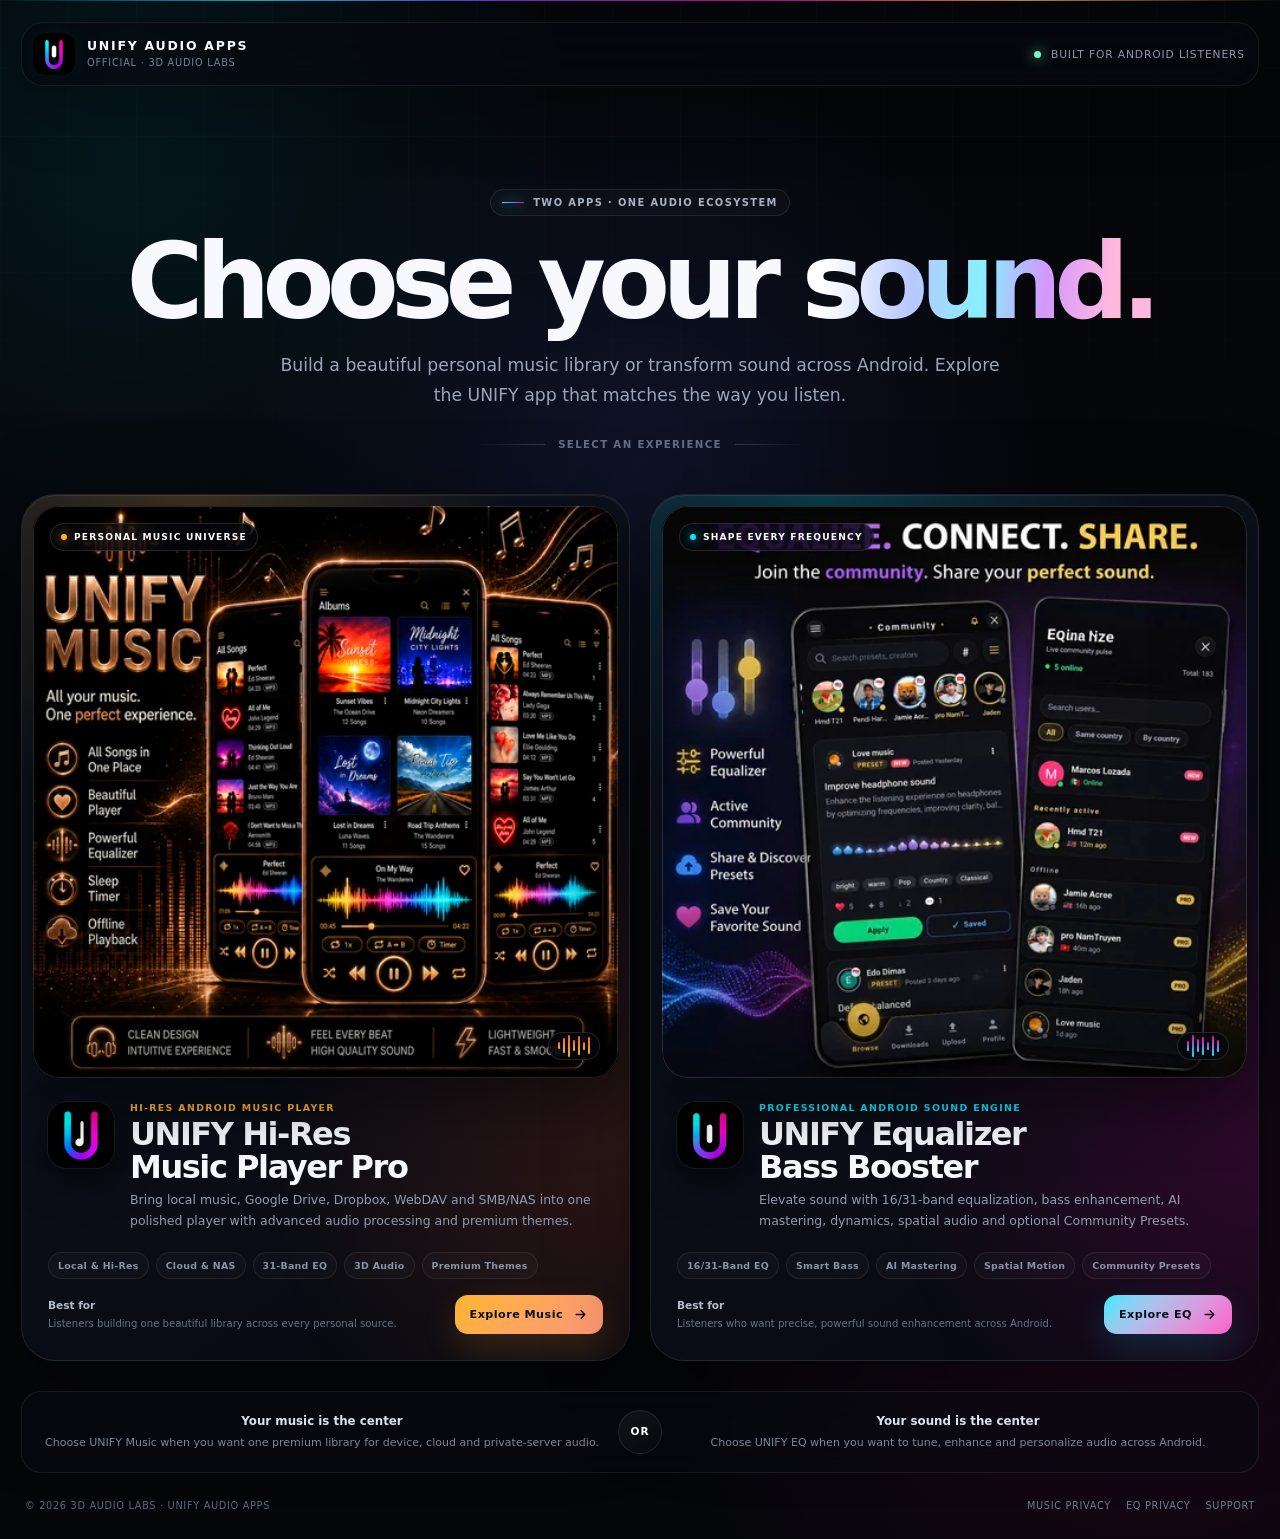
<file: index.html>
<!DOCTYPE html>

<html lang="en">
<head>
<!-- Google tag (gtag.js) -->
<script async src="https://www.googletagmanager.com/gtag/js?id=G-PK54RFYELC"></script>
<script>
  window.dataLayer = window.dataLayer || [];
  function gtag(){dataLayer.push(arguments);}
  gtag('js', new Date());
  gtag('config', 'G-PK54RFYELC');
</script>

<meta charset="utf-8"/>
<meta content="width=device-width,initial-scale=1,viewport-fit=cover" name="viewport"/>
<title>UNIFY Audio Apps — Music Player &amp; Equalizer for Android</title>
<meta content="Choose your UNIFY experience: a premium Hi-Res music player for local, cloud and NAS libraries, or a powerful Android equalizer with bass, 3D audio and Community Presets." name="description"/>
<meta content="index,follow,max-image-preview:large" name="robots"/>
<link href="https://unifyplayer.online/" rel="canonical"/>
<link href="favicon.ico?v=20260716-6" rel="icon" sizes="any"/>
<link href="favicon-32x32.png?v=20260716-6" rel="icon" sizes="32x32" type="image/png"/>
<link href="favicon-48x48.png?v=20260716-6" rel="icon" sizes="48x48" type="image/png"/>
<link href="apple-touch-icon.png?v=20260716-6" rel="apple-touch-icon" sizes="180x180"/>
<link href="site.webmanifest?v=20260716-6" rel="manifest"/>
<meta content="#05060a" name="theme-color"/>
<meta content="UNIFY Audio Apps" name="application-name"/>
<meta content="UNIFY Audio Apps" name="apple-mobile-web-app-title"/>
<meta content="website" property="og:type"/>
<meta content="UNIFY Audio Apps — Choose Your Sound" property="og:title"/>
<meta content="Explore UNIFY Hi-Res Music Player Pro and UNIFY Equalizer Bass Booster for Android." property="og:description"/>
<meta content="https://unifyplayer.online/" property="og:url"/>
<meta content="https://unifyplayer.online/unify-site-icon.png" property="og:image"/>
<meta content="512" property="og:image:width"/>
<meta content="512" property="og:image:height"/>
<meta content="summary_large_image" name="twitter:card"/>
<meta content="UNIFY Audio Apps — Choose Your Sound" name="twitter:title"/>
<meta content="Premium music playback or professional sound enhancement — choose the UNIFY app built for you." name="twitter:description"/>
<meta content="https://unifyplayer.online/unify-site-icon.png" name="twitter:image"/>
<script type="application/ld+json">{"@context":"https://schema.org","@graph":[{"@type":"WebSite","@id":"https://unifyplayer.online/#website","name":"UNIFY Audio Apps","url":"https://unifyplayer.online/","description":"Official home of UNIFY Hi-Res Music Player Pro and UNIFY Equalizer Bass Booster.","publisher":{"@id":"https://unifyplayer.online/#organization"}},{"@type":"Organization","@id":"https://unifyplayer.online/#organization","name":"3D Audio Labs","url":"https://unifyplayer.online/","logo":{"@type":"ImageObject","url":"https://unifyplayer.online/unify-site-icon.png","width":512,"height":512}},{"@type":"ItemList","name":"UNIFY Android Audio Apps","numberOfItems":2,"itemListElement":[{"@type":"ListItem","position":1,"item":{"@type":"SoftwareApplication","name":"UNIFY Hi-Res Music Player Pro","applicationCategory":"MultimediaApplication","operatingSystem":"Android","url":"https://unifyplayer.online/unify-music-home-page.html","image":"https://unifyplayer.online/unify-music-assets/images/unify-music-themes-player.webp","description":"A Hi-Res Android music player for local music, Google Drive, Dropbox, WebDAV and SMB/NAS libraries."}},{"@type":"ListItem","position":2,"item":{"@type":"SoftwareApplication","name":"UNIFY Equalizer Bass Booster","applicationCategory":"MultimediaApplication","operatingSystem":"Android","url":"https://unifyplayer.online/unify-eq-home-page.html","image":"https://unifyplayer.online/unify-eq-assets/images/unify-eq-graphic-equalizer.webp","description":"A professional Android equalizer with 31-band EQ, bass enhancement, AI mastering, 3D audio and Community Presets."}}]}]}</script>
<style>
    :root{
      color-scheme:dark;
      --bg:#05060a;
      --surface:#0b0e16;
      --text:#f7f9ff;
      --muted:#929bad;
      --line:rgba(255,255,255,.10);
      --cyan:#00eaff;
      --violet:#8e3bff;
      --pink:#ff00ad;
      --gold:#ffb52a;
      --green:#75f7c9;
      --mx:50%;
      --my:30%;
    }

    *{box-sizing:border-box}
    html{scroll-behavior:smooth}
    body{
      margin:0;
      min-height:100vh;
      overflow-x:hidden;
      color:var(--text);
      background:
        radial-gradient(circle at var(--mx) var(--my),rgba(82,118,255,.12),transparent 25rem),
        radial-gradient(circle at 10% 10%,rgba(0,234,255,.08),transparent 28rem),
        radial-gradient(circle at 90% 85%,rgba(255,0,173,.09),transparent 30rem),
        var(--bg);
      font-family:Inter,Manrope,ui-sans-serif,system-ui,-apple-system,BlinkMacSystemFont,"Segoe UI",sans-serif;
      -webkit-font-smoothing:antialiased;
      text-rendering:optimizeLegibility;
    }

    body::before{
      content:"";
      position:fixed;
      inset:0;
      z-index:-3;
      pointer-events:none;
      background-image:
        linear-gradient(rgba(255,255,255,.021) 1px,transparent 1px),
        linear-gradient(90deg,rgba(255,255,255,.021) 1px,transparent 1px);
      background-size:68px 68px;
      mask-image:linear-gradient(to bottom,rgba(0,0,0,.92),transparent 88%);
    }

    body::after{
      content:"";
      position:fixed;
      left:0;
      right:0;
      top:0;
      height:1px;
      z-index:10;
      background:linear-gradient(90deg,transparent,var(--cyan),var(--violet),var(--pink),var(--gold),transparent);
      opacity:.72;
    }

    a{color:inherit}
    img{display:block;max-width:100%}
    button,a{-webkit-tap-highlight-color:transparent}

    .site-shell{
      width:min(1500px,calc(100% - 42px));
      margin:auto;
      padding:22px 0 28px;
    }

    .topbar{
      min-height:64px;
      display:flex;
      align-items:center;
      justify-content:space-between;
      gap:20px;
      border:1px solid rgba(255,255,255,.075);
      border-radius:22px;
      padding:10px 13px 10px 11px;
      background:rgba(7,9,15,.62);
      backdrop-filter:blur(20px);
      box-shadow:0 20px 70px rgba(0,0,0,.24);
    }

    .brand{
      display:flex;
      align-items:center;
      gap:12px;
      min-width:0;
      text-decoration:none;
    }

    .brand img{
      width:42px;
      height:42px;
      border-radius:13px;
      box-shadow:0 8px 28px rgba(0,0,0,.42),0 0 20px rgba(0,234,255,.08);
    }

    .brand strong,.brand span{display:block}
    .brand strong{
      font-size:.78rem;
      letter-spacing:.14em;
      line-height:1;
    }
    .brand span{
      margin-top:5px;
      color:#778196;
      font-size:.61rem;
      letter-spacing:.08em;
    }

    .topbar-right{
      display:flex;
      align-items:center;
      gap:10px;
      color:#8f98aa;
      font-size:.67rem;
      letter-spacing:.08em;
      text-transform:uppercase;
    }

    .status-dot{
      width:7px;
      height:7px;
      border-radius:50%;
      background:var(--green);
      box-shadow:0 0 14px var(--green);
      animation:pulse 2.2s infinite;
    }

    .hero{
      padding:clamp(56px,8vw,106px) 0 44px;
      text-align:center;
      position:relative;
    }

    .eyebrow{
      display:inline-flex;
      align-items:center;
      gap:9px;
      padding:7px 11px;
      border:1px solid rgba(255,255,255,.09);
      border-radius:999px;
      color:#a8b0bf;
      background:rgba(255,255,255,.025);
      font-size:.62rem;
      font-weight:800;
      letter-spacing:.14em;
      text-transform:uppercase;
    }

    .eyebrow i{
      width:22px;
      height:1px;
      background:linear-gradient(90deg,var(--cyan),var(--pink));
      box-shadow:0 0 12px var(--cyan);
    }

    h1{
      max-width:1050px;
      margin:20px auto 20px;
      font-size:clamp(3.3rem,8.2vw,8.4rem);
      line-height:.89;
      letter-spacing:-.075em;
      font-weight:780;
    }

    h1 span{
      background:linear-gradient(96deg,#fff 8%,#b8c8ff 32%,#88efff 51%,#d497ff 69%,#ffb9dd 87%);
      -webkit-background-clip:text;
      background-clip:text;
      color:transparent;
    }

    .hero-copy{
      width:min(720px,100%);
      margin:0 auto;
      color:#9ca5b7;
      font-size:clamp(.9rem,1.4vw,1.08rem);
      line-height:1.75;
    }

    .choice-line{
      display:flex;
      align-items:center;
      justify-content:center;
      gap:13px;
      margin-top:28px;
      color:#667085;
      font-size:.64rem;
      font-weight:800;
      letter-spacing:.13em;
      text-transform:uppercase;
    }

    .choice-line::before,.choice-line::after{
      content:"";
      width:70px;
      height:1px;
      background:linear-gradient(90deg,transparent,rgba(255,255,255,.18));
    }
    .choice-line::after{transform:scaleX(-1)}

    .app-grid{
      display:grid;
      grid-template-columns:1fr 1fr;
      gap:20px;
      align-items:stretch;
      position:relative;
    }

    .app-card{
      --accent:var(--cyan);
      --accent2:var(--violet);
      position:relative;
      min-width:0;
      overflow:hidden;
      border:1px solid rgba(255,255,255,.09);
      border-radius:34px;
      background:
        linear-gradient(145deg,rgba(16,21,34,.93),rgba(7,9,16,.98));
      box-shadow:0 36px 100px rgba(0,0,0,.38);
      isolation:isolate;
      transition:transform .45s cubic-bezier(.2,.8,.2,1),border-color .35s,box-shadow .45s;
    }

    .app-card::before{
      content:"";
      position:absolute;
      inset:-1px;
      z-index:-2;
      border-radius:inherit;
      background:
        radial-gradient(circle at 28% 0%,color-mix(in srgb,var(--accent) 20%,transparent),transparent 34%),
        radial-gradient(circle at 100% 75%,color-mix(in srgb,var(--accent2) 15%,transparent),transparent 42%);
    }

    .app-card::after{
      content:"";
      position:absolute;
      inset:0;
      z-index:4;
      pointer-events:none;
      border-radius:inherit;
      box-shadow:inset 0 1px 0 rgba(255,255,255,.08);
    }

    .app-card.music{--accent:#ffb52a;--accent2:#ff5f2e}
    .app-card.eq{--accent:#00eaff;--accent2:#ff00ad}

    .card-link{
      display:grid;
      grid-template-rows:auto 1fr auto;
      height:100%;
      color:inherit;
      text-decoration:none;
      outline:none;
    }

    .card-link:focus-visible{
      box-shadow:inset 0 0 0 3px var(--accent);
      border-radius:34px;
    }

    .media{
      position:relative;
      margin:11px 11px 0;
      border-radius:26px;
      overflow:hidden;
      aspect-ratio:512/500;
      background:#030407;
      box-shadow:0 26px 65px rgba(0,0,0,.42);
    }

    .media::before{
      content:"";
      position:absolute;
      inset:0;
      z-index:2;
      pointer-events:none;
      box-shadow:
        inset 0 0 0 1px rgba(255,255,255,.14),
        inset 0 -90px 100px rgba(0,0,0,.22);
      border-radius:inherit;
    }

    .media picture{display:block;width:100%;height:100%}.media img{
      width:100%;
      height:100%;
      object-fit:cover;
      transition:transform .75s cubic-bezier(.2,.8,.2,1),filter .55s;
    }

    .media-badge{
      position:absolute;
      z-index:3;
      top:17px;
      left:17px;
      display:flex;
      align-items:center;
      gap:7px;
      padding:8px 10px;
      border:1px solid rgba(255,255,255,.13);
      border-radius:999px;
      background:rgba(4,6,11,.75);
      backdrop-filter:blur(16px);
      color:#fff;
      font-size:.57rem;
      font-weight:800;
      letter-spacing:.13em;
      text-transform:uppercase;
    }

    .media-badge i{
      width:6px;
      height:6px;
      border-radius:50%;
      background:var(--accent);
      box-shadow:0 0 12px var(--accent);
    }

    .visual-bars{
      position:absolute;
      right:18px;
      bottom:18px;
      z-index:3;
      height:28px;
      display:flex;
      align-items:center;
      gap:3px;
      padding:7px 9px;
      border:1px solid rgba(255,255,255,.12);
      border-radius:999px;
      background:rgba(4,6,11,.72);
      backdrop-filter:blur(14px);
    }

    .visual-bars span{
      width:2px;
      height:var(--h);
      border-radius:99px;
      background:linear-gradient(to top,var(--accent),var(--accent2));
      animation:eqbar 1.25s ease-in-out infinite alternate;
      animation-delay:var(--d);
      transform-origin:center;
    }

    .card-body{
      display:grid;
      grid-template-columns:auto 1fr;
      gap:16px;
      padding:24px 26px 16px;
      align-items:start;
    }

    .app-icon{
      width:66px;
      height:66px;
      border-radius:19px;
      box-shadow:
        0 16px 38px rgba(0,0,0,.42),
        0 0 0 1px rgba(255,255,255,.08);
    }

    .app-type{
      color:var(--accent);
      font-size:.59rem;
      font-weight:850;
      letter-spacing:.14em;
      text-transform:uppercase;
    }

    h2{
      margin:5px 0 7px;
      font-size:clamp(1.35rem,2.5vw,2.25rem);
      line-height:1.03;
      letter-spacing:-.045em;
    }

    .card-desc{
      margin:0;
      color:#929bad;
      font-size:.78rem;
      line-height:1.62;
    }

    .feature-row{
      grid-column:1/-1;
      display:flex;
      flex-wrap:wrap;
      gap:7px;
      margin-top:5px;
    }

    .feature-row span{
      padding:7px 9px;
      border:1px solid rgba(255,255,255,.075);
      border-radius:999px;
      background:rgba(255,255,255,.025);
      color:#8993a6;
      font-size:.59rem;
      font-weight:720;
      letter-spacing:.03em;
    }

    .card-footer{
      display:flex;
      align-items:center;
      justify-content:space-between;
      gap:14px;
      padding:0 26px 26px;
    }

    .best-for{
      color:#687287;
      font-size:.63rem;
      line-height:1.5;
    }

    .best-for strong{
      display:block;
      color:#b4bccb;
      font-size:.66rem;
      margin-bottom:2px;
    }

    .explore{
      flex:0 0 auto;
      display:inline-flex;
      align-items:center;
      gap:10px;
      padding:12px 15px;
      border-radius:13px;
      color:#071019;
      background:linear-gradient(135deg,var(--accent),color-mix(in srgb,var(--accent2) 65%,#fff));
      box-shadow:0 14px 35px color-mix(in srgb,var(--accent) 15%,transparent);
      font-size:.7rem;
      font-weight:900;
      letter-spacing:.04em;
    }

    .explore svg{
      width:15px;
      height:15px;
      transition:transform .3s;
    }

    .app-card:hover{
      transform:translateY(-8px);
      border-color:color-mix(in srgb,var(--accent) 35%,rgba(255,255,255,.1));
      box-shadow:
        0 44px 120px rgba(0,0,0,.48),
        0 0 60px color-mix(in srgb,var(--accent) 8%,transparent);
    }

    .app-card:hover .media picture{display:block;width:100%;height:100%}.media img{
      transform:scale(1.035);
      filter:saturate(1.06) contrast(1.02);
    }

    .app-card:hover .explore svg{transform:translateX(4px)}

    .guide{
      display:grid;
      grid-template-columns:1fr auto 1fr;
      align-items:center;
      gap:18px;
      margin:30px 0 4px;
      padding:18px 22px;
      border:1px solid rgba(255,255,255,.075);
      border-radius:20px;
      background:rgba(8,11,18,.5);
      color:#7d8799;
      text-align:center;
      font-size:.69rem;
      line-height:1.6;
      backdrop-filter:blur(16px);
    }

    .guide strong{
      display:block;
      color:#dce2ec;
      margin-bottom:3px;
      font-size:.74rem;
    }

    .guide-mark{
      width:44px;
      height:44px;
      display:grid;
      place-items:center;
      border:1px solid rgba(255,255,255,.09);
      border-radius:50%;
      background:linear-gradient(145deg,rgba(255,255,255,.06),rgba(255,255,255,.01));
      color:#fff;
      font-size:.66rem;
      font-weight:900;
      letter-spacing:.08em;
    }

    footer{
      display:flex;
      align-items:center;
      justify-content:space-between;
      gap:16px;
      padding:23px 4px 0;
      color:#5f697c;
      font-size:.61rem;
      letter-spacing:.07em;
      text-transform:uppercase;
    }

    .footer-links{display:flex;gap:15px}
    .footer-links a{
      color:#727d91;
      text-decoration:none;
      transition:color .2s;
    }
    .footer-links a:hover{color:#fff}

    @keyframes pulse{
      0%,100%{opacity:.55;transform:scale(.8)}
      50%{opacity:1;transform:scale(1.12)}
    }

    @keyframes eqbar{
      from{transform:scaleY(.45);opacity:.55}
      to{transform:scaleY(1);opacity:1}
    }

    @media(max-width:980px){
      .site-shell{width:min(100% - 24px,760px)}
      .app-grid{grid-template-columns:1fr}
      .hero{padding-top:60px}
      .app-card:hover{transform:translateY(-3px)}
      .guide{grid-template-columns:1fr}
      .guide-mark{margin:auto}
    }

    @media(max-width:620px){
      .site-shell{width:min(100% - 18px,520px);padding-top:9px}
      .topbar{border-radius:17px;padding:8px 10px}
      .brand img{width:37px;height:37px;border-radius:11px}
      .brand strong{font-size:.67rem}
      .brand span{font-size:.53rem}
      .topbar-right span:last-child{display:none}
      .hero{padding:48px 5px 32px}
      h1{font-size:clamp(3rem,17vw,4.9rem)}
      .hero-copy{font-size:.85rem}
      .app-card{border-radius:25px}
      .media{margin:8px 8px 0;border-radius:20px}
      .media-badge{top:12px;left:12px}
      .visual-bars{right:12px;bottom:12px}
      .card-body{grid-template-columns:auto 1fr;padding:20px 18px 14px;gap:13px}
      .app-icon{width:55px;height:55px;border-radius:16px}
      h2{font-size:1.45rem}
      .card-desc{font-size:.73rem}
      .card-footer{align-items:flex-end;padding:0 18px 20px}
      .best-for{max-width:165px}
      .explore{padding:11px 12px;font-size:.64rem}
      .guide{padding:17px 16px}
      footer{display:grid;justify-content:center;text-align:center}
      .footer-links{justify-content:center;flex-wrap:wrap}
    }

    @media(prefers-reduced-motion:reduce){
      *,*::before,*::after{scroll-behavior:auto!important;animation:none!important;transition:none!important}
      .app-card:hover{transform:none}
    }
  
.media picture{background:linear-gradient(135deg,rgba(255,255,255,.035),rgba(255,255,255,.012))}
.media img[alt]{color:#9aa4b5}
</style>
</head>
<body>
<div class="site-shell">
<header class="topbar">
<a aria-label="UNIFY Audio Apps home" class="brand" href="">
<img alt="" height="42" src="unify-site-icon.png" width="42"/>
<div>
<strong>UNIFY AUDIO APPS</strong>
<span>OFFICIAL · 3D AUDIO LABS</span>
</div>
</a>
<div class="topbar-right">
<span aria-hidden="true" class="status-dot"></span>
<span>Built for Android listeners</span>
</div>
</header>
<main>
<section aria-labelledby="page-title" class="hero">
<div class="eyebrow"><i aria-hidden="true"></i> Two apps · one audio ecosystem</div>
<h1 id="page-title">Choose your <span>sound.</span></h1>
<p class="hero-copy">
          Build a beautiful personal music library or transform sound across Android.
          Explore the UNIFY app that matches the way you listen.
        </p>
<div class="choice-line">Select an experience</div>
</section>
<section aria-label="Choose a UNIFY app" class="app-grid">
<article class="app-card music">
<a aria-label="Explore UNIFY Hi-Res Music Player Pro" class="card-link" href="unify-music-home-page.html">
<div class="media">
<picture><source srcset="unify-music-assets/images/unify-music-themes-player.webp" type="image/webp"/><img alt="UNIFY Hi-Res Music Player Pro showing albums, songs, waveform controls and Obsidian Gold theme" decoding="async" height="500" loading="eager" src="unify-music-assets/images/unify-music-themes-player.jpg" width="512"/></picture>
<div class="media-badge"><i aria-hidden="true"></i> Personal music universe</div>
<div aria-hidden="true" class="visual-bars">
<span style="--h:7px;--d:-.1s"></span>
<span style="--h:15px;--d:-.6s"></span>
<span style="--h:22px;--d:-.3s"></span>
<span style="--h:11px;--d:-.8s"></span>
<span style="--h:19px;--d:-.45s"></span>
<span style="--h:8px;--d:-.2s"></span>
<span style="--h:17px;--d:-.72s"></span>
</div>
</div>
<div class="card-body">
<img alt="" class="app-icon" height="66" src="unify-music-assets/images/unify-music-app-icon-192.png" width="66"/>
<div>
<div class="app-type">Hi-Res Android music player</div>
<h2>UNIFY Hi-Res<br/>Music Player Pro</h2>
<p class="card-desc">
                  Bring local music, Google Drive, Dropbox, WebDAV and SMB/NAS into one polished player with advanced audio processing and premium themes.
                </p>
</div>
<div aria-label="UNIFY Music highlights" class="feature-row">
<span>Local &amp; Hi-Res</span>
<span>Cloud &amp; NAS</span>
<span>31-Band EQ</span>
<span>3D Audio</span>
<span>Premium Themes</span>
</div>
</div>
<div class="card-footer">
<div class="best-for">
<strong>Best for</strong>
                Listeners building one beautiful library across every personal source.
              </div>
<span class="explore">
                Explore Music
                <svg aria-hidden="true" fill="none" stroke="currentColor" stroke-linecap="round" stroke-linejoin="round" stroke-width="2.2" viewbox="0 0 24 24">
<path d="M5 12h14M13 6l6 6-6 6"></path>
</svg>
</span>
</div>
</a>
</article>
<article class="app-card eq">
<a aria-label="Explore UNIFY Equalizer Bass Booster" class="card-link" href="unify-eq-home-page.html">
<div class="media">
<picture><source srcset="unify-eq-assets/images/unify-eq-community-presets.webp" type="image/webp"/><img alt="UNIFY Equalizer Bass Booster showing professional 16-band and 31-band graphic equalizer controls" decoding="async" height="500" loading="eager" src="unify-eq-assets/images/unify-eq-graphic-equalizer.webp" width="512"/></picture>
<div class="media-badge"><i aria-hidden="true"></i> Shape every frequency</div>
<div aria-hidden="true" class="visual-bars">
<span style="--h:10px;--d:-.5s"></span>
<span style="--h:22px;--d:-.18s"></span>
<span style="--h:13px;--d:-.75s"></span>
<span style="--h:18px;--d:-.35s"></span>
<span style="--h:8px;--d:-.62s"></span>
<span style="--h:20px;--d:-.25s"></span>
<span style="--h:12px;--d:-.9s"></span>
</div>
</div>
<div class="card-body">
<img alt="" class="app-icon" height="66" src="unify-eq-assets/images/unify-eq-app-icon-192.png" width="66"/>
<div>
<div class="app-type">Professional Android sound engine</div>
<h2>UNIFY Equalizer<br/>Bass Booster</h2>
<p class="card-desc">
                  Elevate sound with 16/31-band equalization, bass enhancement, AI mastering, dynamics, spatial audio and optional Community Presets.
                </p>
</div>
<div aria-label="UNIFY Equalizer highlights" class="feature-row">
<span>16/31-Band EQ</span>
<span>Smart Bass</span>
<span>AI Mastering</span>
<span>Spatial Motion</span>
<span>Community Presets</span>
</div>
</div>
<div class="card-footer">
<div class="best-for">
<strong>Best for</strong>
                Listeners who want precise, powerful sound enhancement across Android.
              </div>
<span class="explore">
                Explore EQ
                <svg aria-hidden="true" fill="none" stroke="currentColor" stroke-linecap="round" stroke-linejoin="round" stroke-width="2.2" viewbox="0 0 24 24">
<path d="M5 12h14M13 6l6 6-6 6"></path>
</svg>
</span>
</div>
</a>
</article>
</section>
<section aria-label="Quick app selection guide" class="guide">
<div>
<strong>Your music is the center</strong>
          Choose UNIFY Music when you want one premium library for device, cloud and private-server audio.
        </div>
<div class="guide-mark">OR</div>
<div>
<strong>Your sound is the center</strong>
          Choose UNIFY EQ when you want to tune, enhance and personalize audio across Android.
        </div>
</section>
</main>
<footer>
<span>© 2026 3D Audio Labs · UNIFY Audio Apps</span>
<nav aria-label="App legal pages" class="footer-links">
<a href="unify-music-privacy.html">Music Privacy</a>
<a href="unify-eq-privacy.html">EQ Privacy</a>
<a href="mailto:namtruyenpro95@gmail.com">Support</a>
</nav>
</footer>
</div>
<script>
    (() => {
      const root = document.documentElement;
      const reduceMotion = window.matchMedia('(prefers-reduced-motion: reduce)').matches;

      if (!reduceMotion) {
        window.addEventListener('pointermove', (event) => {
          root.style.setProperty('--mx', `${event.clientX}px`);
          root.style.setProperty('--my', `${event.clientY}px`);
        }, {passive:true});

        document.querySelectorAll('.app-card').forEach((card) => {
          card.addEventListener('pointermove', (event) => {
            if (window.innerWidth < 981) return;
            const rect = card.getBoundingClientRect();
            const rx = ((event.clientY - rect.top) / rect.height - .5) * -2.1;
            const ry = ((event.clientX - rect.left) / rect.width - .5) * 2.1;
            card.style.transform = `translateY(-8px) perspective(1200px) rotateX(${rx}deg) rotateY(${ry}deg)`;
          }, {passive:true});

          card.addEventListener('pointerleave', () => {
            card.style.transform = '';
          }, {passive:true});
        });
      }
    })();
  </script>
</body>
</html>
</file>
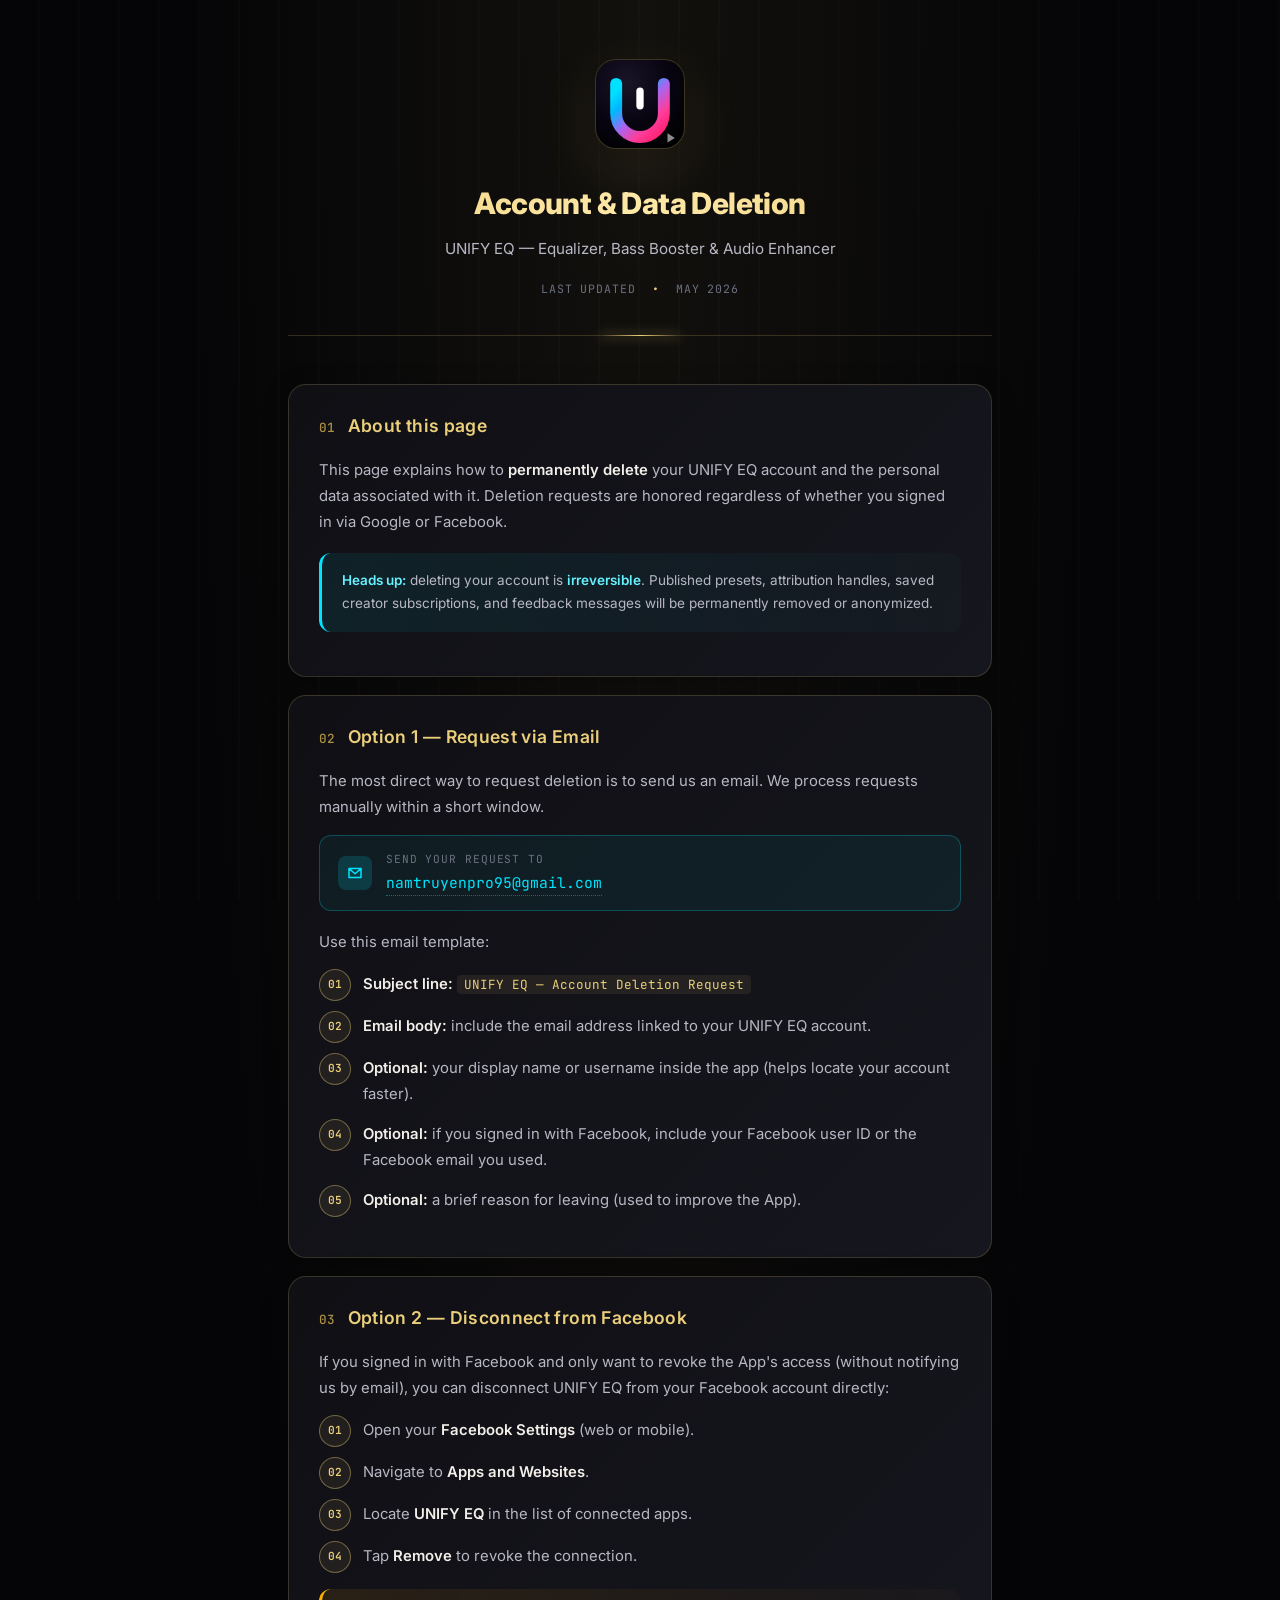
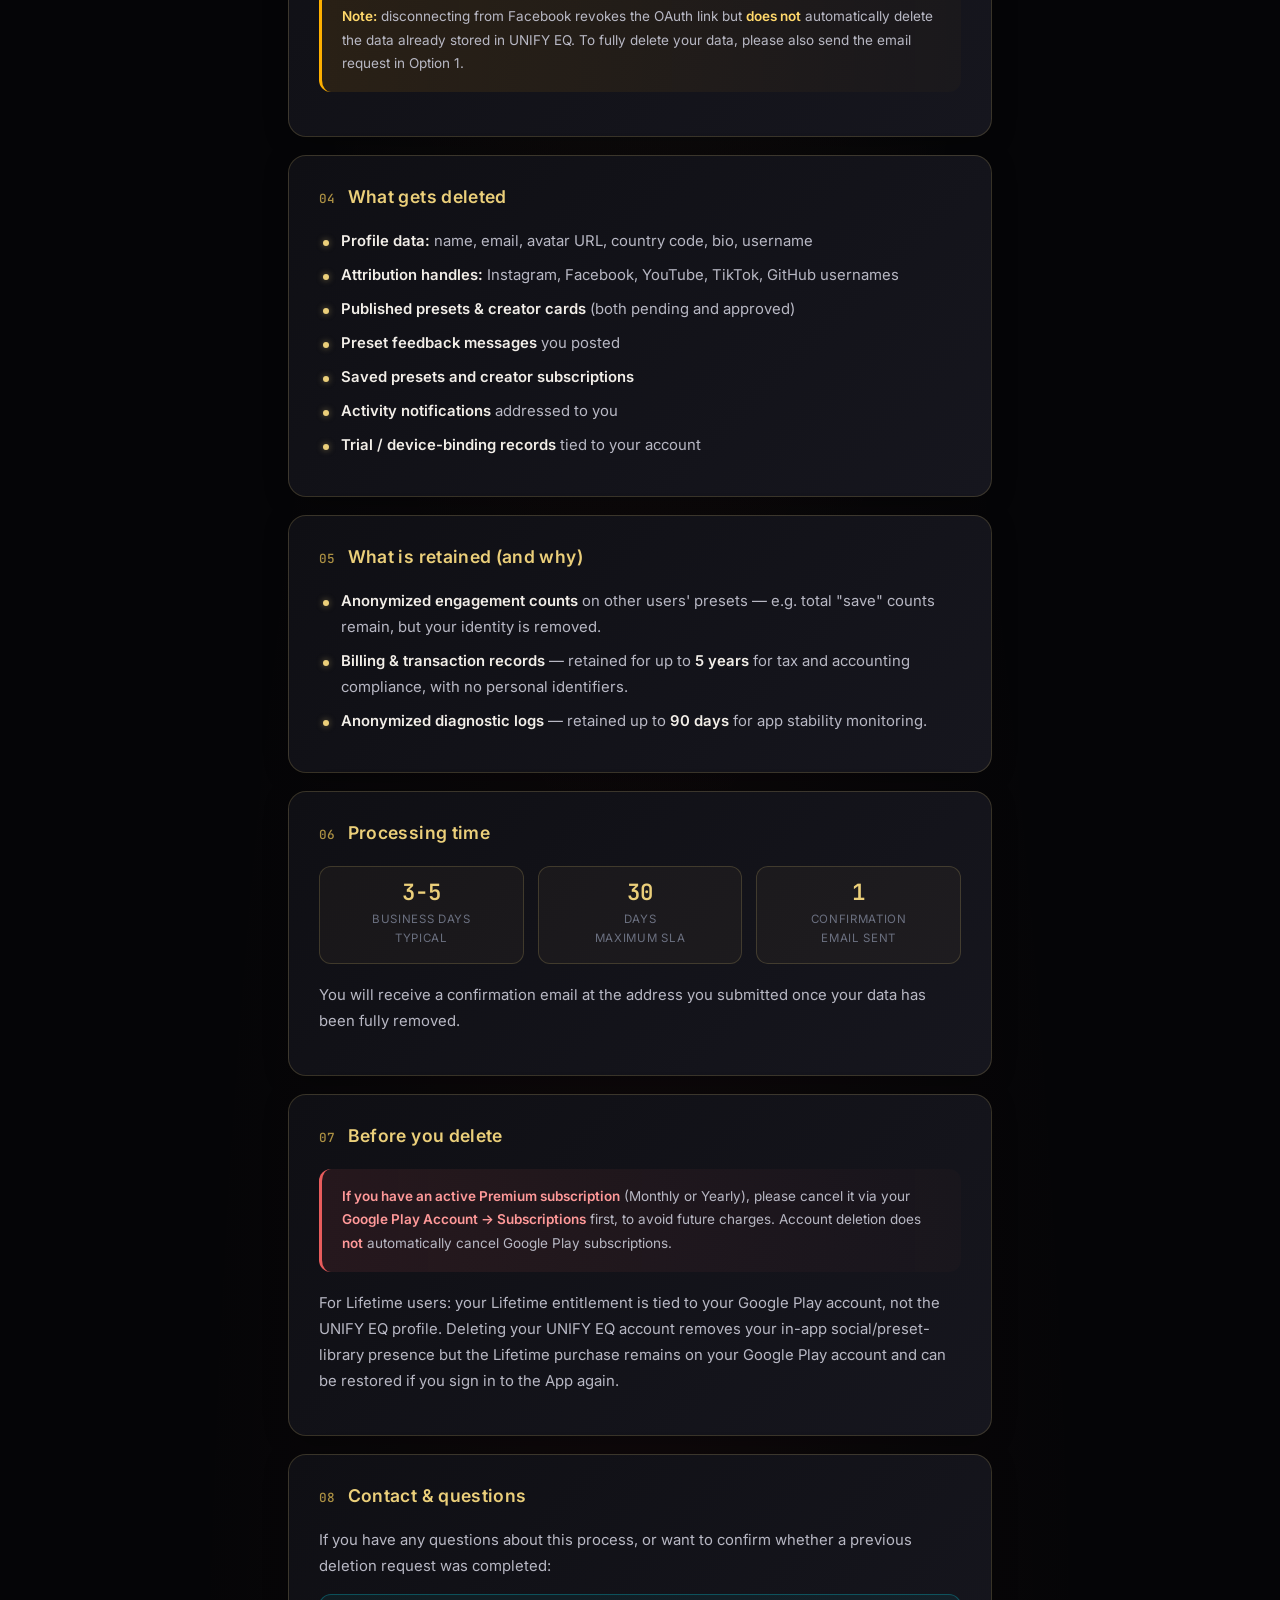
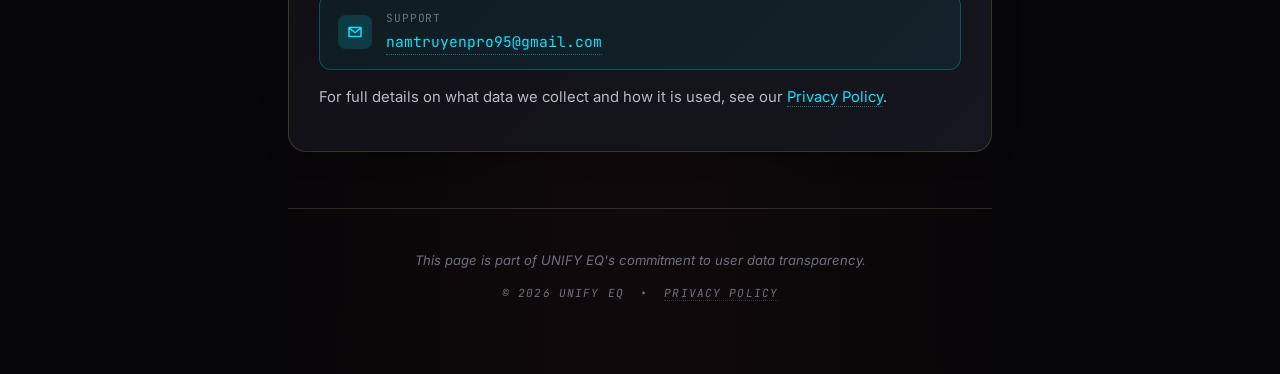
<file: delete-data.html>
<!DOCTYPE html>
<html lang="en">
<head>
    <meta charset="UTF-8">
    <meta name="viewport" content="width=device-width, initial-scale=1.0">
    <title>Data Deletion Instructions — UNIFY EQ</title>
    <link rel="icon" type="image/svg+xml" href="data:image/svg+xml;utf8,<svg xmlns='http://www.w3.org/2000/svg' viewBox='0 0 96 96'><defs><linearGradient id='g' x1='0.1' y1='0.05' x2='0.9' y2='0.95'><stop offset='0%25' stop-color='%2300E0FF'/><stop offset='22%25' stop-color='%2300B7FF'/><stop offset='50%25' stop-color='%23A865F0'/><stop offset='78%25' stop-color='%23FF3D9A'/><stop offset='100%25' stop-color='%23FF2477'/></linearGradient></defs><rect width='96' height='96' rx='22' fill='%23070410'/><path d='M22 26 V58 a26 26 0 0 0 52 0 V26' stroke='url(%23g)' stroke-width='13' stroke-linecap='round' fill='none'/><rect x='44' y='30' width='8' height='24' rx='4' fill='%23fff'/><path d='M78 80 L86 85 L78 90 Z' fill='%23fff' opacity='0.55'/></svg>">
    <link href="https://fonts.googleapis.com/css2?family=Inter:wght@300;400;500;600;700;800&family=JetBrains+Mono:wght@400;500&display=swap" rel="stylesheet">
    <style>
        :root {
            --gold:        #EBCF7A;
            --gold-deep:   #C9A84C;
            --cyan:        #00E5FF;
            --rose:        #D08540;
            --danger:      #E85C5C;
            --bg-base:     #050507;
            --bg-card:     #0F0F14;
            --bg-card-hi:  #16161E;
            --text-primary: #F2EEE8;
            --text-secondary: #B8B8C4;
            --text-muted:  #6B7080;
            --border:      rgba(235, 207, 122, 0.18);
        }
        * { box-sizing: border-box; }
        body {
            font-family: 'Inter', -apple-system, sans-serif;
            background: var(--bg-base);
            background-image:
                radial-gradient(ellipse at top, rgba(235, 207, 122, 0.06) 0%, transparent 50%),
                radial-gradient(ellipse at bottom, rgba(232, 92, 92, 0.05) 0%, transparent 50%);
            color: var(--text-primary);
            margin: 0;
            padding: 0;
            min-height: 100vh;
            line-height: 1.7;
            -webkit-font-smoothing: antialiased;
            position: relative;
            overflow-x: hidden;
        }
        body::before {
            content: '';
            position: fixed;
            inset: 0;
            background-image: repeating-linear-gradient(90deg, transparent 0, transparent 38px,
                rgba(235, 207, 122, 0.018) 38px, rgba(235, 207, 122, 0.018) 40px);
            pointer-events: none;
            z-index: 0;
        }
        .wrap { max-width: 760px; margin: 0 auto; padding: 60px 28px; position: relative; z-index: 1; }

        /* ─── Hero ─── */
        .hero {
            text-align: center; margin-bottom: 48px; padding-bottom: 36px;
            border-bottom: 1px solid var(--border); position: relative;
        }
        .hero::after {
            content: ''; position: absolute; bottom: -1px; left: 50%; transform: translateX(-50%);
            width: 80px; height: 1px;
            background: linear-gradient(90deg, transparent, var(--gold), transparent);
            box-shadow: 0 0 12px var(--gold);
        }
        .logo {
            width: 88px; height: 88px; border-radius: 20px; margin-bottom: 22px;
            box-shadow: 0 0 0 1px var(--border), 0 20px 60px rgba(235, 207, 122, 0.12),
                0 8px 24px rgba(0, 0, 0, 0.5);
            display: inline-block;
        }
        h1 {
            font-size: 1.85em; font-weight: 800; letter-spacing: -0.02em; margin: 0 0 8px;
            background: linear-gradient(135deg, var(--gold) 0%, #FFE9A8 50%, var(--gold) 100%);
            -webkit-background-clip: text; -webkit-text-fill-color: transparent; background-clip: text;
        }
        .hero-sub { color: var(--text-secondary); font-size: 0.95em; font-weight: 400; margin: 0; }
        .meta-line {
            margin-top: 16px; font-family: 'JetBrains Mono', monospace; font-size: 0.72em;
            color: var(--text-muted); letter-spacing: 0.08em; text-transform: uppercase;
        }
        .meta-line .dot { color: var(--gold); margin: 0 8px; }

        /* ─── Section card ─── */
        section {
            background: linear-gradient(135deg, var(--bg-card) 0%, var(--bg-card-hi) 100%);
            border: 1px solid var(--border);
            border-radius: 18px;
            padding: 26px 30px;
            margin-bottom: 18px;
            box-shadow: 0 4px 24px rgba(0, 0, 0, 0.3);
        }
        h2 {
            color: var(--gold); font-size: 1.1em; font-weight: 600;
            letter-spacing: 0.02em; margin: 0 0 16px;
            display: flex; align-items: baseline; gap: 12px;
        }
        h2 .num {
            font-family: 'JetBrains Mono', monospace; font-size: 0.72em;
            color: var(--gold-deep); opacity: 0.85; font-weight: 500;
        }
        p, li { color: var(--text-secondary); font-size: 0.93em; line-height: 1.75; }
        strong { color: var(--text-primary); font-weight: 600; }

        /* ─── Numbered steps (ordered list) ─── */
        ol {
            counter-reset: step;
            list-style: none;
            padding-left: 0;
            margin: 16px 0;
        }
        ol li {
            counter-increment: step;
            position: relative;
            padding-left: 44px;
            margin-bottom: 14px;
            min-height: 28px;
        }
        ol li::before {
            content: counter(step, decimal-leading-zero);
            position: absolute;
            left: 0;
            top: -2px;
            width: 30px;
            height: 30px;
            border-radius: 50%;
            background: rgba(235, 207, 122, 0.08);
            border: 1px solid rgba(235, 207, 122, 0.4);
            color: var(--gold);
            font-family: 'JetBrains Mono', monospace;
            font-size: 0.75em;
            font-weight: 600;
            display: flex;
            align-items: center;
            justify-content: center;
        }

        /* ─── Bullet ul ─── */
        ul { padding-left: 0; list-style: none; margin: 12px 0; }
        ul li { position: relative; padding-left: 22px; margin-bottom: 8px; }
        ul li::before {
            content: ''; position: absolute; left: 4px; top: 12px;
            width: 6px; height: 6px; border-radius: 50%;
            background: var(--gold); box-shadow: 0 0 6px rgba(235, 207, 122, 0.5);
        }

        /* ─── Links ─── */
        a {
            color: var(--cyan); text-decoration: none;
            border-bottom: 1px dotted rgba(0, 229, 255, 0.4);
            transition: all .2s;
        }
        a:hover { color: #66F1FF; border-bottom-color: var(--cyan); text-shadow: 0 0 8px rgba(0, 229, 255, 0.4); }

        /* ─── Email box (highlighted) ─── */
        .email-card {
            display: flex; align-items: center; gap: 14px;
            background: rgba(0, 229, 255, 0.06);
            border: 1px solid rgba(0, 229, 255, 0.25);
            border-radius: 12px;
            padding: 14px 18px;
            margin: 14px 0;
        }
        .email-card .icon {
            width: 34px; height: 34px; border-radius: 8px;
            display: flex; align-items: center; justify-content: center;
            background: rgba(0, 229, 255, 0.15);
            color: var(--cyan); flex-shrink: 0;
        }
        .email-card .icon svg { width: 18px; height: 18px; stroke: var(--cyan); stroke-width: 2; fill: none; }
        .email-card .text { display: flex; flex-direction: column; gap: 1px; min-width: 0; }
        .email-card .label {
            font-size: 0.7em; color: var(--text-muted); font-family: 'JetBrains Mono', monospace;
            letter-spacing: 0.08em; text-transform: uppercase;
        }
        .email-card .value {
            font-family: 'JetBrains Mono', monospace; font-size: 0.92em; color: var(--cyan);
            word-break: break-all;
        }

        code {
            font-family: 'JetBrains Mono', monospace;
            background: rgba(235, 207, 122, 0.08); color: var(--gold);
            padding: 1px 7px; border-radius: 4px; font-size: 0.85em;
        }

        /* ─── Callouts ─── */
        .callout {
            border-radius: 12px; padding: 16px 20px; margin: 18px 0;
            border-left: 3px solid; font-size: 0.91em;
        }
        .callout p { margin: 0; }
        .callout p + p { margin-top: 6px; }
        .callout-warn { background: linear-gradient(90deg, rgba(255, 165, 0, 0.1), rgba(255, 165, 0, 0.02)); border-left-color: #FFB000; }
        .callout-warn strong { color: #FFD86B; }
        .callout-info { background: linear-gradient(90deg, rgba(0, 229, 255, 0.08), rgba(0, 229, 255, 0.02)); border-left-color: var(--cyan); }
        .callout-info strong { color: #66F1FF; }
        .callout-danger { background: linear-gradient(90deg, rgba(232, 92, 92, 0.1), rgba(232, 92, 92, 0.02)); border-left-color: var(--danger); }
        .callout-danger strong { color: #FF9999; }

        /* ─── Timeline ─── */
        .timeline {
            display: flex; gap: 14px; flex-wrap: wrap; margin: 18px 0 4px;
        }
        .timeline-item {
            flex: 1; min-width: 140px;
            background: rgba(235, 207, 122, 0.04);
            border: 1px solid var(--border);
            border-radius: 12px;
            padding: 14px 16px;
            text-align: center;
        }
        .timeline-item .value {
            font-family: 'JetBrains Mono', monospace; font-size: 1.4em; color: var(--gold);
            font-weight: 600; line-height: 1;
        }
        .timeline-item .label {
            font-size: 0.72em; color: var(--text-muted); letter-spacing: 0.06em;
            text-transform: uppercase; margin-top: 6px;
        }

        /* ─── Footer ─── */
        footer {
            text-align: center; margin-top: 56px; padding-top: 28px;
            border-top: 1px solid var(--border);
        }
        footer p { font-size: 0.82em; color: var(--text-muted); font-style: italic; line-height: 1.6; }
        footer .copyright {
            font-family: 'JetBrains Mono', monospace; font-size: 0.7em;
            letter-spacing: 0.1em; text-transform: uppercase; margin-top: 14px;
        }
        footer a { color: var(--text-muted); border-bottom-color: rgba(107, 112, 128, 0.4); }
        footer a:hover { color: var(--gold); border-bottom-color: var(--gold); }

        @media (max-width: 640px) {
            .wrap { padding: 36px 18px; }
            .hero { margin-bottom: 32px; padding-bottom: 24px; }
            .logo { width: 76px; height: 76px; }
            h1 { font-size: 1.45em; }
            section { padding: 20px 18px; border-radius: 14px; }
            h2 { font-size: 1em; }
            ol li { padding-left: 38px; }
            ol li::before { width: 26px; height: 26px; font-size: 0.7em; }
            .timeline { flex-direction: column; }
        }
    </style>
</head>
<body>

<div class="wrap">

    <!-- ─── HERO ─── -->
    <div class="hero">
        <svg class="logo" viewBox="0 0 96 96" xmlns="http://www.w3.org/2000/svg" role="img" aria-label="UNIFY EQ">
            <defs>
                <linearGradient id="uniGrad" x1="0.1" y1="0.05" x2="0.9" y2="0.95">
                    <stop offset="0%" stop-color="#00E0FF"/>
                    <stop offset="22%" stop-color="#00B7FF"/>
                    <stop offset="50%" stop-color="#A865F0"/>
                    <stop offset="78%" stop-color="#FF3D9A"/>
                    <stop offset="100%" stop-color="#FF2477"/>
                </linearGradient>
                <radialGradient id="bgGlow" cx="0.35" cy="0.25" r="0.9">
                    <stop offset="0%" stop-color="#1A1428"/>
                    <stop offset="55%" stop-color="#070410"/>
                    <stop offset="100%" stop-color="#000"/>
                </radialGradient>
            </defs>
            <rect width="96" height="96" rx="22" fill="url(#bgGlow)"/>
            <path d="M 22 26 V 58 a 26 26 0 0 0 52 0 V 26"
                  stroke="url(#uniGrad)" stroke-width="13" stroke-linecap="round" fill="none"/>
            <rect x="44" y="30" width="8" height="24" rx="4" fill="#FFFFFF"/>
            <path d="M 78 80 L 86 85 L 78 90 Z" fill="#FFFFFF" opacity="0.55"/>
        </svg>
        <h1>Account &amp; Data Deletion</h1>
        <p class="hero-sub">UNIFY EQ &mdash; Equalizer, Bass Booster &amp; Audio Enhancer</p>
        <div class="meta-line">
            <span>Last updated</span>
            <span class="dot">&bull;</span>
            <span>May 2026</span>
        </div>
    </div>

    <!-- ─── 01 — Overview ─── -->
    <section>
        <h2><span class="num">01</span>About this page</h2>
        <p>This page explains how to <strong>permanently delete</strong> your UNIFY EQ account and the personal data associated with it. Deletion requests are honored regardless of whether you signed in via Google or Facebook.</p>
        <div class="callout callout-info">
            <p><strong>Heads up:</strong> deleting your account is <strong>irreversible</strong>. Published presets, attribution handles, saved creator subscriptions, and feedback messages will be permanently removed or anonymized.</p>
        </div>
    </section>

    <!-- ─── 02 — Option 1: Email ─── -->
    <section>
        <h2><span class="num">02</span>Option 1 &mdash; Request via Email</h2>
        <p>The most direct way to request deletion is to send us an email. We process requests manually within a short window.</p>

        <div class="email-card">
            <div class="icon">
                <svg viewBox="0 0 24 24"><path d="M4 6h16v12H4z M4 6l8 7 8-7" stroke-linejoin="round"/></svg>
            </div>
            <div class="text">
                <span class="label">Send your request to</span>
                <a href="mailto:namtruyenpro95@gmail.com?subject=UNIFY%20EQ%20%E2%80%94%20Account%20Deletion%20Request"
                   class="value">namtruyenpro95@gmail.com</a>
            </div>
        </div>

        <p style="margin-top: 18px;">Use this email template:</p>
        <ol>
            <li><strong>Subject line:</strong> <code>UNIFY EQ &mdash; Account Deletion Request</code></li>
            <li><strong>Email body:</strong> include the email address linked to your UNIFY EQ account.</li>
            <li><strong>Optional:</strong> your display name or username inside the app (helps locate your account faster).</li>
            <li><strong>Optional:</strong> if you signed in with Facebook, include your Facebook user ID or the Facebook email you used.</li>
            <li><strong>Optional:</strong> a brief reason for leaving (used to improve the App).</li>
        </ol>
    </section>

    <!-- ─── 03 — Option 2: Facebook -->
    <section>
        <h2><span class="num">03</span>Option 2 &mdash; Disconnect from Facebook</h2>
        <p>If you signed in with Facebook and only want to revoke the App's access (without notifying us by email), you can disconnect UNIFY EQ from your Facebook account directly:</p>
        <ol>
            <li>Open your <strong>Facebook Settings</strong> (web or mobile).</li>
            <li>Navigate to <strong>Apps and Websites</strong>.</li>
            <li>Locate <strong>UNIFY EQ</strong> in the list of connected apps.</li>
            <li>Tap <strong>Remove</strong> to revoke the connection.</li>
        </ol>
        <div class="callout callout-warn">
            <p><strong>Note:</strong> disconnecting from Facebook revokes the OAuth link but <strong>does not</strong> automatically delete the data already stored in UNIFY EQ. To fully delete your data, please also send the email request in Option 1.</p>
        </div>
    </section>

    <!-- ─── 04 — What gets deleted -->
    <section>
        <h2><span class="num">04</span>What gets deleted</h2>
        <ul>
            <li><strong>Profile data:</strong> name, email, avatar URL, country code, bio, username</li>
            <li><strong>Attribution handles:</strong> Instagram, Facebook, YouTube, TikTok, GitHub usernames</li>
            <li><strong>Published presets &amp; creator cards</strong> (both pending and approved)</li>
            <li><strong>Preset feedback messages</strong> you posted</li>
            <li><strong>Saved presets and creator subscriptions</strong></li>
            <li><strong>Activity notifications</strong> addressed to you</li>
            <li><strong>Trial / device-binding records</strong> tied to your account</li>
        </ul>
    </section>

    <!-- ─── 05 — What is retained -->
    <section>
        <h2><span class="num">05</span>What is retained (and why)</h2>
        <ul>
            <li><strong>Anonymized engagement counts</strong> on other users' presets &mdash; e.g. total "save" counts remain, but your identity is removed.</li>
            <li><strong>Billing &amp; transaction records</strong> &mdash; retained for up to <strong>5 years</strong> for tax and accounting compliance, with no personal identifiers.</li>
            <li><strong>Anonymized diagnostic logs</strong> &mdash; retained up to <strong>90 days</strong> for app stability monitoring.</li>
        </ul>
    </section>

    <!-- ─── 06 — Processing time -->
    <section>
        <h2><span class="num">06</span>Processing time</h2>
        <div class="timeline">
            <div class="timeline-item">
                <div class="value">3-5</div>
                <div class="label">Business days<br>typical</div>
            </div>
            <div class="timeline-item">
                <div class="value">30</div>
                <div class="label">Days<br>maximum SLA</div>
            </div>
            <div class="timeline-item">
                <div class="value">1</div>
                <div class="label">Confirmation<br>email sent</div>
            </div>
        </div>
        <p style="margin-top: 18px;">You will receive a confirmation email at the address you submitted once your data has been fully removed.</p>
    </section>

    <!-- ─── 07 — Before you delete -->
    <section>
        <h2><span class="num">07</span>Before you delete</h2>
        <div class="callout callout-danger">
            <p><strong>If you have an active Premium subscription</strong> (Monthly or Yearly), please cancel it via your <strong>Google Play Account &rarr; Subscriptions</strong> first, to avoid future charges. Account deletion does <strong>not</strong> automatically cancel Google Play subscriptions.</p>
        </div>
        <p>For Lifetime users: your Lifetime entitlement is tied to your Google Play account, not the UNIFY EQ profile. Deleting your UNIFY EQ account removes your in-app social/preset-library presence but the Lifetime purchase remains on your Google Play account and can be restored if you sign in to the App again.</p>
    </section>

    <!-- ─── 08 — Contact -->
    <section>
        <h2><span class="num">08</span>Contact &amp; questions</h2>
        <p>If you have any questions about this process, or want to confirm whether a previous deletion request was completed:</p>
        <div class="email-card">
            <div class="icon">
                <svg viewBox="0 0 24 24"><path d="M4 6h16v12H4z M4 6l8 7 8-7" stroke-linejoin="round"/></svg>
            </div>
            <div class="text">
                <span class="label">Support</span>
                <a href="mailto:namtruyenpro95@gmail.com" class="value">namtruyenpro95@gmail.com</a>
            </div>
        </div>
        <p style="margin-top: 14px;">For full details on what data we collect and how it is used, see our <a href="https://buitruyenpro.github.io/unify-eq-policy/">Privacy Policy</a>.</p>
    </section>

    <footer>
        <p>This page is part of UNIFY EQ's commitment to user data transparency.</p>
        <p class="copyright">
            &copy; 2026 UNIFY EQ &nbsp;&bull;&nbsp;
            <a href="https://buitruyenpro.github.io/unify-eq-policy/">Privacy Policy</a>
        </p>
    </footer>

</div>

</body>
</html>
</file>
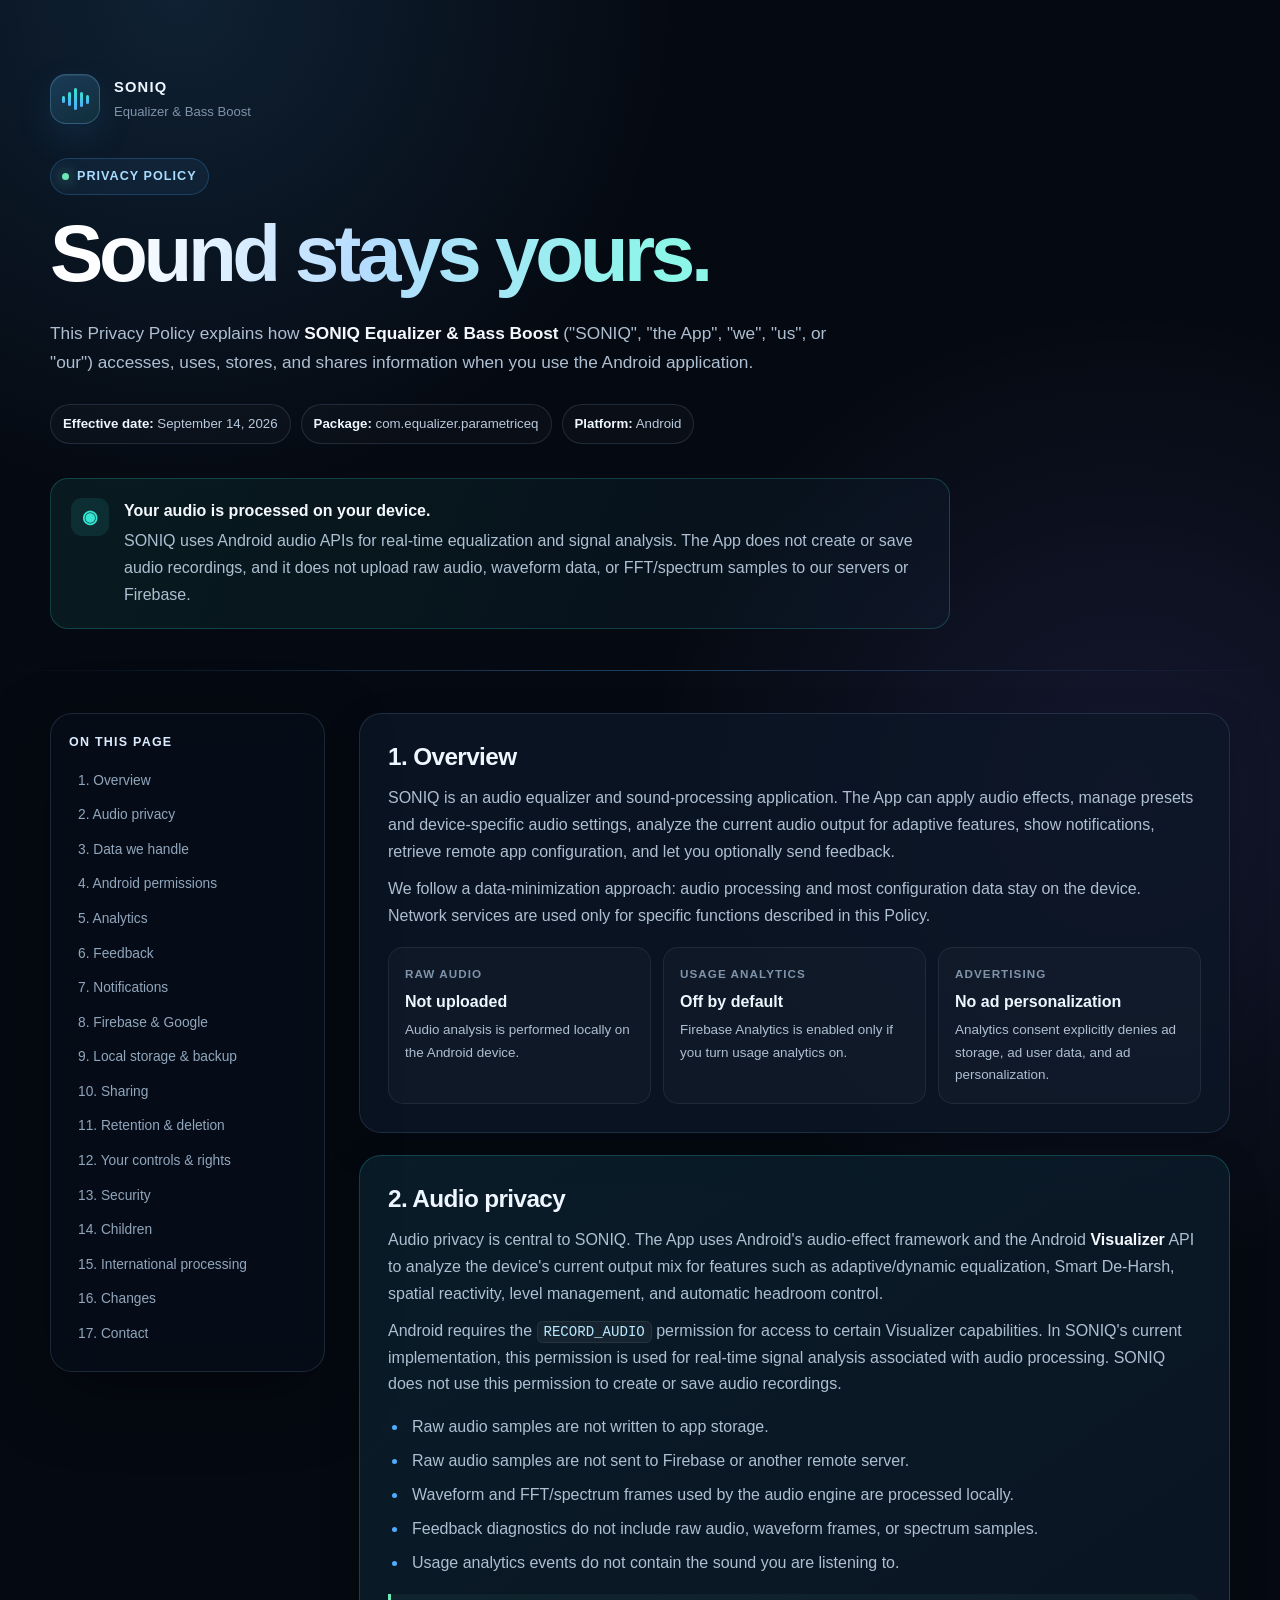
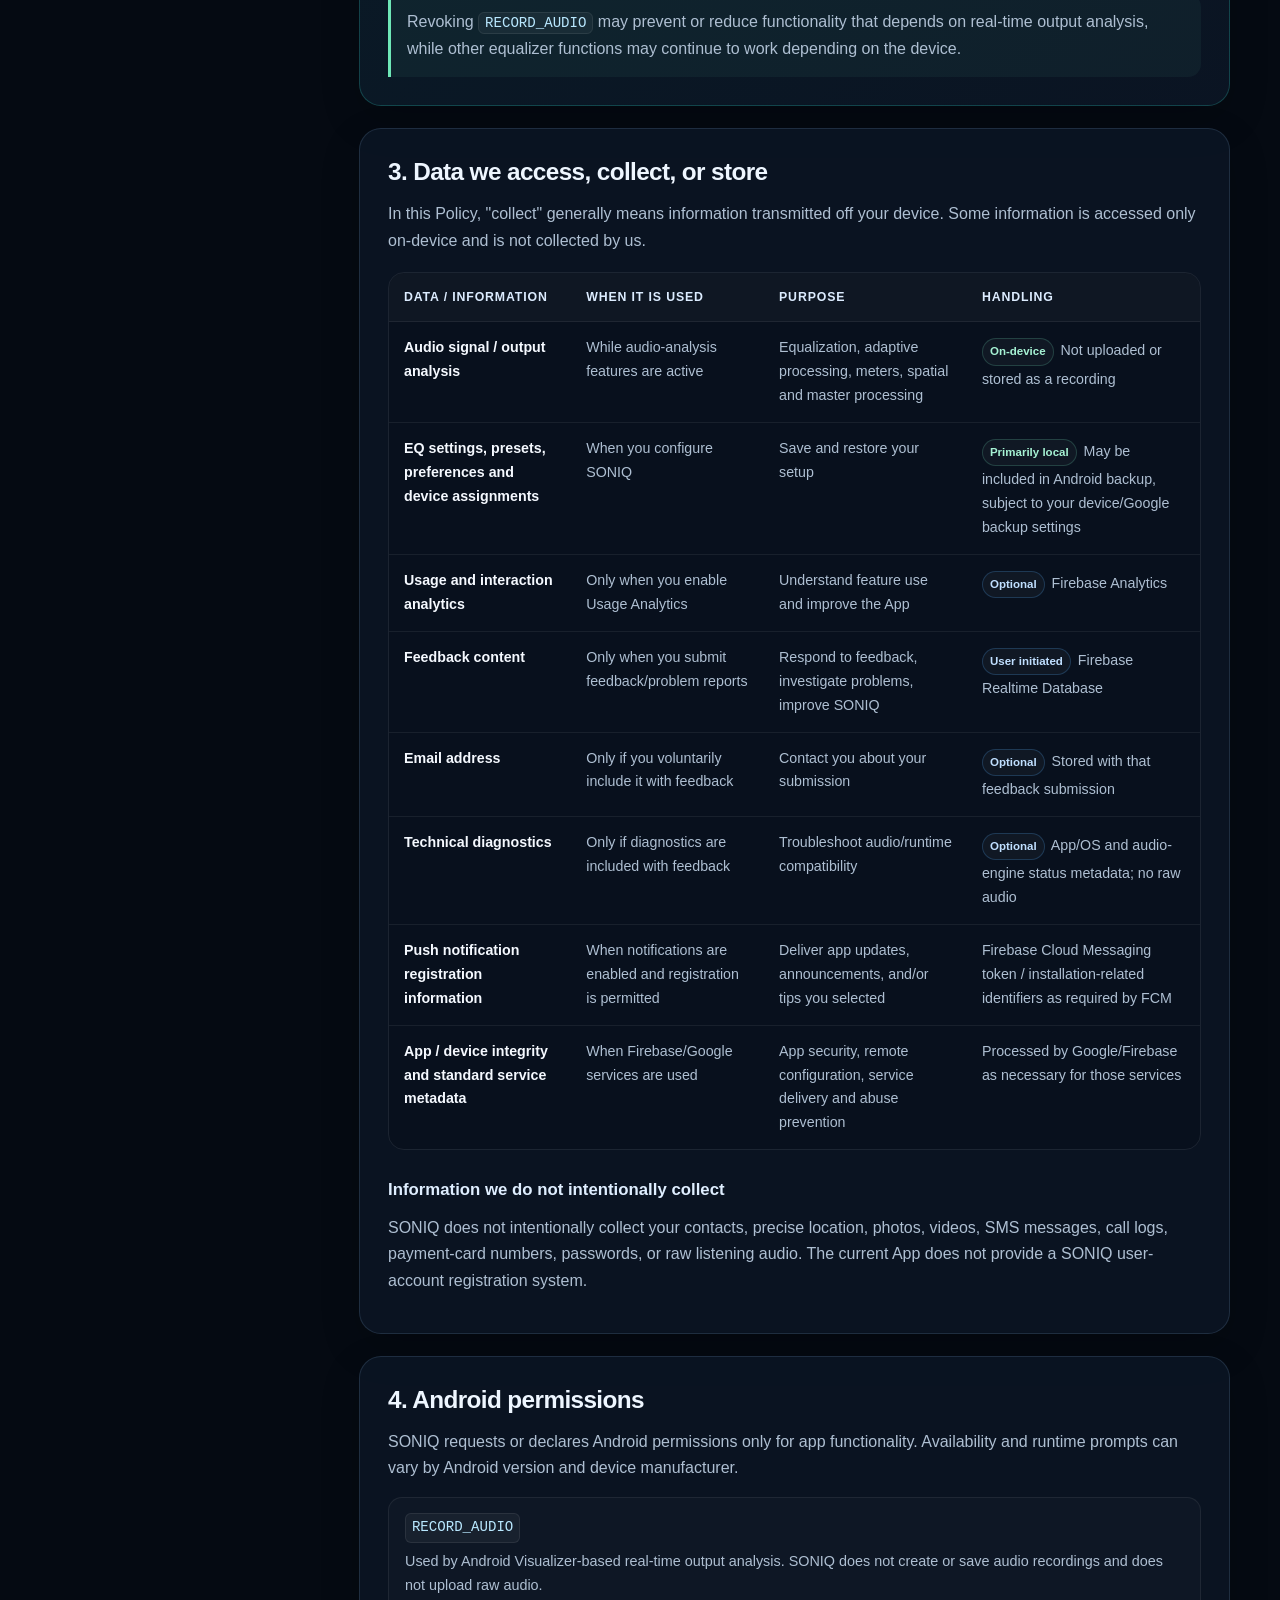
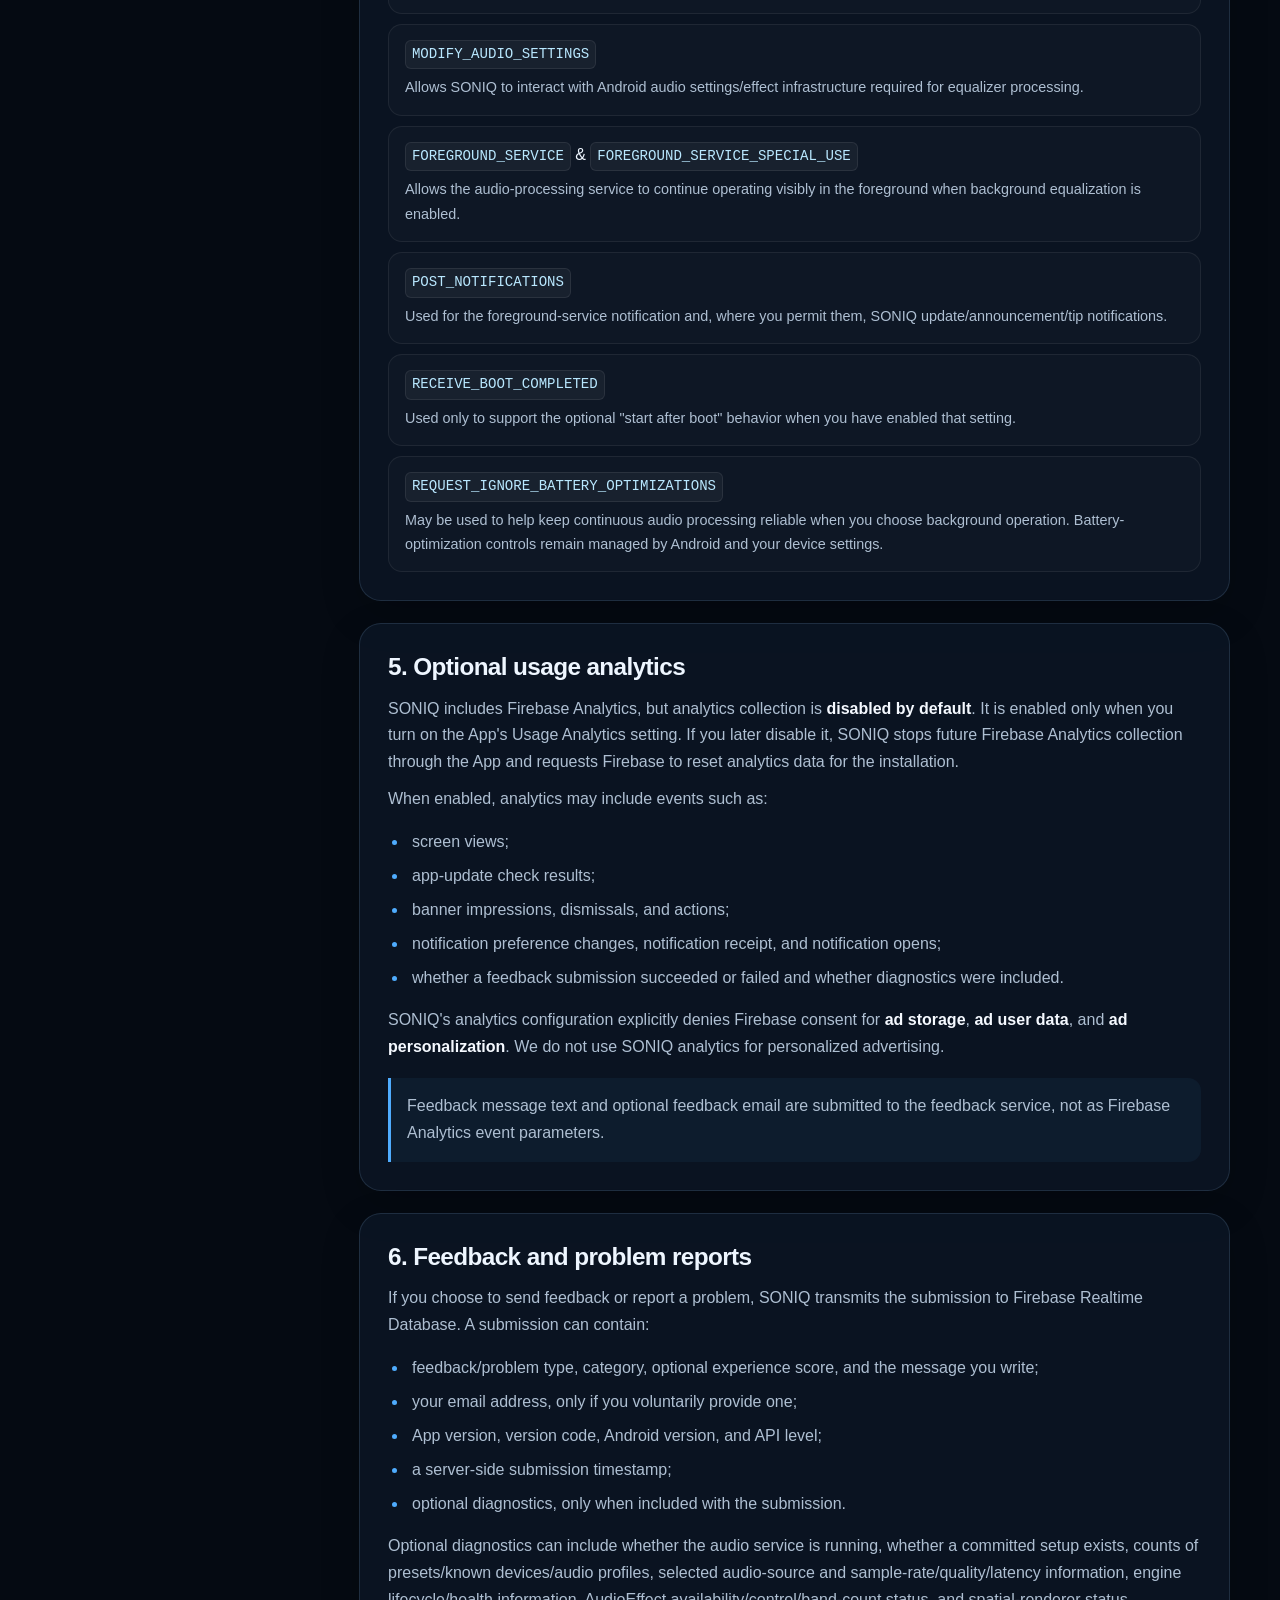
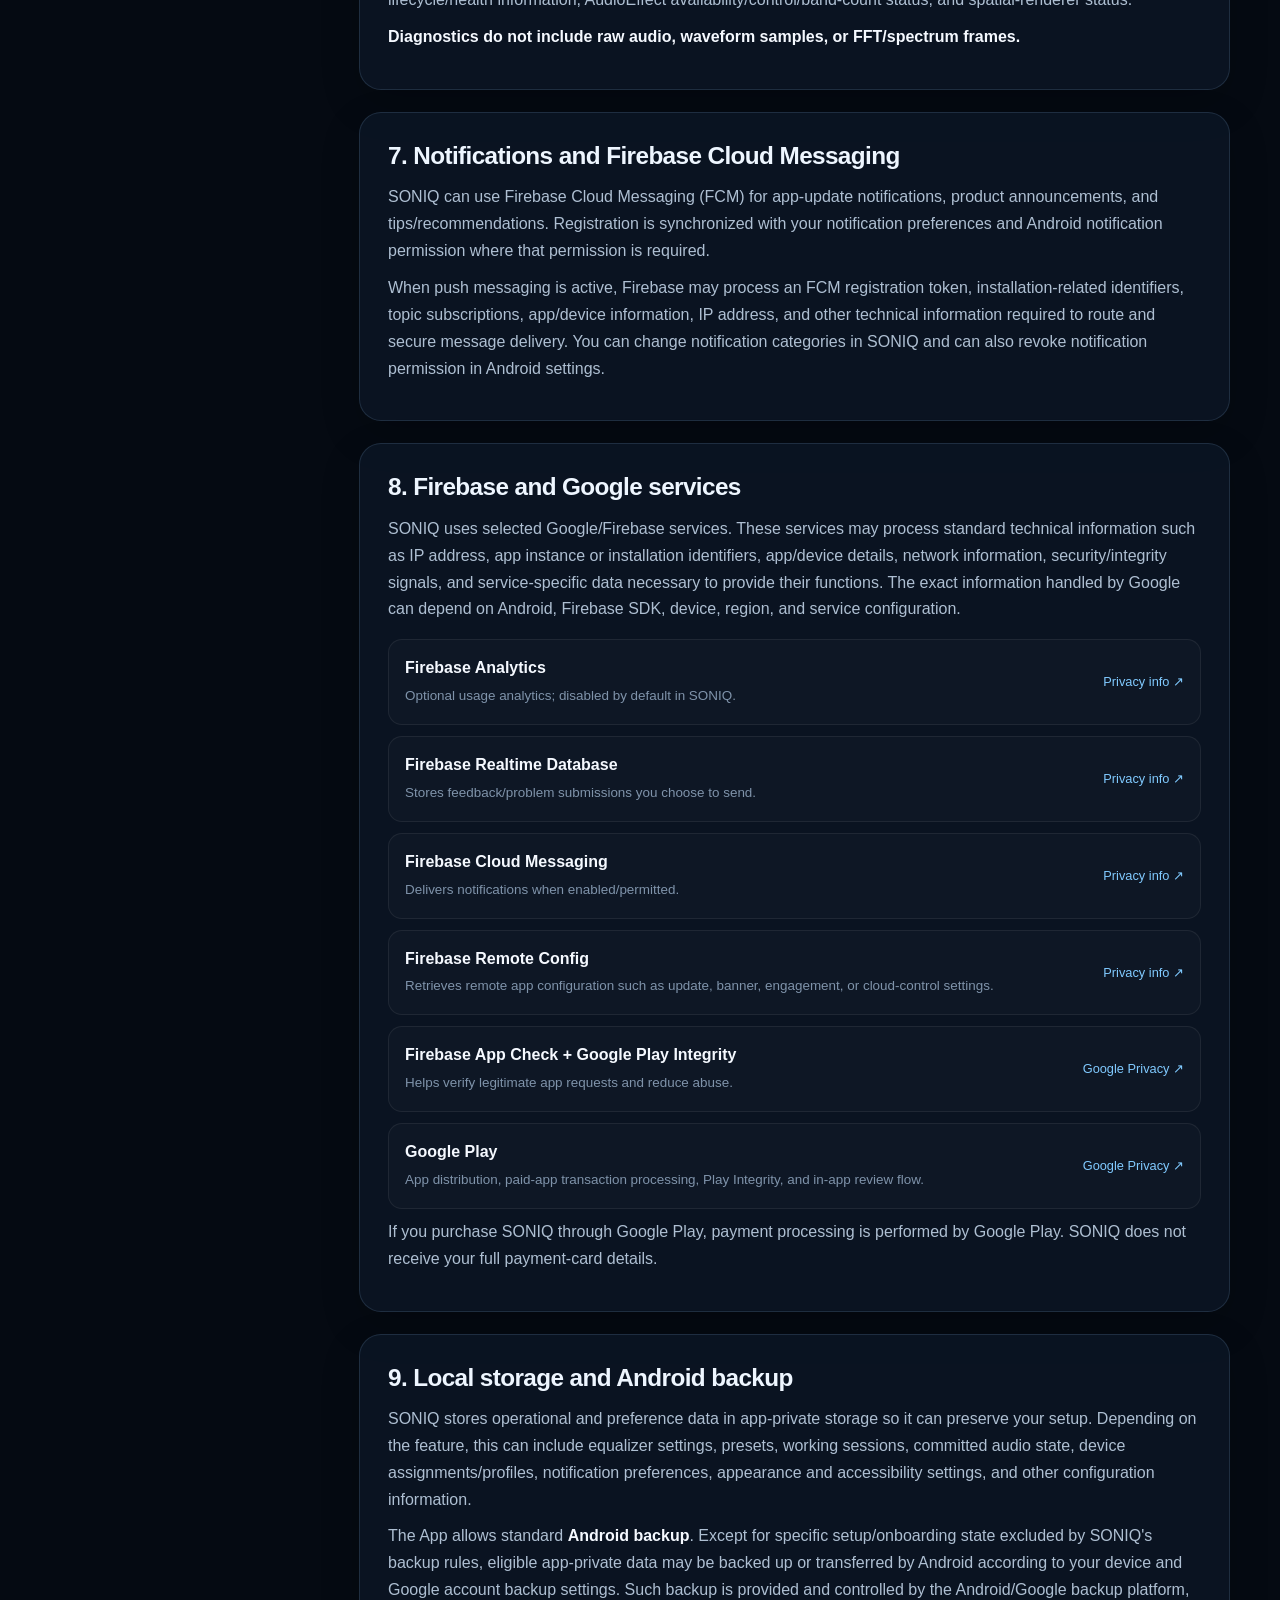
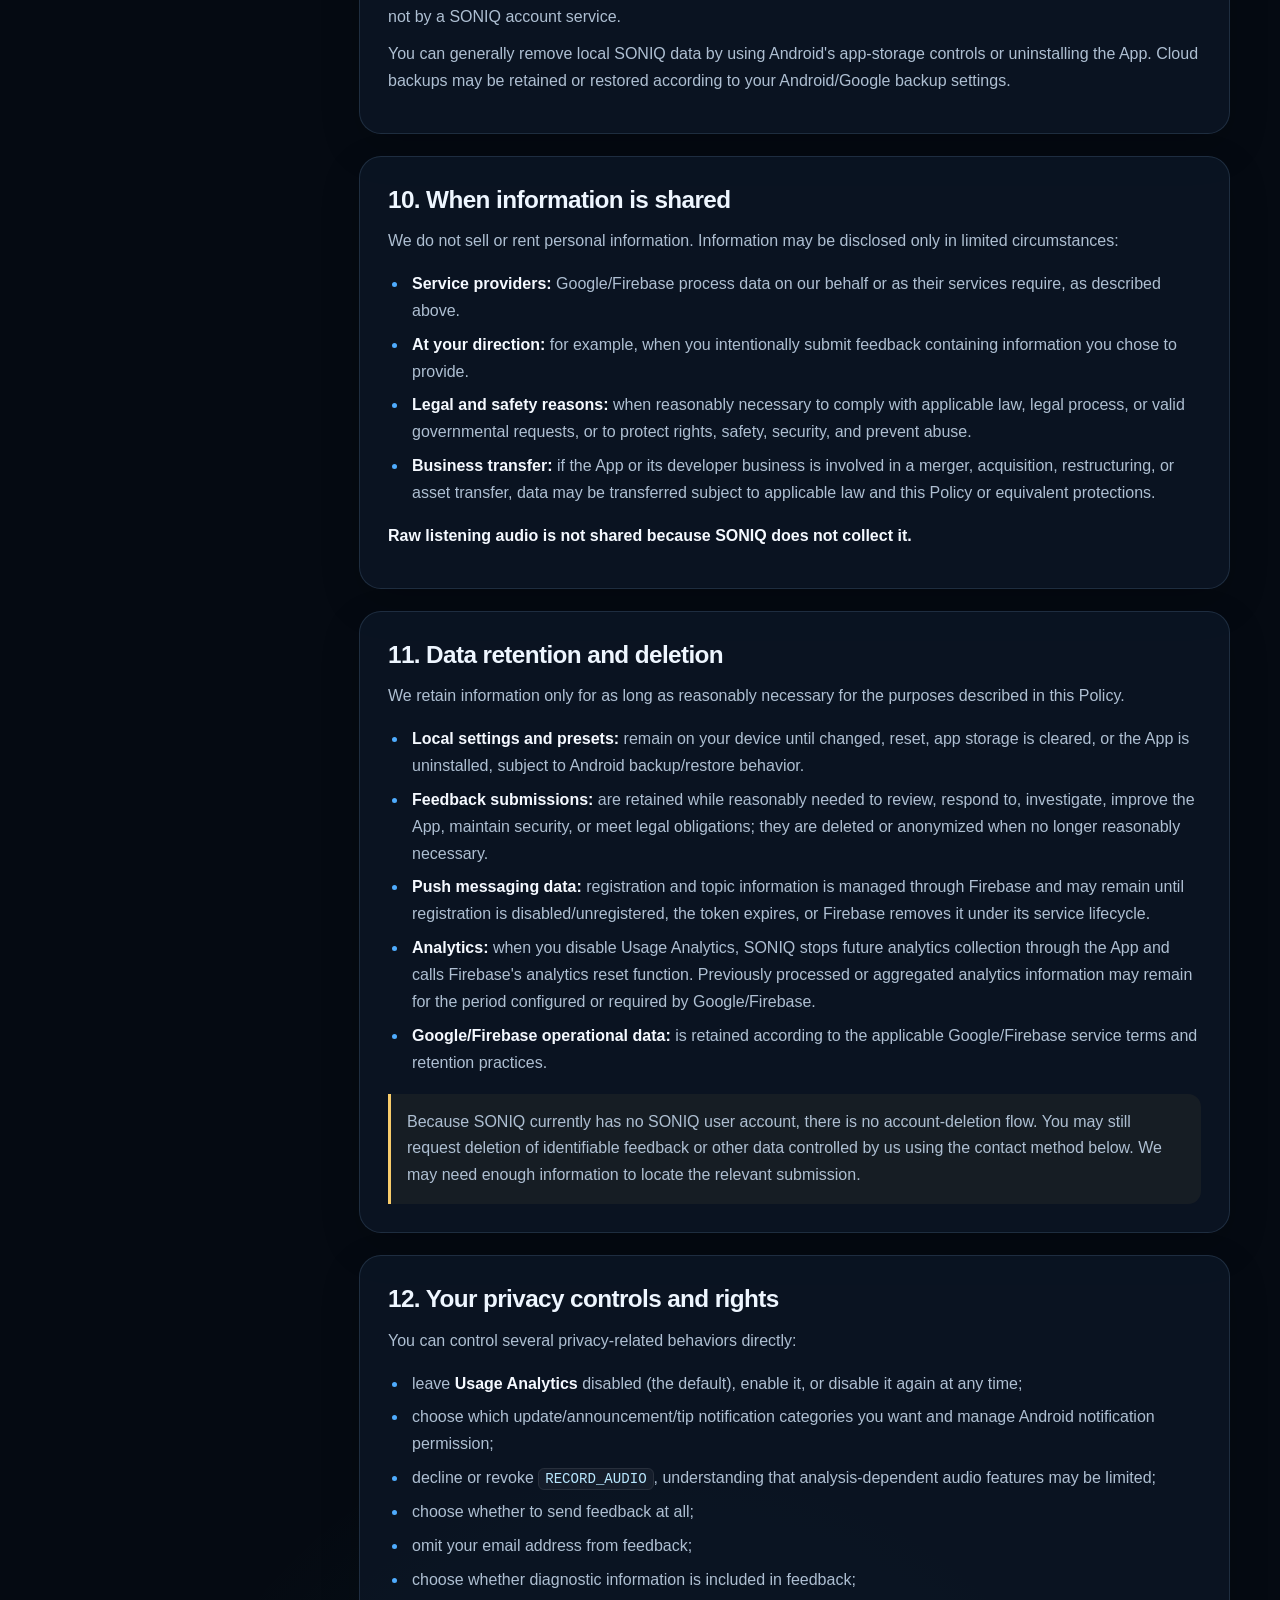
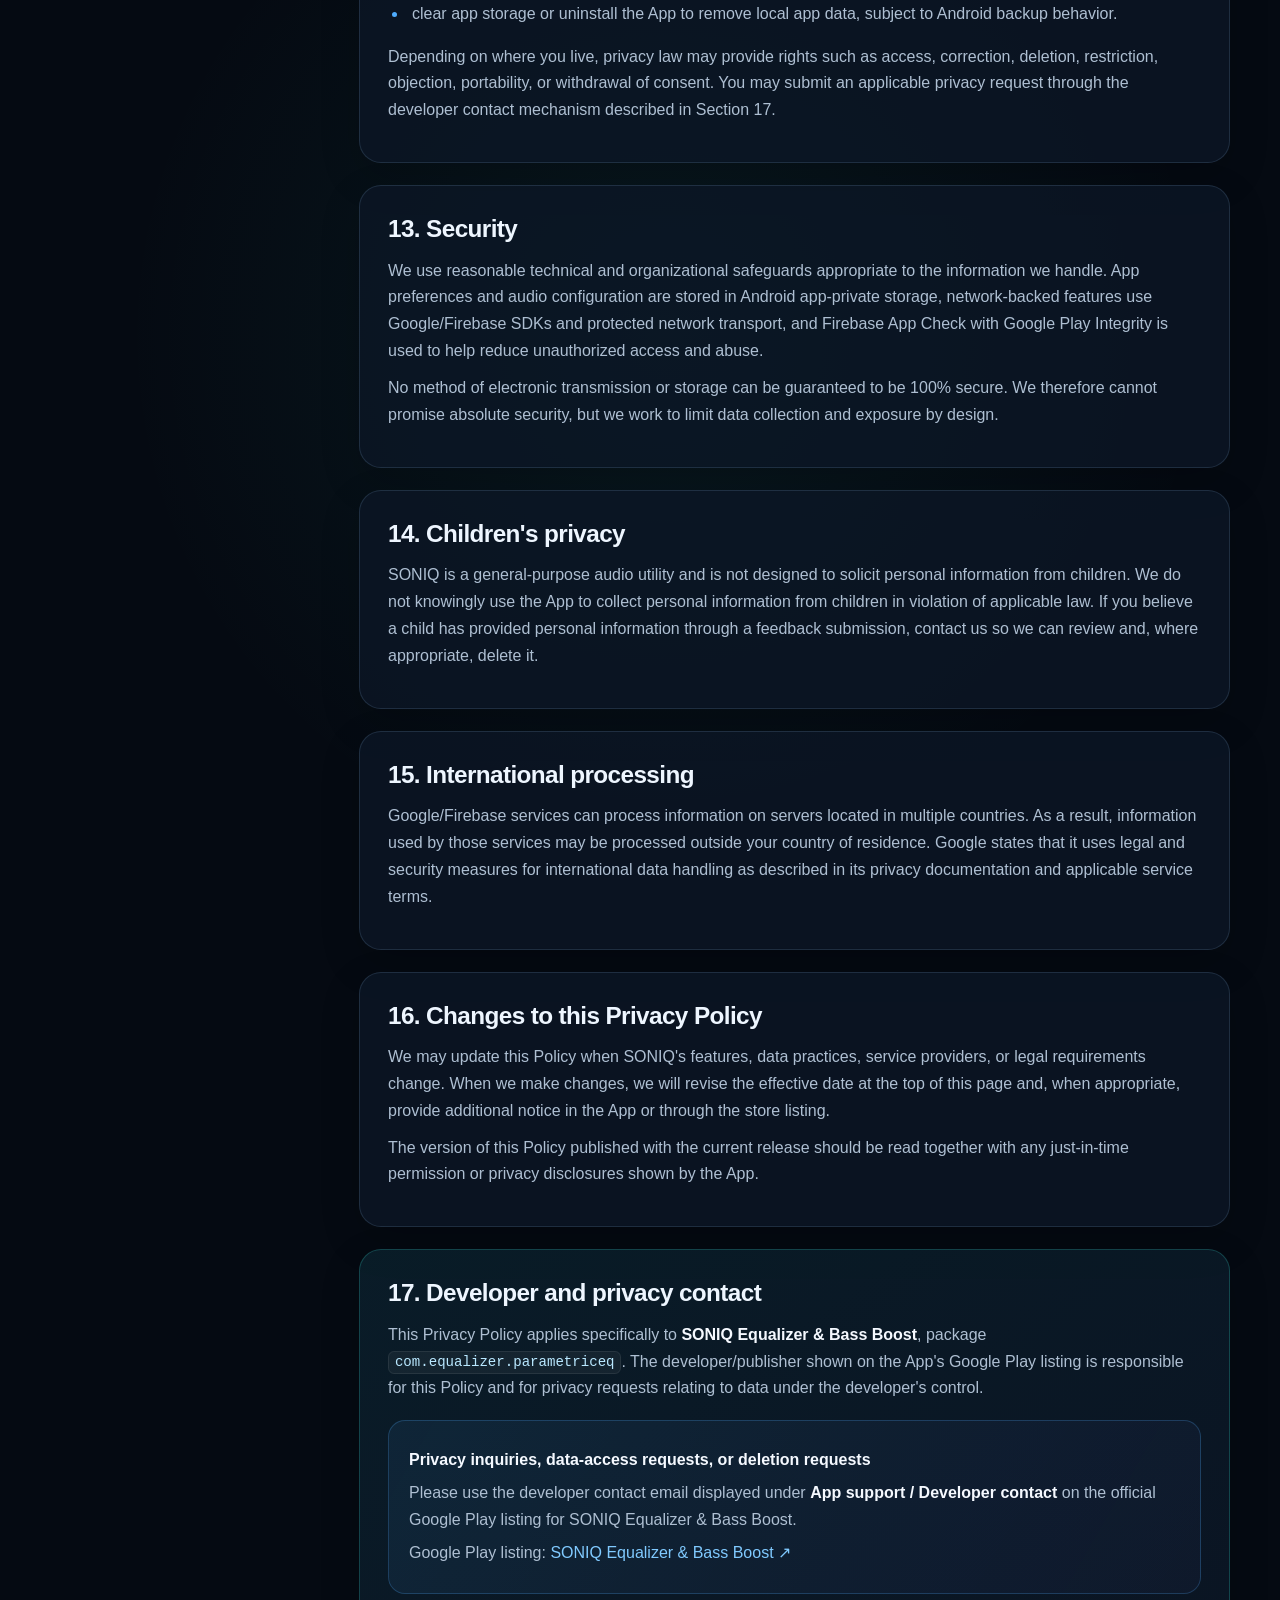
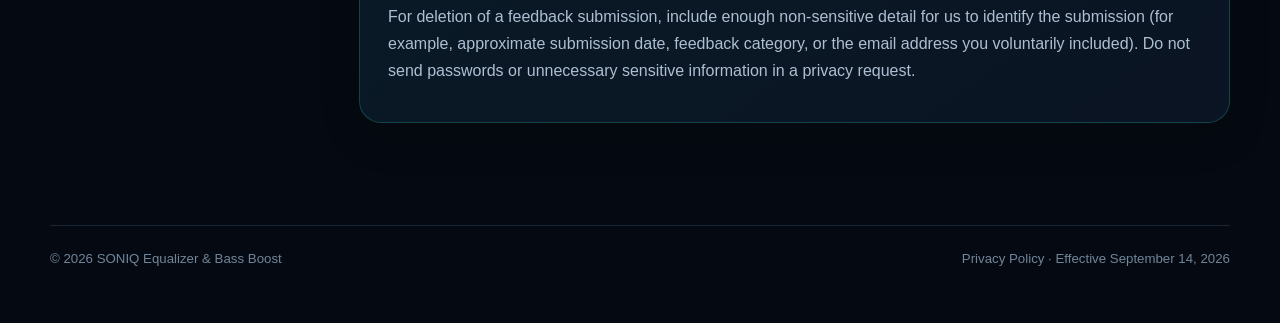
<file: policy-soniq.html>
<!doctype html>
<html lang="en">
<head>
  <meta charset="utf-8">
  <meta name="viewport" content="width=device-width, initial-scale=1">
  <meta name="color-scheme" content="dark">
  <meta name="theme-color" content="#08111f">
  <meta name="description" content="Privacy Policy for SONIQ Equalizer & Bass Boost, package com.equalizer.parametriceq.">
  <title>Privacy Policy | SONIQ Equalizer &amp; Bass Boost</title>
  <style>
    :root {
      --bg: #050a12;
      --panel: rgba(12, 23, 39, 0.76);
      --panel-strong: #0c1727;
      --panel-soft: rgba(255,255,255,0.035);
      --line: rgba(159, 205, 255, 0.14);
      --line-strong: rgba(79, 172, 254, 0.34);
      --text: #eef6ff;
      --muted: #aebfd2;
      --soft: #7f93aa;
      --blue: #4facfe;
      --cyan: #38e4d2;
      --violet: #8b7cff;
      --green: #6ee7b7;
      --amber: #f8cc6b;
      --radius: 22px;
      --shadow: 0 24px 70px rgba(0,0,0,.38);
      --max: 1180px;
    }

    * { box-sizing: border-box; }
    html { scroll-behavior: smooth; }
    body {
      margin: 0;
      min-height: 100vh;
      color: var(--text);
      font-family: Inter, ui-sans-serif, -apple-system, BlinkMacSystemFont, "Segoe UI", Roboto, Helvetica, Arial, sans-serif;
      line-height: 1.68;
      background:
        radial-gradient(circle at 14% 0%, rgba(79,172,254,.14), transparent 31rem),
        radial-gradient(circle at 88% 8%, rgba(139,124,255,.12), transparent 30rem),
        radial-gradient(circle at 52% 84%, rgba(56,228,210,.07), transparent 34rem),
        var(--bg);
    }

    a { color: #80caff; text-decoration: none; }
    a:hover { text-decoration: underline; }
    a:focus-visible, button:focus-visible {
      outline: 3px solid rgba(79,172,254,.65);
      outline-offset: 3px;
      border-radius: 8px;
    }

    .skip-link {
      position: fixed;
      left: 16px;
      top: -90px;
      z-index: 100;
      padding: 10px 14px;
      border-radius: 10px;
      color: #04101d;
      background: var(--cyan);
      font-weight: 800;
      transition: top .2s ease;
    }
    .skip-link:focus { top: 16px; }

    .shell { width: min(calc(100% - 32px), var(--max)); margin: 0 auto; }

    .hero {
      position: relative;
      overflow: hidden;
      padding: 74px 0 42px;
    }
    .hero::after {
      content: "";
      position: absolute;
      inset: auto 0 0;
      height: 1px;
      background: linear-gradient(90deg, transparent, var(--line-strong), transparent);
    }

    .brand-row {
      display: flex;
      align-items: center;
      gap: 14px;
      margin-bottom: 34px;
    }
    .mark {
      width: 50px;
      height: 50px;
      display: grid;
      place-items: center;
      border-radius: 16px;
      background: linear-gradient(145deg, rgba(79,172,254,.22), rgba(56,228,210,.10));
      border: 1px solid rgba(124,205,255,.26);
      box-shadow: inset 0 1px 0 rgba(255,255,255,.08), 0 14px 35px rgba(38,123,201,.16);
    }
    .wave {
      height: 23px;
      display: flex;
      align-items: center;
      gap: 3px;
    }
    .wave span {
      display: block;
      width: 3px;
      border-radius: 999px;
      background: linear-gradient(180deg, var(--cyan), var(--blue));
    }
    .wave span:nth-child(1) { height: 7px; }
    .wave span:nth-child(2) { height: 14px; }
    .wave span:nth-child(3) { height: 22px; }
    .wave span:nth-child(4) { height: 15px; }
    .wave span:nth-child(5) { height: 9px; }

    .brand-name { font-weight: 850; letter-spacing: .08em; font-size: .92rem; }
    .brand-sub { color: var(--soft); font-size: .82rem; margin-top: 1px; }

    .kicker {
      display: inline-flex;
      align-items: center;
      gap: 8px;
      padding: 7px 11px;
      border: 1px solid rgba(79,172,254,.23);
      border-radius: 999px;
      color: #a9dcff;
      background: rgba(79,172,254,.07);
      font-size: .79rem;
      font-weight: 750;
      text-transform: uppercase;
      letter-spacing: .08em;
      margin-bottom: 18px;
    }
    .kicker-dot { width: 7px; height: 7px; border-radius: 50%; background: var(--green); box-shadow: 0 0 14px rgba(110,231,183,.75); }

    h1 {
      max-width: 920px;
      margin: 0;
      font-size: clamp(2.55rem, 7vw, 5rem);
      line-height: 1.02;
      letter-spacing: -.055em;
    }
    h1 span {
      background: linear-gradient(100deg, #ffffff 10%, #b5dcff 48%, #8cf6e9 92%);
      -webkit-background-clip: text;
      background-clip: text;
      color: transparent;
    }
    .lede {
      max-width: 780px;
      margin: 24px 0 0;
      font-size: 1.08rem;
      color: var(--muted);
    }

    .meta-row {
      display: flex;
      flex-wrap: wrap;
      gap: 10px;
      margin-top: 27px;
    }
    .pill {
      padding: 8px 12px;
      border: 1px solid var(--line);
      border-radius: 999px;
      background: rgba(255,255,255,.025);
      color: #b9cade;
      font-size: .83rem;
    }
    .pill strong { color: var(--text); font-weight: 760; }

    .privacy-callout {
      margin-top: 34px;
      display: grid;
      grid-template-columns: auto 1fr;
      gap: 15px;
      max-width: 900px;
      padding: 19px 20px;
      border: 1px solid rgba(56,228,210,.21);
      border-radius: 18px;
      background: linear-gradient(110deg, rgba(56,228,210,.075), rgba(79,172,254,.035));
    }
    .privacy-callout .icon {
      width: 38px;
      height: 38px;
      display: grid;
      place-items: center;
      border-radius: 11px;
      background: rgba(56,228,210,.10);
      color: var(--cyan);
      font-size: 1.15rem;
      font-weight: 900;
    }
    .privacy-callout strong { display: block; margin-bottom: 3px; }
    .privacy-callout p { margin: 0; color: var(--muted); }

    .layout {
      display: grid;
      grid-template-columns: 275px minmax(0, 1fr);
      gap: 34px;
      padding: 42px 0 80px;
      align-items: start;
    }

    .toc {
      position: sticky;
      top: 22px;
      padding: 18px;
      border: 1px solid var(--line);
      border-radius: var(--radius);
      background: rgba(7,14,25,.72);
      backdrop-filter: blur(16px);
      box-shadow: var(--shadow);
    }
    .toc-title {
      margin: 0 0 12px;
      color: #dcecff;
      font-size: .78rem;
      font-weight: 850;
      text-transform: uppercase;
      letter-spacing: .1em;
    }
    .toc a {
      display: block;
      padding: 7px 9px;
      margin: 2px 0;
      border-radius: 9px;
      color: #91a6bd;
      font-size: .86rem;
      line-height: 1.35;
    }
    .toc a:hover {
      color: var(--text);
      background: rgba(79,172,254,.07);
      text-decoration: none;
    }

    main { min-width: 0; }
    section {
      scroll-margin-top: 28px;
      margin-bottom: 22px;
      padding: 28px;
      border: 1px solid var(--line);
      border-radius: var(--radius);
      background: var(--panel);
      box-shadow: 0 14px 40px rgba(0,0,0,.16);
    }
    section.highlight {
      border-color: rgba(56,228,210,.22);
      background: linear-gradient(145deg, rgba(11,33,46,.78), rgba(12,23,39,.78));
    }

    h2 {
      margin: 0 0 13px;
      font-size: 1.52rem;
      line-height: 1.25;
      letter-spacing: -.025em;
    }
    h3 {
      margin: 26px 0 8px;
      font-size: 1.05rem;
      color: #dfeeff;
    }
    p { margin: 10px 0; color: var(--muted); }
    strong { color: #f5f9ff; }
    code {
      padding: .15em .42em;
      border: 1px solid rgba(255,255,255,.08);
      border-radius: 6px;
      color: #b9e8ff;
      background: rgba(255,255,255,.045);
      font-family: ui-monospace, SFMono-Regular, Menlo, Consolas, monospace;
      font-size: .88em;
    }

    ul { padding-left: 1.25rem; color: var(--muted); }
    li { margin: 7px 0; padding-left: 4px; }
    li::marker { color: var(--blue); }

    .mini-grid {
      display: grid;
      grid-template-columns: repeat(3, minmax(0, 1fr));
      gap: 12px;
      margin-top: 18px;
    }
    .mini-card {
      padding: 16px;
      border: 1px solid rgba(255,255,255,.07);
      border-radius: 15px;
      background: rgba(255,255,255,.025);
    }
    .mini-card .label {
      color: var(--soft);
      font-size: .73rem;
      font-weight: 800;
      text-transform: uppercase;
      letter-spacing: .09em;
    }
    .mini-card .value { margin-top: 5px; font-weight: 800; color: #ecf7ff; }
    .mini-card .desc { margin-top: 3px; color: var(--muted); font-size: .84rem; }

    .note {
      margin-top: 17px;
      padding: 15px 16px;
      border-left: 3px solid var(--blue);
      border-radius: 0 13px 13px 0;
      background: rgba(79,172,254,.055);
      color: var(--muted);
    }
    .note.green { border-left-color: var(--green); background: rgba(110,231,183,.05); }
    .note.amber { border-left-color: var(--amber); background: rgba(248,204,107,.05); }

    .table-wrap {
      overflow-x: auto;
      margin-top: 17px;
      border: 1px solid rgba(255,255,255,.075);
      border-radius: 16px;
    }
    table { width: 100%; border-collapse: collapse; min-width: 720px; background: rgba(4,10,18,.24); }
    th, td { text-align: left; vertical-align: top; padding: 14px 15px; border-bottom: 1px solid rgba(255,255,255,.065); }
    th {
      color: #dcecff;
      background: rgba(255,255,255,.028);
      font-size: .77rem;
      text-transform: uppercase;
      letter-spacing: .07em;
    }
    td { color: #aebfd2; font-size: .89rem; }
    tr:last-child td { border-bottom: 0; }
    .tag {
      display: inline-block;
      white-space: nowrap;
      padding: 3px 7px;
      margin: 2px 3px 2px 0;
      border-radius: 999px;
      border: 1px solid rgba(255,255,255,.09);
      background: rgba(255,255,255,.035);
      color: #c8d8e8;
      font-size: .72rem;
      font-weight: 720;
    }
    .tag.local { color: #a6f2d4; border-color: rgba(110,231,183,.2); }
    .tag.optional { color: #c0dfff; border-color: rgba(79,172,254,.22); }

    .permission-list { display: grid; gap: 10px; margin-top: 15px; }
    .permission {
      padding: 15px 16px;
      border: 1px solid rgba(255,255,255,.065);
      border-radius: 14px;
      background: rgba(255,255,255,.02);
    }
    .permission code { display: inline-block; margin-bottom: 6px; }
    .permission p { margin: 0; font-size: .9rem; }

    .service-list { display: grid; gap: 11px; margin-top: 16px; }
    .service {
      display: grid;
      grid-template-columns: 1fr auto;
      gap: 18px;
      align-items: center;
      padding: 15px 16px;
      border-radius: 14px;
      border: 1px solid rgba(255,255,255,.065);
      background: rgba(255,255,255,.018);
    }
    .service strong { display: block; }
    .service span { color: var(--soft); font-size: .84rem; }
    .service a { font-size: .8rem; white-space: nowrap; }

    .contact-card {
      margin-top: 18px;
      padding: 20px;
      border: 1px solid rgba(79,172,254,.23);
      border-radius: 17px;
      background: linear-gradient(120deg, rgba(79,172,254,.08), rgba(139,124,255,.04));
    }
    .contact-card p { margin: 6px 0; }

    footer {
      padding: 0 0 52px;
      color: #71859a;
      font-size: .83rem;
    }
    .footer-inner {
      display: flex;
      flex-wrap: wrap;
      justify-content: space-between;
      gap: 12px;
      padding-top: 22px;
      border-top: 1px solid var(--line);
    }

    @media (max-width: 900px) {
      .layout { grid-template-columns: 1fr; }
      .toc { position: relative; top: auto; }
      .toc nav { columns: 2; column-gap: 14px; }
      .mini-grid { grid-template-columns: 1fr; }
    }
    @media (max-width: 620px) {
      .shell { width: min(calc(100% - 22px), var(--max)); }
      .hero { padding-top: 42px; }
      h1 { font-size: clamp(2.25rem, 13vw, 3.45rem); }
      .layout { padding-top: 26px; gap: 22px; }
      section { padding: 20px; border-radius: 18px; }
      .toc nav { columns: 1; }
      .service { grid-template-columns: 1fr; gap: 6px; }
      .privacy-callout { grid-template-columns: 1fr; }
    }
    @media (prefers-reduced-motion: reduce) {
      html { scroll-behavior: auto; }
      *, *::before, *::after { transition: none !important; animation: none !important; }
    }
    @media print {
      :root { color-scheme: light; }
      body { background: #fff; color: #111; }
      .hero { padding: 24px 0; }
      .layout { display: block; padding-top: 10px; }
      .toc { display: none; }
      h1 span, h1, h2, h3, strong { color: #111 !important; -webkit-text-fill-color: #111; }
      p, li, td, .lede, .brand-sub, .mini-card .desc, footer { color: #333 !important; }
      section, .privacy-callout, .mini-card, .permission, .service, .contact-card {
        background: #fff !important;
        box-shadow: none !important;
        border-color: #d9d9d9 !important;
        break-inside: avoid;
      }
      a { color: #111; text-decoration: underline; }
    }
  </style>
</head>
<body>
  <a class="skip-link" href="#policy-content">Skip to privacy policy</a>

  <header class="hero">
    <div class="shell">
      <div class="brand-row" aria-label="SONIQ">
        <div class="mark" aria-hidden="true">
          <div class="wave"><span></span><span></span><span></span><span></span><span></span></div>
        </div>
        <div>
          <div class="brand-name">SONIQ</div>
          <div class="brand-sub">Equalizer &amp; Bass Boost</div>
        </div>
      </div>

      <div class="kicker"><span class="kicker-dot"></span> Privacy Policy</div>
      <h1><span>Sound stays yours.</span></h1>
      <p class="lede">
        This Privacy Policy explains how <strong>SONIQ Equalizer &amp; Bass Boost</strong>
        ("SONIQ", "the App", "we", "us", or "our") accesses, uses, stores, and shares
        information when you use the Android application.
      </p>

      <div class="meta-row" aria-label="Policy metadata">
        <div class="pill"><strong>Effective date:</strong> September 14, 2026</div>
        <div class="pill"><strong>Package:</strong> com.equalizer.parametriceq</div>
        <div class="pill"><strong>Platform:</strong> Android</div>
      </div>

      <div class="privacy-callout">
        <div class="icon" aria-hidden="true">◉</div>
        <div>
          <strong>Your audio is processed on your device.</strong>
          <p>
            SONIQ uses Android audio APIs for real-time equalization and signal analysis.
            The App does not create or save audio recordings, and it does not upload raw audio,
            waveform data, or FFT/spectrum samples to our servers or Firebase.
          </p>
        </div>
      </div>
    </div>
  </header>

  <div class="shell layout">
    <aside class="toc" aria-label="Table of contents">
      <p class="toc-title">On this page</p>
      <nav>
        <a href="#overview">1. Overview</a>
        <a href="#audio">2. Audio privacy</a>
        <a href="#data">3. Data we handle</a>
        <a href="#permissions">4. Android permissions</a>
        <a href="#analytics">5. Analytics</a>
        <a href="#feedback">6. Feedback</a>
        <a href="#notifications">7. Notifications</a>
        <a href="#firebase">8. Firebase &amp; Google</a>
        <a href="#local-storage">9. Local storage &amp; backup</a>
        <a href="#sharing">10. Sharing</a>
        <a href="#retention">11. Retention &amp; deletion</a>
        <a href="#controls">12. Your controls &amp; rights</a>
        <a href="#security">13. Security</a>
        <a href="#children">14. Children</a>
        <a href="#international">15. International processing</a>
        <a href="#changes">16. Changes</a>
        <a href="#contact">17. Contact</a>
      </nav>
    </aside>

    <main id="policy-content">
      <section id="overview">
        <h2>1. Overview</h2>
        <p>
          SONIQ is an audio equalizer and sound-processing application. The App can apply audio
          effects, manage presets and device-specific audio settings, analyze the current audio
          output for adaptive features, show notifications, retrieve remote app configuration,
          and let you optionally send feedback.
        </p>
        <p>
          We follow a data-minimization approach: audio processing and most configuration data stay
          on the device. Network services are used only for specific functions described in this Policy.
        </p>

        <div class="mini-grid">
          <div class="mini-card">
            <div class="label">Raw audio</div>
            <div class="value">Not uploaded</div>
            <div class="desc">Audio analysis is performed locally on the Android device.</div>
          </div>
          <div class="mini-card">
            <div class="label">Usage analytics</div>
            <div class="value">Off by default</div>
            <div class="desc">Firebase Analytics is enabled only if you turn usage analytics on.</div>
          </div>
          <div class="mini-card">
            <div class="label">Advertising</div>
            <div class="value">No ad personalization</div>
            <div class="desc">Analytics consent explicitly denies ad storage, ad user data, and ad personalization.</div>
          </div>
        </div>
      </section>

      <section id="audio" class="highlight">
        <h2>2. Audio privacy</h2>
        <p>
          Audio privacy is central to SONIQ. The App uses Android's audio-effect framework and the
          Android <strong>Visualizer</strong> API to analyze the device's current output mix for features
          such as adaptive/dynamic equalization, Smart De-Harsh, spatial reactivity, level management,
          and automatic headroom control.
        </p>
        <p>
          Android requires the <code>RECORD_AUDIO</code> permission for access to certain Visualizer
          capabilities. In SONIQ's current implementation, this permission is used for real-time
          signal analysis associated with audio processing. SONIQ does not use this permission to
          create or save audio recordings.
        </p>
        <ul>
          <li>Raw audio samples are not written to app storage.</li>
          <li>Raw audio samples are not sent to Firebase or another remote server.</li>
          <li>Waveform and FFT/spectrum frames used by the audio engine are processed locally.</li>
          <li>Feedback diagnostics do not include raw audio, waveform frames, or spectrum samples.</li>
          <li>Usage analytics events do not contain the sound you are listening to.</li>
        </ul>
        <div class="note green">
          Revoking <code>RECORD_AUDIO</code> may prevent or reduce functionality that depends on real-time
          output analysis, while other equalizer functions may continue to work depending on the device.
        </div>
      </section>

      <section id="data">
        <h2>3. Data we access, collect, or store</h2>
        <p>
          In this Policy, "collect" generally means information transmitted off your device. Some
          information is accessed only on-device and is not collected by us.
        </p>

        <div class="table-wrap" role="region" aria-label="Data handling summary" tabindex="0">
          <table>
            <thead>
              <tr>
                <th>Data / information</th>
                <th>When it is used</th>
                <th>Purpose</th>
                <th>Handling</th>
              </tr>
            </thead>
            <tbody>
              <tr>
                <td><strong>Audio signal / output analysis</strong></td>
                <td>While audio-analysis features are active</td>
                <td>Equalization, adaptive processing, meters, spatial and master processing</td>
                <td><span class="tag local">On-device</span> Not uploaded or stored as a recording</td>
              </tr>
              <tr>
                <td><strong>EQ settings, presets, preferences and device assignments</strong></td>
                <td>When you configure SONIQ</td>
                <td>Save and restore your setup</td>
                <td><span class="tag local">Primarily local</span> May be included in Android backup, subject to your device/Google backup settings</td>
              </tr>
              <tr>
                <td><strong>Usage and interaction analytics</strong></td>
                <td>Only when you enable Usage Analytics</td>
                <td>Understand feature use and improve the App</td>
                <td><span class="tag optional">Optional</span> Firebase Analytics</td>
              </tr>
              <tr>
                <td><strong>Feedback content</strong></td>
                <td>Only when you submit feedback/problem reports</td>
                <td>Respond to feedback, investigate problems, improve SONIQ</td>
                <td><span class="tag optional">User initiated</span> Firebase Realtime Database</td>
              </tr>
              <tr>
                <td><strong>Email address</strong></td>
                <td>Only if you voluntarily include it with feedback</td>
                <td>Contact you about your submission</td>
                <td><span class="tag optional">Optional</span> Stored with that feedback submission</td>
              </tr>
              <tr>
                <td><strong>Technical diagnostics</strong></td>
                <td>Only if diagnostics are included with feedback</td>
                <td>Troubleshoot audio/runtime compatibility</td>
                <td><span class="tag optional">Optional</span> App/OS and audio-engine status metadata; no raw audio</td>
              </tr>
              <tr>
                <td><strong>Push notification registration information</strong></td>
                <td>When notifications are enabled and registration is permitted</td>
                <td>Deliver app updates, announcements, and/or tips you selected</td>
                <td>Firebase Cloud Messaging token / installation-related identifiers as required by FCM</td>
              </tr>
              <tr>
                <td><strong>App / device integrity and standard service metadata</strong></td>
                <td>When Firebase/Google services are used</td>
                <td>App security, remote configuration, service delivery and abuse prevention</td>
                <td>Processed by Google/Firebase as necessary for those services</td>
              </tr>
            </tbody>
          </table>
        </div>

        <h3>Information we do not intentionally collect</h3>
        <p>
          SONIQ does not intentionally collect your contacts, precise location, photos, videos,
          SMS messages, call logs, payment-card numbers, passwords, or raw listening audio. The
          current App does not provide a SONIQ user-account registration system.
        </p>
      </section>

      <section id="permissions">
        <h2>4. Android permissions</h2>
        <p>
          SONIQ requests or declares Android permissions only for app functionality. Availability and
          runtime prompts can vary by Android version and device manufacturer.
        </p>

        <div class="permission-list">
          <div class="permission">
            <code>RECORD_AUDIO</code>
            <p>Used by Android Visualizer-based real-time output analysis. SONIQ does not create or save audio recordings and does not upload raw audio.</p>
          </div>
          <div class="permission">
            <code>MODIFY_AUDIO_SETTINGS</code>
            <p>Allows SONIQ to interact with Android audio settings/effect infrastructure required for equalizer processing.</p>
          </div>
          <div class="permission">
            <code>FOREGROUND_SERVICE</code> &amp; <code>FOREGROUND_SERVICE_SPECIAL_USE</code>
            <p>Allows the audio-processing service to continue operating visibly in the foreground when background equalization is enabled.</p>
          </div>
          <div class="permission">
            <code>POST_NOTIFICATIONS</code>
            <p>Used for the foreground-service notification and, where you permit them, SONIQ update/announcement/tip notifications.</p>
          </div>
          <div class="permission">
            <code>RECEIVE_BOOT_COMPLETED</code>
            <p>Used only to support the optional "start after boot" behavior when you have enabled that setting.</p>
          </div>
          <div class="permission">
            <code>REQUEST_IGNORE_BATTERY_OPTIMIZATIONS</code>
            <p>May be used to help keep continuous audio processing reliable when you choose background operation. Battery-optimization controls remain managed by Android and your device settings.</p>
          </div>
        </div>
      </section>

      <section id="analytics">
        <h2>5. Optional usage analytics</h2>
        <p>
          SONIQ includes Firebase Analytics, but analytics collection is <strong>disabled by default</strong>.
          It is enabled only when you turn on the App's Usage Analytics setting. If you later disable it,
          SONIQ stops future Firebase Analytics collection through the App and requests Firebase to reset
          analytics data for the installation.
        </p>
        <p>When enabled, analytics may include events such as:</p>
        <ul>
          <li>screen views;</li>
          <li>app-update check results;</li>
          <li>banner impressions, dismissals, and actions;</li>
          <li>notification preference changes, notification receipt, and notification opens;</li>
          <li>whether a feedback submission succeeded or failed and whether diagnostics were included.</li>
        </ul>
        <p>
          SONIQ's analytics configuration explicitly denies Firebase consent for
          <strong>ad storage</strong>, <strong>ad user data</strong>, and <strong>ad personalization</strong>.
          We do not use SONIQ analytics for personalized advertising.
        </p>
        <div class="note">
          Feedback message text and optional feedback email are submitted to the feedback service, not as Firebase Analytics event parameters.
        </div>
      </section>

      <section id="feedback">
        <h2>6. Feedback and problem reports</h2>
        <p>
          If you choose to send feedback or report a problem, SONIQ transmits the submission to
          Firebase Realtime Database. A submission can contain:
        </p>
        <ul>
          <li>feedback/problem type, category, optional experience score, and the message you write;</li>
          <li>your email address, only if you voluntarily provide one;</li>
          <li>App version, version code, Android version, and API level;</li>
          <li>a server-side submission timestamp;</li>
          <li>optional diagnostics, only when included with the submission.</li>
        </ul>
        <p>
          Optional diagnostics can include whether the audio service is running, whether a committed
          setup exists, counts of presets/known devices/audio profiles, selected audio-source and
          sample-rate/quality/latency information, engine lifecycle/health information, AudioEffect
          availability/control/band-count status, and spatial-renderer status.
        </p>
        <p><strong>Diagnostics do not include raw audio, waveform samples, or FFT/spectrum frames.</strong></p>
      </section>

      <section id="notifications">
        <h2>7. Notifications and Firebase Cloud Messaging</h2>
        <p>
          SONIQ can use Firebase Cloud Messaging (FCM) for app-update notifications, product
          announcements, and tips/recommendations. Registration is synchronized with your notification
          preferences and Android notification permission where that permission is required.
        </p>
        <p>
          When push messaging is active, Firebase may process an FCM registration token,
          installation-related identifiers, topic subscriptions, app/device information, IP address,
          and other technical information required to route and secure message delivery. You can change
          notification categories in SONIQ and can also revoke notification permission in Android settings.
        </p>
      </section>

      <section id="firebase">
        <h2>8. Firebase and Google services</h2>
        <p>
          SONIQ uses selected Google/Firebase services. These services may process standard technical
          information such as IP address, app instance or installation identifiers, app/device details,
          network information, security/integrity signals, and service-specific data necessary to provide
          their functions. The exact information handled by Google can depend on Android, Firebase SDK,
          device, region, and service configuration.
        </p>

        <div class="service-list">
          <div class="service">
            <div><strong>Firebase Analytics</strong><span>Optional usage analytics; disabled by default in SONIQ.</span></div>
            <a href="https://firebase.google.com/support/privacy" rel="noopener noreferrer">Privacy info ↗</a>
          </div>
          <div class="service">
            <div><strong>Firebase Realtime Database</strong><span>Stores feedback/problem submissions you choose to send.</span></div>
            <a href="https://firebase.google.com/support/privacy" rel="noopener noreferrer">Privacy info ↗</a>
          </div>
          <div class="service">
            <div><strong>Firebase Cloud Messaging</strong><span>Delivers notifications when enabled/permitted.</span></div>
            <a href="https://firebase.google.com/support/privacy" rel="noopener noreferrer">Privacy info ↗</a>
          </div>
          <div class="service">
            <div><strong>Firebase Remote Config</strong><span>Retrieves remote app configuration such as update, banner, engagement, or cloud-control settings.</span></div>
            <a href="https://firebase.google.com/support/privacy" rel="noopener noreferrer">Privacy info ↗</a>
          </div>
          <div class="service">
            <div><strong>Firebase App Check + Google Play Integrity</strong><span>Helps verify legitimate app requests and reduce abuse.</span></div>
            <a href="https://policies.google.com/privacy" rel="noopener noreferrer">Google Privacy ↗</a>
          </div>
          <div class="service">
            <div><strong>Google Play</strong><span>App distribution, paid-app transaction processing, Play Integrity, and in-app review flow.</span></div>
            <a href="https://policies.google.com/privacy" rel="noopener noreferrer">Google Privacy ↗</a>
          </div>
        </div>

        <p>
          If you purchase SONIQ through Google Play, payment processing is performed by Google Play.
          SONIQ does not receive your full payment-card details.
        </p>
      </section>

      <section id="local-storage">
        <h2>9. Local storage and Android backup</h2>
        <p>
          SONIQ stores operational and preference data in app-private storage so it can preserve your
          setup. Depending on the feature, this can include equalizer settings, presets, working sessions,
          committed audio state, device assignments/profiles, notification preferences, appearance and
          accessibility settings, and other configuration information.
        </p>
        <p>
          The App allows standard <strong>Android backup</strong>. Except for specific setup/onboarding state
          excluded by SONIQ's backup rules, eligible app-private data may be backed up or transferred by
          Android according to your device and Google account backup settings. Such backup is provided and
          controlled by the Android/Google backup platform, not by a SONIQ account service.
        </p>
        <p>
          You can generally remove local SONIQ data by using Android's app-storage controls or uninstalling
          the App. Cloud backups may be retained or restored according to your Android/Google backup settings.
        </p>
      </section>

      <section id="sharing">
        <h2>10. When information is shared</h2>
        <p>We do not sell or rent personal information. Information may be disclosed only in limited circumstances:</p>
        <ul>
          <li><strong>Service providers:</strong> Google/Firebase process data on our behalf or as their services require, as described above.</li>
          <li><strong>At your direction:</strong> for example, when you intentionally submit feedback containing information you chose to provide.</li>
          <li><strong>Legal and safety reasons:</strong> when reasonably necessary to comply with applicable law, legal process, or valid governmental requests, or to protect rights, safety, security, and prevent abuse.</li>
          <li><strong>Business transfer:</strong> if the App or its developer business is involved in a merger, acquisition, restructuring, or asset transfer, data may be transferred subject to applicable law and this Policy or equivalent protections.</li>
        </ul>
        <p><strong>Raw listening audio is not shared because SONIQ does not collect it.</strong></p>
      </section>

      <section id="retention">
        <h2>11. Data retention and deletion</h2>
        <p>We retain information only for as long as reasonably necessary for the purposes described in this Policy.</p>
        <ul>
          <li><strong>Local settings and presets:</strong> remain on your device until changed, reset, app storage is cleared, or the App is uninstalled, subject to Android backup/restore behavior.</li>
          <li><strong>Feedback submissions:</strong> are retained while reasonably needed to review, respond to, investigate, improve the App, maintain security, or meet legal obligations; they are deleted or anonymized when no longer reasonably necessary.</li>
          <li><strong>Push messaging data:</strong> registration and topic information is managed through Firebase and may remain until registration is disabled/unregistered, the token expires, or Firebase removes it under its service lifecycle.</li>
          <li><strong>Analytics:</strong> when you disable Usage Analytics, SONIQ stops future analytics collection through the App and calls Firebase's analytics reset function. Previously processed or aggregated analytics information may remain for the period configured or required by Google/Firebase.</li>
          <li><strong>Google/Firebase operational data:</strong> is retained according to the applicable Google/Firebase service terms and retention practices.</li>
        </ul>
        <div class="note amber">
          Because SONIQ currently has no SONIQ user account, there is no account-deletion flow. You may still request deletion of identifiable feedback or other data controlled by us using the contact method below. We may need enough information to locate the relevant submission.
        </div>
      </section>

      <section id="controls">
        <h2>12. Your privacy controls and rights</h2>
        <p>You can control several privacy-related behaviors directly:</p>
        <ul>
          <li>leave <strong>Usage Analytics</strong> disabled (the default), enable it, or disable it again at any time;</li>
          <li>choose which update/announcement/tip notification categories you want and manage Android notification permission;</li>
          <li>decline or revoke <code>RECORD_AUDIO</code>, understanding that analysis-dependent audio features may be limited;</li>
          <li>choose whether to send feedback at all;</li>
          <li>omit your email address from feedback;</li>
          <li>choose whether diagnostic information is included in feedback;</li>
          <li>clear app storage or uninstall the App to remove local app data, subject to Android backup behavior.</li>
        </ul>
        <p>
          Depending on where you live, privacy law may provide rights such as access, correction,
          deletion, restriction, objection, portability, or withdrawal of consent. You may submit an
          applicable privacy request through the developer contact mechanism described in Section 17.
        </p>
      </section>

      <section id="security">
        <h2>13. Security</h2>
        <p>
          We use reasonable technical and organizational safeguards appropriate to the information we
          handle. App preferences and audio configuration are stored in Android app-private storage,
          network-backed features use Google/Firebase SDKs and protected network transport, and Firebase
          App Check with Google Play Integrity is used to help reduce unauthorized access and abuse.
        </p>
        <p>
          No method of electronic transmission or storage can be guaranteed to be 100% secure. We therefore
          cannot promise absolute security, but we work to limit data collection and exposure by design.
        </p>
      </section>

      <section id="children">
        <h2>14. Children's privacy</h2>
        <p>
          SONIQ is a general-purpose audio utility and is not designed to solicit personal information
          from children. We do not knowingly use the App to collect personal information from children in
          violation of applicable law. If you believe a child has provided personal information through a
          feedback submission, contact us so we can review and, where appropriate, delete it.
        </p>
      </section>

      <section id="international">
        <h2>15. International processing</h2>
        <p>
          Google/Firebase services can process information on servers located in multiple countries.
          As a result, information used by those services may be processed outside your country of residence.
          Google states that it uses legal and security measures for international data handling as described
          in its privacy documentation and applicable service terms.
        </p>
      </section>

      <section id="changes">
        <h2>16. Changes to this Privacy Policy</h2>
        <p>
          We may update this Policy when SONIQ's features, data practices, service providers, or legal
          requirements change. When we make changes, we will revise the effective date at the top of this
          page and, when appropriate, provide additional notice in the App or through the store listing.
        </p>
        <p>
          The version of this Policy published with the current release should be read together with any
          just-in-time permission or privacy disclosures shown by the App.
        </p>
      </section>

      <section id="contact" class="highlight">
        <h2>17. Developer and privacy contact</h2>
        <p>
          This Privacy Policy applies specifically to <strong>SONIQ Equalizer &amp; Bass Boost</strong>,
          package <code>com.equalizer.parametriceq</code>. The developer/publisher shown on the App's
          Google Play listing is responsible for this Policy and for privacy requests relating to data
          under the developer's control.
        </p>

        <div class="contact-card">
          <p><strong>Privacy inquiries, data-access requests, or deletion requests</strong></p>
          <p>
            Please use the developer contact email displayed under <strong>App support / Developer contact</strong>
            on the official Google Play listing for SONIQ Equalizer &amp; Bass Boost.
          </p>
          <p>
            Google Play listing:
            <a href="https://play.google.com/store/apps/details?id=com.equalizer.parametriceq" rel="noopener noreferrer">SONIQ Equalizer &amp; Bass Boost ↗</a>
          </p>
        </div>

        <p>
          For deletion of a feedback submission, include enough non-sensitive detail for us to identify the
          submission (for example, approximate submission date, feedback category, or the email address you
          voluntarily included). Do not send passwords or unnecessary sensitive information in a privacy request.
        </p>
      </section>
    </main>
  </div>

  <footer>
    <div class="shell footer-inner">
      <span>© 2026 SONIQ Equalizer &amp; Bass Boost</span>
      <span>Privacy Policy · Effective September 14, 2026</span>
    </div>
  </footer>
</body>
</html>
</file>
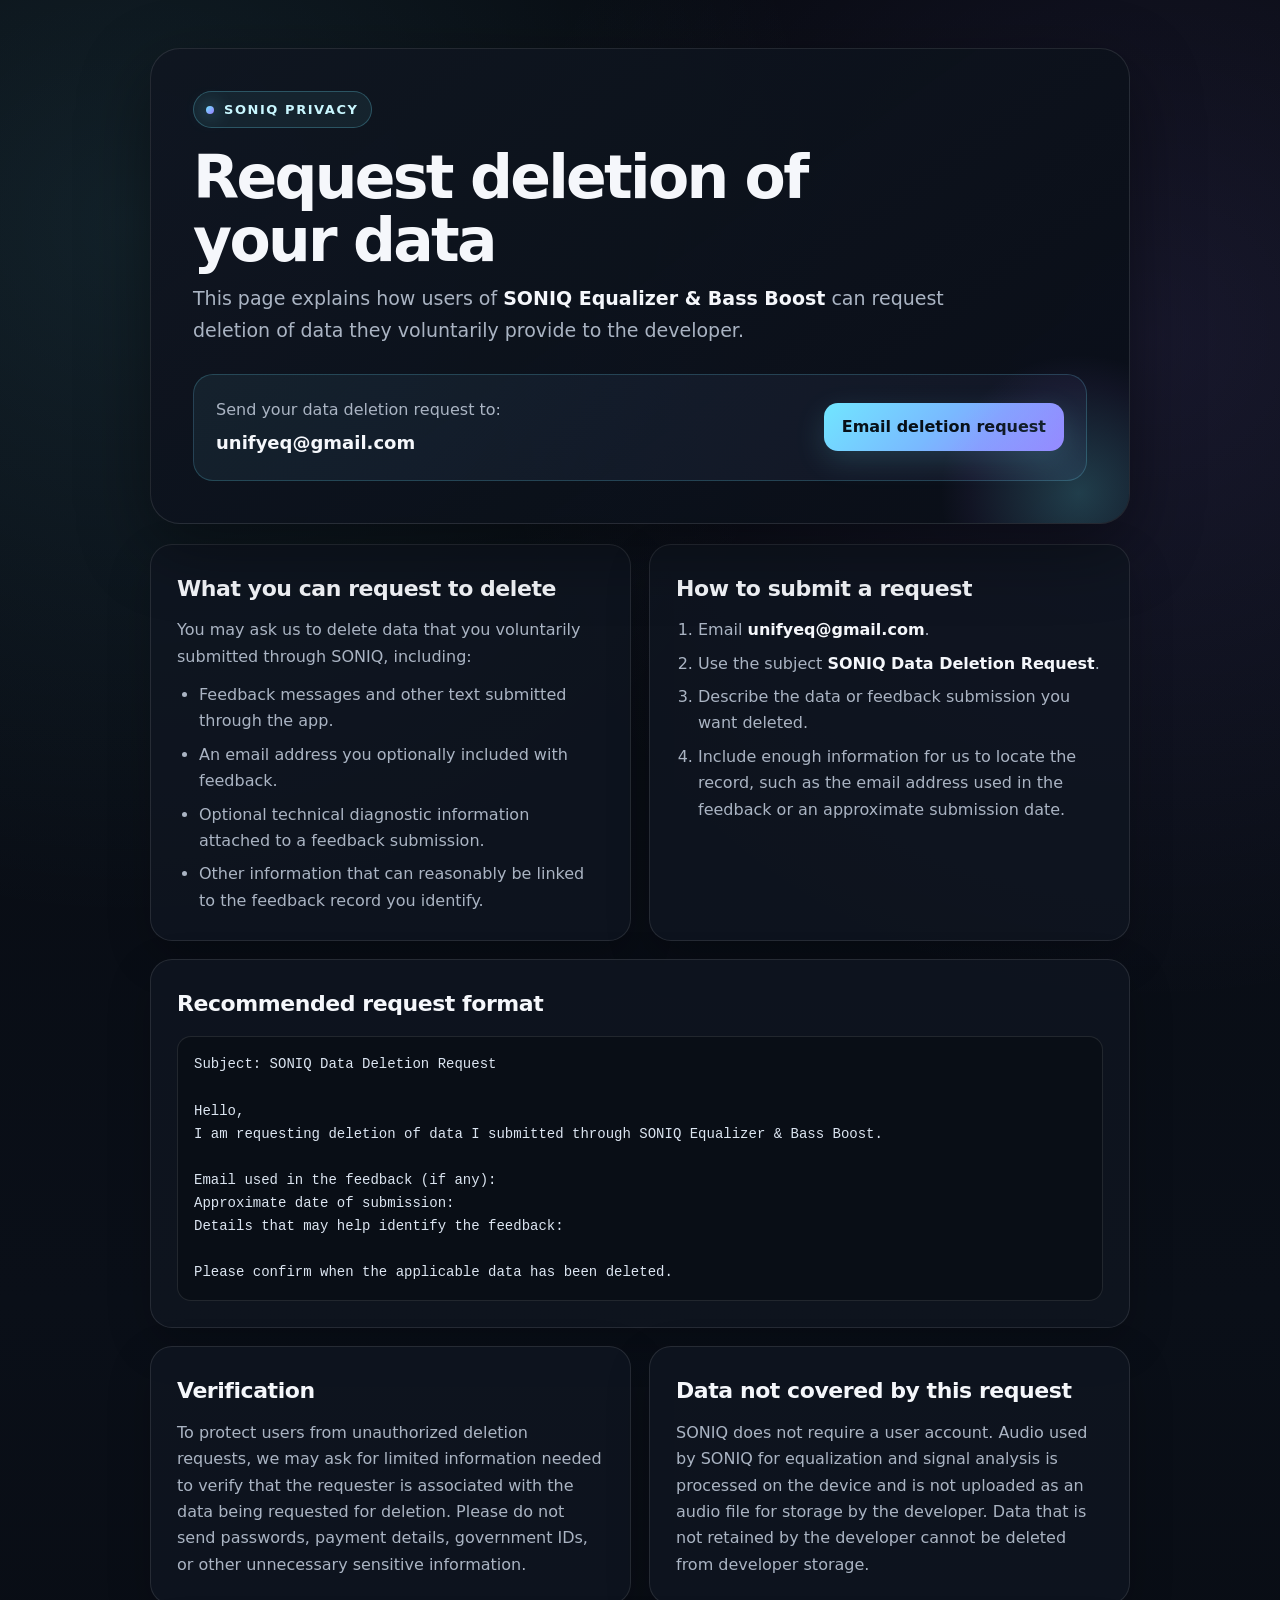
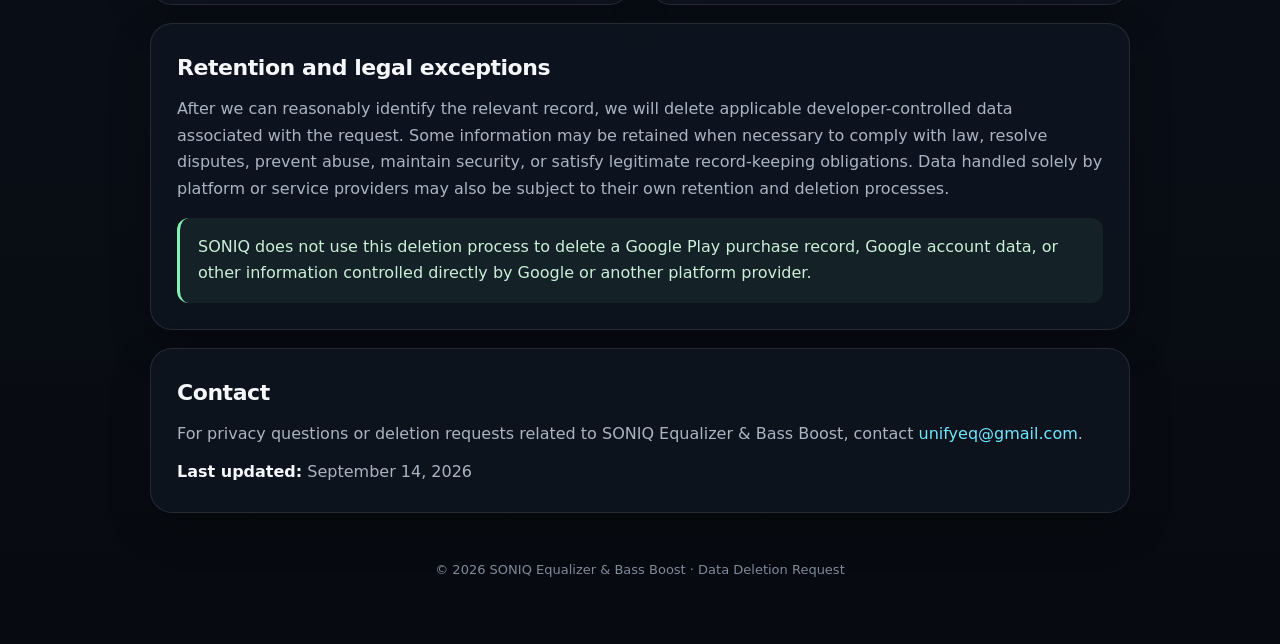
<file: soniq-delete-data.html>
<!doctype html>
<html lang="en">
<head>
  <meta charset="utf-8">
  <meta name="viewport" content="width=device-width,initial-scale=1">
  <meta name="color-scheme" content="dark">
  <title>SONIQ Data Deletion Request</title>
  <meta name="description" content="Request deletion of data associated with SONIQ Equalizer & Bass Boost.">
  <style>
    :root {
      --bg: #080b12;
      --panel: #101621;
      --panel-2: #0d131d;
      --text: #f5f7fb;
      --muted: #aab4c3;
      --line: rgba(255,255,255,.10);
      --accent: #71e6ff;
      --accent-2: #9a7cff;
      --good: #83f3b2;
      --shadow: 0 24px 70px rgba(0,0,0,.40);
      --radius: 22px;
    }

    * { box-sizing: border-box; }
    html { scroll-behavior: smooth; }
    body {
      margin: 0;
      min-height: 100vh;
      font-family: Inter, ui-sans-serif, system-ui, -apple-system, BlinkMacSystemFont, "Segoe UI", sans-serif;
      color: var(--text);
      background:
        radial-gradient(circle at 10% 10%, rgba(113,230,255,.10), transparent 30%),
        radial-gradient(circle at 90% 15%, rgba(154,124,255,.11), transparent 30%),
        linear-gradient(180deg, #070a10 0%, #0a0f18 58%, #070a10 100%);
      line-height: 1.65;
    }

    a { color: var(--accent); text-decoration: none; }
    a:hover { text-decoration: underline; }

    .wrap {
      width: min(980px, calc(100% - 32px));
      margin: 0 auto;
      padding: 48px 0 64px;
    }

    .hero {
      position: relative;
      overflow: hidden;
      padding: 42px;
      border: 1px solid var(--line);
      border-radius: 30px;
      background: linear-gradient(145deg, rgba(16,22,33,.95), rgba(9,14,23,.92));
      box-shadow: var(--shadow);
    }

    .hero::after {
      content: "";
      position: absolute;
      inset: auto -90px -110px auto;
      width: 280px;
      height: 280px;
      border-radius: 50%;
      background: radial-gradient(circle, rgba(113,230,255,.22), rgba(154,124,255,.05) 55%, transparent 70%);
      pointer-events: none;
    }

    .brand {
      display: inline-flex;
      align-items: center;
      gap: 10px;
      padding: 7px 12px;
      border: 1px solid rgba(113,230,255,.25);
      border-radius: 999px;
      background: rgba(113,230,255,.07);
      color: #c9f7ff;
      font-size: 13px;
      font-weight: 700;
      letter-spacing: .12em;
      text-transform: uppercase;
    }

    .brand-dot {
      width: 8px;
      height: 8px;
      border-radius: 50%;
      background: linear-gradient(135deg, var(--accent), var(--accent-2));
      box-shadow: 0 0 18px rgba(113,230,255,.8);
    }

    h1 {
      margin: 18px 0 12px;
      max-width: 760px;
      font-size: clamp(34px, 7vw, 60px);
      line-height: 1.04;
      letter-spacing: -.045em;
    }

    .lead {
      max-width: 760px;
      margin: 0;
      color: var(--muted);
      font-size: clamp(16px, 2vw, 19px);
    }

    .app-name {
      color: var(--text);
      font-weight: 700;
    }

    .primary-card {
      margin-top: 28px;
      display: grid;
      grid-template-columns: 1fr auto;
      gap: 20px;
      align-items: center;
      padding: 22px;
      border: 1px solid rgba(113,230,255,.20);
      border-radius: 20px;
      background: linear-gradient(135deg, rgba(113,230,255,.07), rgba(154,124,255,.06));
    }

    .primary-card p { margin: 0; color: var(--muted); }
    .email {
      display: inline-block;
      margin-top: 5px;
      font-weight: 800;
      font-size: 18px;
      color: var(--text);
      word-break: break-word;
    }

    .button {
      display: inline-flex;
      align-items: center;
      justify-content: center;
      min-height: 48px;
      padding: 0 18px;
      border-radius: 14px;
      font-weight: 800;
      background: linear-gradient(135deg, var(--accent), #79b9ff 48%, var(--accent-2));
      color: #071018;
      text-decoration: none;
      box-shadow: 0 10px 30px rgba(113,230,255,.16);
      white-space: nowrap;
    }
    .button:hover { text-decoration: none; filter: brightness(1.05); }

    .grid {
      display: grid;
      grid-template-columns: repeat(2, minmax(0,1fr));
      gap: 18px;
      margin-top: 20px;
    }

    .card {
      padding: 26px;
      border: 1px solid var(--line);
      border-radius: var(--radius);
      background: rgba(16,22,33,.80);
      box-shadow: 0 16px 45px rgba(0,0,0,.20);
    }

    .card.full { grid-column: 1 / -1; }
    h2 {
      margin: 0 0 10px;
      font-size: 22px;
      letter-spacing: -.02em;
    }
    p { margin: 0 0 12px; }
    p:last-child { margin-bottom: 0; }
    .muted { color: var(--muted); }

    ul, ol {
      margin: 10px 0 0;
      padding-left: 22px;
      color: var(--muted);
    }
    li + li { margin-top: 7px; }
    strong { color: var(--text); }

    .note {
      margin-top: 16px;
      padding: 16px 18px;
      border-left: 3px solid var(--good);
      border-radius: 12px;
      background: rgba(131,243,178,.06);
      color: #ccefd9;
    }

    .code {
      margin-top: 14px;
      padding: 16px;
      border: 1px solid var(--line);
      border-radius: 14px;
      background: #090e16;
      color: #dce5f1;
      font-family: ui-monospace, SFMono-Regular, Menlo, Consolas, monospace;
      font-size: 14px;
      white-space: pre-wrap;
    }

    footer {
      margin-top: 26px;
      padding: 20px 4px 0;
      color: #7f8a9b;
      font-size: 13px;
      text-align: center;
    }

    @media (max-width: 720px) {
      .wrap { width: min(100% - 22px, 980px); padding-top: 18px; }
      .hero { padding: 26px 20px; border-radius: 22px; }
      .primary-card { grid-template-columns: 1fr; }
      .button { width: 100%; }
      .grid { grid-template-columns: 1fr; }
      .card.full { grid-column: auto; }
      .card { padding: 21px; }
    }
  </style>
</head>
<body>
  <main class="wrap">
    <section class="hero">
      <div class="brand"><span class="brand-dot"></span> SONIQ Privacy</div>
      <h1>Request deletion of your data</h1>
      <p class="lead">
        This page explains how users of <span class="app-name">SONIQ Equalizer &amp; Bass Boost</span>
        can request deletion of data they voluntarily provide to the developer.
      </p>

      <div class="primary-card">
        <div>
          <p>Send your data deletion request to:</p>
          <a class="email" href="mailto:unifyeq@gmail.com?subject=SONIQ%20Data%20Deletion%20Request">unifyeq@gmail.com</a>
        </div>
        <a class="button" href="mailto:unifyeq@gmail.com?subject=SONIQ%20Data%20Deletion%20Request">Email deletion request</a>
      </div>
    </section>

    <section class="grid" aria-label="Data deletion information">
      <article class="card">
        <h2>What you can request to delete</h2>
        <p class="muted">You may ask us to delete data that you voluntarily submitted through SONIQ, including:</p>
        <ul>
          <li>Feedback messages and other text submitted through the app.</li>
          <li>An email address you optionally included with feedback.</li>
          <li>Optional technical diagnostic information attached to a feedback submission.</li>
          <li>Other information that can reasonably be linked to the feedback record you identify.</li>
        </ul>
      </article>

      <article class="card">
        <h2>How to submit a request</h2>
        <ol>
          <li>Email <strong>unifyeq@gmail.com</strong>.</li>
          <li>Use the subject <strong>SONIQ Data Deletion Request</strong>.</li>
          <li>Describe the data or feedback submission you want deleted.</li>
          <li>Include enough information for us to locate the record, such as the email address used in the feedback or an approximate submission date.</li>
        </ol>
      </article>

      <article class="card full">
        <h2>Recommended request format</h2>
        <div class="code">Subject: SONIQ Data Deletion Request

Hello,
I am requesting deletion of data I submitted through SONIQ Equalizer &amp; Bass Boost.

Email used in the feedback (if any):
Approximate date of submission:
Details that may help identify the feedback:

Please confirm when the applicable data has been deleted.</div>
      </article>

      <article class="card">
        <h2>Verification</h2>
        <p class="muted">
          To protect users from unauthorized deletion requests, we may ask for limited information needed to verify that the requester is associated with the data being requested for deletion. Please do not send passwords, payment details, government IDs, or other unnecessary sensitive information.
        </p>
      </article>

      <article class="card">
        <h2>Data not covered by this request</h2>
        <p class="muted">
          SONIQ does not require a user account. Audio used by SONIQ for equalization and signal analysis is processed on the device and is not uploaded as an audio file for storage by the developer. Data that is not retained by the developer cannot be deleted from developer storage.
        </p>
      </article>

      <article class="card full">
        <h2>Retention and legal exceptions</h2>
        <p class="muted">
          After we can reasonably identify the relevant record, we will delete applicable developer-controlled data associated with the request. Some information may be retained when necessary to comply with law, resolve disputes, prevent abuse, maintain security, or satisfy legitimate record-keeping obligations. Data handled solely by platform or service providers may also be subject to their own retention and deletion processes.
        </p>
        <div class="note">
          SONIQ does not use this deletion process to delete a Google Play purchase record, Google account data, or other information controlled directly by Google or another platform provider.
        </div>
      </article>

      <article class="card full">
        <h2>Contact</h2>
        <p class="muted">
          For privacy questions or deletion requests related to SONIQ Equalizer &amp; Bass Boost, contact
          <a href="mailto:unifyeq@gmail.com">unifyeq@gmail.com</a>.
        </p>
        <p class="muted"><strong>Last updated:</strong> September 14, 2026</p>
      </article>
    </section>

    <footer>
      © 2026 SONIQ Equalizer &amp; Bass Boost · Data Deletion Request
    </footer>
  </main>
</body>
</html>
</file>
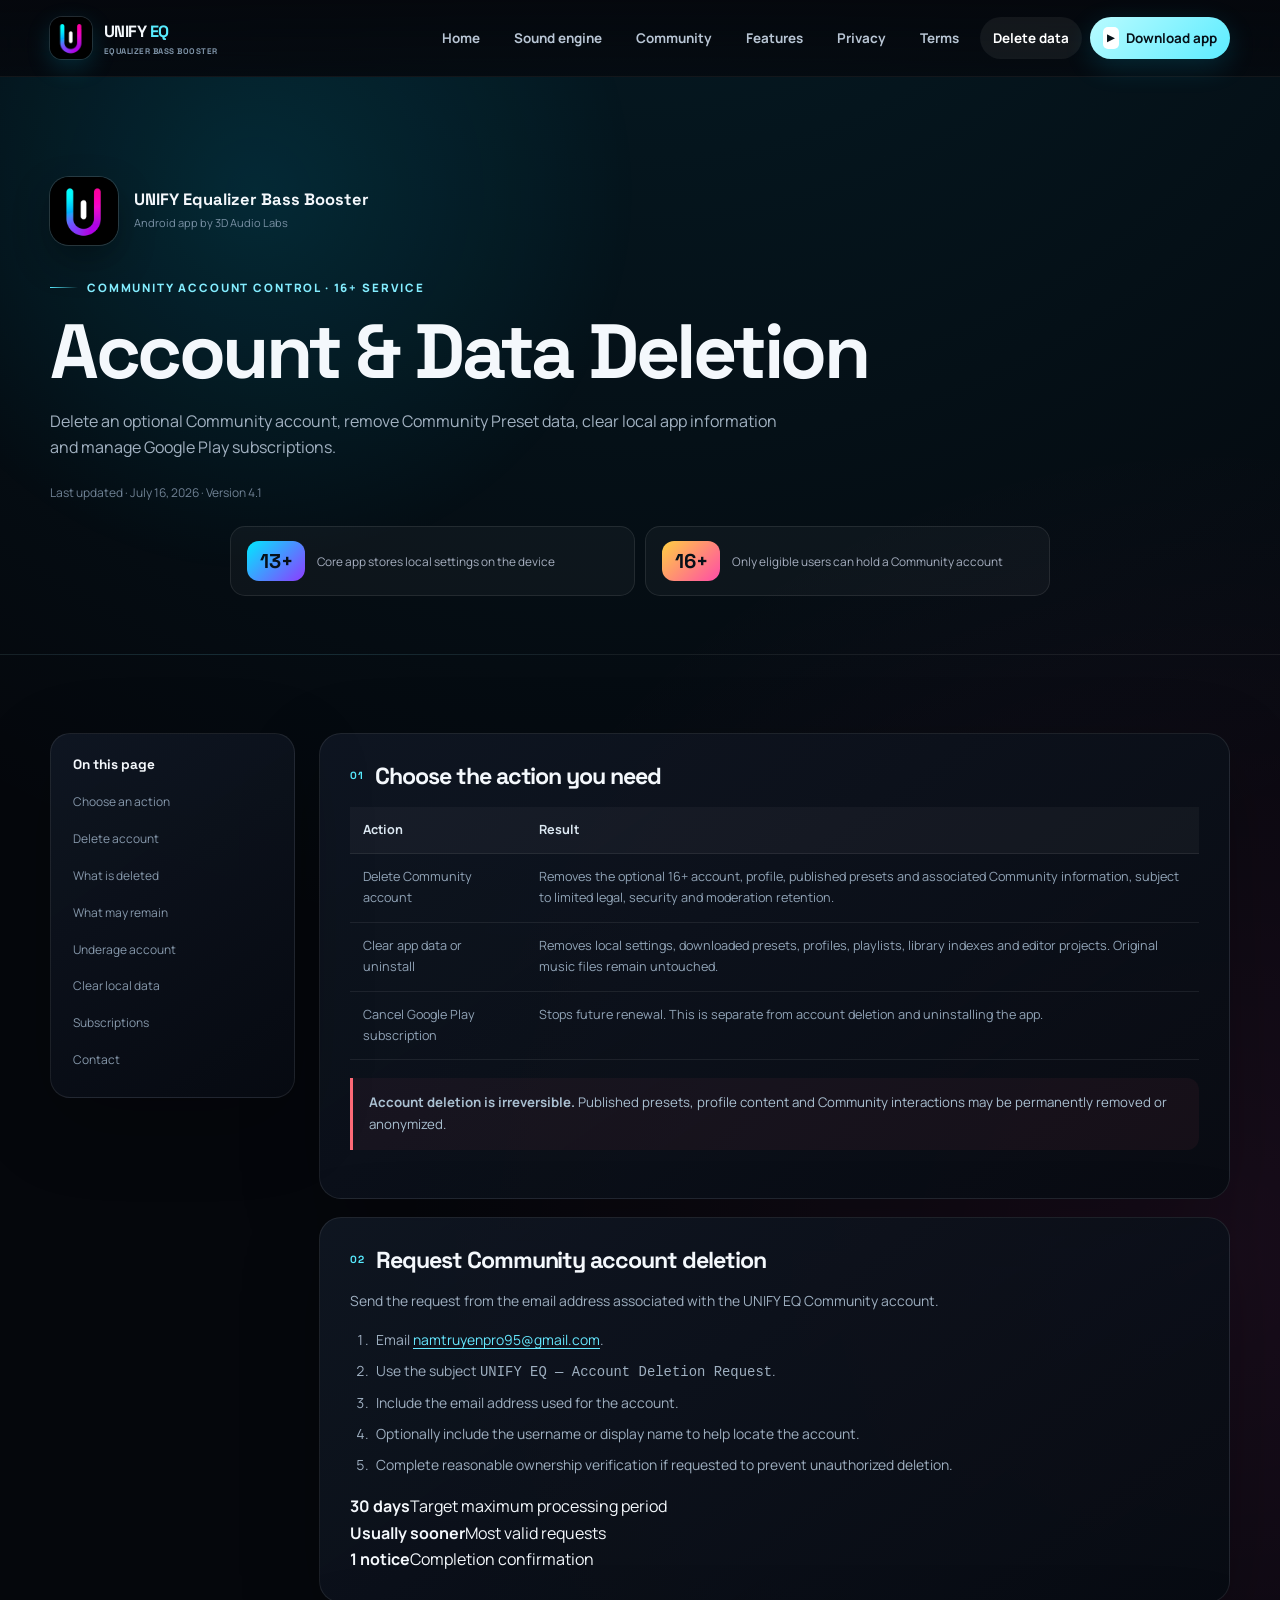
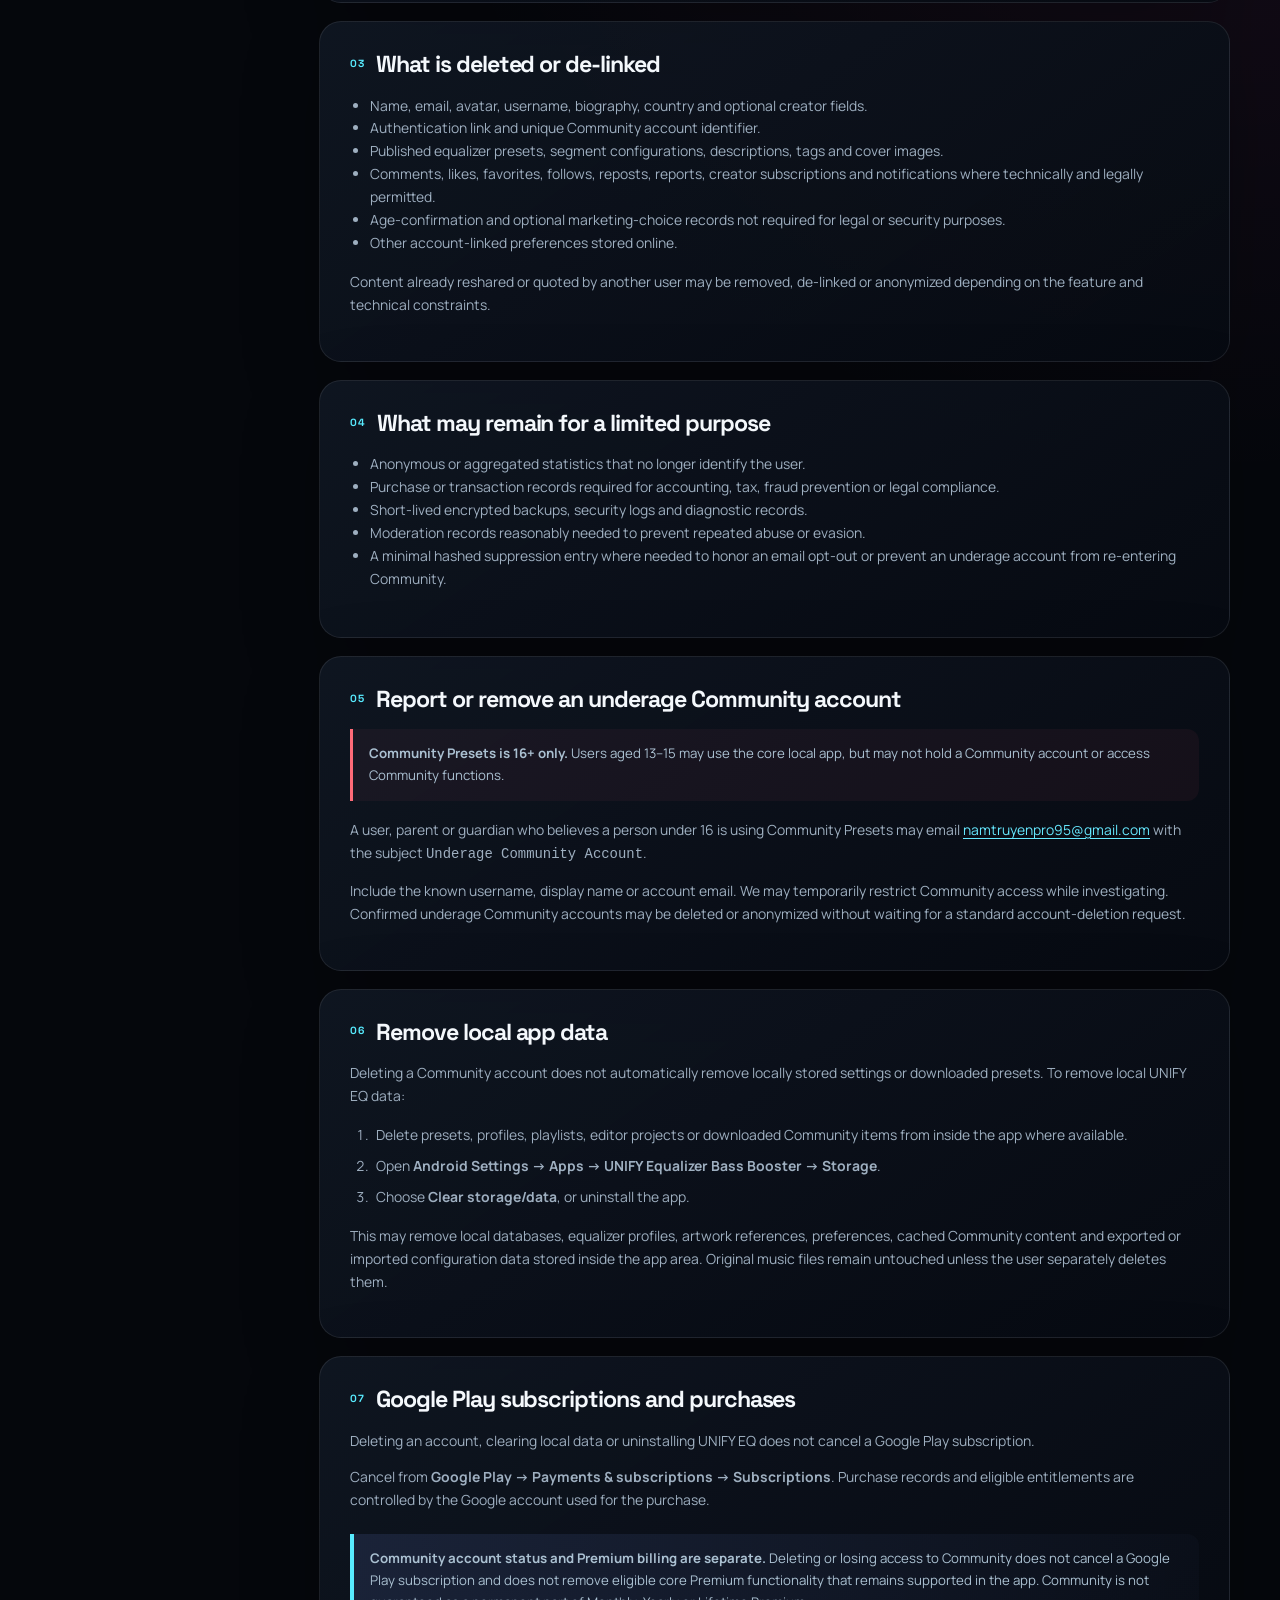
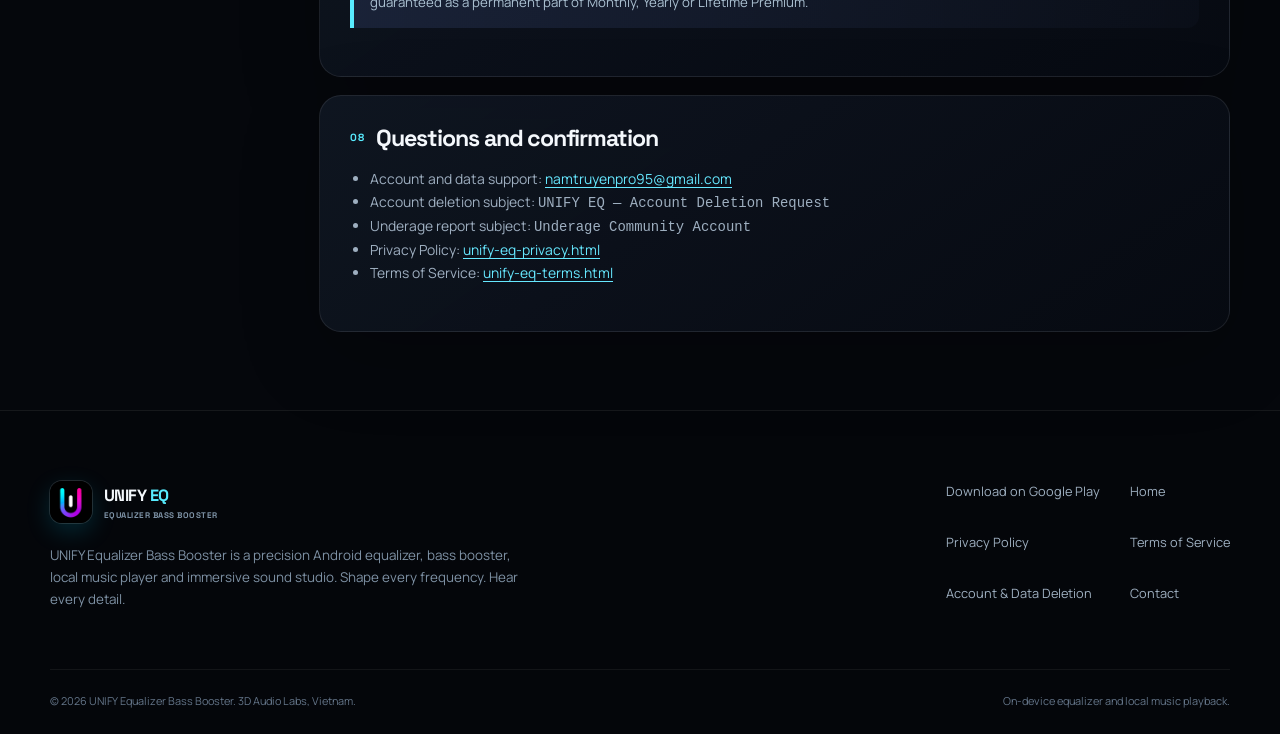
<file: unify-eq-delete-data.html>
<!DOCTYPE html>

<html lang="en"><head><meta charset="utf-8"/><meta content="width=device-width,initial-scale=1" name="viewport"/><link href="/unify-eq-favicon.ico?v=20260716-2" rel="icon" sizes="any"/><link href="/unify-eq-favicon-16x16.png?v=20260716-2" rel="icon" sizes="16x16" type="image/png"/><link href="/unify-eq-favicon-32x32.png?v=20260716-2" rel="icon" sizes="32x32" type="image/png"/><link href="/unify-eq-favicon-48x48.png?v=20260716-2" rel="icon" sizes="48x48" type="image/png"/><link href="/unify-eq-apple-touch-icon.png?v=20260716-2" rel="apple-touch-icon" sizes="180x180"/><link href="/unify-eq-site.webmanifest?v=20260716-2" rel="manifest"/><meta content="UNIFY Equalizer Bass Booster" name="application-name"/><meta content="UNIFY Equalizer Bass Booster" name="apple-mobile-web-app-title"/><meta content="#05070d" name="theme-color"/><meta content="#05070d" name="msapplication-TileColor"/><meta content="/unify-eq-favicon-192x192.png?v=20260716-2" name="msapplication-TileImage"/><title>Account &amp; Data Deletion — UNIFY Equalizer Bass Booster</title><meta content="Delete an optional 16+ UNIFY EQ Community account, remove Community Preset data, clear local app information and manage Google Play subscriptions." name="description"/><link href="https://unifyplayer.online/unify-eq-delete-data.html" rel="canonical"/><link href="https://fonts.googleapis.com" rel="preconnect"/><link crossorigin="" href="https://fonts.gstatic.com" rel="preconnect"/><link href="https://fonts.googleapis.com/css2?family=Manrope:wght@400;500;600;700;800&amp;family=Space+Grotesk:wght@500;600;700&amp;display=swap" rel="stylesheet"/><link href="unify-eq-assets/unify-eq-site.css" rel="stylesheet"/></head><body><a class="skip-link" href="#main">Skip to content</a><header class="site-header"><div class="container nav"><a aria-label="UNIFY Equalizer Bass Booster home" class="brand" href="unify-eq-home-page.html"><img alt="UNIFY Equalizer Bass Booster app icon" decoding="async" height="42" src="unify-eq-assets/images/unify-eq-app-icon-192.png" width="42"/><span class="brand-copy"><b>UNIFY <em>EQ</em></b><small>Equalizer Bass Booster</small></span></a><button aria-expanded="false" aria-label="Open navigation" class="menu-toggle"><svg fill="none" stroke="currentColor" stroke-width="2" viewbox="0 0 24 24"><path d="M4 7h16M4 12h16M4 17h16"></path></svg></button><nav aria-label="Primary navigation" class="nav-links"><a href="unify-eq-home-page.html">Home</a><a href="unify-eq-home-page.html#engine">Sound engine</a><a href="unify-eq-home-page.html#community">Community</a><a href="unify-eq-home-page.html#features">Features</a><a href="unify-eq-privacy.html">Privacy</a><a href="unify-eq-terms.html">Terms</a><a aria-current="page" href="unify-eq-delete-data.html">Delete data</a><a class="nav-cta" href="https://play.google.com/store/apps/details?id=com.unify.equalizer" rel="noopener noreferrer" target="_blank"><span class="play-dot">▶</span> Download app</a></nav></div></header><main id="main">
<section class="legal-hero">
<div class="container">
<div class="legal-app-identity">
<img alt="UNIFY Equalizer Bass Booster app icon" decoding="async" height="64" src="unify-eq-assets/images/unify-eq-app-icon-192.png" width="64"/>
<div><strong>UNIFY Equalizer Bass Booster</strong><span>Android app by 3D Audio Labs</span></div>
</div>
<span class="eyebrow">Community account control · 16+ service</span>
<h1>Account &amp; Data Deletion</h1>
<p>Delete an optional Community account, remove Community Preset data, clear local app information and manage Google Play subscriptions.</p>
<div class="legal-meta">Last updated · July 16, 2026 · Version 4.1</div>
<div aria-label="Age requirements" class="age-policy-strip" role="note">
<div><strong>13+</strong><span>Core app stores local settings on the device</span></div>
<div><strong>16+</strong><span>Only eligible users can hold a Community account</span></div>
</div>
</div>
</section>
<section class="section-tight">
<div class="container legal-layout">
<aside aria-label="On this page" class="legal-toc">
<b>On this page</b>
<a href="#difference">Choose an action</a>
<a href="#request">Delete account</a>
<a href="#deleted">What is deleted</a>
<a href="#retained">What may remain</a>
<a href="#underage">Underage account</a>
<a href="#local">Clear local data</a>
<a href="#billing">Subscriptions</a>
<a href="#contact">Contact</a>
</aside>
<div class="legal-content">
<article class="legal-card" id="difference">
<h2><span>01</span>Choose the action you need</h2>
<table class="data-table">
<thead><tr><th>Action</th><th>Result</th></tr></thead>
<tbody>
<tr><td>Delete Community account</td><td>Removes the optional 16+ account, profile, published presets and associated Community information, subject to limited legal, security and moderation retention.</td></tr>
<tr><td>Clear app data or uninstall</td><td>Removes local settings, downloaded presets, profiles, playlists, library indexes and editor projects. Original music files remain untouched.</td></tr>
<tr><td>Cancel Google Play subscription</td><td>Stops future renewal. This is separate from account deletion and uninstalling the app.</td></tr>
</tbody>
</table>
<div class="notice danger"><strong>Account deletion is irreversible.</strong> Published presets, profile content and Community interactions may be permanently removed or anonymized.</div>
</article>
<article class="legal-card" id="request">
<h2><span>02</span>Request Community account deletion</h2>
<p>Send the request from the email address associated with the UNIFY EQ Community account.</p>
<ol>
<li>Email <a href="mailto:namtruyenpro95@gmail.com">namtruyenpro95@gmail.com</a>.</li>
<li>Use the subject <code>UNIFY EQ — Account Deletion Request</code>.</li>
<li>Include the email address used for the account.</li>
<li>Optionally include the username or display name to help locate the account.</li>
<li>Complete reasonable ownership verification if requested to prevent unauthorized deletion.</li>
</ol>
<div class="legal-stat-row">
<div><strong>30 days</strong><span>Target maximum processing period</span></div>
<div><strong>Usually sooner</strong><span>Most valid requests</span></div>
<div><strong>1 notice</strong><span>Completion confirmation</span></div>
</div>
</article>
<article class="legal-card" id="deleted">
<h2><span>03</span>What is deleted or de-linked</h2>
<ul>
<li>Name, email, avatar, username, biography, country and optional creator fields.</li>
<li>Authentication link and unique Community account identifier.</li>
<li>Published equalizer presets, segment configurations, descriptions, tags and cover images.</li>
<li>Comments, likes, favorites, follows, reposts, reports, creator subscriptions and notifications where technically and legally permitted.</li>
<li>Age-confirmation and optional marketing-choice records not required for legal or security purposes.</li>
<li>Other account-linked preferences stored online.</li>
</ul>
<p>Content already reshared or quoted by another user may be removed, de-linked or anonymized depending on the feature and technical constraints.</p>
</article>
<article class="legal-card" id="retained">
<h2><span>04</span>What may remain for a limited purpose</h2>
<ul>
<li>Anonymous or aggregated statistics that no longer identify the user.</li>
<li>Purchase or transaction records required for accounting, tax, fraud prevention or legal compliance.</li>
<li>Short-lived encrypted backups, security logs and diagnostic records.</li>
<li>Moderation records reasonably needed to prevent repeated abuse or evasion.</li>
<li>A minimal hashed suppression entry where needed to honor an email opt-out or prevent an underage account from re-entering Community.</li>
</ul>
</article>
<article class="legal-card" id="underage">
<h2><span>05</span>Report or remove an underage Community account</h2>
<div class="notice danger"><strong>Community Presets is 16+ only.</strong> Users aged 13–15 may use the core local app, but may not hold a Community account or access Community functions.</div>
<p>A user, parent or guardian who believes a person under 16 is using Community Presets may email <a href="mailto:namtruyenpro95@gmail.com">namtruyenpro95@gmail.com</a> with the subject <code>Underage Community Account</code>.</p>
<p>Include the known username, display name or account email. We may temporarily restrict Community access while investigating. Confirmed underage Community accounts may be deleted or anonymized without waiting for a standard account-deletion request.</p>
</article>
<article class="legal-card" id="local">
<h2><span>06</span>Remove local app data</h2>
<p>Deleting a Community account does not automatically remove locally stored settings or downloaded presets. To remove local UNIFY EQ data:</p>
<ol>
<li>Delete presets, profiles, playlists, editor projects or downloaded Community items from inside the app where available.</li>
<li>Open <strong>Android Settings → Apps → UNIFY Equalizer Bass Booster → Storage</strong>.</li>
<li>Choose <strong>Clear storage/data</strong>, or uninstall the app.</li>
</ol>
<p>This may remove local databases, equalizer profiles, artwork references, preferences, cached Community content and exported or imported configuration data stored inside the app area. Original music files remain untouched unless the user separately deletes them.</p>
</article>
<article class="legal-card" id="billing">
<h2><span>07</span>Google Play subscriptions and purchases</h2>
<p>Deleting an account, clearing local data or uninstalling UNIFY EQ does not cancel a Google Play subscription.</p>
<p>Cancel from <strong>Google Play → Payments &amp; subscriptions → Subscriptions</strong>. Purchase records and eligible entitlements are controlled by the Google account used for the purchase.</p>
<div class="notice info community-premium-notice">
<strong>Community account status and Premium billing are separate.</strong>
  Deleting or losing access to Community does not cancel a Google Play subscription and does not remove eligible
  core Premium functionality that remains supported in the app. Community is not guaranteed as a permanent part
  of Monthly, Yearly or Lifetime Premium.
</div></article>
<article class="legal-card" id="contact">
<h2><span>08</span>Questions and confirmation</h2>
<ul>
<li>Account and data support: <a href="mailto:namtruyenpro95@gmail.com">namtruyenpro95@gmail.com</a></li>
<li>Account deletion subject: <code>UNIFY EQ — Account Deletion Request</code></li>
<li>Underage report subject: <code>Underage Community Account</code></li>
<li>Privacy Policy: <a href="unify-eq-privacy.html">unify-eq-privacy.html</a></li>
<li>Terms of Service: <a href="unify-eq-terms.html">unify-eq-terms.html</a></li>
</ul>
</article>
</div>
</div>
</section>
</main><footer class="site-footer"><div class="container"><div class="footer-grid"><div class="footer-brand"><a aria-label="UNIFY Equalizer Bass Booster home" class="brand" href="unify-eq-home-page.html"><img alt="UNIFY Equalizer Bass Booster app icon" decoding="async" height="42" src="unify-eq-assets/images/unify-eq-app-icon-192.png" width="42"/><span class="brand-copy"><b>UNIFY <em>EQ</em></b><small>Equalizer Bass Booster</small></span></a><p>UNIFY Equalizer Bass Booster is a precision Android equalizer, bass booster, local music player and immersive sound studio. Shape every frequency. Hear every detail.</p></div><div class="footer-links"><a href="https://play.google.com/store/apps/details?id=com.unify.equalizer" rel="noopener noreferrer" target="_blank">Download on Google Play</a><a href="unify-eq-home-page.html">Home</a><a href="unify-eq-privacy.html">Privacy Policy</a><a href="unify-eq-terms.html">Terms of Service</a><a href="unify-eq-delete-data.html">Account &amp; Data Deletion</a><a href="mailto:namtruyenpro95@gmail.com">Contact</a></div></div><div class="footer-bottom"><span>© 2026 UNIFY Equalizer Bass Booster. 3D Audio Labs, Vietnam.</span><span>On-device equalizer and local music playback.</span></div></div></footer><script defer="" src="unify-eq-assets/unify-eq-site.js"></script></body></html>
</file>
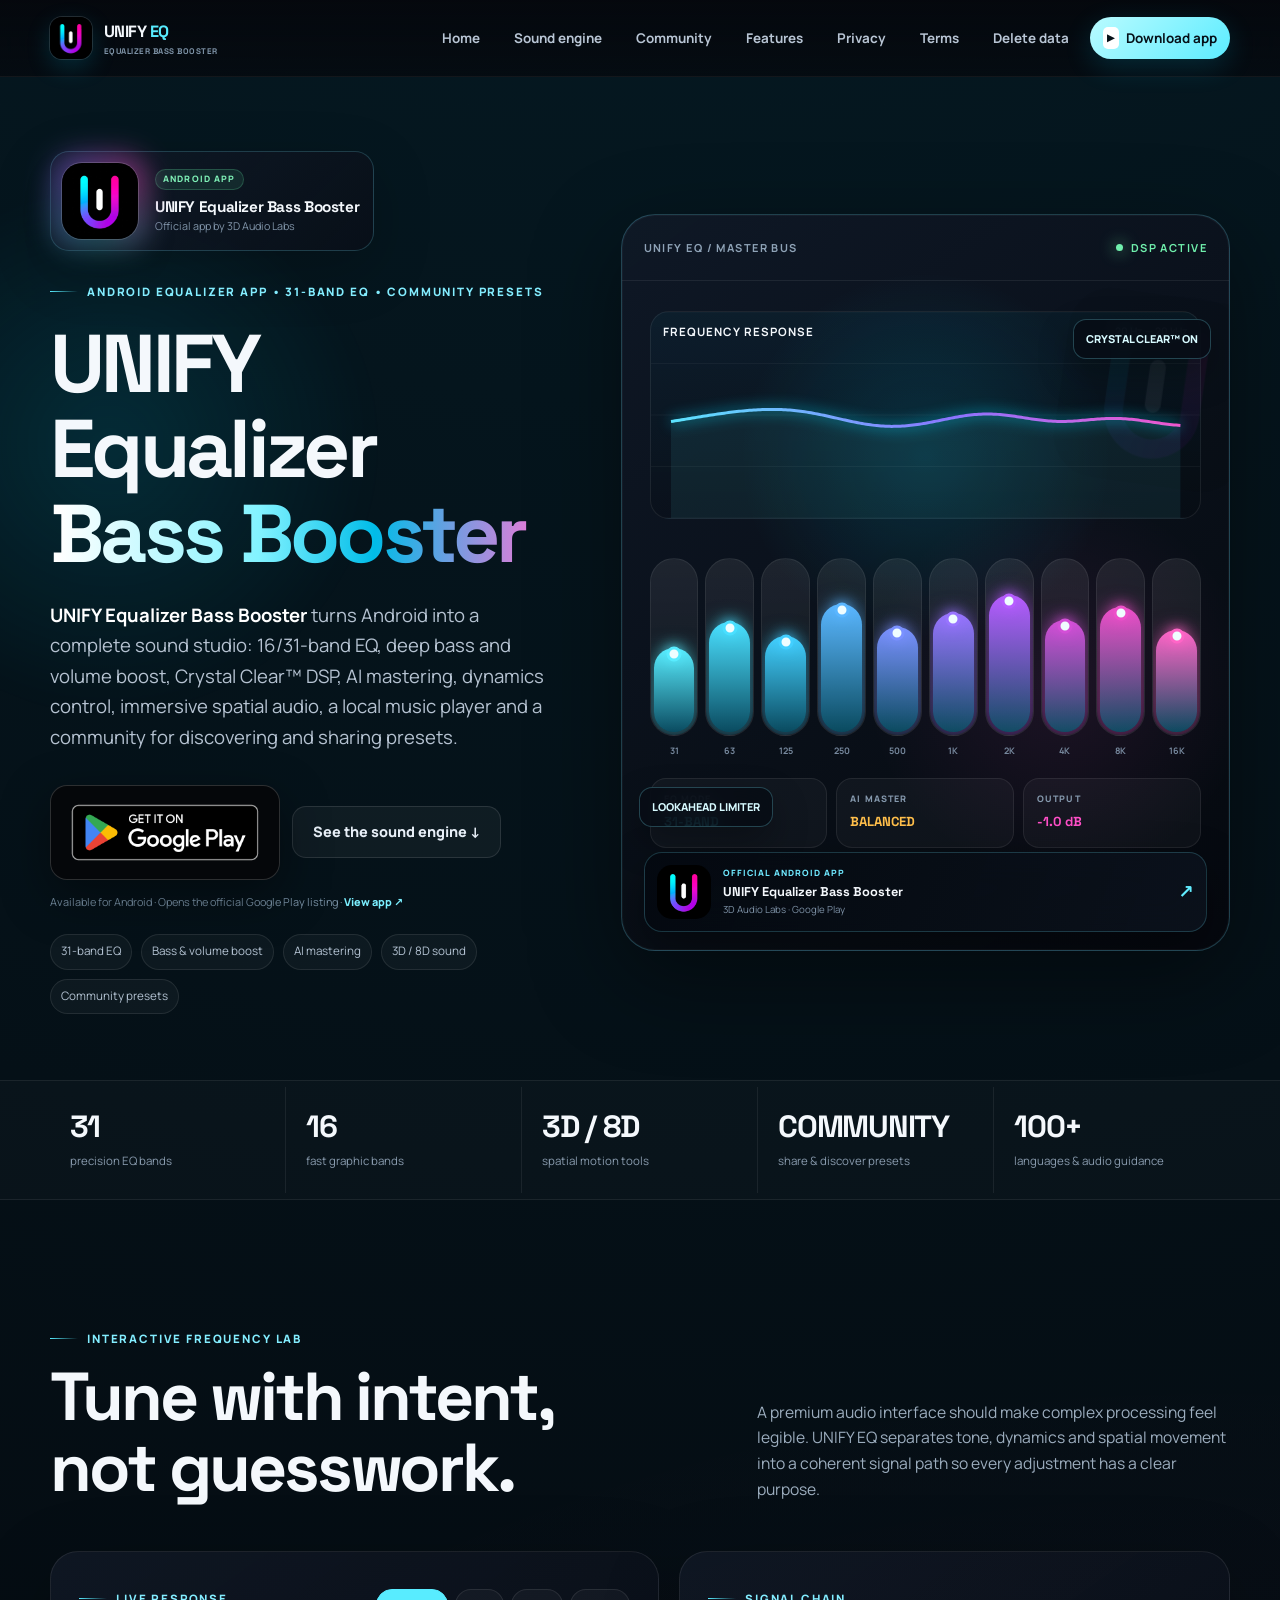
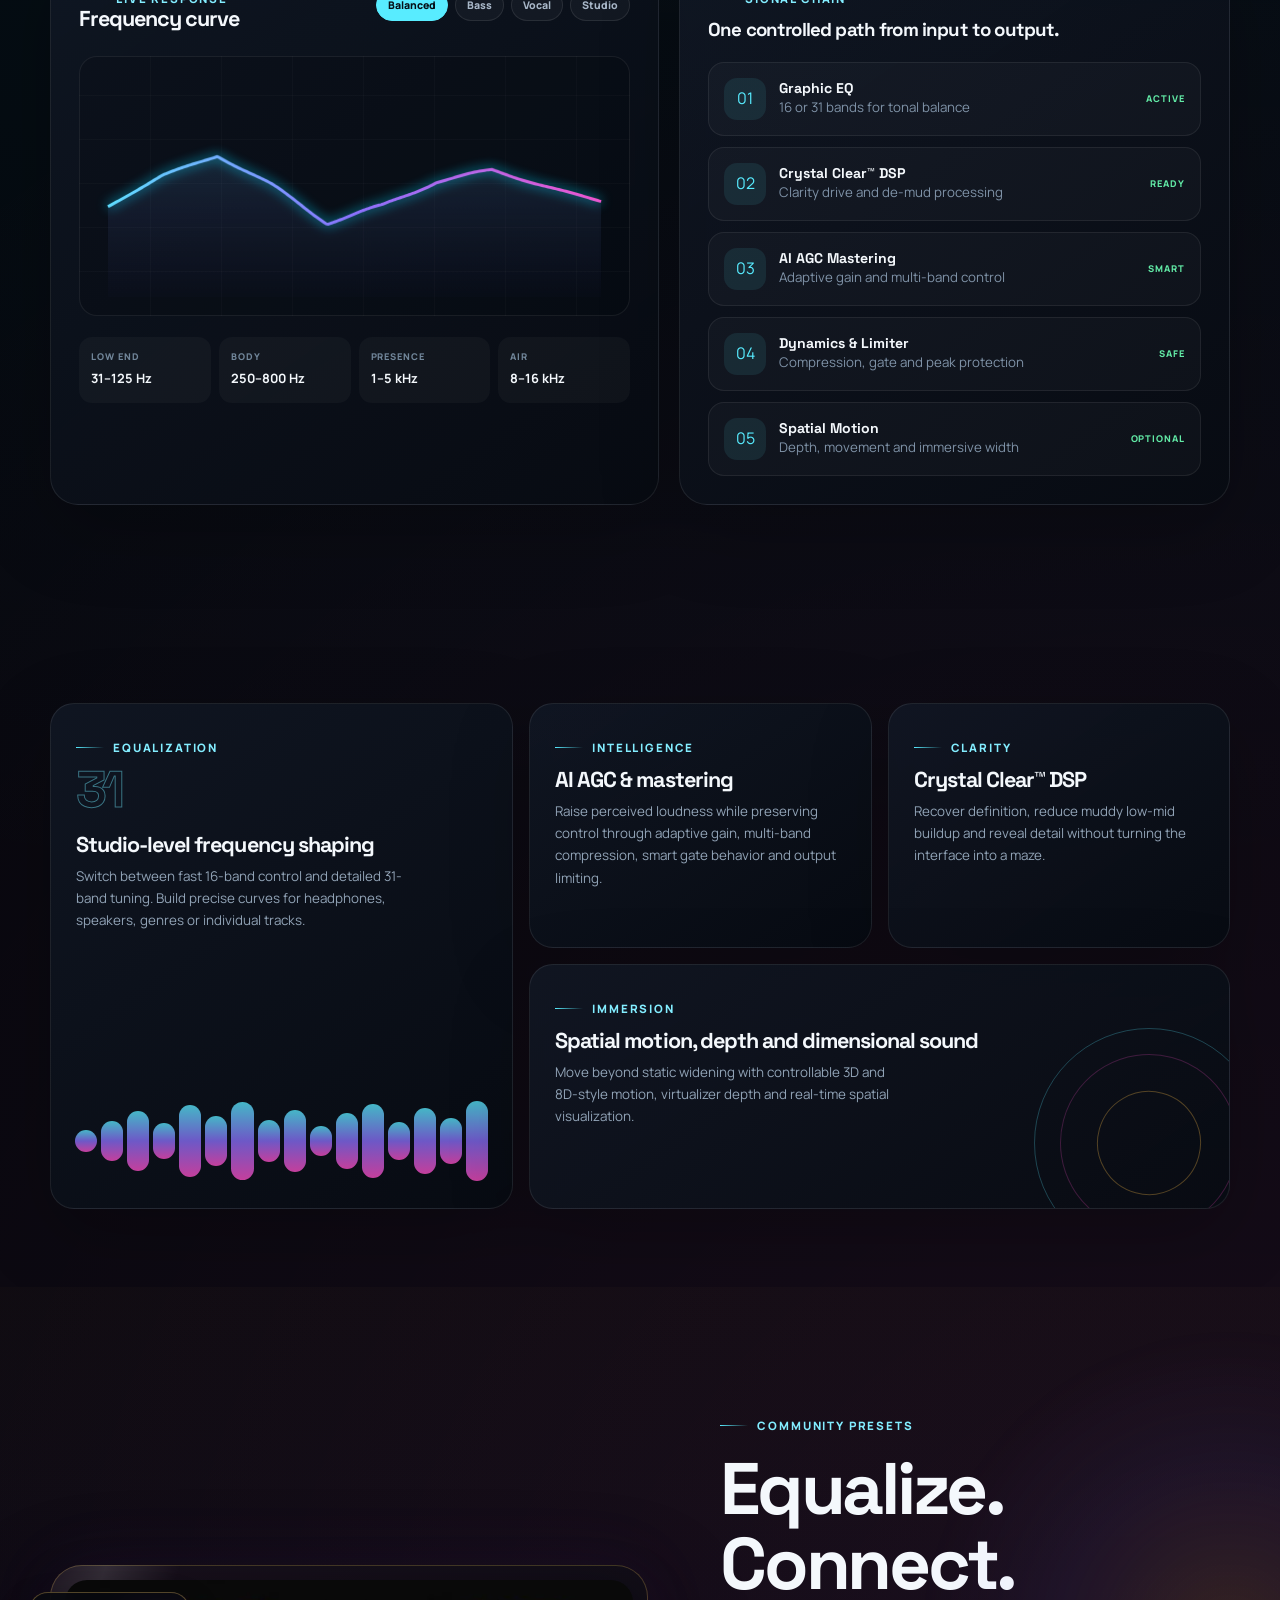
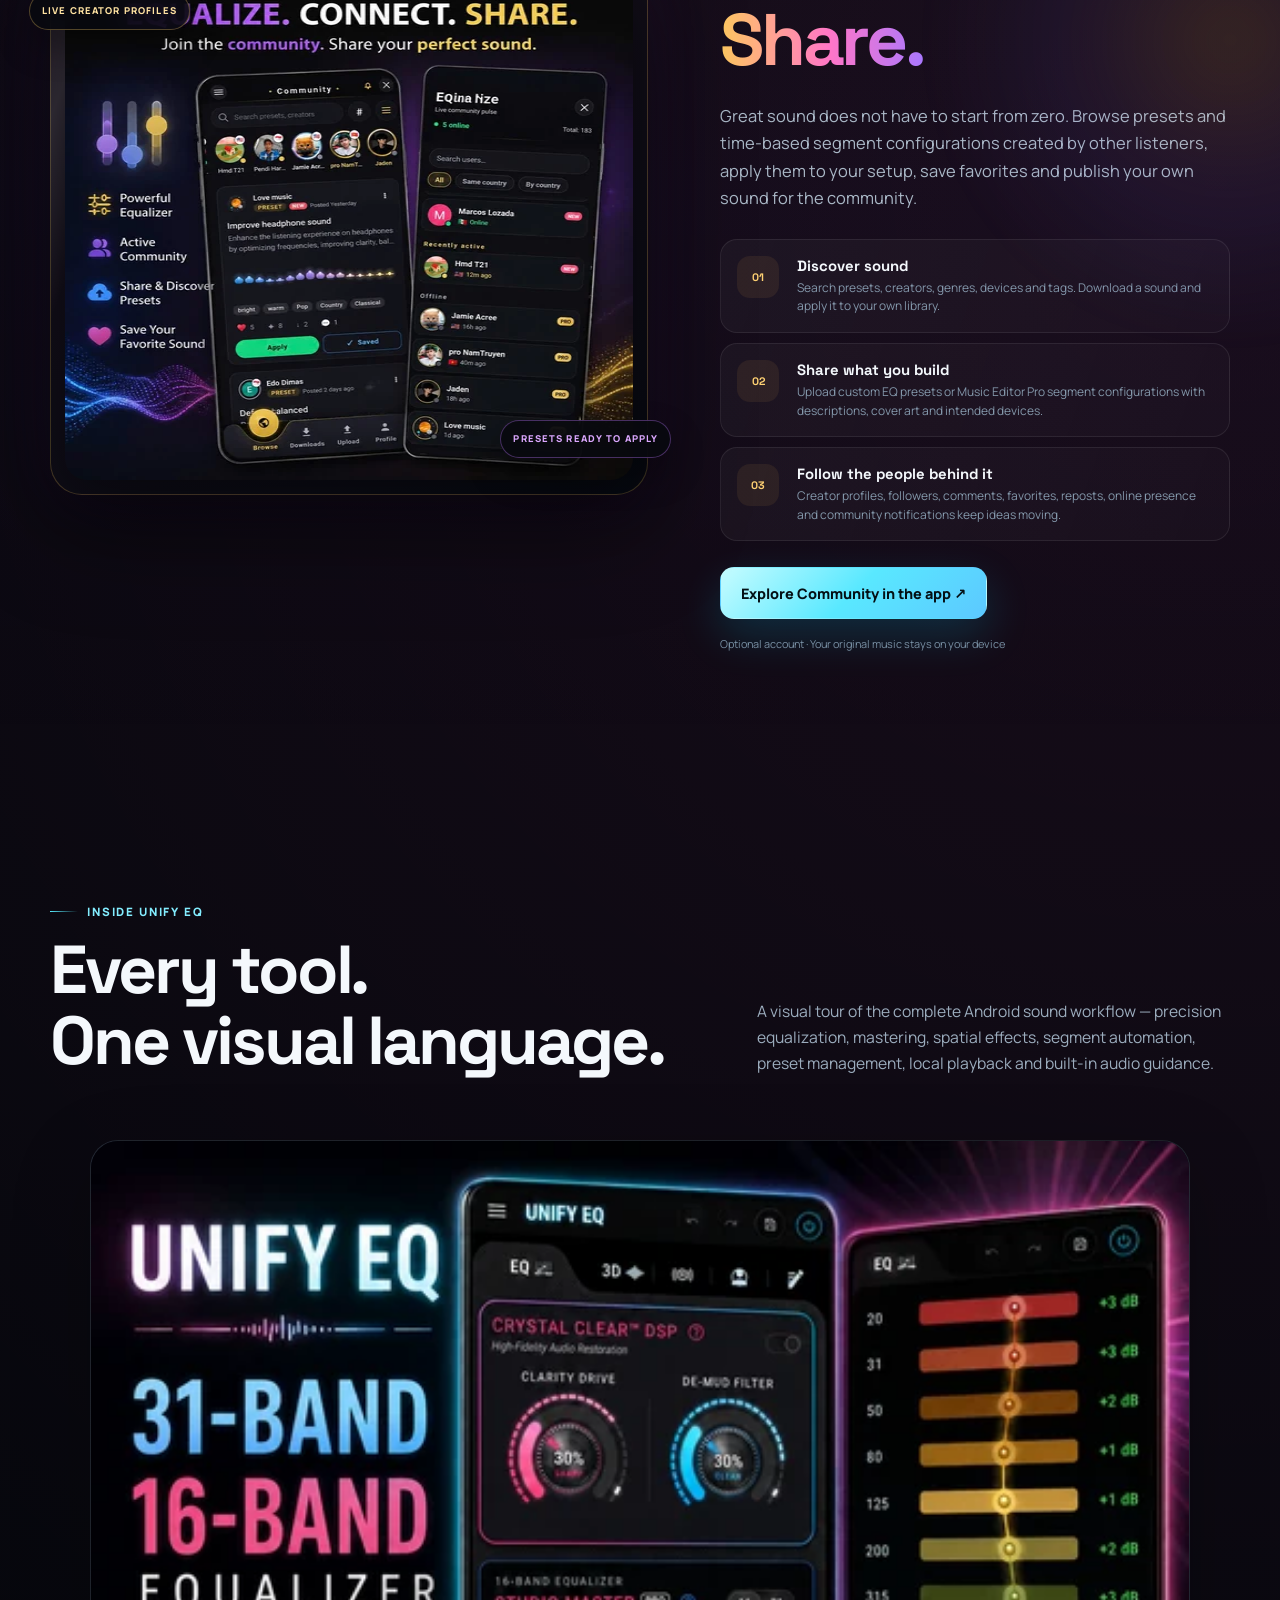
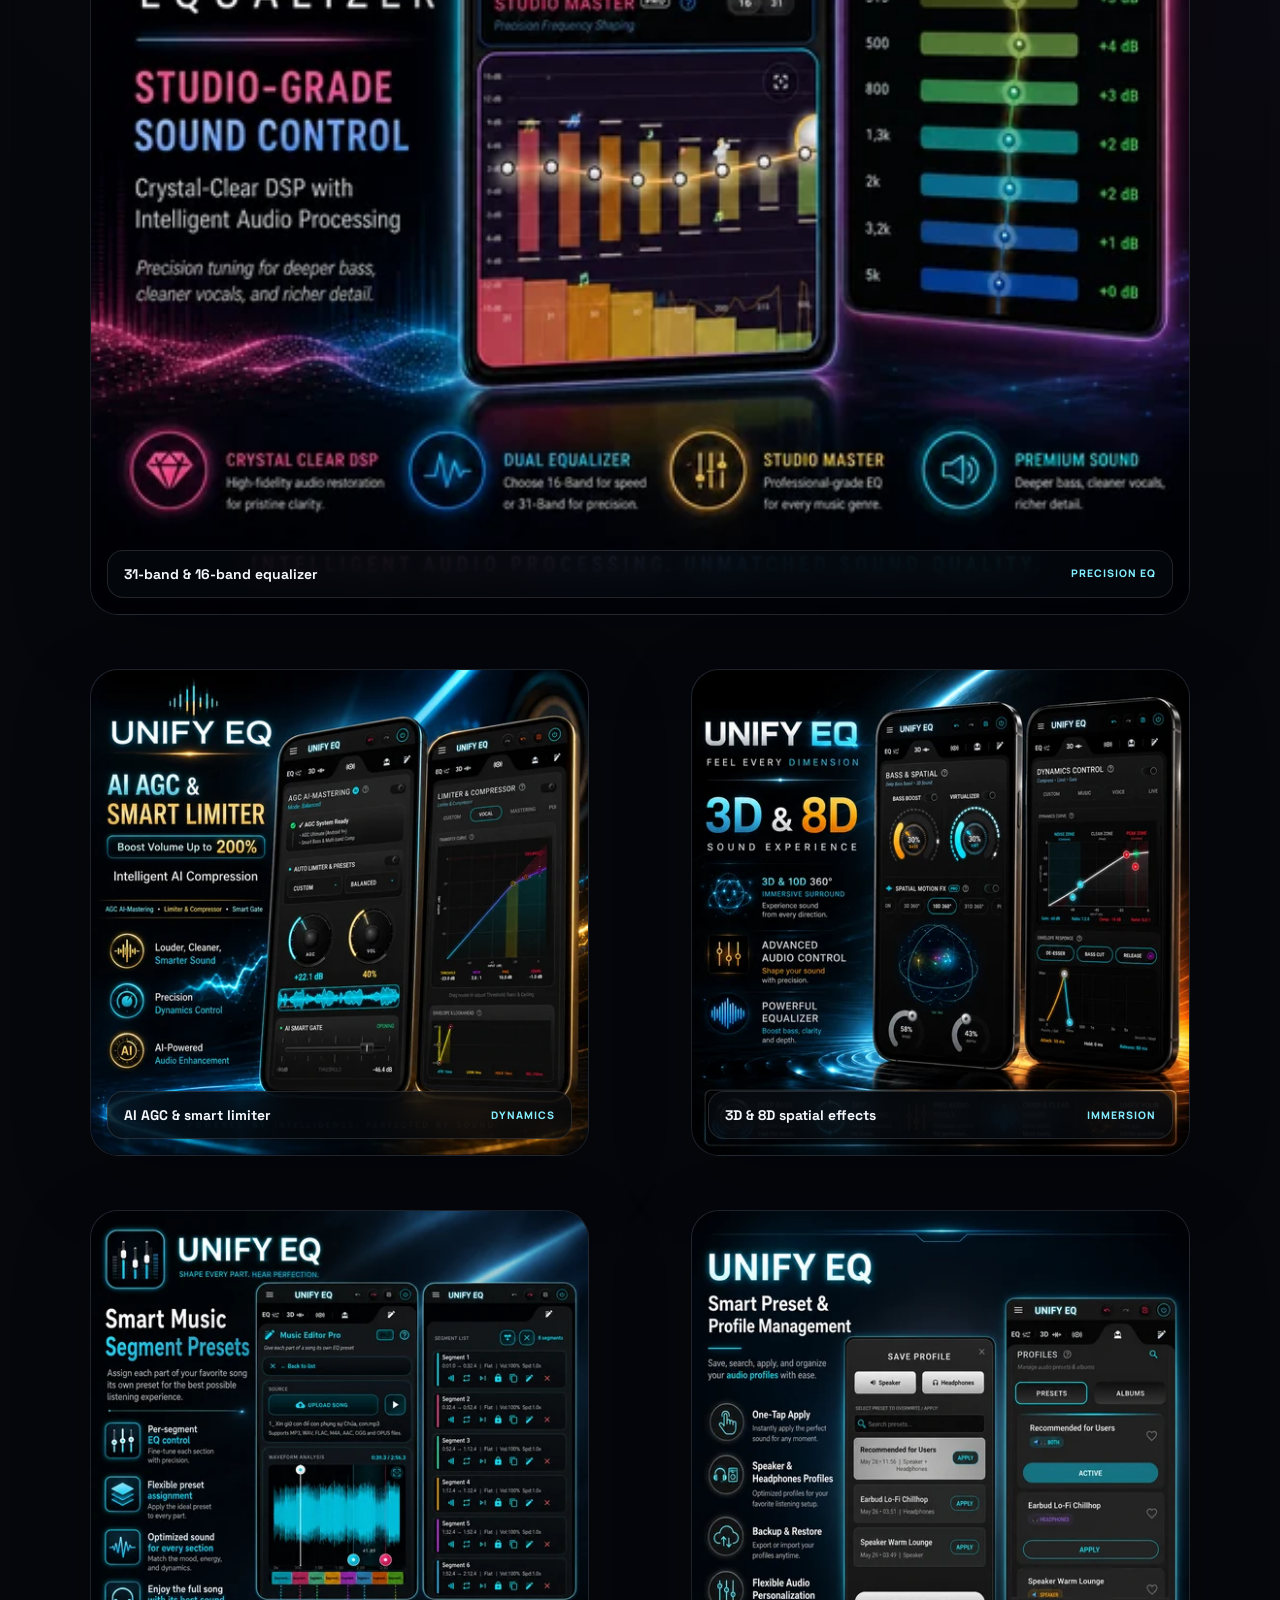
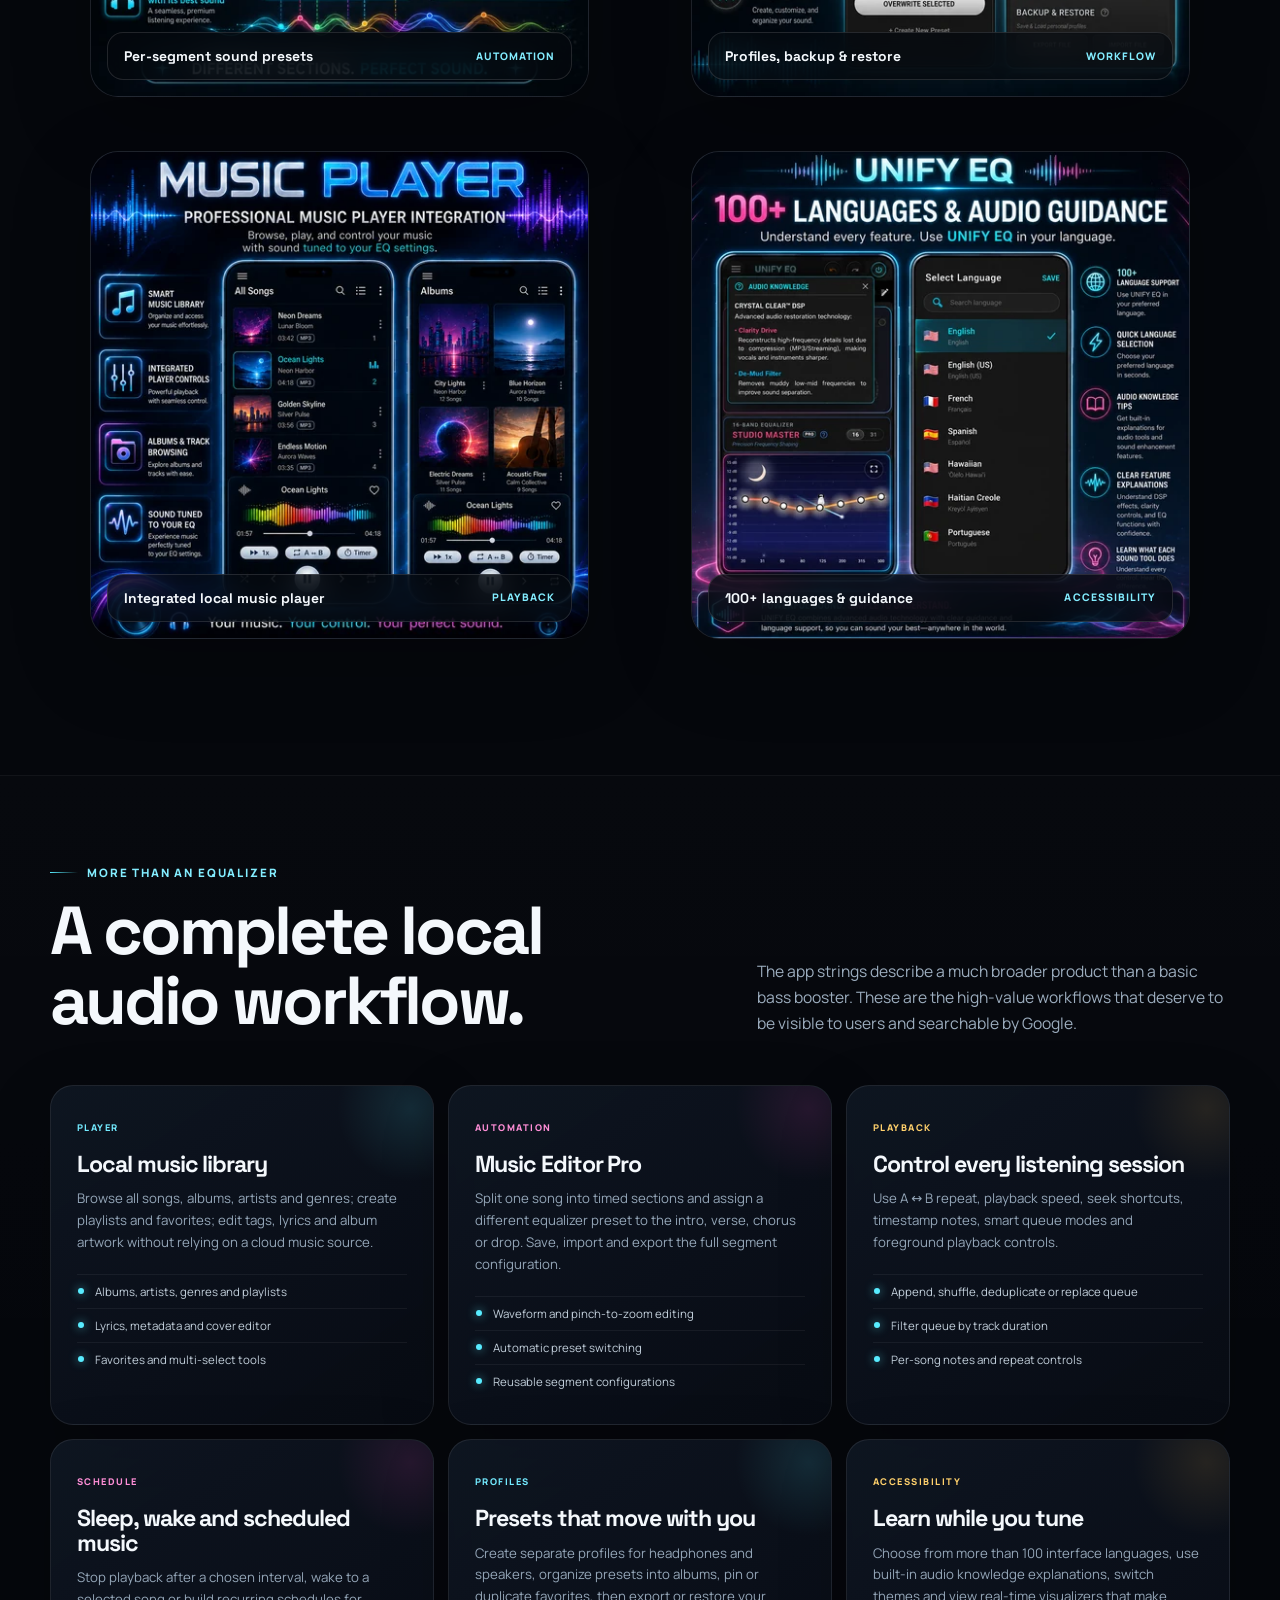
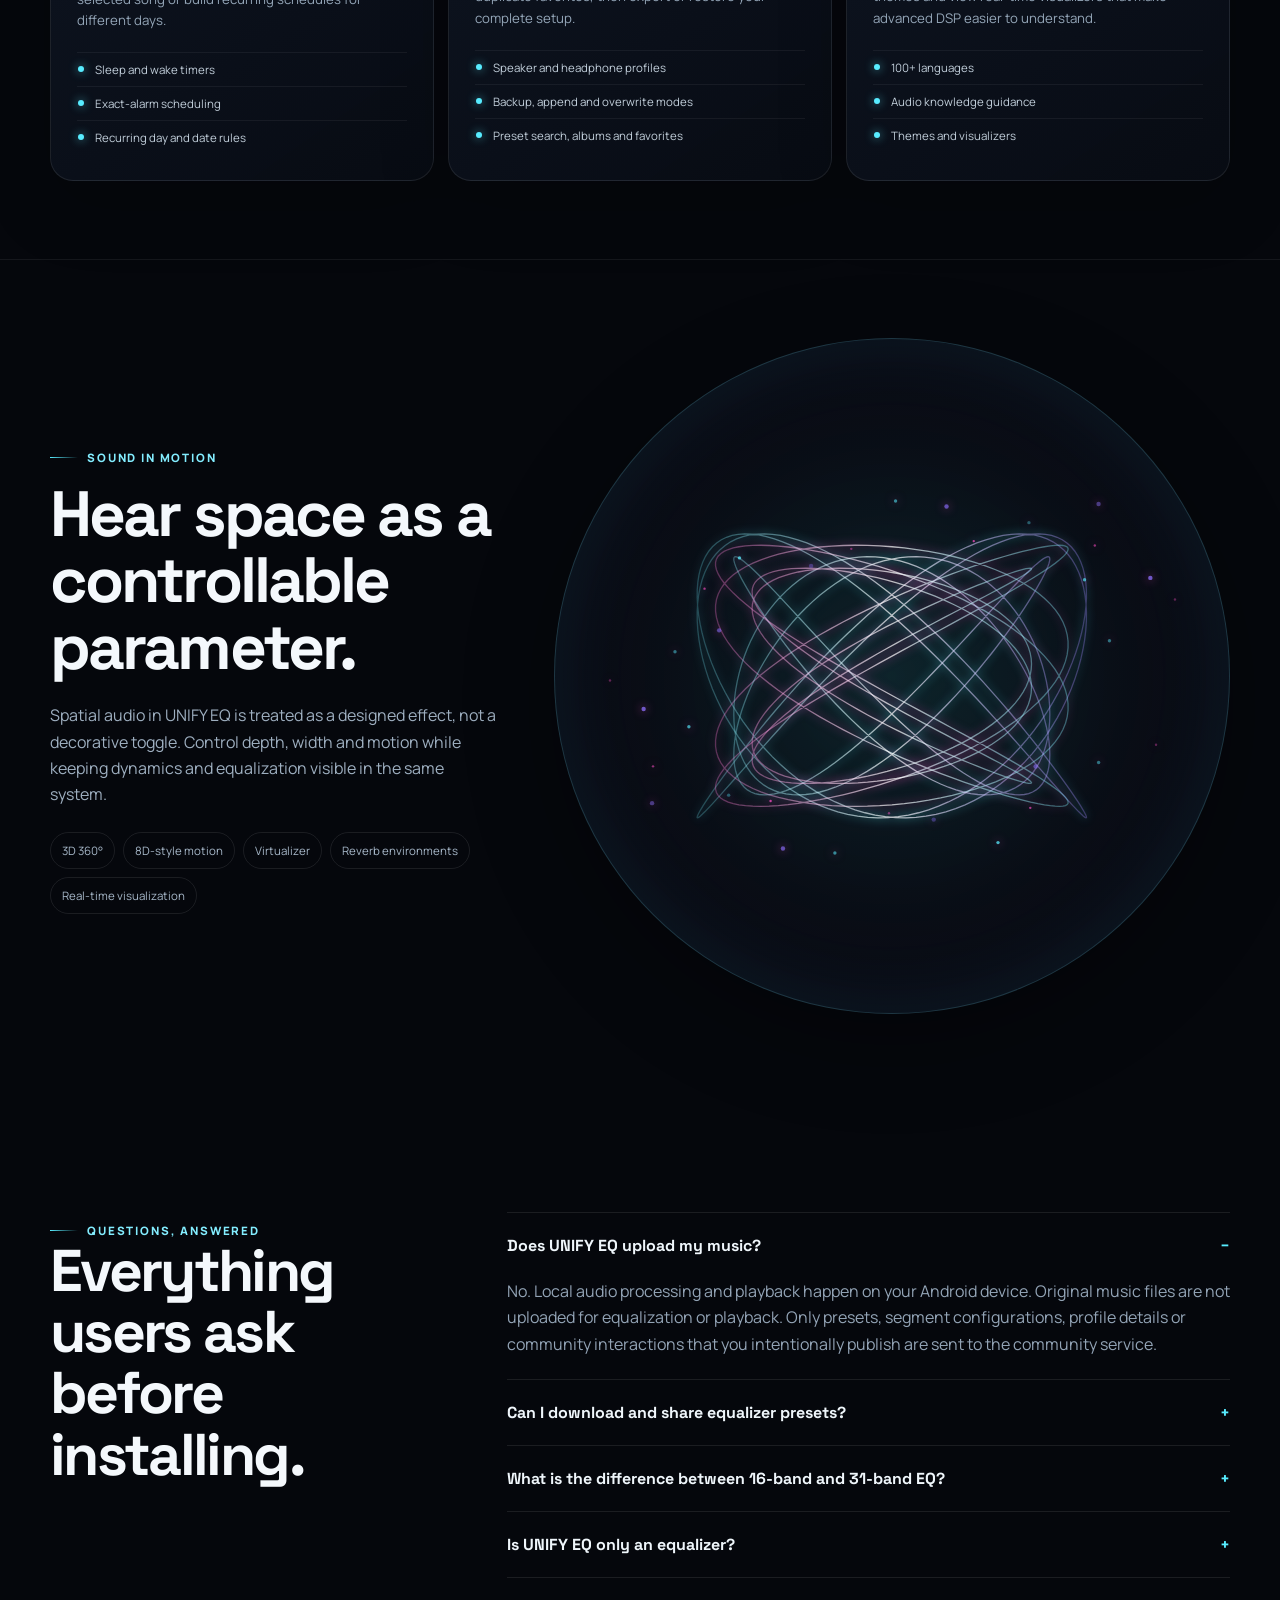
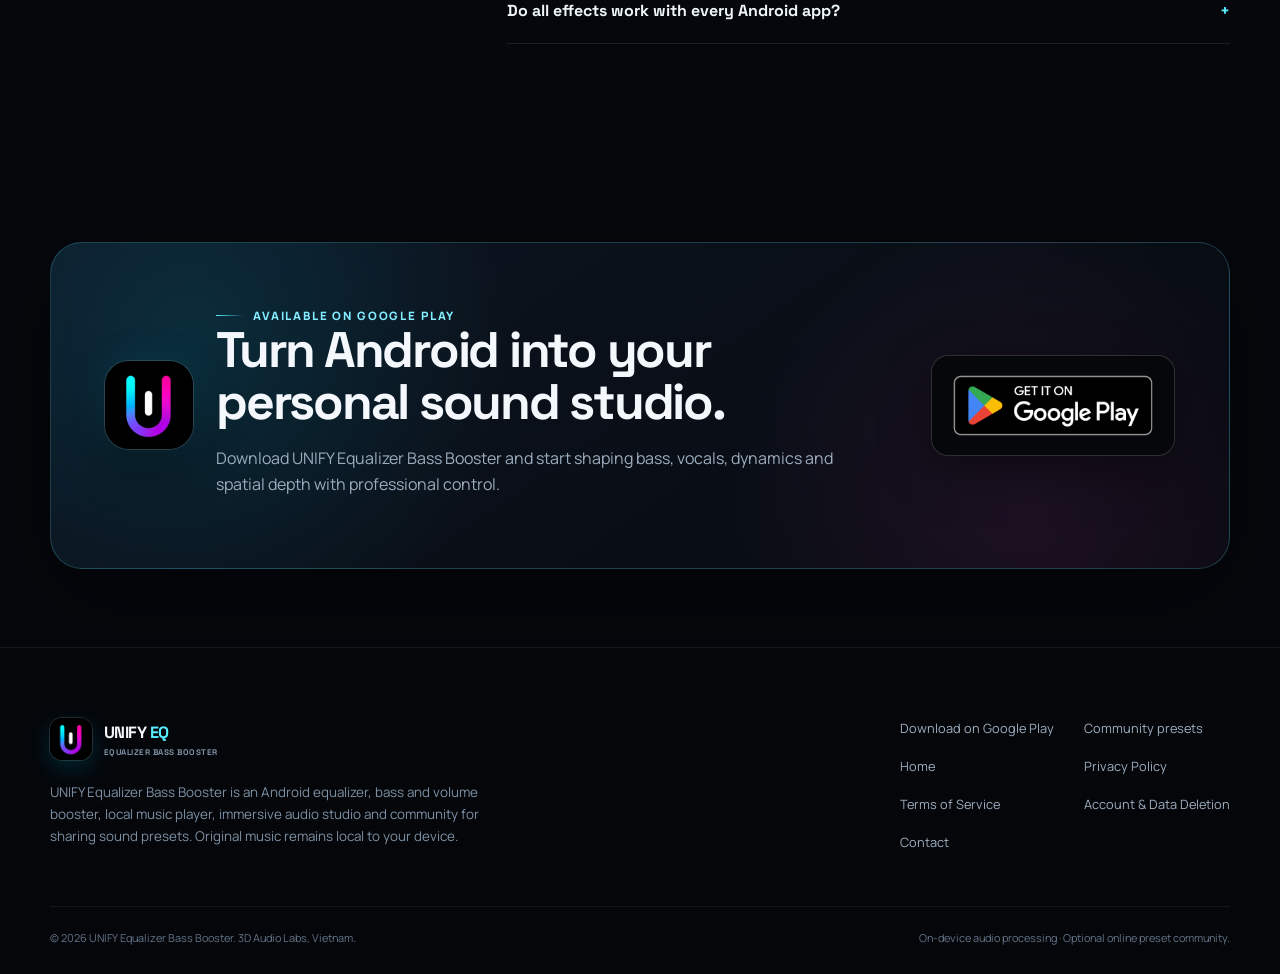
<file: unify-eq-home-page.html>
<!DOCTYPE html>

<html lang="en"><head><meta charset="utf-8"/><meta content="width=device-width,initial-scale=1,viewport-fit=cover" name="viewport"/><link href="/unify-eq-favicon.ico?v=20260716-2" rel="icon" sizes="any"/><link href="/unify-eq-favicon-16x16.png?v=20260716-2" rel="icon" sizes="16x16" type="image/png"/><link href="/unify-eq-favicon-32x32.png?v=20260716-2" rel="icon" sizes="32x32" type="image/png"/><link href="/unify-eq-favicon-48x48.png?v=20260716-2" rel="icon" sizes="48x48" type="image/png"/><link href="/unify-eq-apple-touch-icon.png?v=20260716-2" rel="apple-touch-icon" sizes="180x180"/><link href="/unify-eq-site.webmanifest?v=20260716-2" rel="manifest"/><meta content="UNIFY Equalizer Bass Booster" name="application-name"/><meta content="UNIFY Equalizer Bass Booster" name="apple-mobile-web-app-title"/><meta content="#05070d" name="theme-color"/><meta content="#05070d" name="msapplication-TileColor"/><meta content="/unify-eq-favicon-192x192.png?v=20260716-2" name="msapplication-TileImage"/><title>UNIFY Equalizer Bass Booster for Android — 31-Band EQ</title><meta content="Download UNIFY Equalizer Bass Booster for Android with 16/31-band EQ, volume and bass boost, 3D audio, AI mastering, local music player and community presets." name="description"/><meta content="index,follow,max-image-preview:large,max-snippet:-1,max-video-preview:-1" name="robots"/><meta content="3D Audio Labs" name="author"/><meta content="dark" name="color-scheme"/><link href="https://unifyplayer.online/unify-eq-home-page.html" rel="canonical"/><link href="https://fonts.googleapis.com" rel="preconnect"/><link crossorigin="" href="https://fonts.gstatic.com" rel="preconnect"/><link href="https://fonts.googleapis.com/css2?family=Manrope:wght@400;500;600;700;800&amp;family=Space+Grotesk:wght@500;600;700&amp;display=swap" rel="stylesheet"/><meta content="website" property="og:type"/><meta content="en_US" property="og:locale"/><meta content="UNIFY Equalizer Bass Booster" property="og:site_name"/><meta content="UNIFY Equalizer Bass Booster for Android — 31-Band EQ" property="og:title"/><meta content="Shape sound with 16/31-band EQ, bass and volume boost, AI mastering, 3D audio, a local music player and community presets." property="og:description"/><meta content="https://unifyplayer.online/unify-eq-home-page.html" property="og:url"/><meta content="https://unifyplayer.online/unify-eq-assets/images/unify-eq-community-presets.webp" property="og:image"/><meta content="512" property="og:image:width"/><meta content="500" property="og:image:height"/><meta content="summary_large_image" name="twitter:card"/><link href="unify-eq-assets/unify-eq-site.css" rel="stylesheet"/><script type="application/ld+json">{"@context":"https://schema.org","@graph":[{"@type":"WebSite","@id":"https://unifyplayer.online/#website","url":"https://unifyplayer.online/","name":"UNIFY Equalizer Bass Booster","alternateName":["UNIFY EQ","UNIFY Equalizer"],"inLanguage":"en"},{"@type":"Organization","@id":"https://unifyplayer.online/#organization","name":"3D Audio Labs","url":"https://unifyplayer.online/","logo":{"@type":"ImageObject","url":"https://unifyplayer.online/unify-eq-assets/images/unify-eq-app-icon.png","width":512,"height":512},"email":"namtruyenpro95@gmail.com"},{"@type":"SoftwareApplication","@id":"https://unifyplayer.online/unify-eq-home-page.html#app","name":"UNIFY Equalizer Bass Booster","alternateName":["UNIFY EQ","UNIFY Equalizer"],"applicationCategory":"MultimediaApplication","applicationSubCategory":"Equalizer, Bass Booster and Music Player","operatingSystem":"Android","description":"Android equalizer, bass booster and volume booster with 16-band and 31-band EQ, Crystal Clear DSP, AI mastering, dynamics processing, spatial audio, local music tools and community presets.","url":"https://unifyplayer.online/unify-eq-home-page.html","downloadUrl":"https://play.google.com/store/apps/details?id=com.unify.equalizer","installUrl":"https://play.google.com/store/apps/details?id=com.unify.equalizer","sameAs":["https://play.google.com/store/apps/details?id=com.unify.equalizer"],"image":"https://unifyplayer.online/unify-eq-assets/images/unify-eq-app-icon.png","screenshot":["https://unifyplayer.online/unify-eq-assets/images/unify-eq-graphic-equalizer.webp","https://unifyplayer.online/unify-eq-assets/images/unify-eq-community-presets.webp","https://unifyplayer.online/unify-eq-assets/images/unify-eq-ai-mastering-limiter.webp","https://unifyplayer.online/unify-eq-assets/images/unify-eq-spatial-audio.webp","https://unifyplayer.online/unify-eq-assets/images/unify-eq-segment-presets.webp"],"featureList":["16-band and 31-band graphic equalizer","Bass booster, volume booster and 3D virtualizer","Crystal Clear DSP with clarity and de-mud controls","AI AGC mastering, compressor, limiter and smart noise gate","3D spatial motion and reverb environments","Community presets, creator profiles, downloads, comments and follows","Music Editor Pro with a different preset for each song segment","Local music player, playlists, lyrics, metadata and album-art editor","Sleep timer, wake timer, A-B repeat, playback speed and timestamp notes","Profiles, albums, favorites and configuration backup and restore","100+ interface languages and built-in audio guidance"],"author":{"@id":"https://unifyplayer.online/#organization"},"publisher":{"@id":"https://unifyplayer.online/#organization"},"isAccessibleForFree":true,"offers":{"@type":"Offer","price":"0","priceCurrency":"USD","availability":"https://schema.org/InStock"}},{"@type":"FAQPage","@id":"https://unifyplayer.online/unify-eq-home-page.html#faq","mainEntity":[{"@type":"Question","name":"Does UNIFY EQ upload my music?","acceptedAnswer":{"@type":"Answer","text":"No. Local audio processing and playback happen on your Android device. Original music files are not uploaded for equalization or playback. Only presets, segment configurations, profile details or community interactions that you intentionally publish are sent to the community service."}},{"@type":"Question","name":"Can I download and share equalizer presets?","acceptedAnswer":{"@type":"Answer","text":"Yes. The optional Community lets you browse and search presets, download them to your library, publish your own presets or segment configurations, follow creators, save favorites and join discussions."}},{"@type":"Question","name":"What is the difference between 16-band and 31-band EQ?","acceptedAnswer":{"@type":"Answer","text":"16-band mode is faster for broad tonal changes. 31-band mode provides finer control across the audible frequency spectrum for detailed correction and creative sound shaping."}},{"@type":"Question","name":"Is UNIFY EQ only an equalizer?","acceptedAnswer":{"@type":"Answer","text":"No. It also includes a local music player with playlists, albums, artists, genres, lyrics, tag and album-art editing, smart queue tools, A–B repeat, playback speed, timestamp notes, sleep and wake timers, and Music Editor Pro."}},{"@type":"Question","name":"Do all effects work with every Android app?","acceptedAnswer":{"@type":"Answer","text":"Core equalizer behavior depends on Android, the device, audio route and the active audio session. Reverb and some advanced playback or editor features are designed for music played inside the UNIFY EQ player."}}]}]}</script><meta content="UNIFY Equalizer Bass Booster for Android" name="twitter:title"/><meta content="31-band EQ, bass and volume boost, AI mastering, 3D audio, local music tools and community presets." name="twitter:description"/><meta content="com.unify.equalizer" property="al:android:package"/><meta content="UNIFY Equalizer Bass Booster" property="al:android:app_name"/><meta content="https://play.google.com/store/apps/details?id=com.unify.equalizer" property="al:android:url"/><meta content="UNIFY Equalizer Bass Booster community presets and creator profiles" property="og:image:alt"/><meta content="https://unifyplayer.online/unify-eq-assets/images/unify-eq-community-presets.webp" name="twitter:image"/><meta content="UNIFY Equalizer community presets interface" name="twitter:image:alt"/></head><body><a class="skip-link" href="#main">Skip to content</a><header class="site-header"><div class="container nav"><a aria-label="UNIFY Equalizer Bass Booster home" class="brand" href="unify-eq-home-page.html"><img alt="UNIFY Equalizer Bass Booster app icon" decoding="async" height="42" src="unify-eq-assets/images/unify-eq-app-icon-192.png" width="42"/><span class="brand-copy"><b>UNIFY <em>EQ</em></b><small>Equalizer Bass Booster</small></span></a><button aria-expanded="false" aria-label="Open navigation" class="menu-toggle"><svg fill="none" stroke="currentColor" stroke-width="2" viewbox="0 0 24 24"><path d="M4 7h16M4 12h16M4 17h16"></path></svg></button><nav aria-label="Primary navigation" class="nav-links"><a href="unify-eq-home-page.html">Home</a><a href="unify-eq-home-page.html#engine">Sound engine</a><a href="#community">Community</a><a href="unify-eq-home-page.html#features">Features</a><a href="unify-eq-privacy.html">Privacy</a><a href="unify-eq-terms.html">Terms</a><a href="unify-eq-delete-data.html">Delete data</a><a class="nav-cta" href="https://play.google.com/store/apps/details?id=com.unify.equalizer" rel="noopener noreferrer" target="_blank"><span class="play-dot">▶</span> Download app</a></nav></div></header><main id="main"><section class="hero"><div class="container hero-grid"><div class="hero-content reveal"><div class="app-intro"><div class="app-intro-icon-wrap"><img alt="UNIFY Equalizer Bass Booster Android app icon" decoding="async" height="92" src="unify-eq-assets/images/unify-eq-app-icon.webp" width="92"/></div><div class="app-intro-copy"><span class="android-chip">ANDROID APP</span><strong>UNIFY Equalizer Bass Booster</strong><small>Official app by 3D Audio Labs</small></div></div><span class="eyebrow">Android equalizer app • 31-band EQ • community presets</span><h1 class="hero-product-name">UNIFY Equalizer <span>Bass Booster</span></h1><p class="hero-copy"><strong>UNIFY Equalizer Bass Booster</strong> turns Android into a complete sound studio: 16/31-band EQ, deep bass and volume boost, Crystal Clear™ DSP, AI mastering, dynamics control, immersive spatial audio, a local music player and a community for discovering and sharing presets.</p><div class="hero-actions"><a aria-label="Download UNIFY Equalizer Bass Booster on Google Play" class="google-play-download" href="https://play.google.com/store/apps/details?id=com.unify.equalizer" rel="noopener noreferrer" target="_blank"><img alt="Get it on Google Play" decoding="async" height="250" src="unify-eq-assets/google-play-badge.png" width="646"/><span aria-hidden="true" class="store-shine"></span></a><a class="btn btn-secondary" href="#engine">See the sound engine ↓</a></div><div class="store-note">Available for Android · Opens the official Google Play listing · <a href="https://play.google.com/store/apps/details?id=com.unify.equalizer" rel="noopener noreferrer" target="_blank">View app ↗</a></div><div class="hero-badges"><span>31-band EQ</span><span>Bass &amp; volume boost</span><span>AI mastering</span><span>3D / 8D sound</span><span>Community presets</span></div></div><div aria-label="Animated UNIFY EQ mastering console" class="hero-console reveal"><div class="console-head"><span>UNIFY EQ / MASTER BUS</span><span class="live-pill"><i></i>DSP ACTIVE</span></div><div class="eq-stage"><div class="response-wrap"><canvas aria-hidden="true" id="unify-eq-response"></canvas><div class="response-labels"><strong>FREQUENCY RESPONSE</strong><span>20 Hz — 20 kHz</span></div></div><div aria-hidden="true" class="band-bank"><div class="band"><div class="band-track"><i class="band-fill" style="--h:48%;--c:#58ecff;--d:-0.2s"></i><b class="band-knob" style="--h:48%;--c:#58ecff"></b></div><small>31</small></div><div class="band"><div class="band-track"><i class="band-fill" style="--h:63%;--c:#49dfff;--d:-0.7s"></i><b class="band-knob" style="--h:63%;--c:#49dfff"></b></div><small>63</small></div><div class="band"><div class="band-track"><i class="band-fill" style="--h:55%;--c:#42cfff;--d:-1.1s"></i><b class="band-knob" style="--h:55%;--c:#42cfff"></b></div><small>125</small></div><div class="band"><div class="band-track"><i class="band-fill" style="--h:73%;--c:#5ab6ff;--d:-0.4s"></i><b class="band-knob" style="--h:73%;--c:#5ab6ff"></b></div><small>250</small></div><div class="band"><div class="band-track"><i class="band-fill" style="--h:60%;--c:#7a91ff;--d:-1.4s"></i><b class="band-knob" style="--h:60%;--c:#7a91ff"></b></div><small>500</small></div><div class="band"><div class="band-track"><i class="band-fill" style="--h:68%;--c:#9874ff;--d:-0.8s"></i><b class="band-knob" style="--h:68%;--c:#9874ff"></b></div><small>1K</small></div><div class="band"><div class="band-track"><i class="band-fill" style="--h:78%;--c:#b65cff;--d:-1.7s"></i><b class="band-knob" style="--h:78%;--c:#b65cff"></b></div><small>2K</small></div><div class="band"><div class="band-track"><i class="band-fill" style="--h:64%;--c:#d34fd7;--d:-0.5s"></i><b class="band-knob" style="--h:64%;--c:#d34fd7"></b></div><small>4K</small></div><div class="band"><div class="band-track"><i class="band-fill" style="--h:71%;--c:#ed4fc9;--d:-1.2s"></i><b class="band-knob" style="--h:71%;--c:#ed4fc9"></b></div><small>8K</small></div><div class="band"><div class="band-track"><i class="band-fill" style="--h:58%;--c:#ff65c7;--d:-0.9s"></i><b class="band-knob" style="--h:58%;--c:#ff65c7"></b></div><small>16K</small></div></div></div><div class="console-bottom"><div class="module"><span>EQ MODE</span><b>31-BAND</b></div><div class="module"><span>AI MASTER</span><b>BALANCED</b></div><div class="module"><span>OUTPUT</span><b>-1.0 dB</b></div></div><span class="floating-chip chip-a">CRYSTAL CLEAR™ ON</span><span class="floating-chip chip-b">LOOKAHEAD LIMITER</span><a aria-label="Open UNIFY Equalizer Bass Booster on Google Play" class="hero-store-card" href="https://play.google.com/store/apps/details?id=com.unify.equalizer" rel="noopener noreferrer" target="_blank"><img alt="" decoding="async" height="54" src="unify-eq-assets/images/unify-eq-app-icon-192.png" width="54"/><div><small>OFFICIAL ANDROID APP</small><strong>UNIFY Equalizer Bass Booster</strong><span>3D Audio Labs · Google Play</span></div><b>↗</b></a></div></div></section><section class="stats"><div class="container stats-grid"><div class="stat"><strong>31</strong><span>precision EQ bands</span></div><div class="stat"><strong>16</strong><span>fast graphic bands</span></div><div class="stat"><strong>3D / 8D</strong><span>spatial motion tools</span></div><div class="stat"><strong>COMMUNITY</strong><span>share &amp; discover presets</span></div><div class="stat"><strong>100+</strong><span>languages &amp; audio guidance</span></div></div></section><section class="section" id="engine"><div class="container"><div class="section-head reveal"><div><span class="section-kicker">Interactive frequency lab</span><h2 class="section-title">Tune with intent,<br/>not guesswork.</h2></div><p class="section-desc">A premium audio interface should make complex processing feel legible. UNIFY EQ separates tone, dynamics and spatial movement into a coherent signal path so every adjustment has a clear purpose.</p></div><div class="lab"><article class="lab-panel reveal"><div class="lab-top"><div><span class="section-kicker">Live response</span><h3>Frequency curve</h3></div><div class="preset-row"><button class="preset-btn active" data-preset="Balanced">Balanced</button><button class="preset-btn" data-preset="Bass">Bass</button><button class="preset-btn" data-preset="Vocal">Vocal</button><button class="preset-btn" data-preset="Studio">Studio</button></div></div><canvas aria-label="Animated equalizer frequency response" class="frequency-canvas" id="frequency-lab"></canvas><div class="frequency-info"><div><span>LOW END</span><b>31–125 Hz</b></div><div><span>BODY</span><b>250–800 Hz</b></div><div><span>PRESENCE</span><b>1–5 kHz</b></div><div><span>AIR</span><b>8–16 kHz</b></div></div></article><article class="lab-panel reveal"><span class="section-kicker">Signal chain</span><h3 style="margin-top:12px">One controlled path from input to output.</h3><div class="chain"><div class="chain-node"><i>01</i><div><b>Graphic EQ</b><small>16 or 31 bands for tonal balance</small></div><em>ACTIVE</em></div><div class="chain-node"><i>02</i><div><b>Crystal Clear™ DSP</b><small>Clarity drive and de-mud processing</small></div><em>READY</em></div><div class="chain-node"><i>03</i><div><b>AI AGC Mastering</b><small>Adaptive gain and multi-band control</small></div><em>SMART</em></div><div class="chain-node"><i>04</i><div><b>Dynamics &amp; Limiter</b><small>Compression, gate and peak protection</small></div><em>SAFE</em></div><div class="chain-node"><i>05</i><div><b>Spatial Motion</b><small>Depth, movement and immersive width</small></div><em>OPTIONAL</em></div></div></article></div></div></section><section class="section-tight"><div class="container"><div class="bento"><article class="bento-card large reveal"><span class="section-kicker">Equalization</span><div class="bento-number">31</div><h3>Studio-level frequency shaping</h3><p>Switch between fast 16-band control and detailed 31-band tuning. Build precise curves for headphones, speakers, genres or individual tracks.</p><div aria-hidden="true" class="mini-spectrum"><i style="--h:25%;--d:-0.3s"></i><i style="--h:48%;--d:-1.1s"></i><i style="--h:70%;--d:-0.7s"></i><i style="--h:42%;--d:-1.8s"></i><i style="--h:84%;--d:-0.4s"></i><i style="--h:58%;--d:-1.3s"></i><i style="--h:92%;--d:-0.9s"></i><i style="--h:49%;--d:-1.6s"></i><i style="--h:74%;--d:-0.6s"></i><i style="--h:36%;--d:-1.9s"></i><i style="--h:65%;--d:-0.2s"></i><i style="--h:88%;--d:-1.2s"></i><i style="--h:45%;--d:-0.8s"></i><i style="--h:78%;--d:-1.5s"></i><i style="--h:55%;--d:-0.5s"></i><i style="--h:95%;--d:-1.7s"></i></div></article><article class="bento-card reveal"><span class="section-kicker">Intelligence</span><h3>AI AGC &amp; mastering</h3><p>Raise perceived loudness while preserving control through adaptive gain, multi-band compression, smart gate behavior and output limiting.</p></article><article class="bento-card reveal"><span class="section-kicker">Clarity</span><h3>Crystal Clear™ DSP</h3><p>Recover definition, reduce muddy low-mid buildup and reveal detail without turning the interface into a maze.</p></article><article class="bento-card wide reveal"><span class="section-kicker">Immersion</span><h3>Spatial motion, depth and dimensional sound</h3><p>Move beyond static widening with controllable 3D and 8D-style motion, virtualizer depth and real-time spatial visualization.</p><div aria-hidden="true" class="orbit-ui"></div></article></div></div></section><section class="section community-section" id="community">
<div class="container community-grid">
<div class="community-visual reveal">
<div aria-hidden="true" class="community-halo"></div>
<img alt="UNIFY Equalizer community presets with browse, upload, downloads, creator profiles and online users" decoding="async" height="500" loading="lazy" src="unify-eq-assets/images/unify-eq-community-presets.webp" width="512"/>
<span class="community-signal signal-one">LIVE CREATOR PROFILES</span>
<span class="community-signal signal-two">PRESETS READY TO APPLY</span>
</div>
<div class="community-copy reveal">
<span class="section-kicker">Community presets</span>
<h2>Equalize.<br/>Connect. <span>Share.</span></h2>
<p>Great sound does not have to start from zero. Browse presets and time-based segment configurations created by other listeners, apply them to your setup, save favorites and publish your own sound for the community.</p>
<div class="community-points">
<article><i>01</i><div><b>Discover sound</b><span>Search presets, creators, genres, devices and tags. Download a sound and apply it to your own library.</span></div></article>
<article><i>02</i><div><b>Share what you build</b><span>Upload custom EQ presets or Music Editor Pro segment configurations with descriptions, cover art and intended devices.</span></div></article>
<article><i>03</i><div><b>Follow the people behind it</b><span>Creator profiles, followers, comments, favorites, reposts, online presence and community notifications keep ideas moving.</span></div></article>
</div>
<div class="community-actions">
<a class="btn btn-primary" href="https://play.google.com/store/apps/details?id=com.unify.equalizer" rel="noopener noreferrer" target="_blank">Explore Community in the app ↗</a>
<span>Optional account · Your original music stays on your device</span>
</div>
</div>
</div>
</section><section class="section" id="features"><div class="container"><div class="section-head reveal"><div><span class="section-kicker">Inside UNIFY EQ</span><h2 class="section-title">Every tool.<br/>One visual language.</h2></div><p class="section-desc">A visual tour of the complete Android sound workflow — precision equalization, mastering, spatial effects, segment automation, preset management, local playback and built-in audio guidance.</p></div><div class="gallery"><figure class="feature-shot hero-shot reveal"><img alt="UNIFY EQ 31-band and 16-band equalizer with Crystal Clear DSP" decoding="async" height="500" loading="eager" src="unify-eq-assets/images/unify-eq-graphic-equalizer.webp" width="512"/><figcaption><b>31-band &amp; 16-band equalizer</b><span>PRECISION EQ</span></figcaption></figure><figure class="feature-shot reveal"><img alt="UNIFY EQ AI AGC mastering, limiter and compressor" decoding="async" height="500" loading="lazy" src="unify-eq-assets/images/unify-eq-ai-mastering-limiter.webp" width="512"/><figcaption><b>AI AGC &amp; smart limiter</b><span>DYNAMICS</span></figcaption></figure><figure class="feature-shot reveal"><img alt="UNIFY EQ 3D and 8D spatial sound effects" decoding="async" height="500" loading="lazy" src="unify-eq-assets/images/unify-eq-spatial-audio.webp" width="512"/><figcaption><b>3D &amp; 8D spatial effects</b><span>IMMERSION</span></figcaption></figure><figure class="feature-shot reveal"><img alt="UNIFY EQ smart music segment presets" decoding="async" height="500" loading="lazy" src="unify-eq-assets/images/unify-eq-segment-presets.webp" width="512"/><figcaption><b>Per-segment sound presets</b><span>AUTOMATION</span></figcaption></figure><figure class="feature-shot reveal"><img alt="UNIFY EQ preset and profile management" decoding="async" height="500" loading="lazy" src="unify-eq-assets/images/unify-eq-profile-management.webp" width="512"/><figcaption><b>Profiles, backup &amp; restore</b><span>WORKFLOW</span></figcaption></figure><figure class="feature-shot reveal"><img alt="UNIFY EQ integrated local music player and library" decoding="async" height="500" loading="lazy" src="unify-eq-assets/images/unify-eq-music-player.webp" width="512"/><figcaption><b>Integrated local music player</b><span>PLAYBACK</span></figcaption></figure><figure class="feature-shot reveal"><img alt="UNIFY EQ supports over 100 languages and audio guidance" decoding="async" height="500" loading="lazy" src="unify-eq-assets/images/unify-eq-language-guidance.webp" width="512"/><figcaption><b>100+ languages &amp; guidance</b><span>ACCESSIBILITY</span></figcaption></figure></div></div></section><section class="section-tight workflow-section" id="workflow">
<div class="container">
<div class="section-head reveal">
<div><span class="section-kicker">More than an equalizer</span><h2 class="section-title">A complete local<br/>audio workflow.</h2></div>
<p class="section-desc">The app strings describe a much broader product than a basic bass booster. These are the high-value workflows that deserve to be visible to users and searchable by Google.</p>
</div>
<div class="workflow-grid">
<article class="workflow-card reveal"><span>PLAYER</span><h3>Local music library</h3><p>Browse all songs, albums, artists and genres; create playlists and favorites; edit tags, lyrics and album artwork without relying on a cloud music source.</p><ul><li>Albums, artists, genres and playlists</li><li>Lyrics, metadata and cover editor</li><li>Favorites and multi-select tools</li></ul></article>
<article class="workflow-card reveal"><span>AUTOMATION</span><h3>Music Editor Pro</h3><p>Split one song into timed sections and assign a different equalizer preset to the intro, verse, chorus or drop. Save, import and export the full segment configuration.</p><ul><li>Waveform and pinch-to-zoom editing</li><li>Automatic preset switching</li><li>Reusable segment configurations</li></ul></article>
<article class="workflow-card reveal"><span>PLAYBACK</span><h3>Control every listening session</h3><p>Use A ↔ B repeat, playback speed, seek shortcuts, timestamp notes, smart queue modes and foreground playback controls.</p><ul><li>Append, shuffle, deduplicate or replace queue</li><li>Filter queue by track duration</li><li>Per-song notes and repeat controls</li></ul></article>
<article class="workflow-card reveal"><span>SCHEDULE</span><h3>Sleep, wake and scheduled music</h3><p>Stop playback after a chosen interval, wake to a selected song or build recurring schedules for different days.</p><ul><li>Sleep and wake timers</li><li>Exact-alarm scheduling</li><li>Recurring day and date rules</li></ul></article>
<article class="workflow-card reveal"><span>PROFILES</span><h3>Presets that move with you</h3><p>Create separate profiles for headphones and speakers, organize presets into albums, pin or duplicate favorites, then export or restore your complete setup.</p><ul><li>Speaker and headphone profiles</li><li>Backup, append and overwrite modes</li><li>Preset search, albums and favorites</li></ul></article>
<article class="workflow-card reveal"><span>ACCESSIBILITY</span><h3>Learn while you tune</h3><p>Choose from more than 100 interface languages, use built-in audio knowledge explanations, switch themes and view real-time visualizers that make advanced DSP easier to understand.</p><ul><li>100+ languages</li><li>Audio knowledge guidance</li><li>Themes and visualizers</li></ul></article>
</div>
</div>
</section><section class="section-tight"><div class="container experience"><div class="experience-copy reveal"><span class="section-kicker">Sound in motion</span><h2>Hear space as a controllable parameter.</h2><p>Spatial audio in UNIFY EQ is treated as a designed effect, not a decorative toggle. Control depth, width and motion while keeping dynamics and equalization visible in the same system.</p><div class="pill-list"><span>3D 360°</span><span>8D-style motion</span><span>Virtualizer</span><span>Reverb environments</span><span>Real-time visualization</span></div></div><div class="wave-orb reveal"><canvas aria-hidden="true" id="wave-orb"></canvas></div></div></section><section class="section"><div class="container faq"><div class="reveal"><span class="section-kicker">Questions, answered</span><h2>Everything users ask before installing.</h2></div><div class="faq-list reveal"><div class="faq-item open"><button aria-expanded="true" class="faq-q">Does UNIFY EQ upload my music?<span>−</span></button><div class="faq-a"><div>No. Local audio processing and playback happen on your Android device. Original music files are not uploaded for equalization or playback. Only presets, segment configurations, profile details or community interactions that you intentionally publish are sent to the community service.</div></div></div><div class="faq-item"><button aria-expanded="false" class="faq-q">Can I download and share equalizer presets?<span>+</span></button><div class="faq-a"><div>Yes. The optional Community lets you browse and search presets, download them to your library, publish your own presets or segment configurations, follow creators, save favorites and join discussions.</div></div></div><div class="faq-item"><button aria-expanded="false" class="faq-q">What is the difference between 16-band and 31-band EQ?<span>+</span></button><div class="faq-a"><div>16-band mode is faster for broad tonal changes. 31-band mode provides finer control across the audible frequency spectrum for detailed correction and creative sound shaping.</div></div></div><div class="faq-item"><button aria-expanded="false" class="faq-q">Is UNIFY EQ only an equalizer?<span>+</span></button><div class="faq-a"><div>No. It also includes a local music player with playlists, albums, artists, genres, lyrics, tag and album-art editing, smart queue tools, A–B repeat, playback speed, timestamp notes, sleep and wake timers, and Music Editor Pro.</div></div></div><div class="faq-item"><button aria-expanded="false" class="faq-q">Do all effects work with every Android app?<span>+</span></button><div class="faq-a"><div>Core equalizer behavior depends on Android, the device, audio route and the active audio session. Reverb and some advanced playback or editor features are designed for music played inside the UNIFY EQ player.</div></div></div></div></div></section><section class="section-tight"><div class="container"><div class="cta cta-download reveal visible"><div class="cta-app"><img alt="UNIFY Equalizer Bass Booster app icon" decoding="async" height="88" src="unify-eq-assets/images/unify-eq-app-icon.webp" width="88"/><div><span class="section-kicker">AVAILABLE ON GOOGLE PLAY</span><h2>Turn Android into your personal sound studio.</h2><p>Download UNIFY Equalizer Bass Booster and start shaping bass, vocals, dynamics and spatial depth with professional control.</p></div></div><a aria-label="Download UNIFY Equalizer Bass Booster on Google Play" class="google-play-download google-play-download-large" href="https://play.google.com/store/apps/details?id=com.unify.equalizer" rel="noopener noreferrer" target="_blank"><img alt="Get it on Google Play" decoding="async" height="250" src="unify-eq-assets/google-play-badge.png" width="646"/><span aria-hidden="true" class="store-shine"></span></a></div></div></section><div aria-label="Feature image preview" aria-modal="true" class="lightbox" role="dialog"><button aria-label="Close image preview" class="lightbox-close">×</button><img alt="" decoding="async"/></div></main><footer class="site-footer"><div class="container"><div class="footer-grid"><div class="footer-brand"><a aria-label="UNIFY Equalizer Bass Booster home" class="brand" href="unify-eq-home-page.html"><img alt="UNIFY Equalizer Bass Booster app icon" decoding="async" height="42" src="unify-eq-assets/images/unify-eq-app-icon-192.png" width="42"/><span class="brand-copy"><b>UNIFY <em>EQ</em></b><small>Equalizer Bass Booster</small></span></a><p>UNIFY Equalizer Bass Booster is an Android equalizer, bass and volume booster, local music player, immersive audio studio and community for sharing sound presets. Original music remains local to your device.</p></div><div class="footer-links"><a href="https://play.google.com/store/apps/details?id=com.unify.equalizer" rel="noopener noreferrer" target="_blank">Download on Google Play</a><a href="unify-eq-home-page.html#community">Community presets</a><a href="unify-eq-home-page.html">Home</a><a href="unify-eq-privacy.html">Privacy Policy</a><a href="unify-eq-terms.html">Terms of Service</a><a href="unify-eq-delete-data.html">Account &amp; Data Deletion</a><a href="mailto:namtruyenpro95@gmail.com">Contact</a></div></div><div class="footer-bottom"><span>© 2026 UNIFY Equalizer Bass Booster. 3D Audio Labs, Vietnam.</span><span>On-device audio processing · Optional online preset community.</span></div></div></footer><script defer="" src="unify-eq-assets/unify-eq-site.js"></script></body></html>
</file>
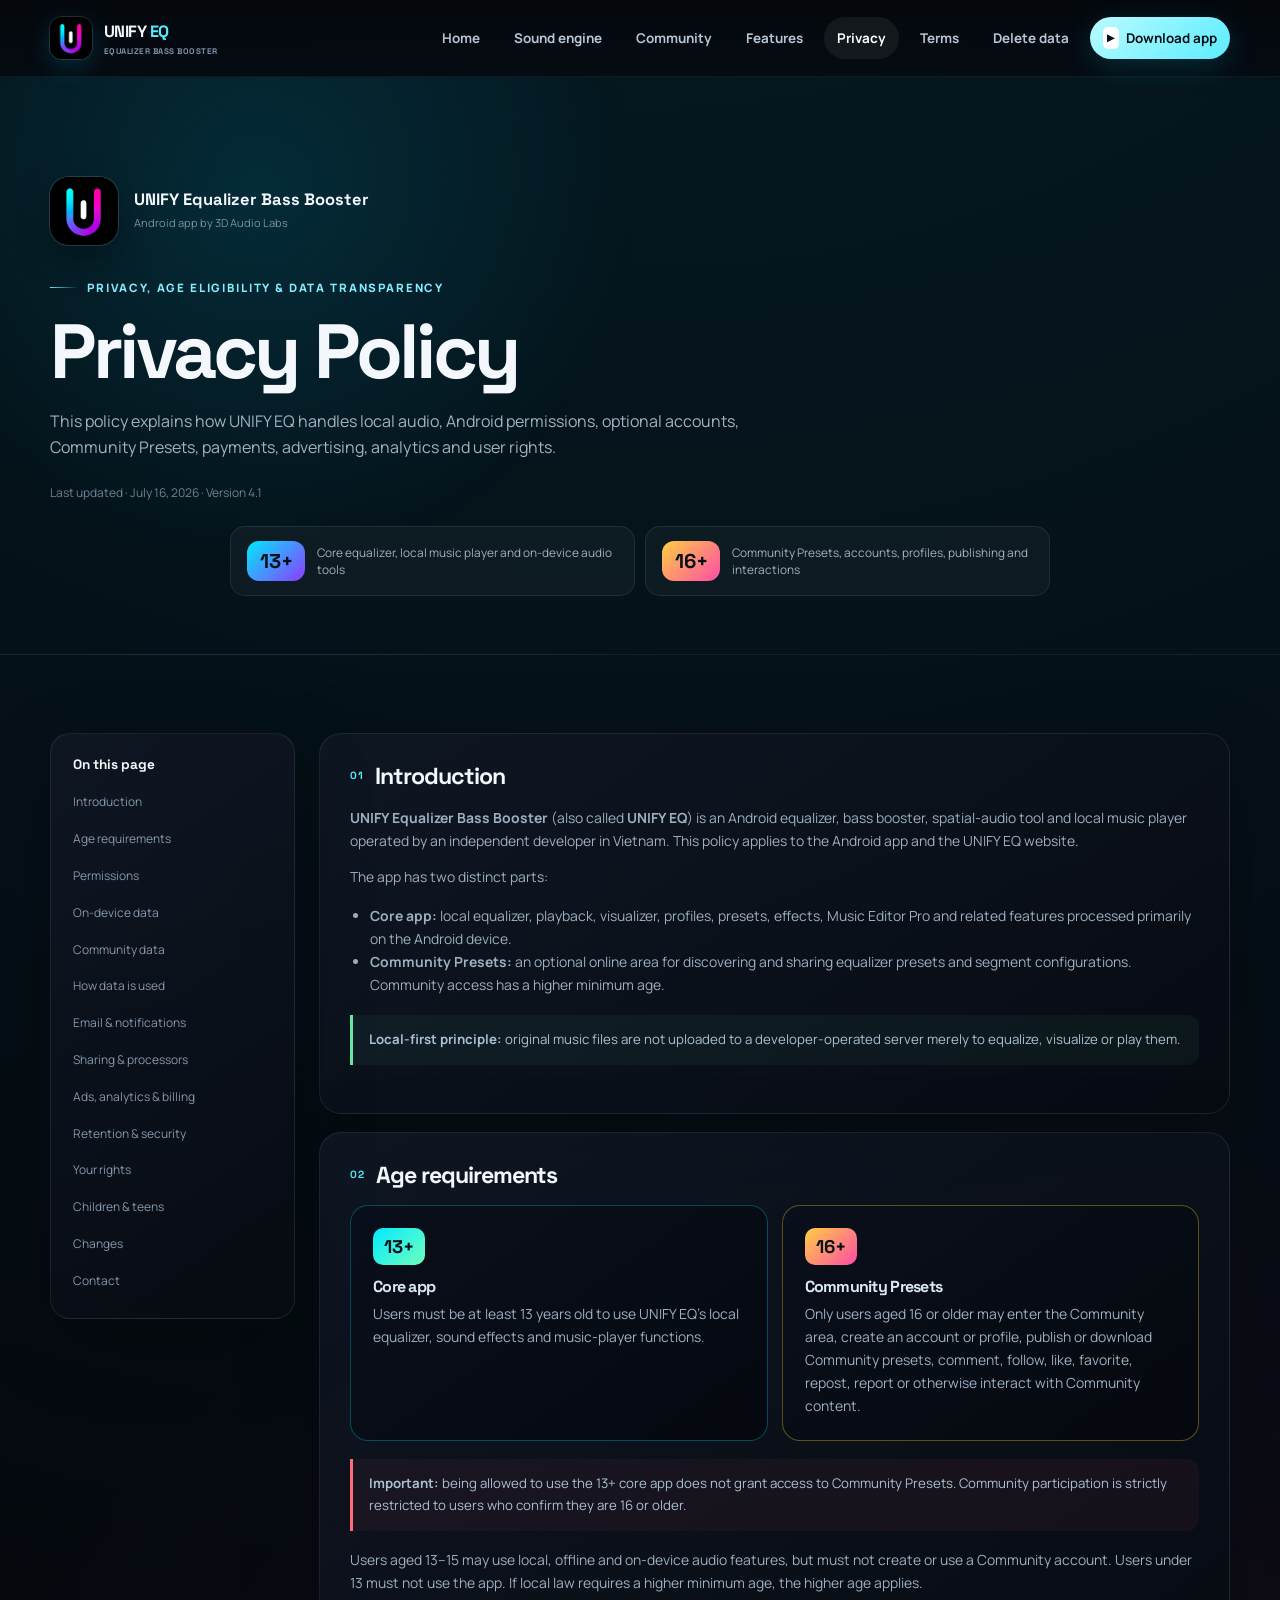
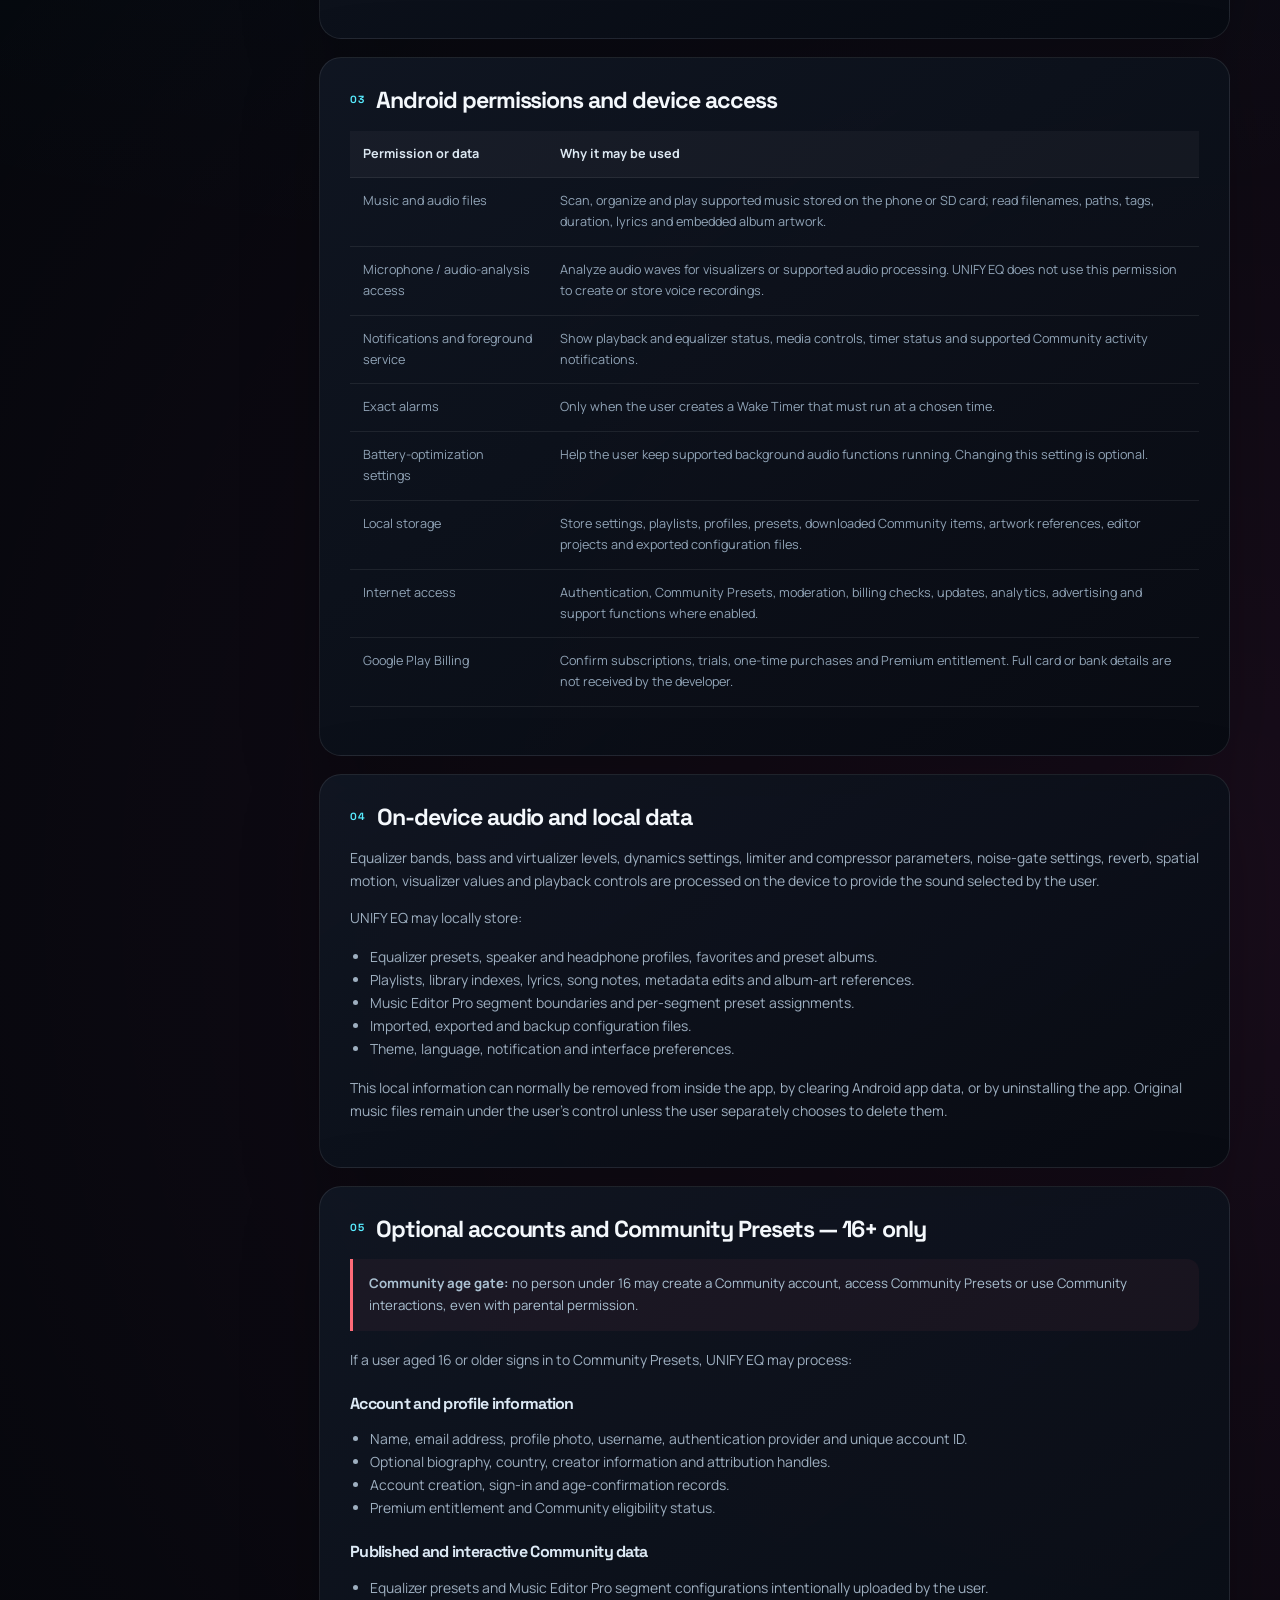
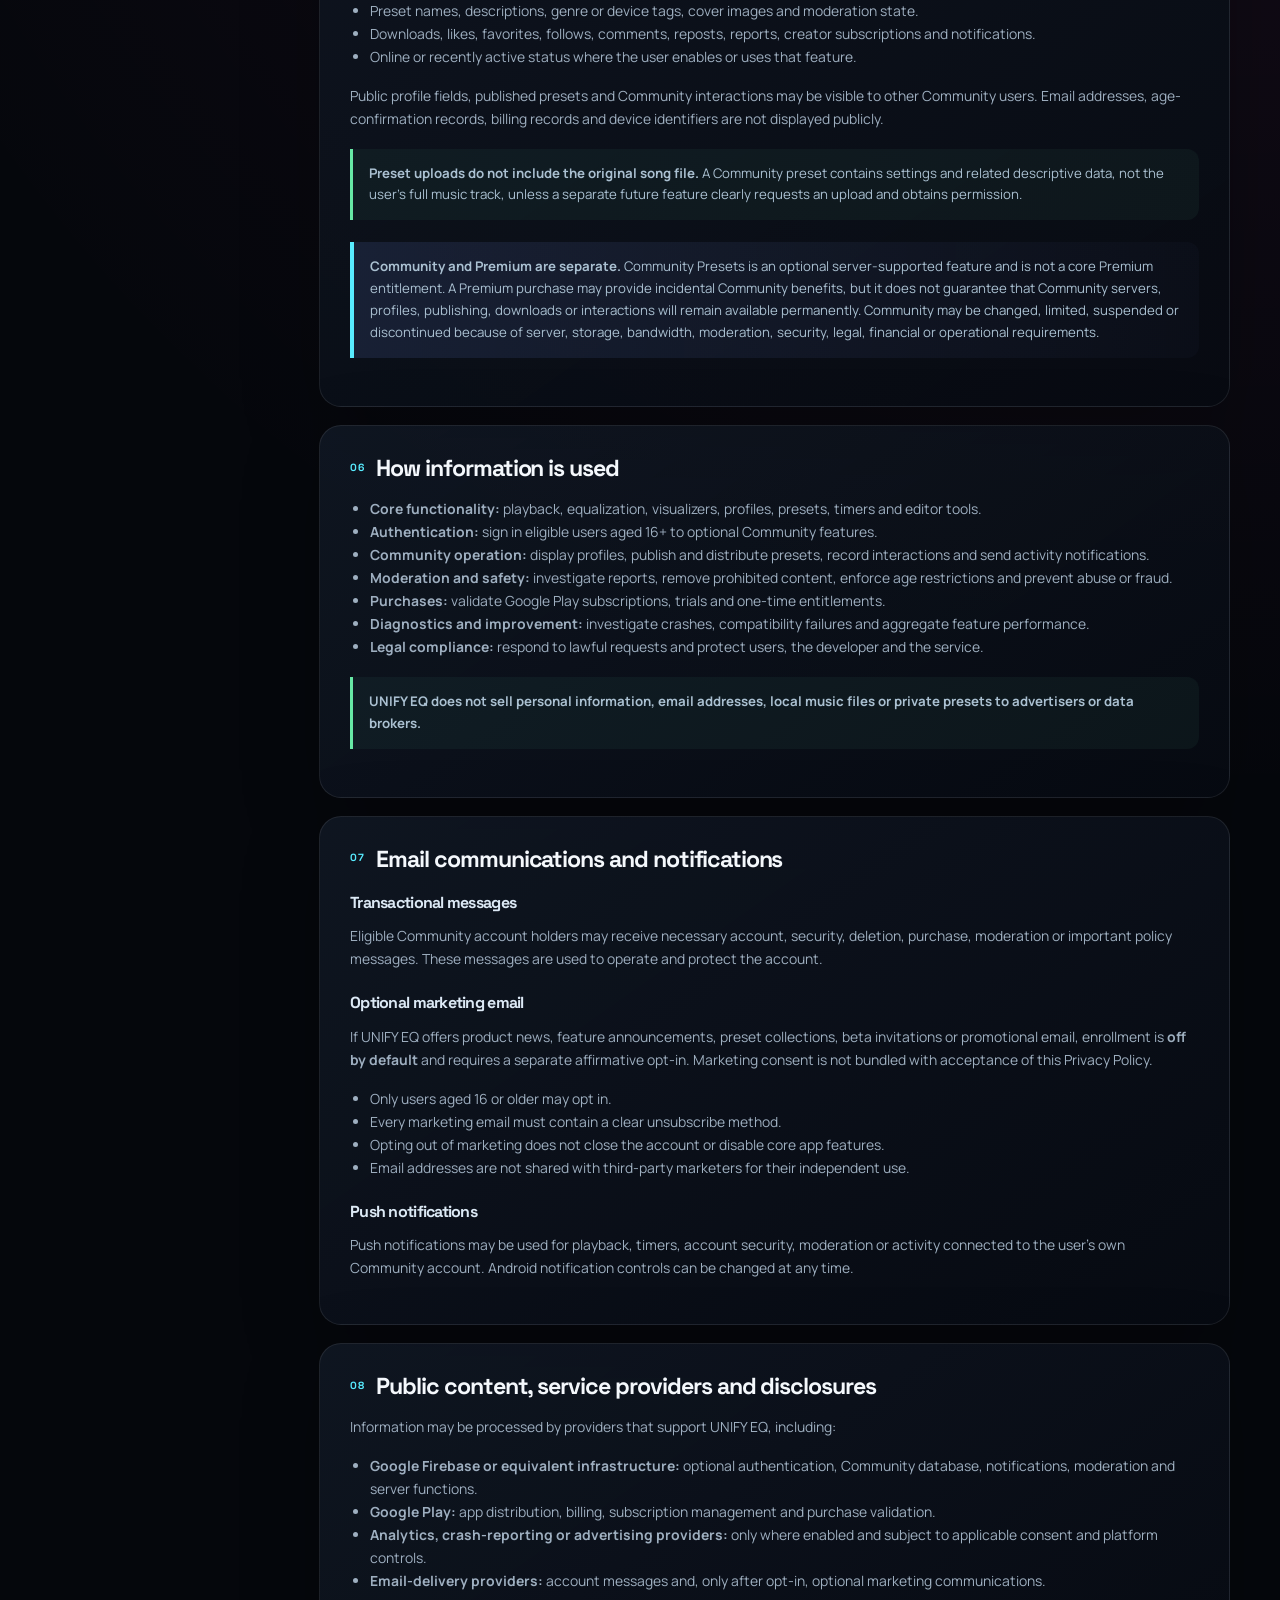
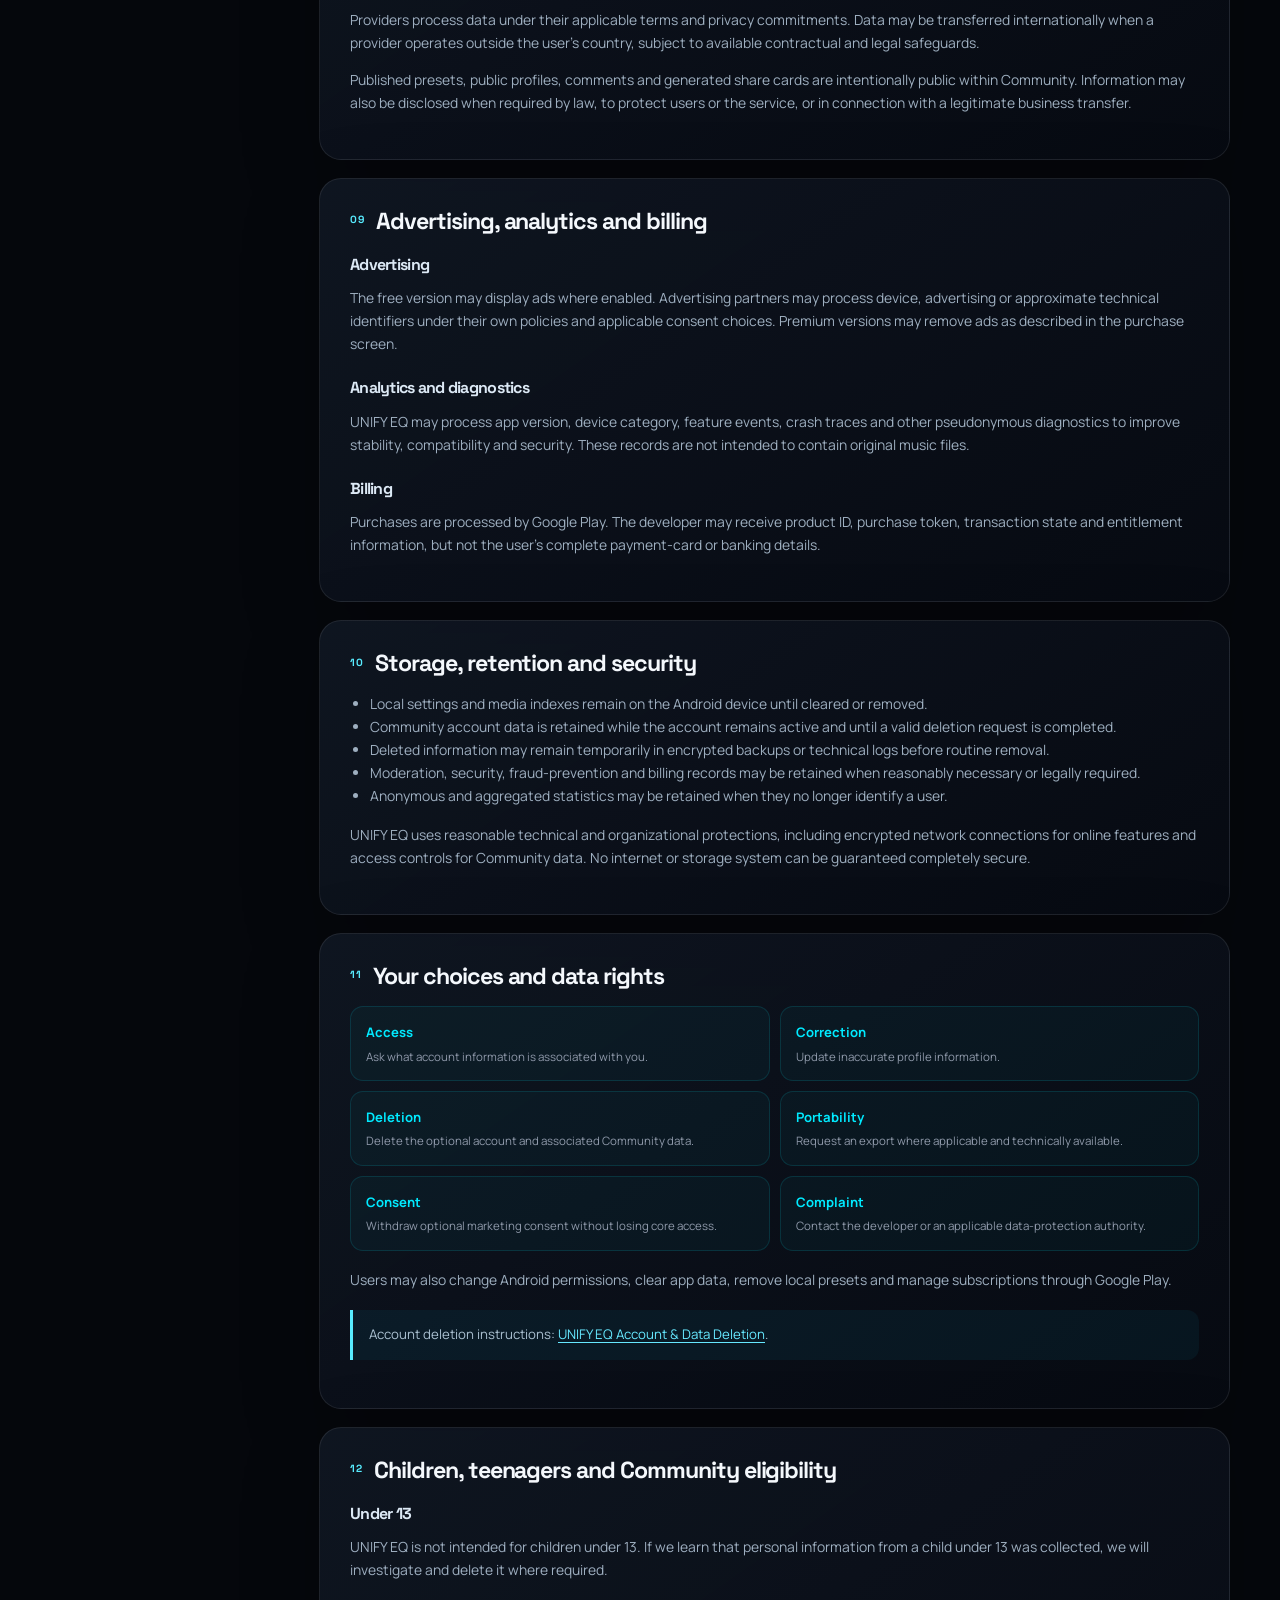
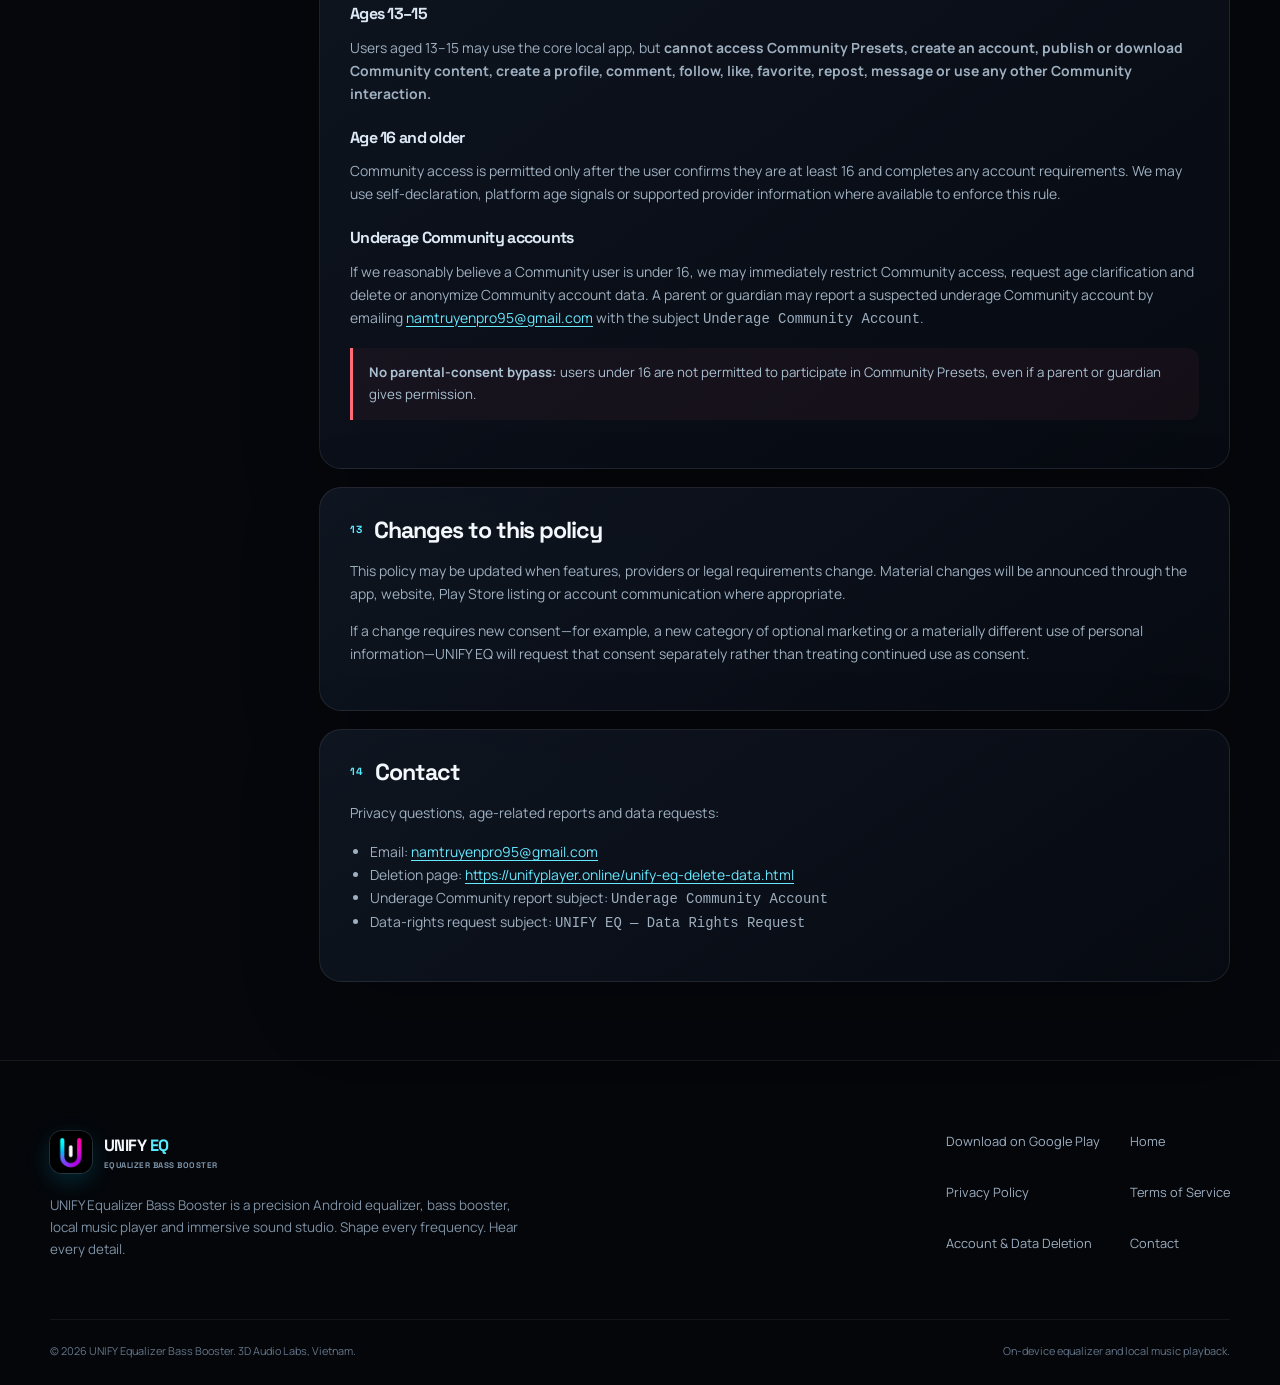
<file: unify-eq-privacy.html>
<!DOCTYPE html>

<html lang="en"><head><meta charset="utf-8"/><meta content="width=device-width,initial-scale=1" name="viewport"/><link href="/unify-eq-favicon.ico?v=20260716-2" rel="icon" sizes="any"/><link href="/unify-eq-favicon-16x16.png?v=20260716-2" rel="icon" sizes="16x16" type="image/png"/><link href="/unify-eq-favicon-32x32.png?v=20260716-2" rel="icon" sizes="32x32" type="image/png"/><link href="/unify-eq-favicon-48x48.png?v=20260716-2" rel="icon" sizes="48x48" type="image/png"/><link href="/unify-eq-apple-touch-icon.png?v=20260716-2" rel="apple-touch-icon" sizes="180x180"/><link href="/unify-eq-site.webmanifest?v=20260716-2" rel="manifest"/><meta content="UNIFY Equalizer Bass Booster" name="application-name"/><meta content="UNIFY Equalizer Bass Booster" name="apple-mobile-web-app-title"/><meta content="#05070d" name="theme-color"/><meta content="#05070d" name="msapplication-TileColor"/><meta content="/unify-eq-favicon-192x192.png?v=20260716-2" name="msapplication-TileImage"/><title>Privacy Policy — UNIFY Equalizer Bass Booster</title><meta content="Privacy Policy for UNIFY Equalizer Bass Booster: core app 13+, Community Presets and all Community participation restricted to users aged 16 or older." name="description"/><link href="https://unifyplayer.online/unify-eq-privacy.html" rel="canonical"/><link href="https://fonts.googleapis.com" rel="preconnect"/><link crossorigin="" href="https://fonts.gstatic.com" rel="preconnect"/><link href="https://fonts.googleapis.com/css2?family=Manrope:wght@400;500;600;700;800&amp;family=Space+Grotesk:wght@500;600;700&amp;display=swap" rel="stylesheet"/><link href="unify-eq-assets/unify-eq-site.css" rel="stylesheet"/></head><body><a class="skip-link" href="#main">Skip to content</a><header class="site-header"><div class="container nav"><a aria-label="UNIFY Equalizer Bass Booster home" class="brand" href="unify-eq-home-page.html"><img alt="UNIFY Equalizer Bass Booster app icon" decoding="async" height="42" src="unify-eq-assets/images/unify-eq-app-icon-192.png" width="42"/><span class="brand-copy"><b>UNIFY <em>EQ</em></b><small>Equalizer Bass Booster</small></span></a><button aria-expanded="false" aria-label="Open navigation" class="menu-toggle"><svg fill="none" stroke="currentColor" stroke-width="2" viewbox="0 0 24 24"><path d="M4 7h16M4 12h16M4 17h16"></path></svg></button><nav aria-label="Primary navigation" class="nav-links"><a href="unify-eq-home-page.html">Home</a><a href="unify-eq-home-page.html#engine">Sound engine</a><a href="unify-eq-home-page.html#community">Community</a><a href="unify-eq-home-page.html#features">Features</a><a aria-current="page" href="unify-eq-privacy.html">Privacy</a><a href="unify-eq-terms.html">Terms</a><a href="unify-eq-delete-data.html">Delete data</a><a class="nav-cta" href="https://play.google.com/store/apps/details?id=com.unify.equalizer" rel="noopener noreferrer" target="_blank"><span class="play-dot">▶</span> Download app</a></nav></div></header><main id="main">
<section class="legal-hero">
<div class="container">
<div class="legal-app-identity">
<img alt="UNIFY Equalizer Bass Booster app icon" decoding="async" height="64" src="unify-eq-assets/images/unify-eq-app-icon-192.png" width="64"/>
<div><strong>UNIFY Equalizer Bass Booster</strong><span>Android app by 3D Audio Labs</span></div>
</div>
<span class="eyebrow">Privacy, age eligibility &amp; data transparency</span>
<h1>Privacy Policy</h1>
<p>This policy explains how UNIFY EQ handles local audio, Android permissions, optional accounts, Community Presets, payments, advertising, analytics and user rights.</p>
<div class="legal-meta">Last updated · July 16, 2026 · Version 4.1</div>
<div aria-label="Age requirements" class="age-policy-strip" role="note">
<div><strong>13+</strong><span>Core equalizer, local music player and on-device audio tools</span></div>
<div><strong>16+</strong><span>Community Presets, accounts, profiles, publishing and interactions</span></div>
</div>
</div>
</section>
<section class="section-tight">
<div class="container legal-layout">
<aside aria-label="On this page" class="legal-toc">
<b>On this page</b>
<a href="#intro">Introduction</a>
<a href="#age">Age requirements</a>
<a href="#permissions">Permissions</a>
<a href="#local">On-device data</a>
<a href="#community">Community data</a>
<a href="#use">How data is used</a>
<a href="#email">Email &amp; notifications</a>
<a href="#sharing">Sharing &amp; processors</a>
<a href="#ads">Ads, analytics &amp; billing</a>
<a href="#retention">Retention &amp; security</a>
<a href="#rights">Your rights</a>
<a href="#children">Children &amp; teens</a>
<a href="#changes">Changes</a>
<a href="#contact">Contact</a>
</aside>
<div class="legal-content">
<article class="legal-card" id="intro">
<h2><span>01</span>Introduction</h2>
<p><strong>UNIFY Equalizer Bass Booster</strong> (also called <strong>UNIFY EQ</strong>) is an Android equalizer, bass booster, spatial-audio tool and local music player operated by an independent developer in Vietnam. This policy applies to the Android app and the UNIFY EQ website.</p>
<p>The app has two distinct parts:</p>
<ul>
<li><strong>Core app:</strong> local equalizer, playback, visualizer, profiles, presets, effects, Music Editor Pro and related features processed primarily on the Android device.</li>
<li><strong>Community Presets:</strong> an optional online area for discovering and sharing equalizer presets and segment configurations. Community access has a higher minimum age.</li>
</ul>
<div class="notice good"><strong>Local-first principle:</strong> original music files are not uploaded to a developer-operated server merely to equalize, visualize or play them.</div>
</article>
<article class="legal-card" id="age">
<h2><span>02</span>Age requirements</h2>
<div class="age-rule-grid">
<section class="age-rule core">
<strong>13+</strong>
<h3>Core app</h3>
<p>Users must be at least 13 years old to use UNIFY EQ's local equalizer, sound effects and music-player functions.</p>
</section>
<section class="age-rule community">
<strong>16+</strong>
<h3>Community Presets</h3>
<p>Only users aged 16 or older may enter the Community area, create an account or profile, publish or download Community presets, comment, follow, like, favorite, repost, report or otherwise interact with Community content.</p>
</section>
</div>
<div class="notice danger"><strong>Important:</strong> being allowed to use the 13+ core app does not grant access to Community Presets. Community participation is strictly restricted to users who confirm they are 16 or older.</div>
<p>Users aged 13–15 may use local, offline and on-device audio features, but must not create or use a Community account. Users under 13 must not use the app. If local law requires a higher minimum age, the higher age applies.</p>
</article>
<article class="legal-card" id="permissions">
<h2><span>03</span>Android permissions and device access</h2>
<table class="data-table">
<thead><tr><th>Permission or data</th><th>Why it may be used</th></tr></thead>
<tbody>
<tr><td>Music and audio files</td><td>Scan, organize and play supported music stored on the phone or SD card; read filenames, paths, tags, duration, lyrics and embedded album artwork.</td></tr>
<tr><td>Microphone / audio-analysis access</td><td>Analyze audio waves for visualizers or supported audio processing. UNIFY EQ does not use this permission to create or store voice recordings.</td></tr>
<tr><td>Notifications and foreground service</td><td>Show playback and equalizer status, media controls, timer status and supported Community activity notifications.</td></tr>
<tr><td>Exact alarms</td><td>Only when the user creates a Wake Timer that must run at a chosen time.</td></tr>
<tr><td>Battery-optimization settings</td><td>Help the user keep supported background audio functions running. Changing this setting is optional.</td></tr>
<tr><td>Local storage</td><td>Store settings, playlists, profiles, presets, downloaded Community items, artwork references, editor projects and exported configuration files.</td></tr>
<tr><td>Internet access</td><td>Authentication, Community Presets, moderation, billing checks, updates, analytics, advertising and support functions where enabled.</td></tr>
<tr><td>Google Play Billing</td><td>Confirm subscriptions, trials, one-time purchases and Premium entitlement. Full card or bank details are not received by the developer.</td></tr>
</tbody>
</table>
</article>
<article class="legal-card" id="local">
<h2><span>04</span>On-device audio and local data</h2>
<p>Equalizer bands, bass and virtualizer levels, dynamics settings, limiter and compressor parameters, noise-gate settings, reverb, spatial motion, visualizer values and playback controls are processed on the device to provide the sound selected by the user.</p>
<p>UNIFY EQ may locally store:</p>
<ul>
<li>Equalizer presets, speaker and headphone profiles, favorites and preset albums.</li>
<li>Playlists, library indexes, lyrics, song notes, metadata edits and album-art references.</li>
<li>Music Editor Pro segment boundaries and per-segment preset assignments.</li>
<li>Imported, exported and backup configuration files.</li>
<li>Theme, language, notification and interface preferences.</li>
</ul>
<p>This local information can normally be removed from inside the app, by clearing Android app data, or by uninstalling the app. Original music files remain under the user's control unless the user separately chooses to delete them.</p>
</article>
<article class="legal-card" id="community">
<h2><span>05</span>Optional accounts and Community Presets — 16+ only</h2>
<div class="notice danger"><strong>Community age gate:</strong> no person under 16 may create a Community account, access Community Presets or use Community interactions, even with parental permission.</div>
<p>If a user aged 16 or older signs in to Community Presets, UNIFY EQ may process:</p>
<h3>Account and profile information</h3>
<ul>
<li>Name, email address, profile photo, username, authentication provider and unique account ID.</li>
<li>Optional biography, country, creator information and attribution handles.</li>
<li>Account creation, sign-in and age-confirmation records.</li>
<li>Premium entitlement and Community eligibility status.</li>
</ul>
<h3>Published and interactive Community data</h3>
<ul>
<li>Equalizer presets and Music Editor Pro segment configurations intentionally uploaded by the user.</li>
<li>Preset names, descriptions, genre or device tags, cover images and moderation state.</li>
<li>Downloads, likes, favorites, follows, comments, reposts, reports, creator subscriptions and notifications.</li>
<li>Online or recently active status where the user enables or uses that feature.</li>
</ul>
<p>Public profile fields, published presets and Community interactions may be visible to other Community users. Email addresses, age-confirmation records, billing records and device identifiers are not displayed publicly.</p>
<div class="notice good"><strong>Preset uploads do not include the original song file.</strong> A Community preset contains settings and related descriptive data, not the user's full music track, unless a separate future feature clearly requests an upload and obtains permission.</div>
<div class="notice info community-premium-notice">
<strong>Community and Premium are separate.</strong>
  Community Presets is an optional server-supported feature and is not a core Premium entitlement.
  A Premium purchase may provide incidental Community benefits, but it does not guarantee that Community servers,
  profiles, publishing, downloads or interactions will remain available permanently. Community may be changed,
  limited, suspended or discontinued because of server, storage, bandwidth, moderation, security, legal,
  financial or operational requirements.
</div></article>
<article class="legal-card" id="use">
<h2><span>06</span>How information is used</h2>
<ul>
<li><strong>Core functionality:</strong> playback, equalization, visualizers, profiles, presets, timers and editor tools.</li>
<li><strong>Authentication:</strong> sign in eligible users aged 16+ to optional Community features.</li>
<li><strong>Community operation:</strong> display profiles, publish and distribute presets, record interactions and send activity notifications.</li>
<li><strong>Moderation and safety:</strong> investigate reports, remove prohibited content, enforce age restrictions and prevent abuse or fraud.</li>
<li><strong>Purchases:</strong> validate Google Play subscriptions, trials and one-time entitlements.</li>
<li><strong>Diagnostics and improvement:</strong> investigate crashes, compatibility failures and aggregate feature performance.</li>
<li><strong>Legal compliance:</strong> respond to lawful requests and protect users, the developer and the service.</li>
</ul>
<div class="notice good"><strong>UNIFY EQ does not sell personal information, email addresses, local music files or private presets to advertisers or data brokers.</strong></div>
</article>
<article class="legal-card" id="email">
<h2><span>07</span>Email communications and notifications</h2>
<h3>Transactional messages</h3>
<p>Eligible Community account holders may receive necessary account, security, deletion, purchase, moderation or important policy messages. These messages are used to operate and protect the account.</p>
<h3>Optional marketing email</h3>
<p>If UNIFY EQ offers product news, feature announcements, preset collections, beta invitations or promotional email, enrollment is <strong>off by default</strong> and requires a separate affirmative opt-in. Marketing consent is not bundled with acceptance of this Privacy Policy.</p>
<ul>
<li>Only users aged 16 or older may opt in.</li>
<li>Every marketing email must contain a clear unsubscribe method.</li>
<li>Opting out of marketing does not close the account or disable core app features.</li>
<li>Email addresses are not shared with third-party marketers for their independent use.</li>
</ul>
<h3>Push notifications</h3>
<p>Push notifications may be used for playback, timers, account security, moderation or activity connected to the user's own Community account. Android notification controls can be changed at any time.</p>
</article>
<article class="legal-card" id="sharing">
<h2><span>08</span>Public content, service providers and disclosures</h2>
<p>Information may be processed by providers that support UNIFY EQ, including:</p>
<ul>
<li><strong>Google Firebase or equivalent infrastructure:</strong> optional authentication, Community database, notifications, moderation and server functions.</li>
<li><strong>Google Play:</strong> app distribution, billing, subscription management and purchase validation.</li>
<li><strong>Analytics, crash-reporting or advertising providers:</strong> only where enabled and subject to applicable consent and platform controls.</li>
<li><strong>Email-delivery providers:</strong> account messages and, only after opt-in, optional marketing communications.</li>
</ul>
<p>Providers process data under their applicable terms and privacy commitments. Data may be transferred internationally when a provider operates outside the user's country, subject to available contractual and legal safeguards.</p>
<p>Published presets, public profiles, comments and generated share cards are intentionally public within Community. Information may also be disclosed when required by law, to protect users or the service, or in connection with a legitimate business transfer.</p>
</article>
<article class="legal-card" id="ads">
<h2><span>09</span>Advertising, analytics and billing</h2>
<h3>Advertising</h3>
<p>The free version may display ads where enabled. Advertising partners may process device, advertising or approximate technical identifiers under their own policies and applicable consent choices. Premium versions may remove ads as described in the purchase screen.</p>
<h3>Analytics and diagnostics</h3>
<p>UNIFY EQ may process app version, device category, feature events, crash traces and other pseudonymous diagnostics to improve stability, compatibility and security. These records are not intended to contain original music files.</p>
<h3>Billing</h3>
<p>Purchases are processed by Google Play. The developer may receive product ID, purchase token, transaction state and entitlement information, but not the user's complete payment-card or banking details.</p>
</article>
<article class="legal-card" id="retention">
<h2><span>10</span>Storage, retention and security</h2>
<ul>
<li>Local settings and media indexes remain on the Android device until cleared or removed.</li>
<li>Community account data is retained while the account remains active and until a valid deletion request is completed.</li>
<li>Deleted information may remain temporarily in encrypted backups or technical logs before routine removal.</li>
<li>Moderation, security, fraud-prevention and billing records may be retained when reasonably necessary or legally required.</li>
<li>Anonymous and aggregated statistics may be retained when they no longer identify a user.</li>
</ul>
<p>UNIFY EQ uses reasonable technical and organizational protections, including encrypted network connections for online features and access controls for Community data. No internet or storage system can be guaranteed completely secure.</p>
</article>
<article class="legal-card" id="rights">
<h2><span>11</span>Your choices and data rights</h2>
<div class="rights-mini-grid">
<div><strong>Access</strong><span>Ask what account information is associated with you.</span></div>
<div><strong>Correction</strong><span>Update inaccurate profile information.</span></div>
<div><strong>Deletion</strong><span>Delete the optional account and associated Community data.</span></div>
<div><strong>Portability</strong><span>Request an export where applicable and technically available.</span></div>
<div><strong>Consent</strong><span>Withdraw optional marketing consent without losing core access.</span></div>
<div><strong>Complaint</strong><span>Contact the developer or an applicable data-protection authority.</span></div>
</div>
<p>Users may also change Android permissions, clear app data, remove local presets and manage subscriptions through Google Play.</p>
<div class="notice info">Account deletion instructions: <a href="unify-eq-delete-data.html">UNIFY EQ Account &amp; Data Deletion</a>.</div>
</article>
<article class="legal-card" id="children">
<h2><span>12</span>Children, teenagers and Community eligibility</h2>
<h3>Under 13</h3>
<p>UNIFY EQ is not intended for children under 13. If we learn that personal information from a child under 13 was collected, we will investigate and delete it where required.</p>
<h3>Ages 13–15</h3>
<p>Users aged 13–15 may use the core local app, but <strong>cannot access Community Presets, create an account, publish or download Community content, create a profile, comment, follow, like, favorite, repost, message or use any other Community interaction.</strong></p>
<h3>Age 16 and older</h3>
<p>Community access is permitted only after the user confirms they are at least 16 and completes any account requirements. We may use self-declaration, platform age signals or supported provider information where available to enforce this rule.</p>
<h3>Underage Community accounts</h3>
<p>If we reasonably believe a Community user is under 16, we may immediately restrict Community access, request age clarification and delete or anonymize Community account data. A parent or guardian may report a suspected underage Community account by emailing <a href="mailto:namtruyenpro95@gmail.com">namtruyenpro95@gmail.com</a> with the subject <code>Underage Community Account</code>.</p>
<div class="notice danger"><strong>No parental-consent bypass:</strong> users under 16 are not permitted to participate in Community Presets, even if a parent or guardian gives permission.</div>
</article>
<article class="legal-card" id="changes">
<h2><span>13</span>Changes to this policy</h2>
<p>This policy may be updated when features, providers or legal requirements change. Material changes will be announced through the app, website, Play Store listing or account communication where appropriate.</p>
<p>If a change requires new consent—for example, a new category of optional marketing or a materially different use of personal information—UNIFY EQ will request that consent separately rather than treating continued use as consent.</p>
</article>
<article class="legal-card" id="contact">
<h2><span>14</span>Contact</h2>
<p>Privacy questions, age-related reports and data requests:</p>
<ul>
<li>Email: <a href="mailto:namtruyenpro95@gmail.com">namtruyenpro95@gmail.com</a></li>
<li>Deletion page: <a href="https://unifyplayer.online/unify-eq-delete-data.html">https://unifyplayer.online/unify-eq-delete-data.html</a></li>
<li>Underage Community report subject: <code>Underage Community Account</code></li>
<li>Data-rights request subject: <code>UNIFY EQ — Data Rights Request</code></li>
</ul>
</article>
</div>
</div>
</section>
</main><footer class="site-footer"><div class="container"><div class="footer-grid"><div class="footer-brand"><a aria-label="UNIFY Equalizer Bass Booster home" class="brand" href="unify-eq-home-page.html"><img alt="UNIFY Equalizer Bass Booster app icon" decoding="async" height="42" src="unify-eq-assets/images/unify-eq-app-icon-192.png" width="42"/><span class="brand-copy"><b>UNIFY <em>EQ</em></b><small>Equalizer Bass Booster</small></span></a><p>UNIFY Equalizer Bass Booster is a precision Android equalizer, bass booster, local music player and immersive sound studio. Shape every frequency. Hear every detail.</p></div><div class="footer-links"><a href="https://play.google.com/store/apps/details?id=com.unify.equalizer" rel="noopener noreferrer" target="_blank">Download on Google Play</a><a href="unify-eq-home-page.html">Home</a><a href="unify-eq-privacy.html">Privacy Policy</a><a href="unify-eq-terms.html">Terms of Service</a><a href="unify-eq-delete-data.html">Account &amp; Data Deletion</a><a href="mailto:namtruyenpro95@gmail.com">Contact</a></div></div><div class="footer-bottom"><span>© 2026 UNIFY Equalizer Bass Booster. 3D Audio Labs, Vietnam.</span><span>On-device equalizer and local music playback.</span></div></div></footer><script defer="" src="unify-eq-assets/unify-eq-site.js"></script></body></html>
</file>
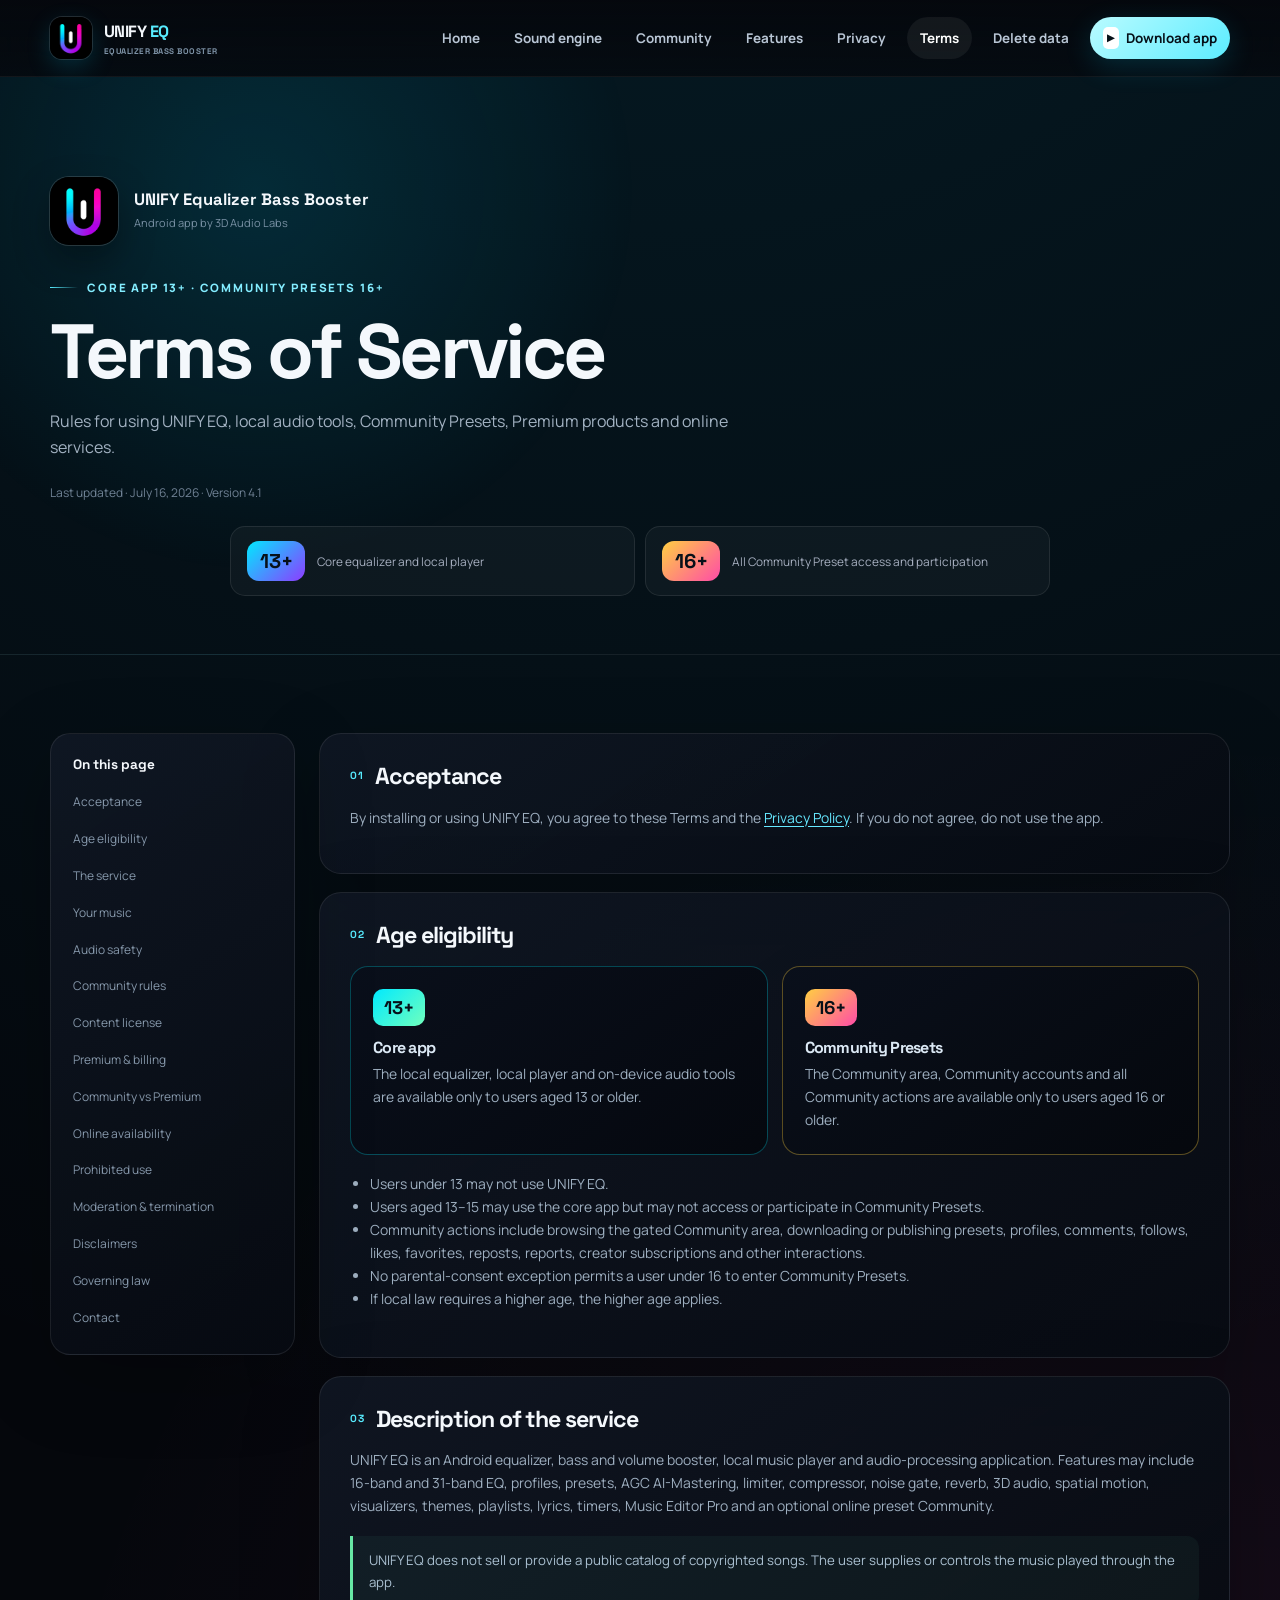
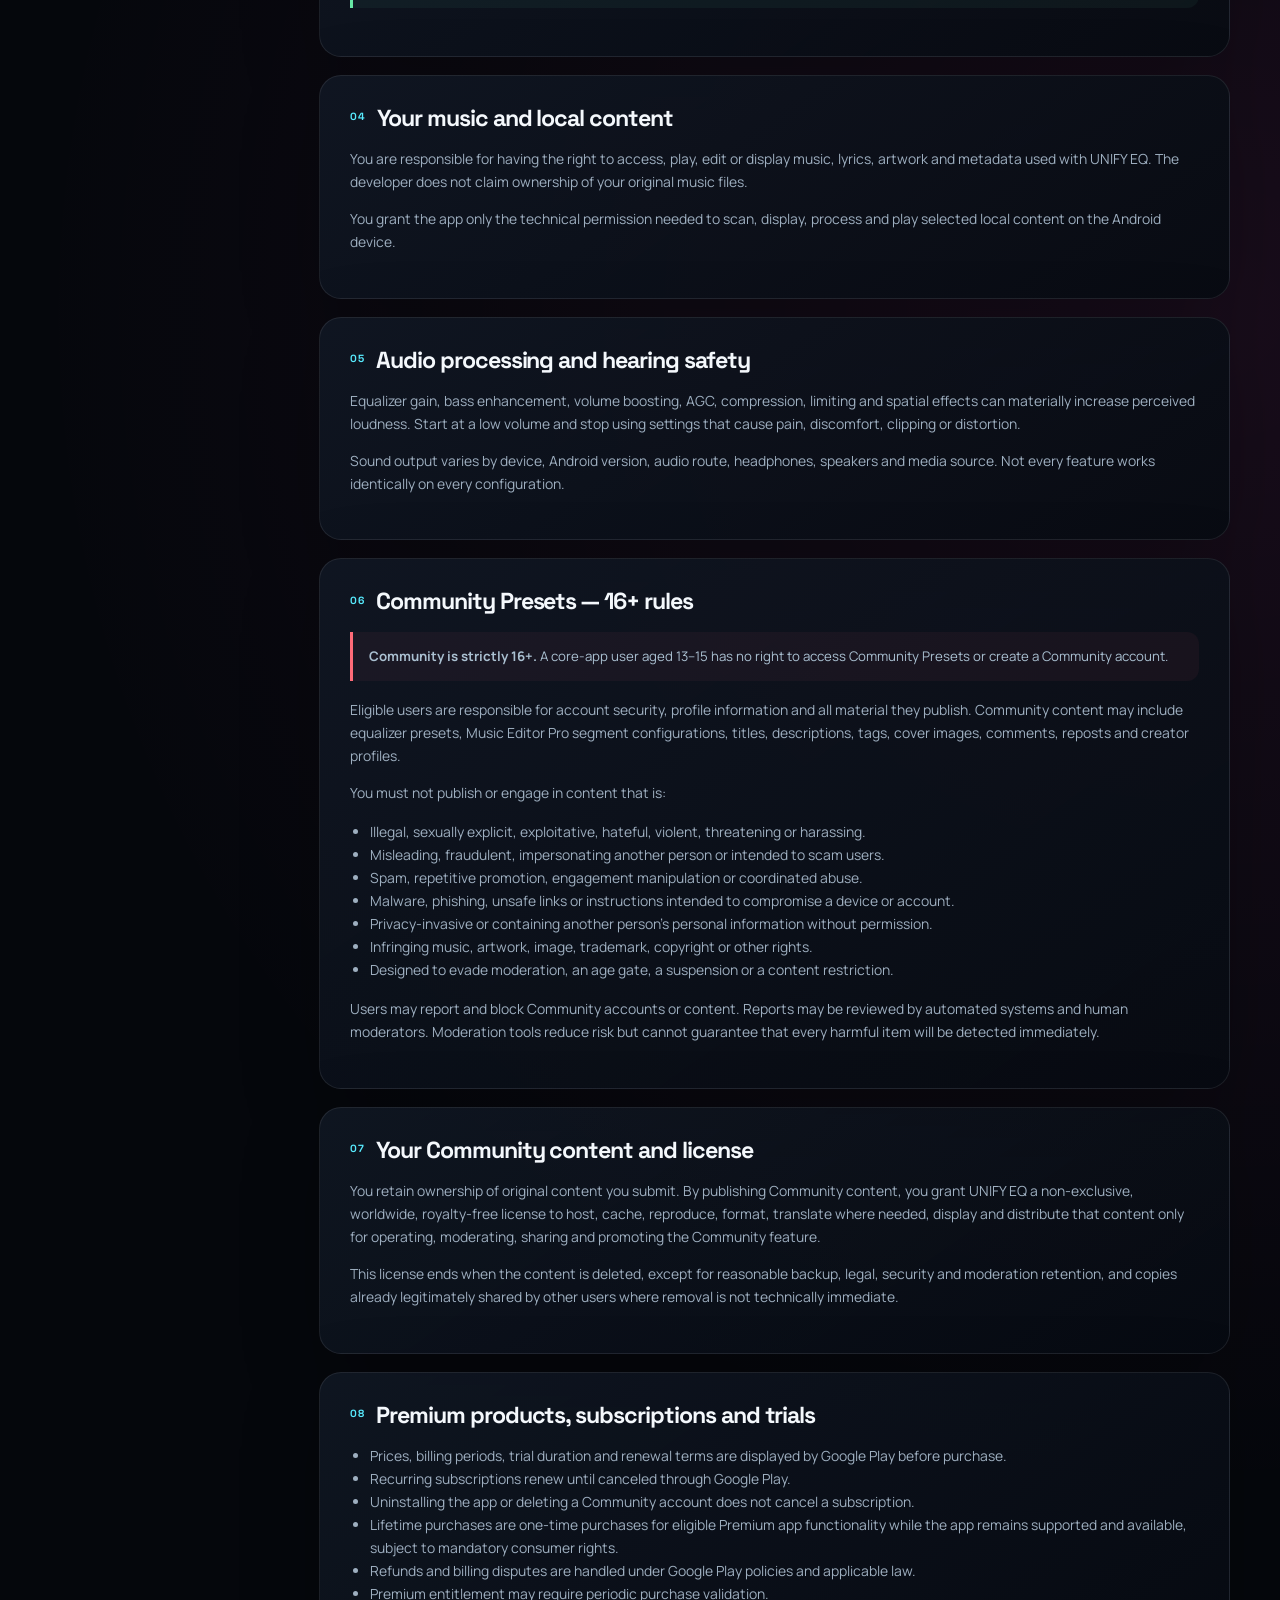
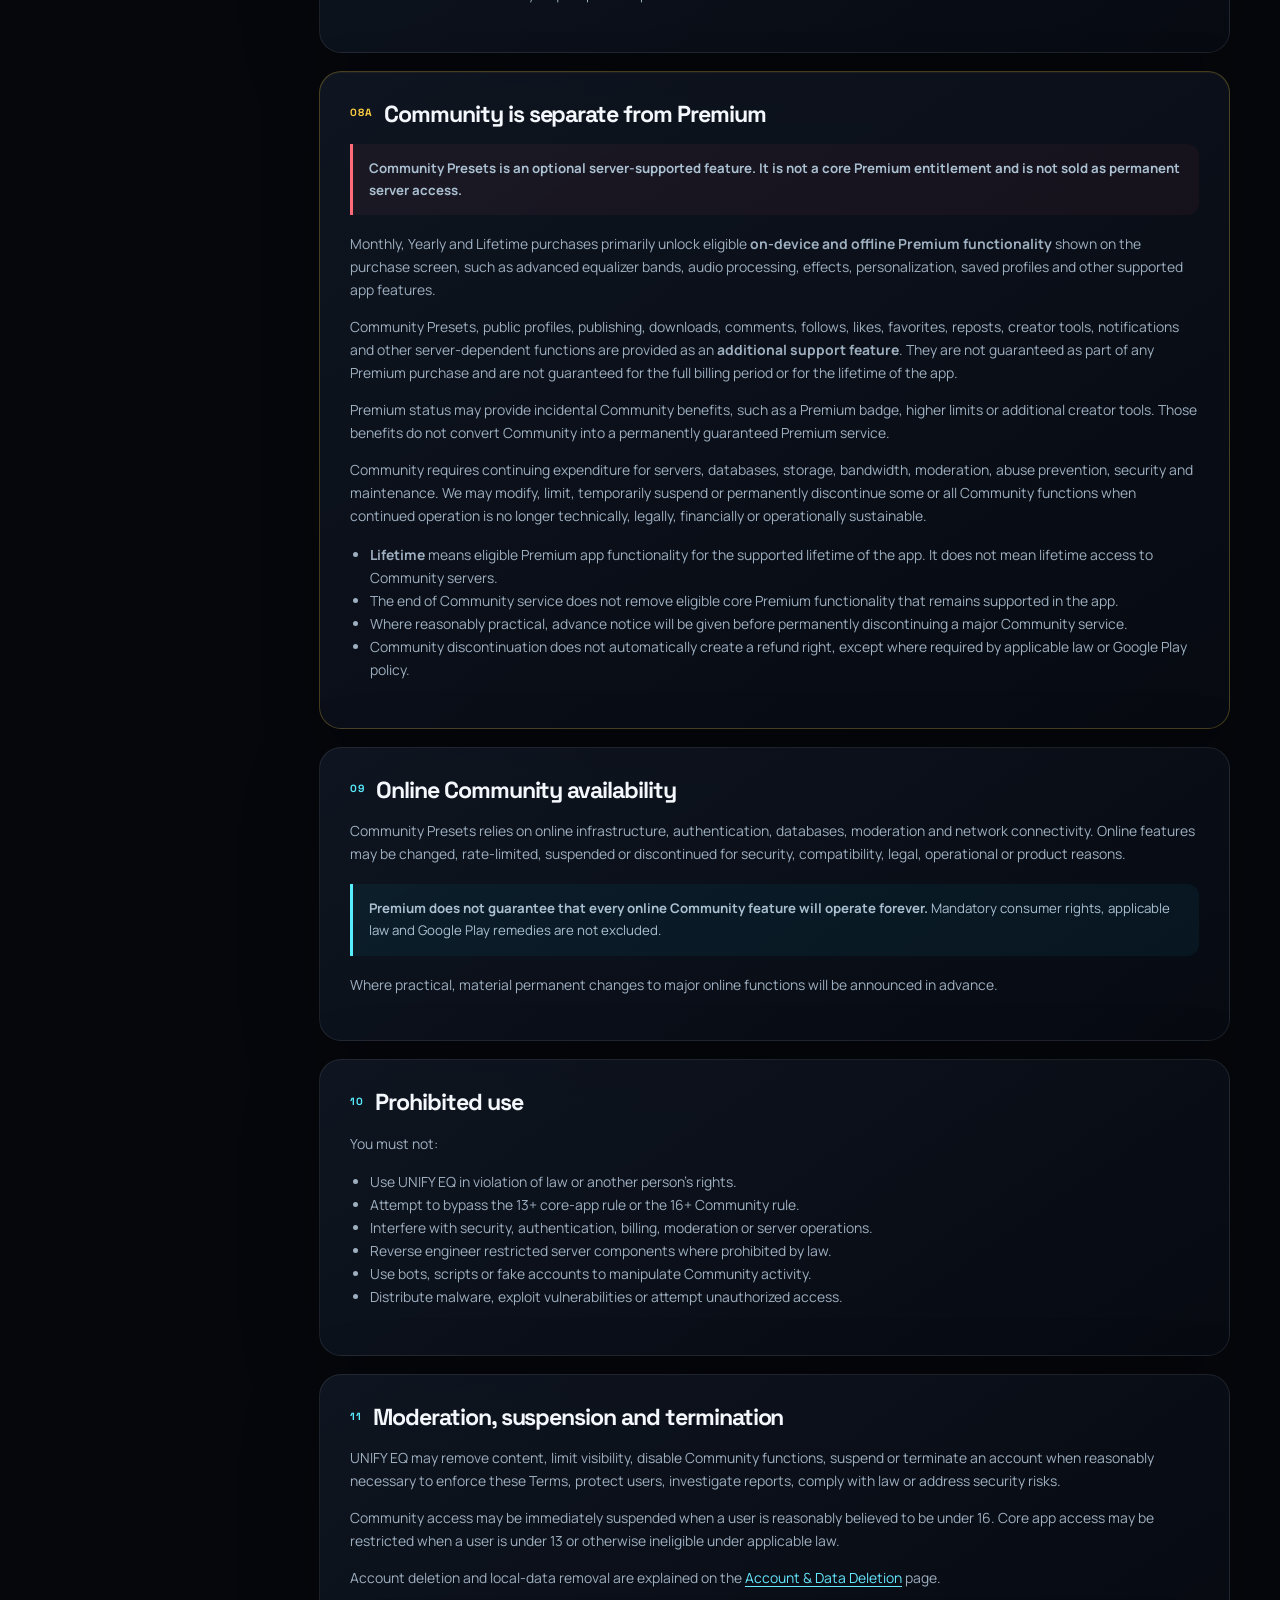
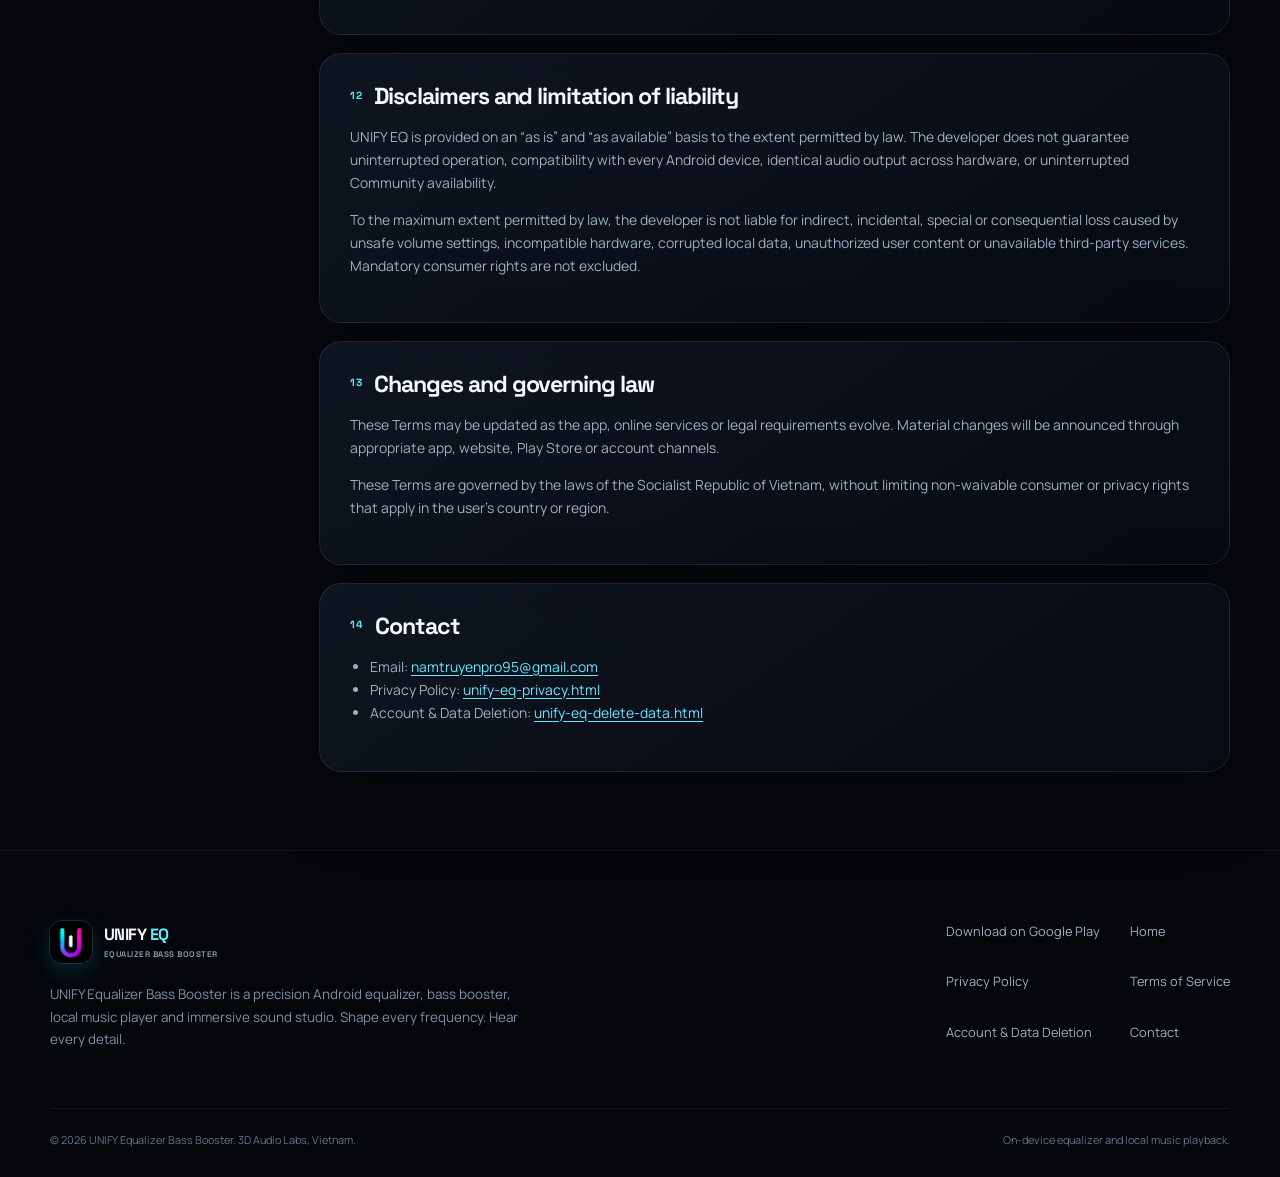
<file: unify-eq-terms.html>
<!DOCTYPE html>

<html lang="en"><head><meta charset="utf-8"/><meta content="width=device-width,initial-scale=1" name="viewport"/><link href="/unify-eq-favicon.ico?v=20260716-2" rel="icon" sizes="any"/><link href="/unify-eq-favicon-16x16.png?v=20260716-2" rel="icon" sizes="16x16" type="image/png"/><link href="/unify-eq-favicon-32x32.png?v=20260716-2" rel="icon" sizes="32x32" type="image/png"/><link href="/unify-eq-favicon-48x48.png?v=20260716-2" rel="icon" sizes="48x48" type="image/png"/><link href="/unify-eq-apple-touch-icon.png?v=20260716-2" rel="apple-touch-icon" sizes="180x180"/><link href="/unify-eq-site.webmanifest?v=20260716-2" rel="manifest"/><meta content="UNIFY Equalizer Bass Booster" name="application-name"/><meta content="UNIFY Equalizer Bass Booster" name="apple-mobile-web-app-title"/><meta content="#05070d" name="theme-color"/><meta content="#05070d" name="msapplication-TileColor"/><meta content="/unify-eq-favicon-192x192.png?v=20260716-2" name="msapplication-TileImage"/><title>Terms of Service — UNIFY Equalizer Bass Booster</title><meta content="Terms for UNIFY Equalizer Bass Booster, including the 13+ core app requirement and strict 16+ eligibility for Community Presets." name="description"/><link href="https://unifyplayer.online/unify-eq-terms.html" rel="canonical"/><link href="https://fonts.googleapis.com" rel="preconnect"/><link crossorigin="" href="https://fonts.gstatic.com" rel="preconnect"/><link href="https://fonts.googleapis.com/css2?family=Manrope:wght@400;500;600;700;800&amp;family=Space+Grotesk:wght@500;600;700&amp;display=swap" rel="stylesheet"/><link href="unify-eq-assets/unify-eq-site.css" rel="stylesheet"/></head><body><a class="skip-link" href="#main">Skip to content</a><header class="site-header"><div class="container nav"><a aria-label="UNIFY Equalizer Bass Booster home" class="brand" href="unify-eq-home-page.html"><img alt="UNIFY Equalizer Bass Booster app icon" decoding="async" height="42" src="unify-eq-assets/images/unify-eq-app-icon-192.png" width="42"/><span class="brand-copy"><b>UNIFY <em>EQ</em></b><small>Equalizer Bass Booster</small></span></a><button aria-expanded="false" aria-label="Open navigation" class="menu-toggle"><svg fill="none" stroke="currentColor" stroke-width="2" viewbox="0 0 24 24"><path d="M4 7h16M4 12h16M4 17h16"></path></svg></button><nav aria-label="Primary navigation" class="nav-links"><a href="unify-eq-home-page.html">Home</a><a href="unify-eq-home-page.html#engine">Sound engine</a><a href="unify-eq-home-page.html#community">Community</a><a href="unify-eq-home-page.html#features">Features</a><a href="unify-eq-privacy.html">Privacy</a><a aria-current="page" href="unify-eq-terms.html">Terms</a><a href="unify-eq-delete-data.html">Delete data</a><a class="nav-cta" href="https://play.google.com/store/apps/details?id=com.unify.equalizer" rel="noopener noreferrer" target="_blank"><span class="play-dot">▶</span> Download app</a></nav></div></header><main id="main">
<section class="legal-hero">
<div class="container">
<div class="legal-app-identity">
<img alt="UNIFY Equalizer Bass Booster app icon" decoding="async" height="64" src="unify-eq-assets/images/unify-eq-app-icon-192.png" width="64"/>
<div><strong>UNIFY Equalizer Bass Booster</strong><span>Android app by 3D Audio Labs</span></div>
</div>
<span class="eyebrow">Core app 13+ · Community Presets 16+</span>
<h1>Terms of Service</h1>
<p>Rules for using UNIFY EQ, local audio tools, Community Presets, Premium products and online services.</p>
<div class="legal-meta">Last updated · July 16, 2026 · Version 4.1</div>
<div aria-label="Age requirements" class="age-policy-strip" role="note">
<div><strong>13+</strong><span>Core equalizer and local player</span></div>
<div><strong>16+</strong><span>All Community Preset access and participation</span></div>
</div>
</div>
</section>
<section class="section-tight">
<div class="container legal-layout">
<aside aria-label="On this page" class="legal-toc">
<b>On this page</b>
<a href="#acceptance">Acceptance</a>
<a href="#age">Age eligibility</a>
<a href="#service">The service</a>
<a href="#music">Your music</a>
<a href="#safety">Audio safety</a>
<a href="#community">Community rules</a>
<a href="#license">Content license</a>
<a href="#premium">Premium &amp; billing</a><a href="#community-premium">Community vs Premium</a>
<a href="#online">Online availability</a>
<a href="#conduct">Prohibited use</a>
<a href="#termination">Moderation &amp; termination</a>
<a href="#disclaimer">Disclaimers</a>
<a href="#law">Governing law</a>
<a href="#contact">Contact</a>
</aside>
<div class="legal-content">
<article class="legal-card" id="acceptance">
<h2><span>01</span>Acceptance</h2>
<p>By installing or using UNIFY EQ, you agree to these Terms and the <a href="unify-eq-privacy.html">Privacy Policy</a>. If you do not agree, do not use the app.</p>
</article>
<article class="legal-card" id="age">
<h2><span>02</span>Age eligibility</h2>
<div class="age-rule-grid">
<section class="age-rule core"><strong>13+</strong><h3>Core app</h3><p>The local equalizer, local player and on-device audio tools are available only to users aged 13 or older.</p></section>
<section class="age-rule community"><strong>16+</strong><h3>Community Presets</h3><p>The Community area, Community accounts and all Community actions are available only to users aged 16 or older.</p></section>
</div>
<ul>
<li>Users under 13 may not use UNIFY EQ.</li>
<li>Users aged 13–15 may use the core app but may not access or participate in Community Presets.</li>
<li>Community actions include browsing the gated Community area, downloading or publishing presets, profiles, comments, follows, likes, favorites, reposts, reports, creator subscriptions and other interactions.</li>
<li>No parental-consent exception permits a user under 16 to enter Community Presets.</li>
<li>If local law requires a higher age, the higher age applies.</li>
</ul>
</article>
<article class="legal-card" id="service">
<h2><span>03</span>Description of the service</h2>
<p>UNIFY EQ is an Android equalizer, bass and volume booster, local music player and audio-processing application. Features may include 16-band and 31-band EQ, profiles, presets, AGC AI-Mastering, limiter, compressor, noise gate, reverb, 3D audio, spatial motion, visualizers, themes, playlists, lyrics, timers, Music Editor Pro and an optional online preset Community.</p>
<div class="notice good">UNIFY EQ does not sell or provide a public catalog of copyrighted songs. The user supplies or controls the music played through the app.</div>
</article>
<article class="legal-card" id="music">
<h2><span>04</span>Your music and local content</h2>
<p>You are responsible for having the right to access, play, edit or display music, lyrics, artwork and metadata used with UNIFY EQ. The developer does not claim ownership of your original music files.</p>
<p>You grant the app only the technical permission needed to scan, display, process and play selected local content on the Android device.</p>
</article>
<article class="legal-card" id="safety">
<h2><span>05</span>Audio processing and hearing safety</h2>
<p>Equalizer gain, bass enhancement, volume boosting, AGC, compression, limiting and spatial effects can materially increase perceived loudness. Start at a low volume and stop using settings that cause pain, discomfort, clipping or distortion.</p>
<p>Sound output varies by device, Android version, audio route, headphones, speakers and media source. Not every feature works identically on every configuration.</p>
</article>
<article class="legal-card" id="community">
<h2><span>06</span>Community Presets — 16+ rules</h2>
<div class="notice danger"><strong>Community is strictly 16+.</strong> A core-app user aged 13–15 has no right to access Community Presets or create a Community account.</div>
<p>Eligible users are responsible for account security, profile information and all material they publish. Community content may include equalizer presets, Music Editor Pro segment configurations, titles, descriptions, tags, cover images, comments, reposts and creator profiles.</p>
<p>You must not publish or engage in content that is:</p>
<ul>
<li>Illegal, sexually explicit, exploitative, hateful, violent, threatening or harassing.</li>
<li>Misleading, fraudulent, impersonating another person or intended to scam users.</li>
<li>Spam, repetitive promotion, engagement manipulation or coordinated abuse.</li>
<li>Malware, phishing, unsafe links or instructions intended to compromise a device or account.</li>
<li>Privacy-invasive or containing another person's personal information without permission.</li>
<li>Infringing music, artwork, image, trademark, copyright or other rights.</li>
<li>Designed to evade moderation, an age gate, a suspension or a content restriction.</li>
</ul>
<p>Users may report and block Community accounts or content. Reports may be reviewed by automated systems and human moderators. Moderation tools reduce risk but cannot guarantee that every harmful item will be detected immediately.</p>
</article>
<article class="legal-card" id="license">
<h2><span>07</span>Your Community content and license</h2>
<p>You retain ownership of original content you submit. By publishing Community content, you grant UNIFY EQ a non-exclusive, worldwide, royalty-free license to host, cache, reproduce, format, translate where needed, display and distribute that content only for operating, moderating, sharing and promoting the Community feature.</p>
<p>This license ends when the content is deleted, except for reasonable backup, legal, security and moderation retention, and copies already legitimately shared by other users where removal is not technically immediate.</p>
</article>
<article class="legal-card" id="premium">
<h2><span>08</span>Premium products, subscriptions and trials</h2>
<ul>
<li>Prices, billing periods, trial duration and renewal terms are displayed by Google Play before purchase.</li>
<li>Recurring subscriptions renew until canceled through Google Play.</li>
<li>Uninstalling the app or deleting a Community account does not cancel a subscription.</li>
<li>Lifetime purchases are one-time purchases for eligible Premium app functionality while the app remains supported and available, subject to mandatory consumer rights.</li>
<li>Refunds and billing disputes are handled under Google Play policies and applicable law.</li>
<li>Premium entitlement may require periodic purchase validation.</li>
</ul>
</article><article class="legal-card" id="community-premium">
<h2><span>08A</span>Community is separate from Premium</h2>
<div class="notice danger">
<strong>Community Presets is an optional server-supported feature. It is not a core Premium entitlement and is not sold as permanent server access.</strong>
</div>
<p>Monthly, Yearly and Lifetime purchases primarily unlock eligible <strong>on-device and offline Premium functionality</strong> shown on the purchase screen, such as advanced equalizer bands, audio processing, effects, personalization, saved profiles and other supported app features.</p>
<p>Community Presets, public profiles, publishing, downloads, comments, follows, likes, favorites, reposts, creator tools, notifications and other server-dependent functions are provided as an <strong>additional support feature</strong>. They are not guaranteed as part of any Premium purchase and are not guaranteed for the full billing period or for the lifetime of the app.</p>
<p>Premium status may provide incidental Community benefits, such as a Premium badge, higher limits or additional creator tools. Those benefits do not convert Community into a permanently guaranteed Premium service.</p>
<p>Community requires continuing expenditure for servers, databases, storage, bandwidth, moderation, abuse prevention, security and maintenance. We may modify, limit, temporarily suspend or permanently discontinue some or all Community functions when continued operation is no longer technically, legally, financially or operationally sustainable.</p>
<ul>
<li><strong>Lifetime</strong> means eligible Premium app functionality for the supported lifetime of the app. It does not mean lifetime access to Community servers.</li>
<li>The end of Community service does not remove eligible core Premium functionality that remains supported in the app.</li>
<li>Where reasonably practical, advance notice will be given before permanently discontinuing a major Community service.</li>
<li>Community discontinuation does not automatically create a refund right, except where required by applicable law or Google Play policy.</li>
</ul>
</article>
<article class="legal-card" id="online">
<h2><span>09</span>Online Community availability</h2>
<p>Community Presets relies on online infrastructure, authentication, databases, moderation and network connectivity. Online features may be changed, rate-limited, suspended or discontinued for security, compatibility, legal, operational or product reasons.</p>
<div class="notice info"><strong>Premium does not guarantee that every online Community feature will operate forever.</strong> Mandatory consumer rights, applicable law and Google Play remedies are not excluded.</div>
<p>Where practical, material permanent changes to major online functions will be announced in advance.</p>
</article>
<article class="legal-card" id="conduct">
<h2><span>10</span>Prohibited use</h2>
<p>You must not:</p>
<ul>
<li>Use UNIFY EQ in violation of law or another person's rights.</li>
<li>Attempt to bypass the 13+ core-app rule or the 16+ Community rule.</li>
<li>Interfere with security, authentication, billing, moderation or server operations.</li>
<li>Reverse engineer restricted server components where prohibited by law.</li>
<li>Use bots, scripts or fake accounts to manipulate Community activity.</li>
<li>Distribute malware, exploit vulnerabilities or attempt unauthorized access.</li>
</ul>
</article>
<article class="legal-card" id="termination">
<h2><span>11</span>Moderation, suspension and termination</h2>
<p>UNIFY EQ may remove content, limit visibility, disable Community functions, suspend or terminate an account when reasonably necessary to enforce these Terms, protect users, investigate reports, comply with law or address security risks.</p>
<p>Community access may be immediately suspended when a user is reasonably believed to be under 16. Core app access may be restricted when a user is under 13 or otherwise ineligible under applicable law.</p>
<p>Account deletion and local-data removal are explained on the <a href="unify-eq-delete-data.html">Account &amp; Data Deletion</a> page.</p>
</article>
<article class="legal-card" id="disclaimer">
<h2><span>12</span>Disclaimers and limitation of liability</h2>
<p>UNIFY EQ is provided on an “as is” and “as available” basis to the extent permitted by law. The developer does not guarantee uninterrupted operation, compatibility with every Android device, identical audio output across hardware, or uninterrupted Community availability.</p>
<p>To the maximum extent permitted by law, the developer is not liable for indirect, incidental, special or consequential loss caused by unsafe volume settings, incompatible hardware, corrupted local data, unauthorized user content or unavailable third-party services. Mandatory consumer rights are not excluded.</p>
</article>
<article class="legal-card" id="law">
<h2><span>13</span>Changes and governing law</h2>
<p>These Terms may be updated as the app, online services or legal requirements evolve. Material changes will be announced through appropriate app, website, Play Store or account channels.</p>
<p>These Terms are governed by the laws of the Socialist Republic of Vietnam, without limiting non-waivable consumer or privacy rights that apply in the user's country or region.</p>
</article>
<article class="legal-card" id="contact">
<h2><span>14</span>Contact</h2>
<ul>
<li>Email: <a href="mailto:namtruyenpro95@gmail.com">namtruyenpro95@gmail.com</a></li>
<li>Privacy Policy: <a href="unify-eq-privacy.html">unify-eq-privacy.html</a></li>
<li>Account &amp; Data Deletion: <a href="unify-eq-delete-data.html">unify-eq-delete-data.html</a></li>
</ul>
</article>
</div>
</div>
</section>
</main><footer class="site-footer"><div class="container"><div class="footer-grid"><div class="footer-brand"><a aria-label="UNIFY Equalizer Bass Booster home" class="brand" href="unify-eq-home-page.html"><img alt="UNIFY Equalizer Bass Booster app icon" decoding="async" height="42" src="unify-eq-assets/images/unify-eq-app-icon-192.png" width="42"/><span class="brand-copy"><b>UNIFY <em>EQ</em></b><small>Equalizer Bass Booster</small></span></a><p>UNIFY Equalizer Bass Booster is a precision Android equalizer, bass booster, local music player and immersive sound studio. Shape every frequency. Hear every detail.</p></div><div class="footer-links"><a href="https://play.google.com/store/apps/details?id=com.unify.equalizer" rel="noopener noreferrer" target="_blank">Download on Google Play</a><a href="unify-eq-home-page.html">Home</a><a href="unify-eq-privacy.html">Privacy Policy</a><a href="unify-eq-terms.html">Terms of Service</a><a href="unify-eq-delete-data.html">Account &amp; Data Deletion</a><a href="mailto:namtruyenpro95@gmail.com">Contact</a></div></div><div class="footer-bottom"><span>© 2026 UNIFY Equalizer Bass Booster. 3D Audio Labs, Vietnam.</span><span>On-device equalizer and local music playback.</span></div></div></footer><script defer="" src="unify-eq-assets/unify-eq-site.js"></script></body></html>
</file>
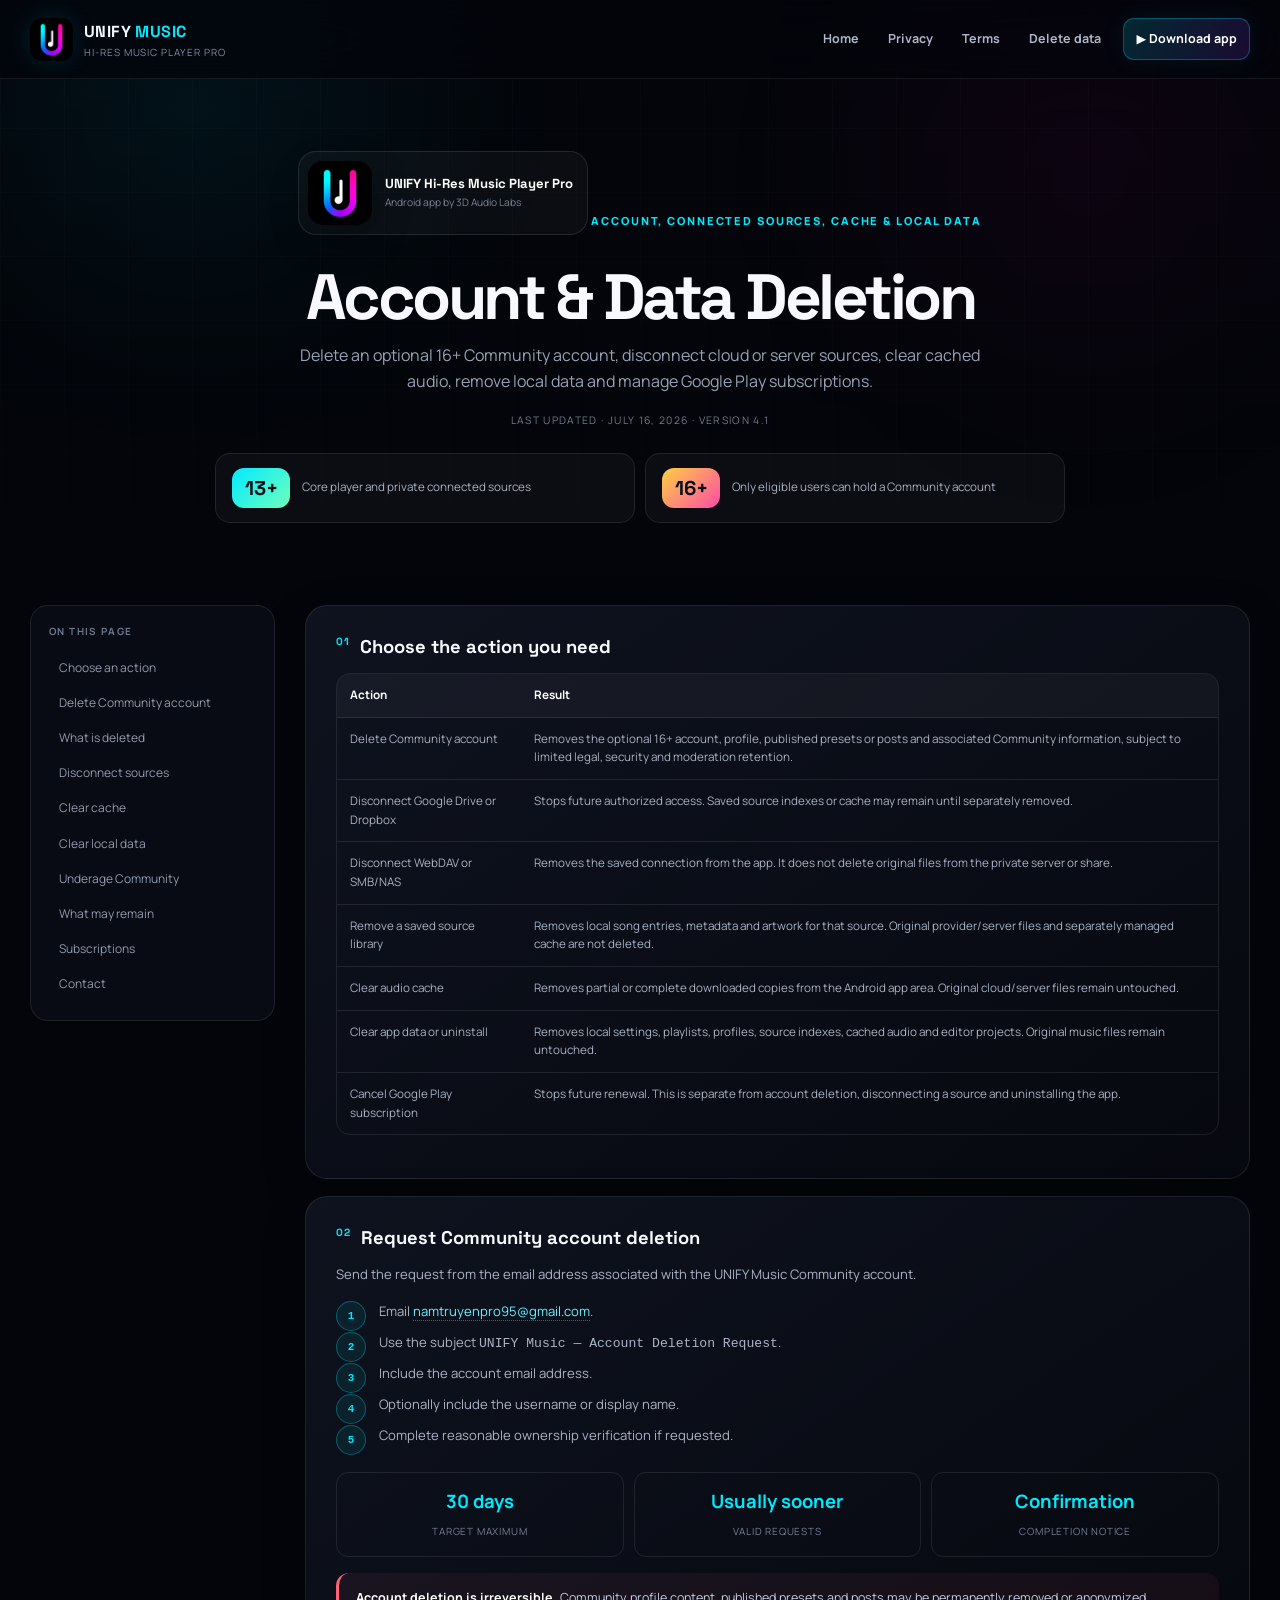
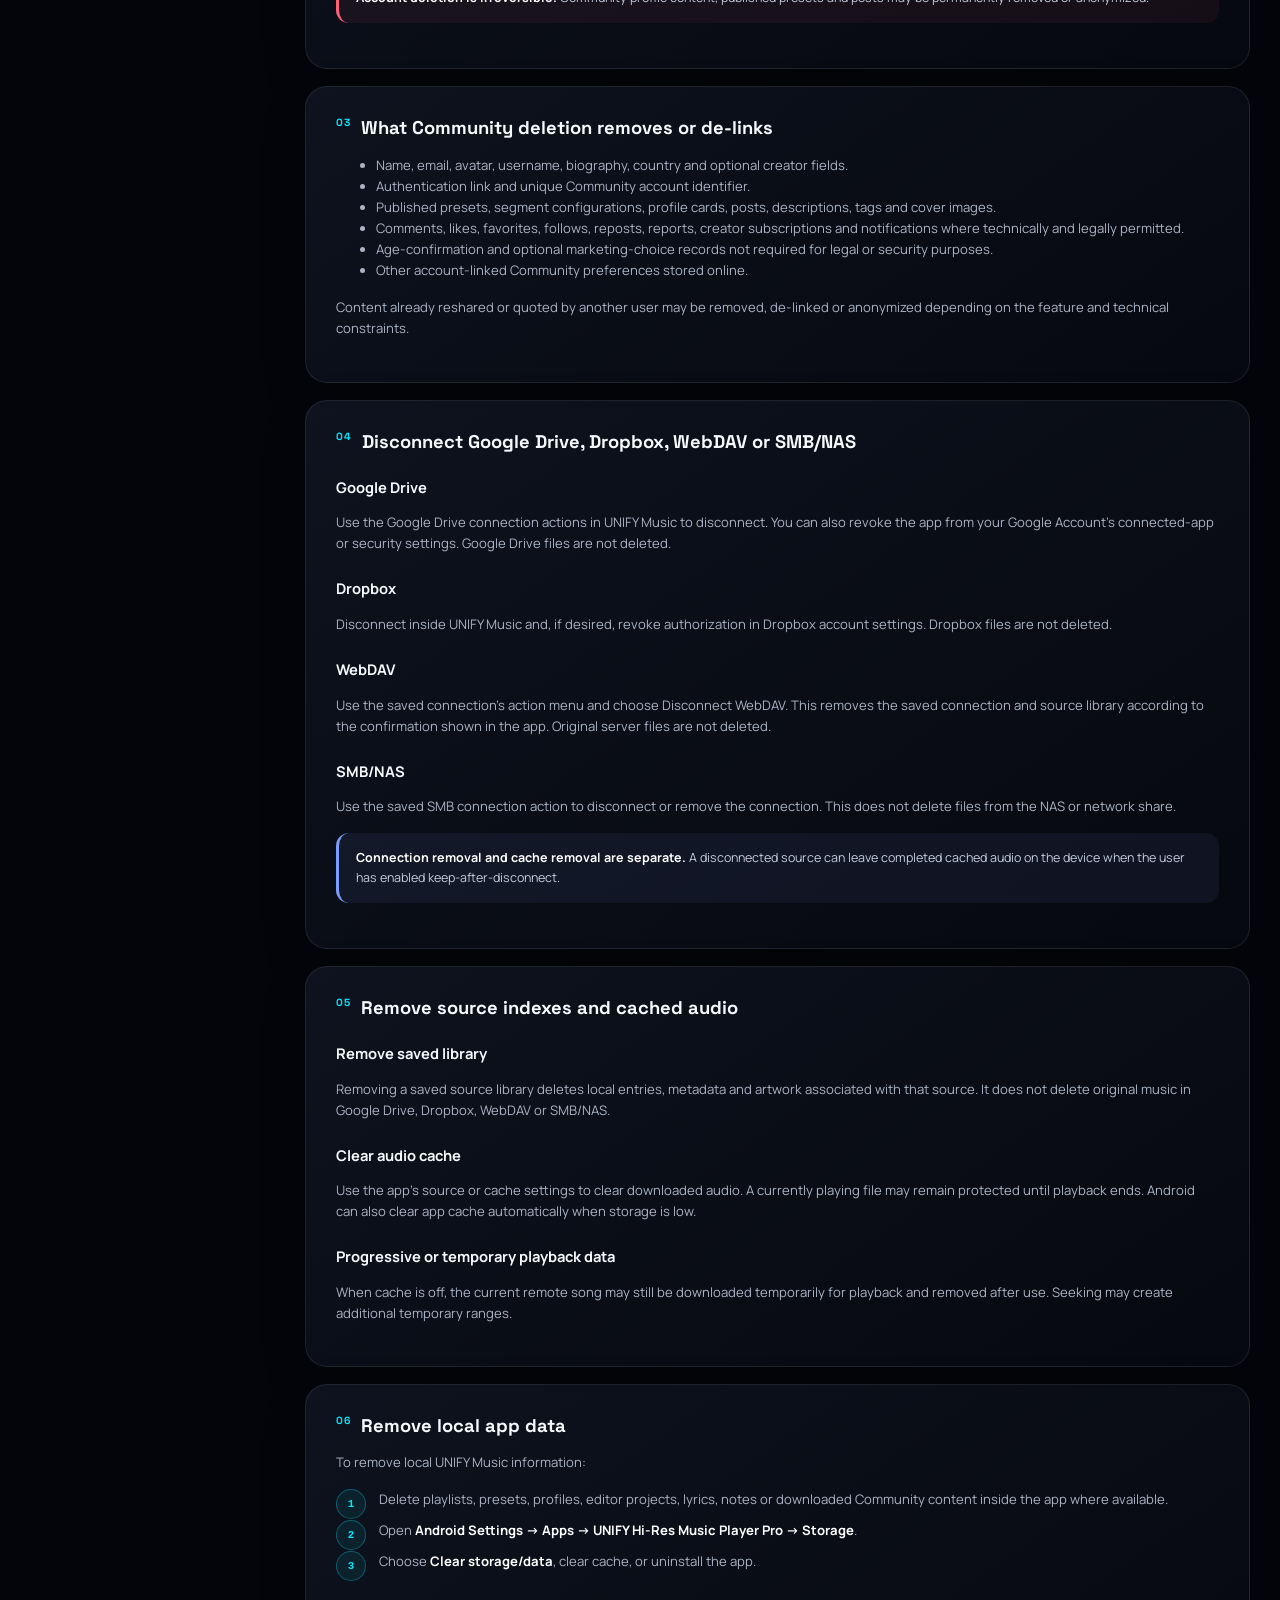
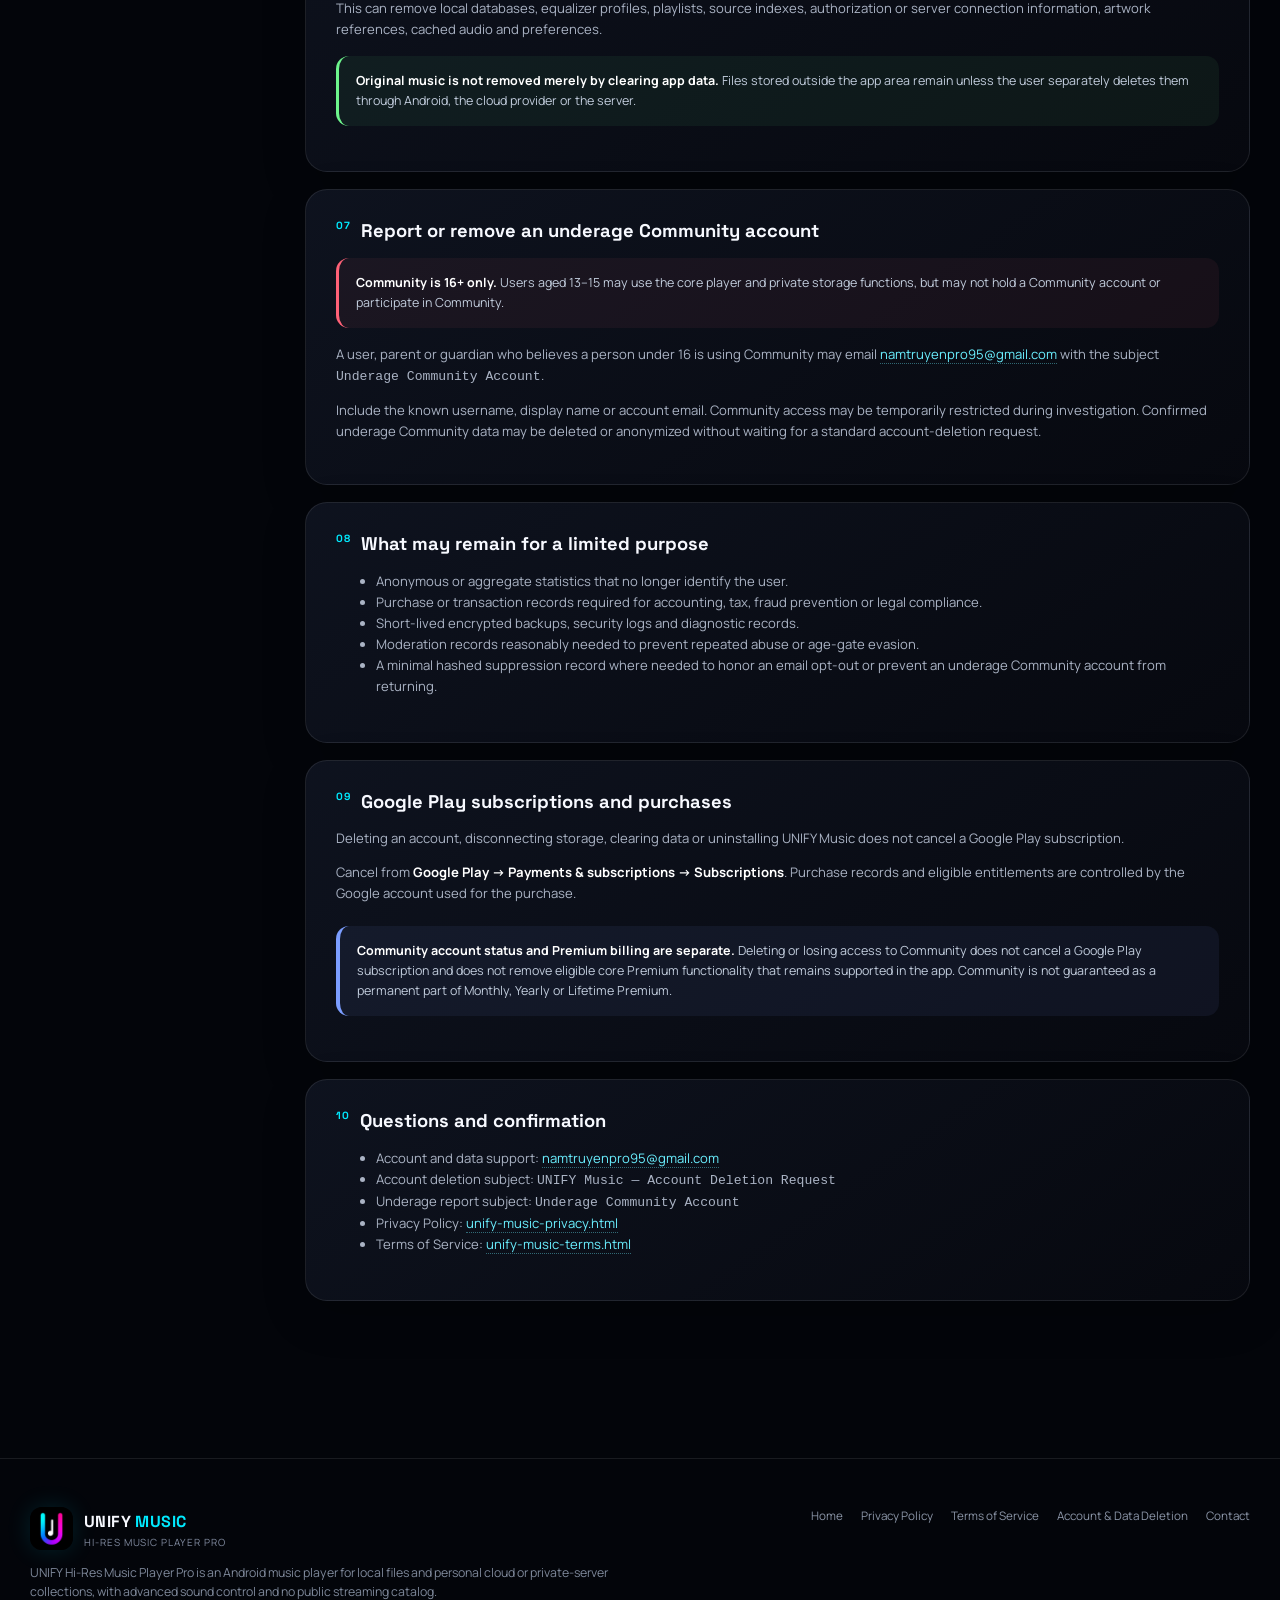
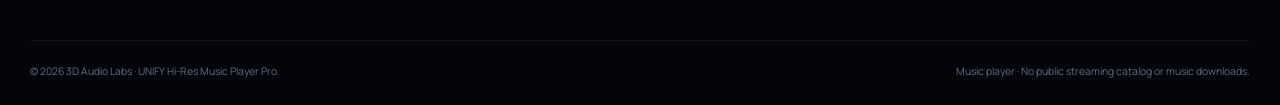
<file: unify-music-delete-data.html>
<!DOCTYPE html>

<html lang="en"><head>
<meta charset="utf-8"/><meta content="width=device-width,initial-scale=1" name="viewport"/><link href="/unify-music-favicon.ico?v=20260716-2" rel="icon" sizes="any"/><link href="/unify-music-favicon-16x16.png?v=20260716-2" rel="icon" sizes="16x16" type="image/png"/><link href="/unify-music-favicon-32x32.png?v=20260716-2" rel="icon" sizes="32x32" type="image/png"/><link href="/unify-music-favicon-48x48.png?v=20260716-2" rel="icon" sizes="48x48" type="image/png"/><link href="/unify-music-apple-touch-icon.png?v=20260716-2" rel="apple-touch-icon" sizes="180x180"/><link href="/unify-music-site.webmanifest?v=20260716-2" rel="manifest"/><meta content="UNIFY Hi-Res Music Player Pro" name="application-name"/><meta content="UNIFY Hi-Res Music Player Pro" name="apple-mobile-web-app-title"/><meta content="#05070d" name="theme-color"/><meta content="#05070d" name="msapplication-TileColor"/><meta content="/unify-music-favicon-192x192.png?v=20260716-2" name="msapplication-TileImage"/>
<title>Account, Connected Sources &amp; Data Deletion — UNIFY Music</title><meta content="Delete an optional 16+ UNIFY Music Community account, disconnect Google Drive, Dropbox, WebDAV or SMB/NAS, clear source indexes and cache, remove local app data and manage Google Play subscriptions." name="description"/>
<link href="https://unifyplayer.online/unify-music-delete-data.html" rel="canonical"/>
<meta content="website" property="og:type"/><meta content="UNIFY Hi-Res Music Player Pro" property="og:site_name"/><meta content="Account, Connected Sources &amp; Data Deletion — UNIFY Music" property="og:title"/><meta content="Delete an optional 16+ UNIFY Music Community account, disconnect Google Drive, Dropbox, WebDAV or SMB/NAS, clear source indexes and cache, remove local app data and manage Google Play subscriptions." property="og:description"/><meta content="https://unifyplayer.online/unify-music-delete-data.html" property="og:url"/>
<link href="unify-music-assets/unify-music-site.css" rel="stylesheet"/><link href="https://fonts.googleapis.com" rel="preconnect"/><link crossorigin="" href="https://fonts.gstatic.com" rel="preconnect"/><link href="https://fonts.googleapis.com/css2?family=Manrope:wght@400;500;600;700;800&amp;family=Space+Grotesk:wght@500;600;700&amp;display=swap" rel="stylesheet"/></head><body><a class="skip-link" href="#main">Skip to content</a>
<header class="site-header"><div class="container nav">
<a aria-label="UNIFY Music home" class="brand" href="unify-music-home-page.html"><img alt="" height="43" src="unify-music-assets/images/unify-music-app-icon-192.png" width="43"/><span class="brand-copy"><b>UNIFY <em>MUSIC</em></b><small>Hi-Res Music Player Pro</small></span></a>
<button aria-expanded="false" aria-label="Open navigation" class="menu-toggle"><svg fill="none" stroke="currentColor" stroke-width="2" viewbox="0 0 24 24"><path d="M4 7h16M4 12h16M4 17h16"></path></svg></button>
<nav aria-label="Primary navigation" class="nav-links"><a href="unify-music-home-page.html">Home</a><a href="unify-music-privacy.html">Privacy</a><a href="unify-music-terms.html">Terms</a><a aria-current="page" href="unify-music-delete-data.html">Delete data</a><a class="nav-cta" href="https://play.google.com/store/apps/details?id=com.unify.musicplayer" rel="noopener noreferrer" target="_blank">▶ Download app</a></nav>
</div></header><main id="main">
<section class="legal-hero">
<div class="container">
<div class="legal-app-identity">
<img alt="UNIFY Hi-Res Music Player Pro app icon" decoding="async" height="64" src="unify-music-assets/images/unify-music-app-icon-192.png" width="64"/>
<div><strong>UNIFY Hi-Res Music Player Pro</strong><span>Android app by 3D Audio Labs</span></div>
</div>
<span class="eyebrow">Account, connected sources, cache &amp; local data</span>
<h1>Account &amp; Data Deletion</h1>
<p>Delete an optional 16+ Community account, disconnect cloud or server sources, clear cached audio, remove local data and manage Google Play subscriptions.</p>
<div class="legal-meta">Last updated · July 16, 2026 · Version 4.1</div>
<div aria-label="Age requirements" class="age-policy-strip" role="note">
<div><strong>13+</strong><span>Core player and private connected sources</span></div>
<div><strong>16+</strong><span>Only eligible users can hold a Community account</span></div>
</div>
</div>
</section>
<section class="section-tight">
<div class="container legal-layout">
<aside aria-label="On this page" class="legal-toc">
<b>On this page</b>
<a href="#actions">Choose an action</a>
<a href="#account">Delete Community account</a>
<a href="#deleted">What is deleted</a>
<a href="#sources">Disconnect sources</a>
<a href="#cache">Clear cache</a>
<a href="#local">Clear local data</a>
<a href="#underage">Underage Community</a>
<a href="#retained">What may remain</a>
<a href="#billing">Subscriptions</a>
<a href="#contact">Contact</a>
</aside>
<div class="legal-content">
<article class="legal-card" id="actions">
<h2><span>01</span>Choose the action you need</h2>
<table class="data-table">
<thead><tr><th>Action</th><th>Result</th></tr></thead>
<tbody>
<tr><td>Delete Community account</td><td>Removes the optional 16+ account, profile, published presets or posts and associated Community information, subject to limited legal, security and moderation retention.</td></tr>
<tr><td>Disconnect Google Drive or Dropbox</td><td>Stops future authorized access. Saved source indexes or cache may remain until separately removed.</td></tr>
<tr><td>Disconnect WebDAV or SMB/NAS</td><td>Removes the saved connection from the app. It does not delete original files from the private server or share.</td></tr>
<tr><td>Remove a saved source library</td><td>Removes local song entries, metadata and artwork for that source. Original provider/server files and separately managed cache are not deleted.</td></tr>
<tr><td>Clear audio cache</td><td>Removes partial or complete downloaded copies from the Android app area. Original cloud/server files remain untouched.</td></tr>
<tr><td>Clear app data or uninstall</td><td>Removes local settings, playlists, profiles, source indexes, cached audio and editor projects. Original music files remain untouched.</td></tr>
<tr><td>Cancel Google Play subscription</td><td>Stops future renewal. This is separate from account deletion, disconnecting a source and uninstalling the app.</td></tr>
</tbody>
</table>
</article>
<article class="legal-card" id="account">
<h2><span>02</span>Request Community account deletion</h2>
<p>Send the request from the email address associated with the UNIFY Music Community account.</p>
<ol class="step-list">
<li>Email <a href="mailto:namtruyenpro95@gmail.com">namtruyenpro95@gmail.com</a>.</li>
<li>Use the subject <code>UNIFY Music — Account Deletion Request</code>.</li>
<li>Include the account email address.</li>
<li>Optionally include the username or display name.</li>
<li>Complete reasonable ownership verification if requested.</li>
</ol>
<div class="timeline">
<div><strong>30 days</strong><span>Target maximum</span></div>
<div><strong>Usually sooner</strong><span>Valid requests</span></div>
<div><strong>Confirmation</strong><span>Completion notice</span></div>
</div>
<div class="notice danger"><strong>Account deletion is irreversible.</strong> Community profile content, published presets and posts may be permanently removed or anonymized.</div>
</article>
<article class="legal-card" id="deleted">
<h2><span>03</span>What Community deletion removes or de-links</h2>
<ul>
<li>Name, email, avatar, username, biography, country and optional creator fields.</li>
<li>Authentication link and unique Community account identifier.</li>
<li>Published presets, segment configurations, profile cards, posts, descriptions, tags and cover images.</li>
<li>Comments, likes, favorites, follows, reposts, reports, creator subscriptions and notifications where technically and legally permitted.</li>
<li>Age-confirmation and optional marketing-choice records not required for legal or security purposes.</li>
<li>Other account-linked Community preferences stored online.</li>
</ul>
<p>Content already reshared or quoted by another user may be removed, de-linked or anonymized depending on the feature and technical constraints.</p>
</article>
<article class="legal-card" id="sources">
<h2><span>04</span>Disconnect Google Drive, Dropbox, WebDAV or SMB/NAS</h2>
<h3>Google Drive</h3>
<p>Use the Google Drive connection actions in UNIFY Music to disconnect. You can also revoke the app from your Google Account's connected-app or security settings. Google Drive files are not deleted.</p>
<h3>Dropbox</h3>
<p>Disconnect inside UNIFY Music and, if desired, revoke authorization in Dropbox account settings. Dropbox files are not deleted.</p>
<h3>WebDAV</h3>
<p>Use the saved connection's action menu and choose Disconnect WebDAV. This removes the saved connection and source library according to the confirmation shown in the app. Original server files are not deleted.</p>
<h3>SMB/NAS</h3>
<p>Use the saved SMB connection action to disconnect or remove the connection. This does not delete files from the NAS or network share.</p>
<div class="notice info"><strong>Connection removal and cache removal are separate.</strong> A disconnected source can leave completed cached audio on the device when the user has enabled keep-after-disconnect.</div>
</article>
<article class="legal-card" id="cache">
<h2><span>05</span>Remove source indexes and cached audio</h2>
<h3>Remove saved library</h3>
<p>Removing a saved source library deletes local entries, metadata and artwork associated with that source. It does not delete original music in Google Drive, Dropbox, WebDAV or SMB/NAS.</p>
<h3>Clear audio cache</h3>
<p>Use the app's source or cache settings to clear downloaded audio. A currently playing file may remain protected until playback ends. Android can also clear app cache automatically when storage is low.</p>
<h3>Progressive or temporary playback data</h3>
<p>When cache is off, the current remote song may still be downloaded temporarily for playback and removed after use. Seeking may create additional temporary ranges.</p>
</article>
<article class="legal-card" id="local">
<h2><span>06</span>Remove local app data</h2>
<p>To remove local UNIFY Music information:</p>
<ol class="step-list">
<li>Delete playlists, presets, profiles, editor projects, lyrics, notes or downloaded Community content inside the app where available.</li>
<li>Open <strong>Android Settings → Apps → UNIFY Hi-Res Music Player Pro → Storage</strong>.</li>
<li>Choose <strong>Clear storage/data</strong>, clear cache, or uninstall the app.</li>
</ol>
<p>This can remove local databases, equalizer profiles, playlists, source indexes, authorization or server connection information, artwork references, cached audio and preferences.</p>
<div class="notice good"><strong>Original music is not removed merely by clearing app data.</strong> Files stored outside the app area remain unless the user separately deletes them through Android, the cloud provider or the server.</div>
</article>
<article class="legal-card" id="underage">
<h2><span>07</span>Report or remove an underage Community account</h2>
<div class="notice danger"><strong>Community is 16+ only.</strong> Users aged 13–15 may use the core player and private storage functions, but may not hold a Community account or participate in Community.</div>
<p>A user, parent or guardian who believes a person under 16 is using Community may email <a href="mailto:namtruyenpro95@gmail.com">namtruyenpro95@gmail.com</a> with the subject <code>Underage Community Account</code>.</p>
<p>Include the known username, display name or account email. Community access may be temporarily restricted during investigation. Confirmed underage Community data may be deleted or anonymized without waiting for a standard account-deletion request.</p>
</article>
<article class="legal-card" id="retained">
<h2><span>08</span>What may remain for a limited purpose</h2>
<ul>
<li>Anonymous or aggregate statistics that no longer identify the user.</li>
<li>Purchase or transaction records required for accounting, tax, fraud prevention or legal compliance.</li>
<li>Short-lived encrypted backups, security logs and diagnostic records.</li>
<li>Moderation records reasonably needed to prevent repeated abuse or age-gate evasion.</li>
<li>A minimal hashed suppression record where needed to honor an email opt-out or prevent an underage Community account from returning.</li>
</ul>
</article>
<article class="legal-card" id="billing">
<h2><span>09</span>Google Play subscriptions and purchases</h2>
<p>Deleting an account, disconnecting storage, clearing data or uninstalling UNIFY Music does not cancel a Google Play subscription.</p>
<p>Cancel from <strong>Google Play → Payments &amp; subscriptions → Subscriptions</strong>. Purchase records and eligible entitlements are controlled by the Google account used for the purchase.</p>
<div class="notice info community-premium-notice">
<strong>Community account status and Premium billing are separate.</strong>
  Deleting or losing access to Community does not cancel a Google Play subscription and does not remove eligible
  core Premium functionality that remains supported in the app. Community is not guaranteed as a permanent part
  of Monthly, Yearly or Lifetime Premium.
</div></article>
<article class="legal-card" id="contact">
<h2><span>10</span>Questions and confirmation</h2>
<ul>
<li>Account and data support: <a href="mailto:namtruyenpro95@gmail.com">namtruyenpro95@gmail.com</a></li>
<li>Account deletion subject: <code>UNIFY Music — Account Deletion Request</code></li>
<li>Underage report subject: <code>Underage Community Account</code></li>
<li>Privacy Policy: <a href="unify-music-privacy.html">unify-music-privacy.html</a></li>
<li>Terms of Service: <a href="unify-music-terms.html">unify-music-terms.html</a></li>
</ul>
</article>
</div>
</div>
</section>
</main><footer class="site-footer"><div class="container">
<div class="footer-grid"><div class="footer-brand"><a class="brand" href="unify-music-home-page.html"><img alt="" height="43" src="unify-music-assets/images/unify-music-app-icon-192.png" width="43"/><span class="brand-copy"><b>UNIFY <em>MUSIC</em></b><small>Hi-Res Music Player Pro</small></span></a><p>UNIFY Hi-Res Music Player Pro is an Android music player for local files and personal cloud or private-server collections, with advanced sound control and no public streaming catalog.</p></div>
<div class="footer-links"><a href="unify-music-home-page.html">Home</a><a href="unify-music-privacy.html">Privacy Policy</a><a href="unify-music-terms.html">Terms of Service</a><a href="unify-music-delete-data.html">Account &amp; Data Deletion</a><a href="mailto:namtruyenpro95@gmail.com">Contact</a></div></div>
<div class="footer-bottom"><span>© 2026 3D Audio Labs · UNIFY Hi-Res Music Player Pro.</span><span>Music player · No public streaming catalog or music downloads.</span></div>
</div></footer><script defer="" src="unify-music-assets/unify-music-site.js"></script></body></html>
</file>
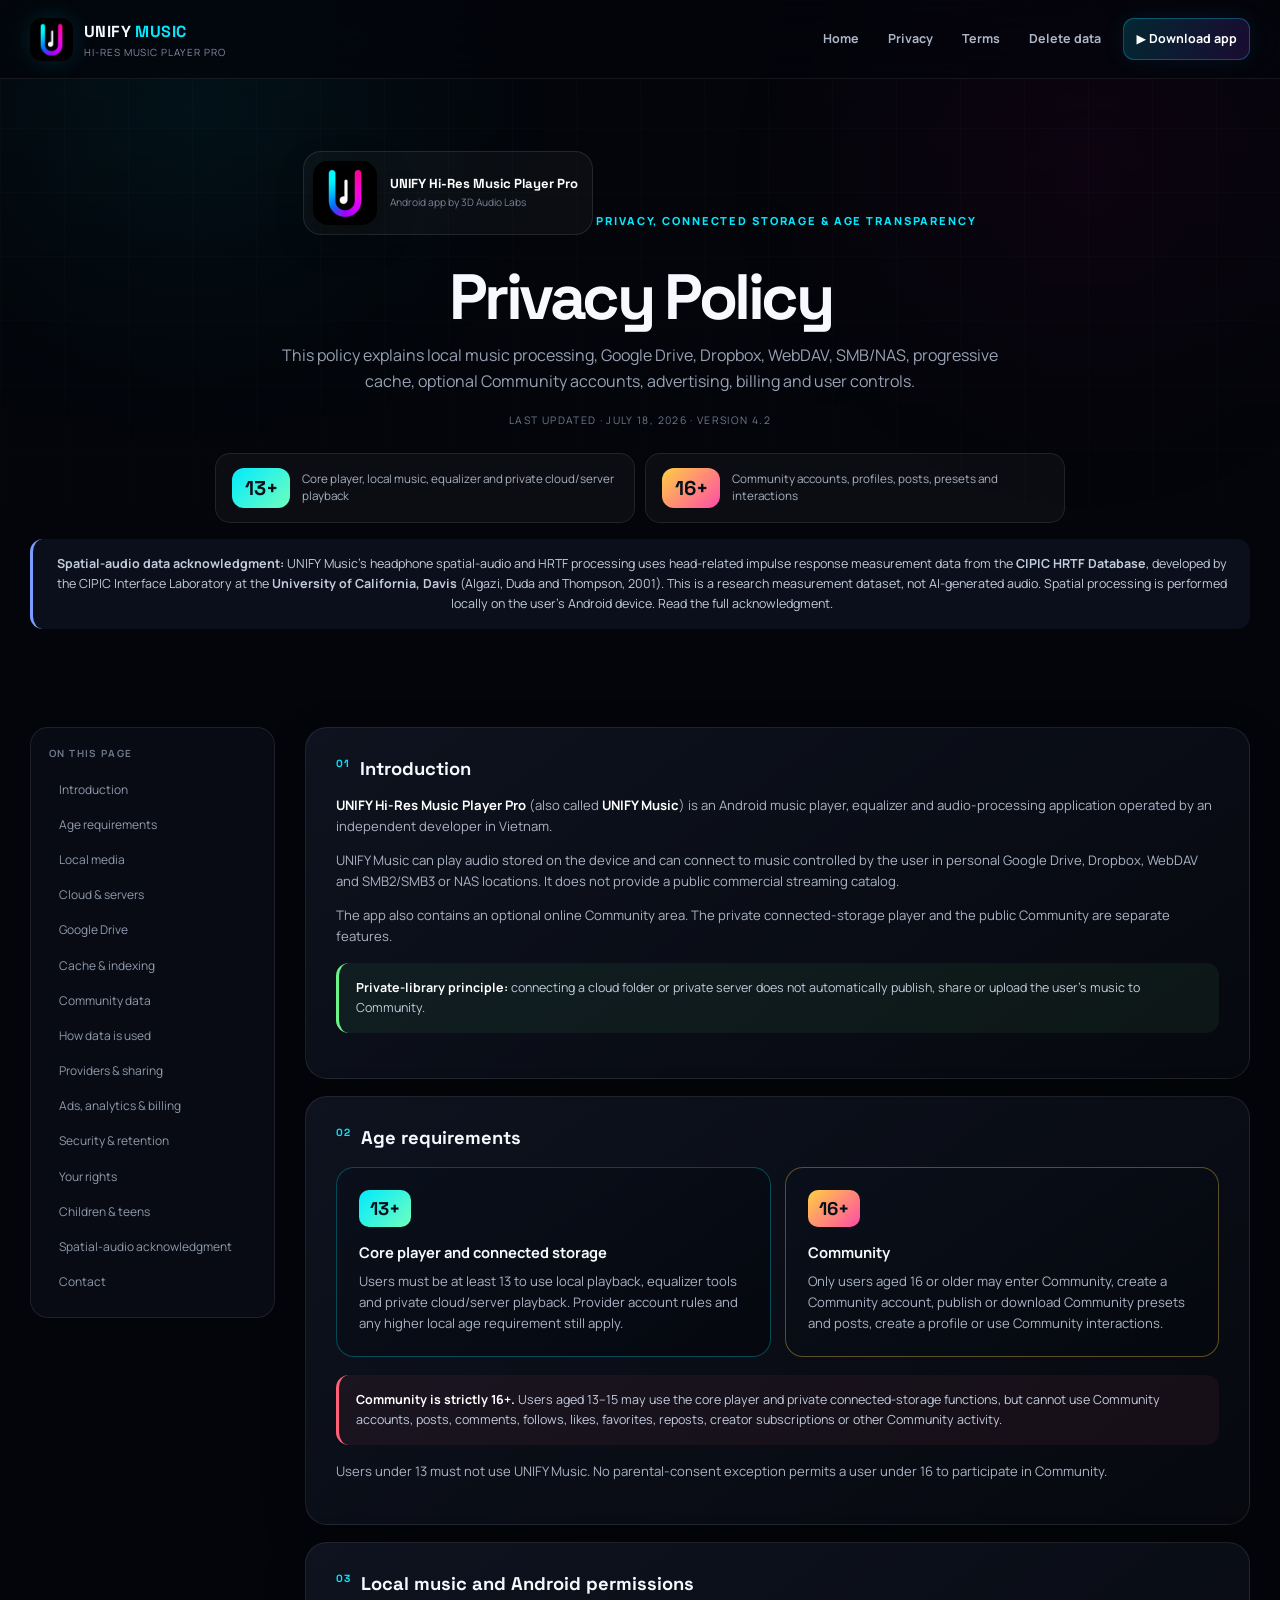
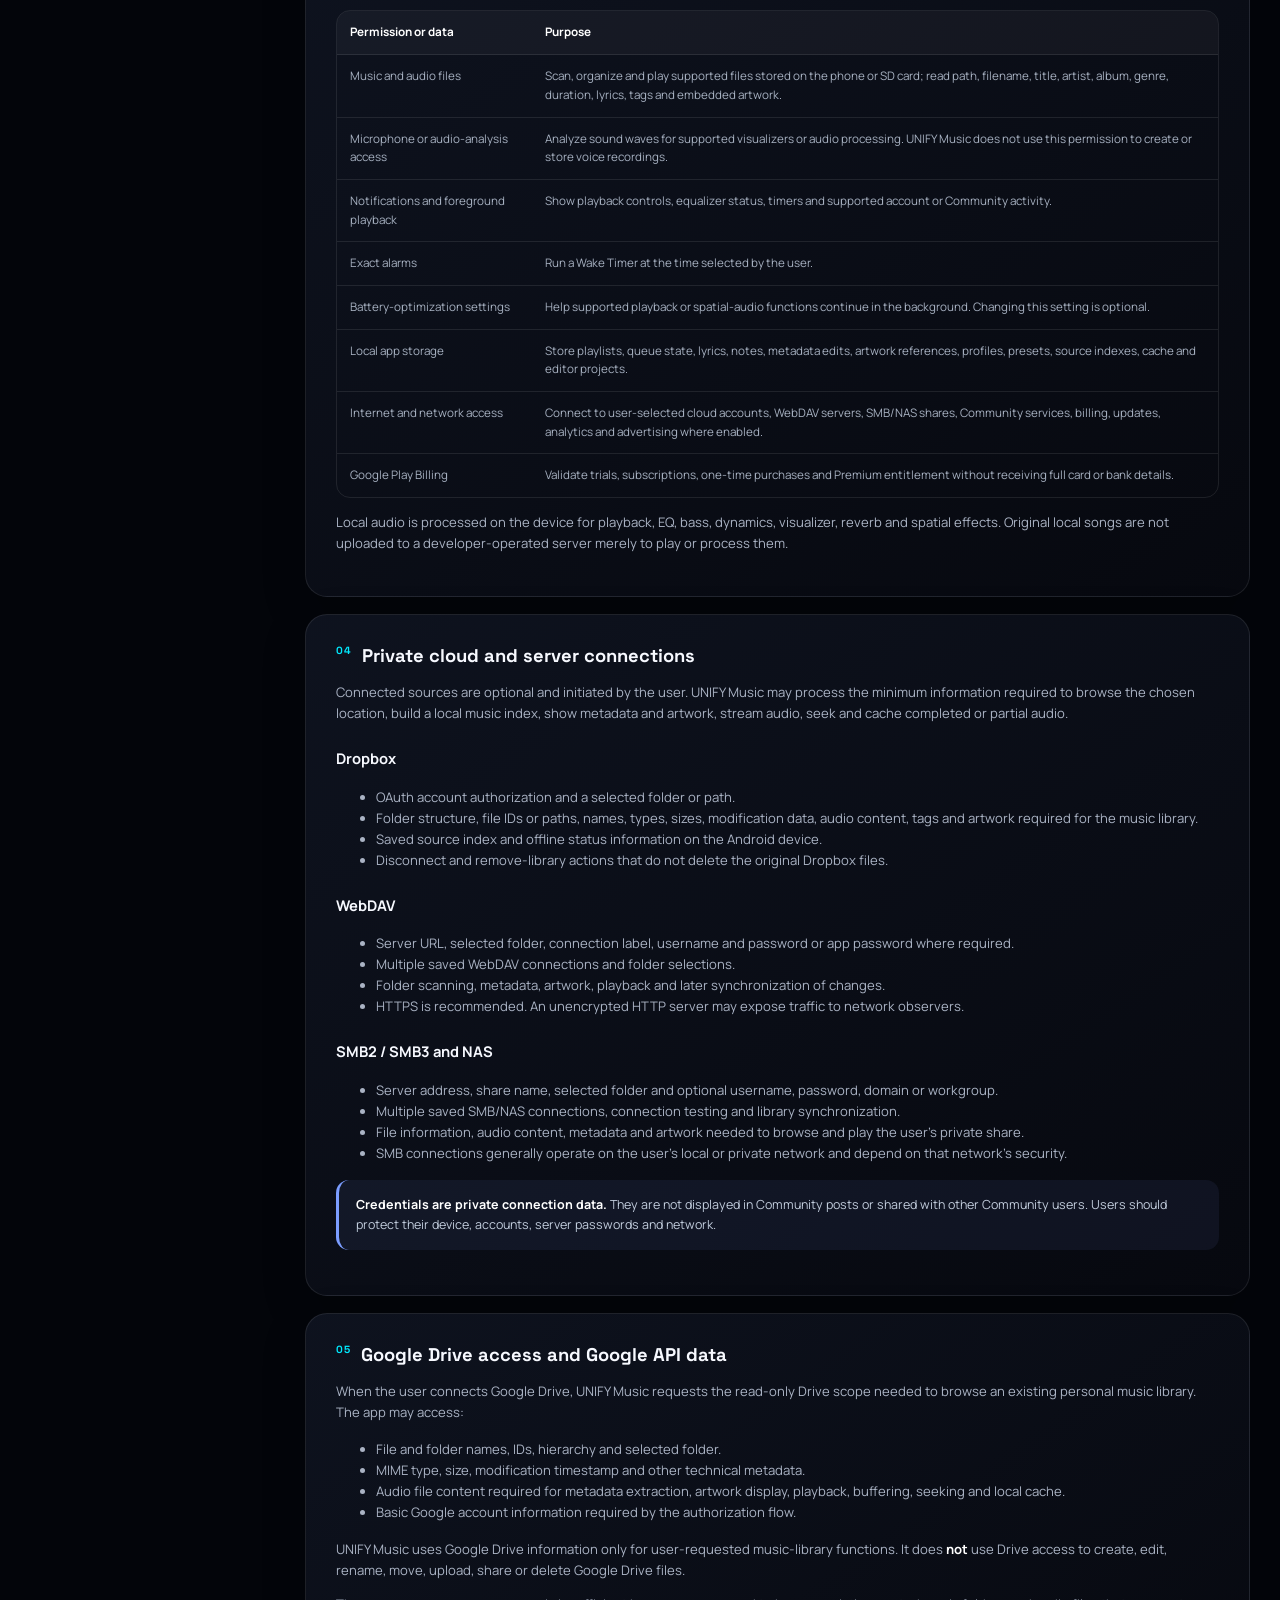
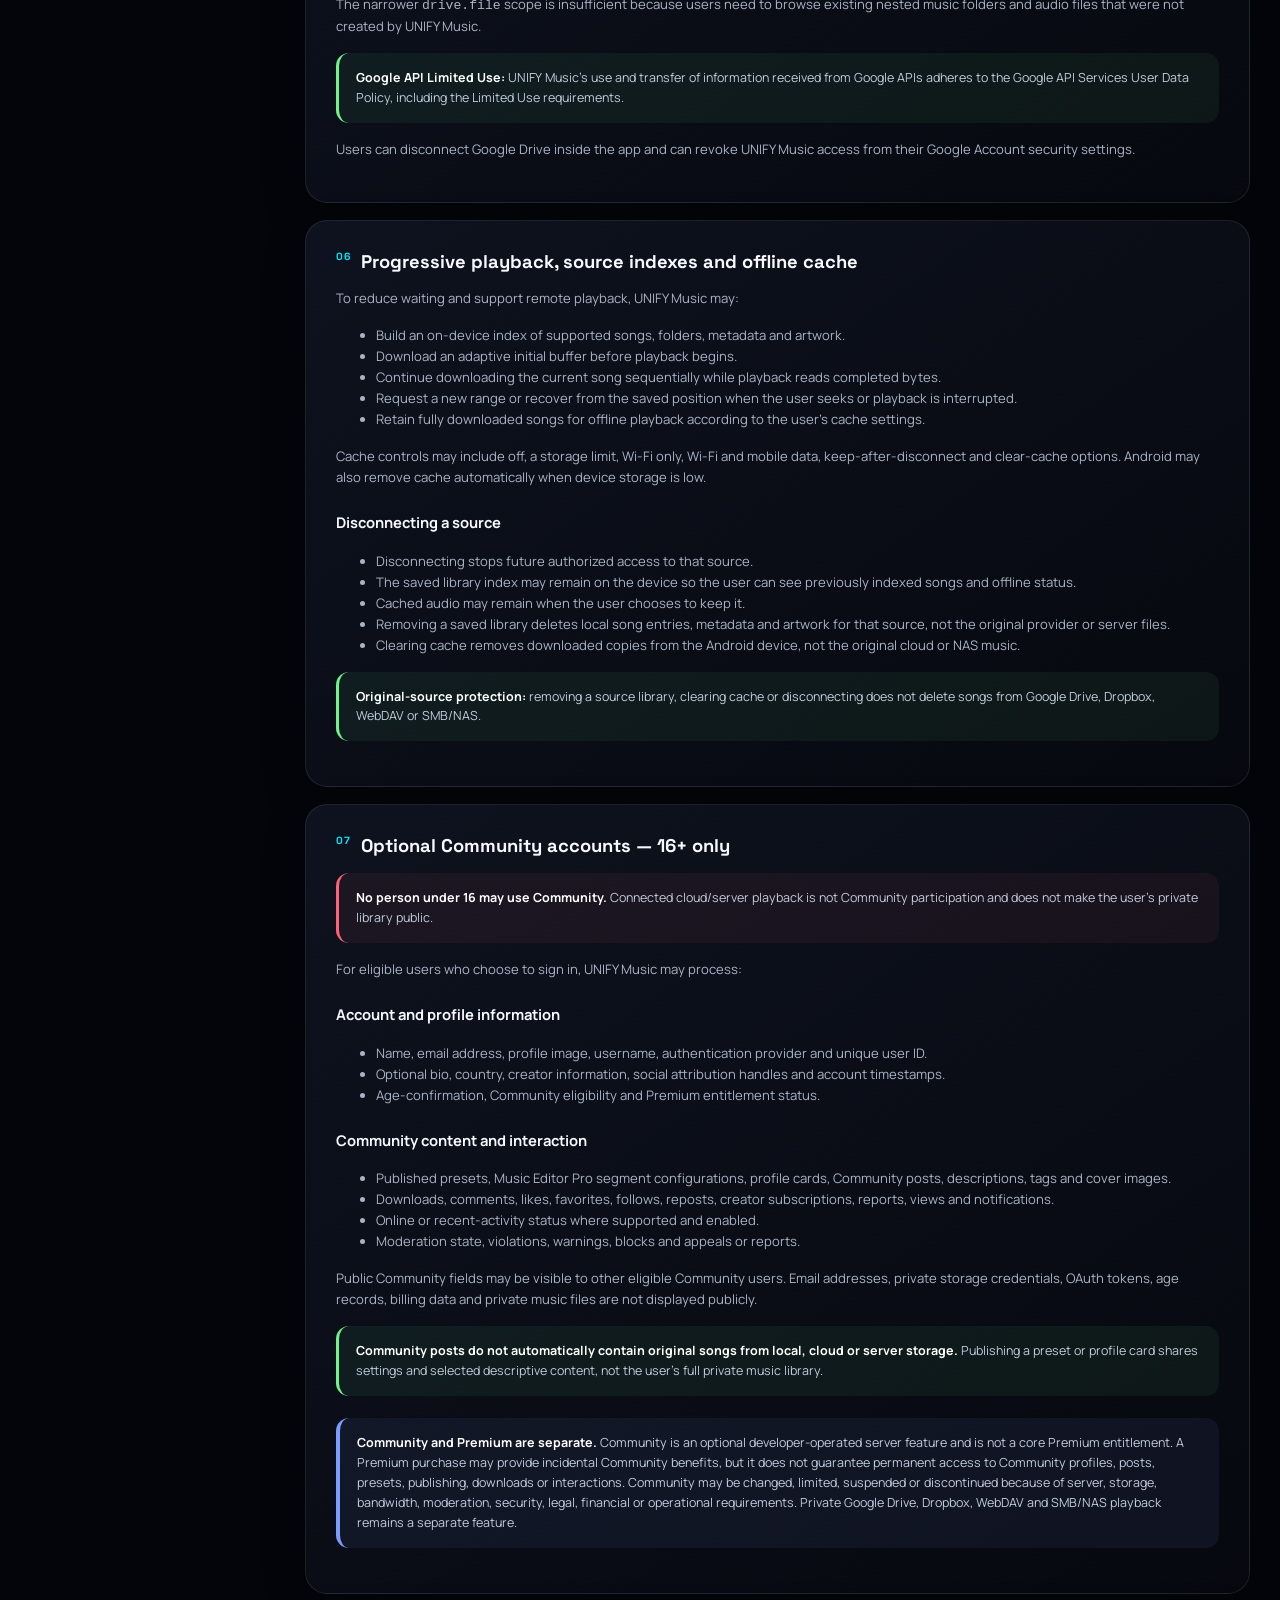
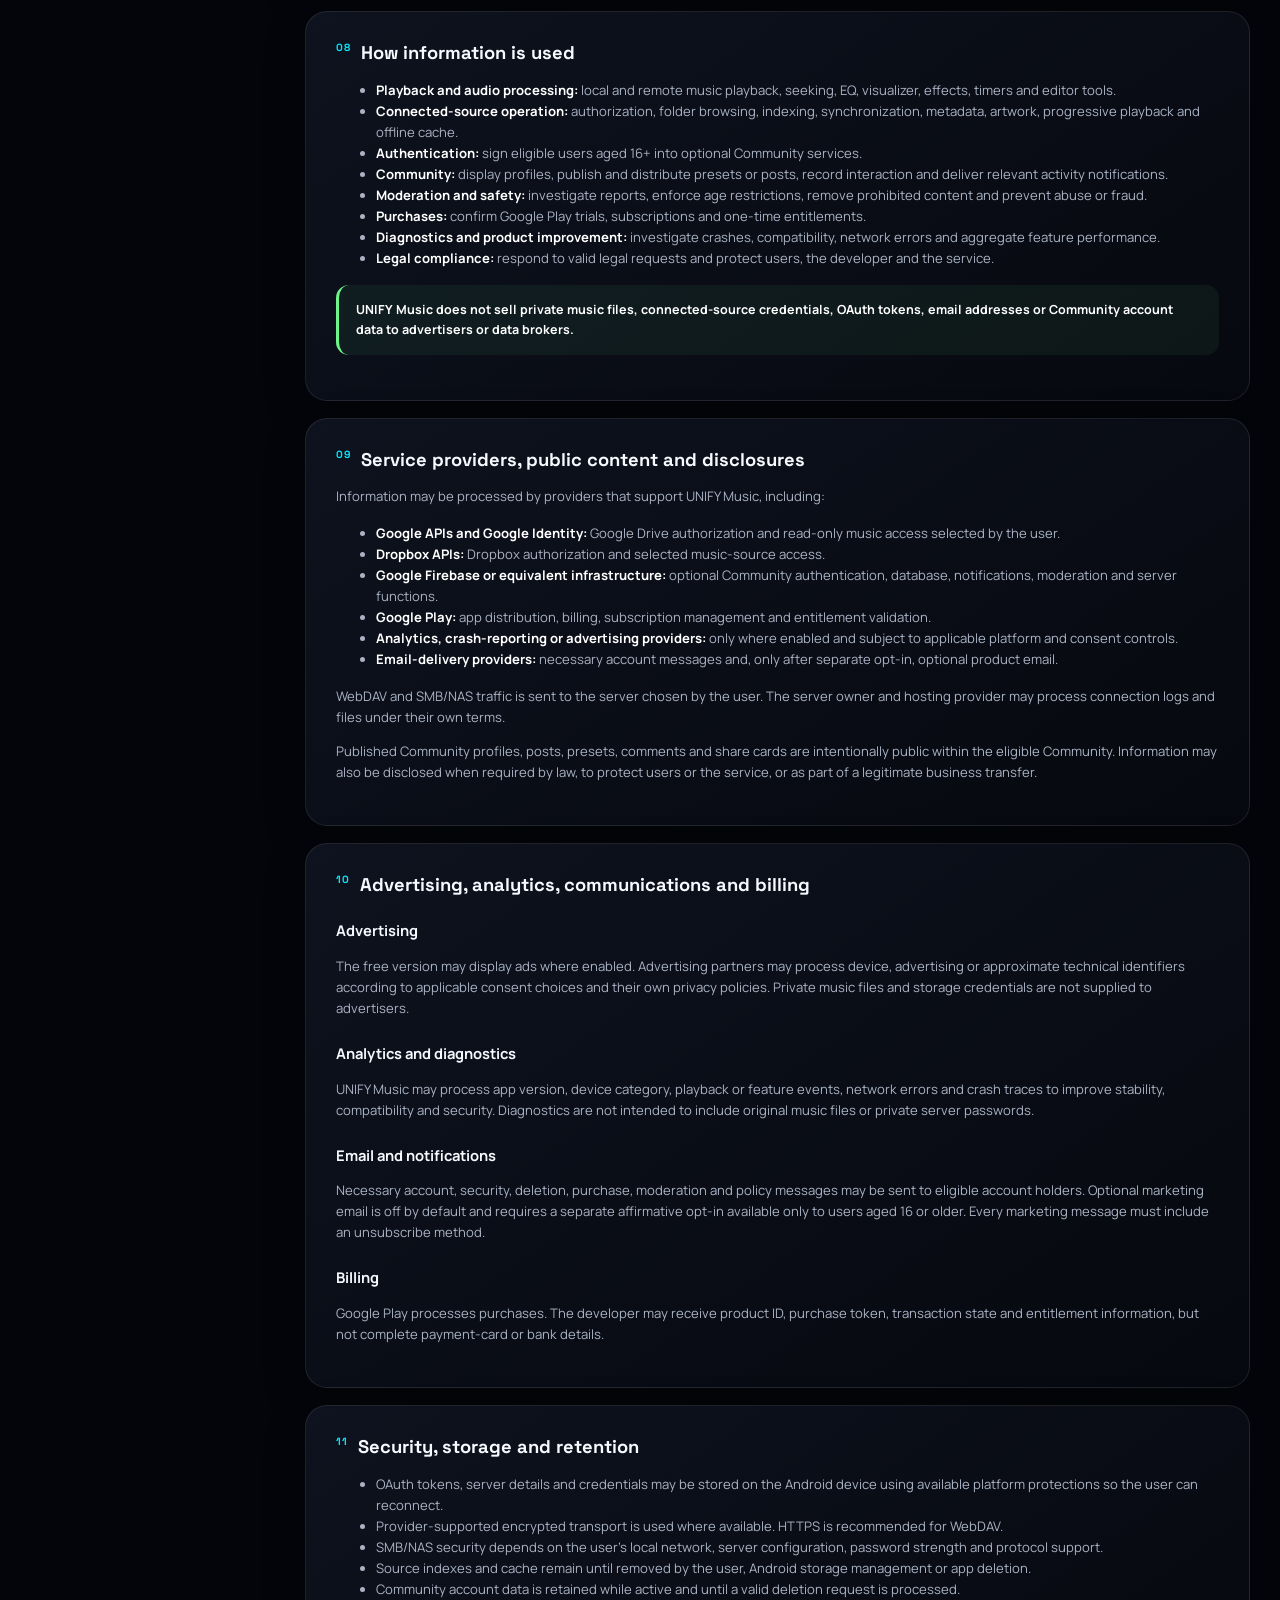
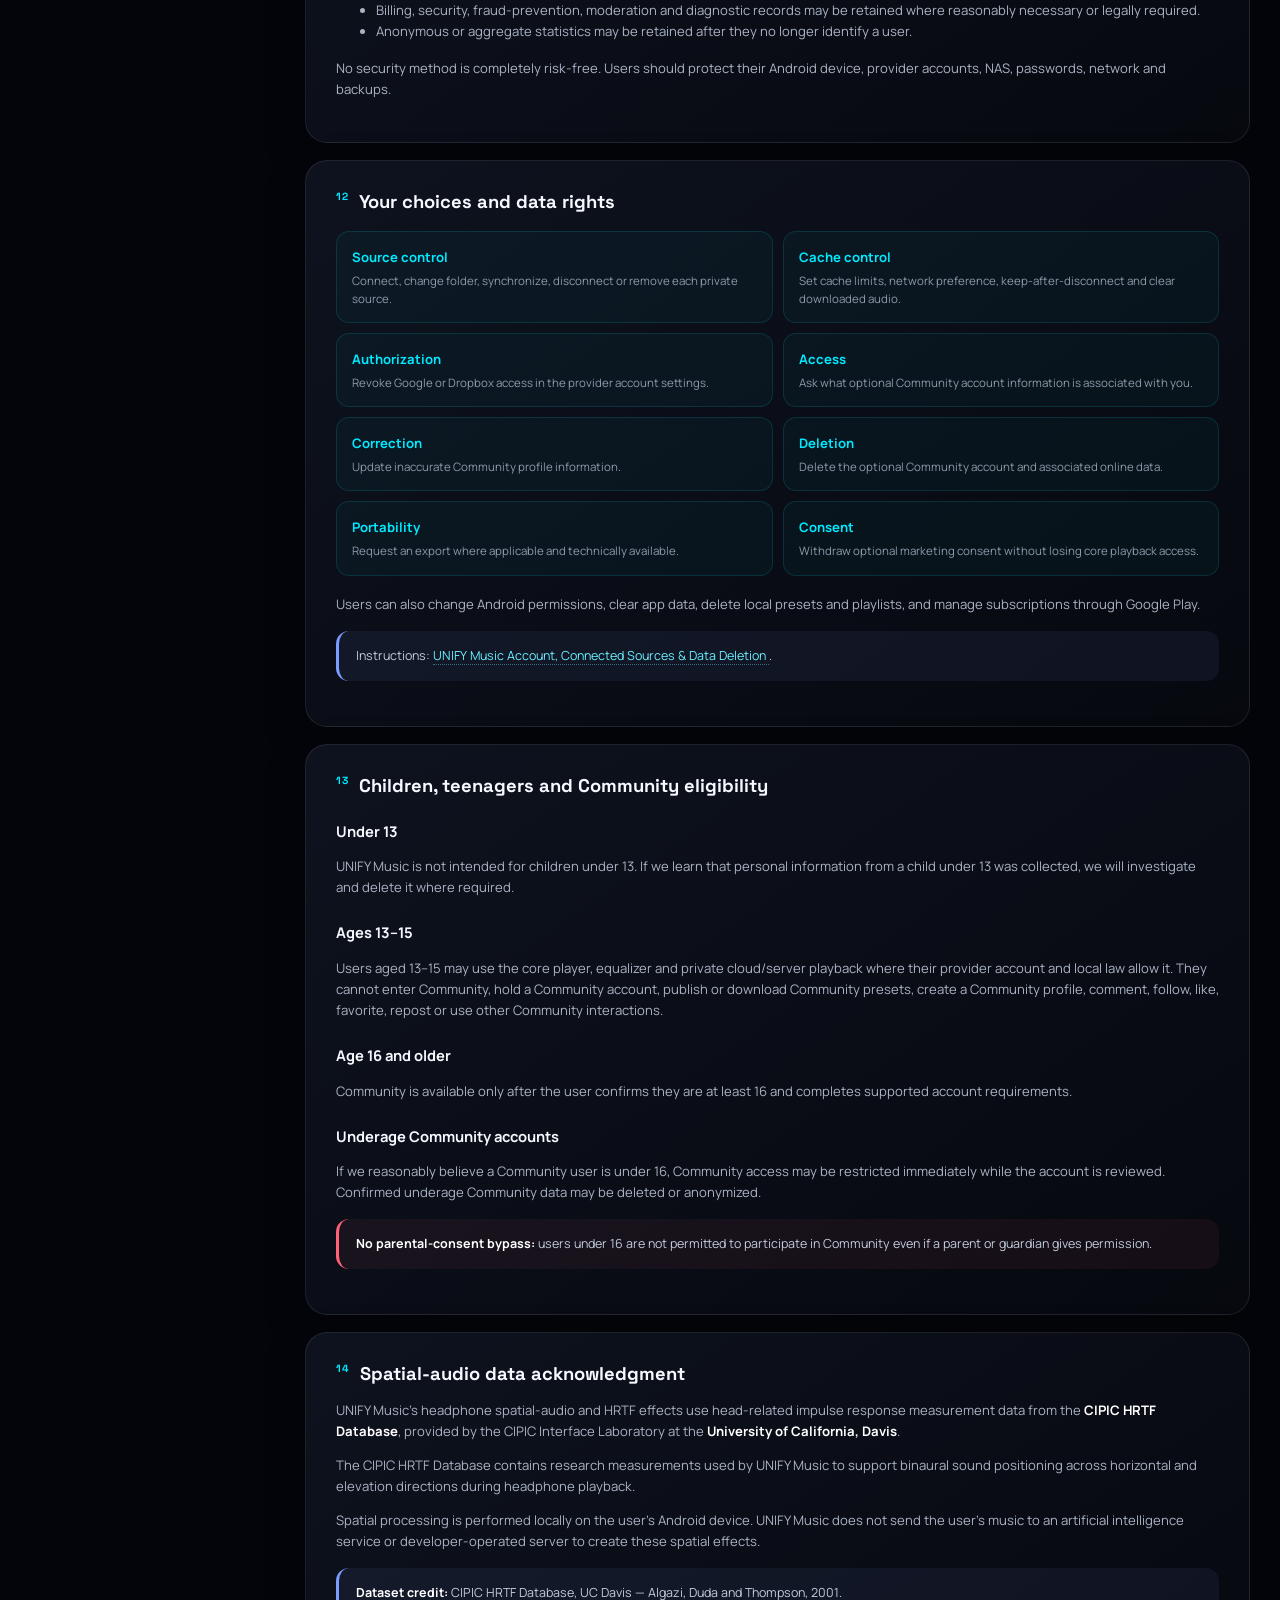
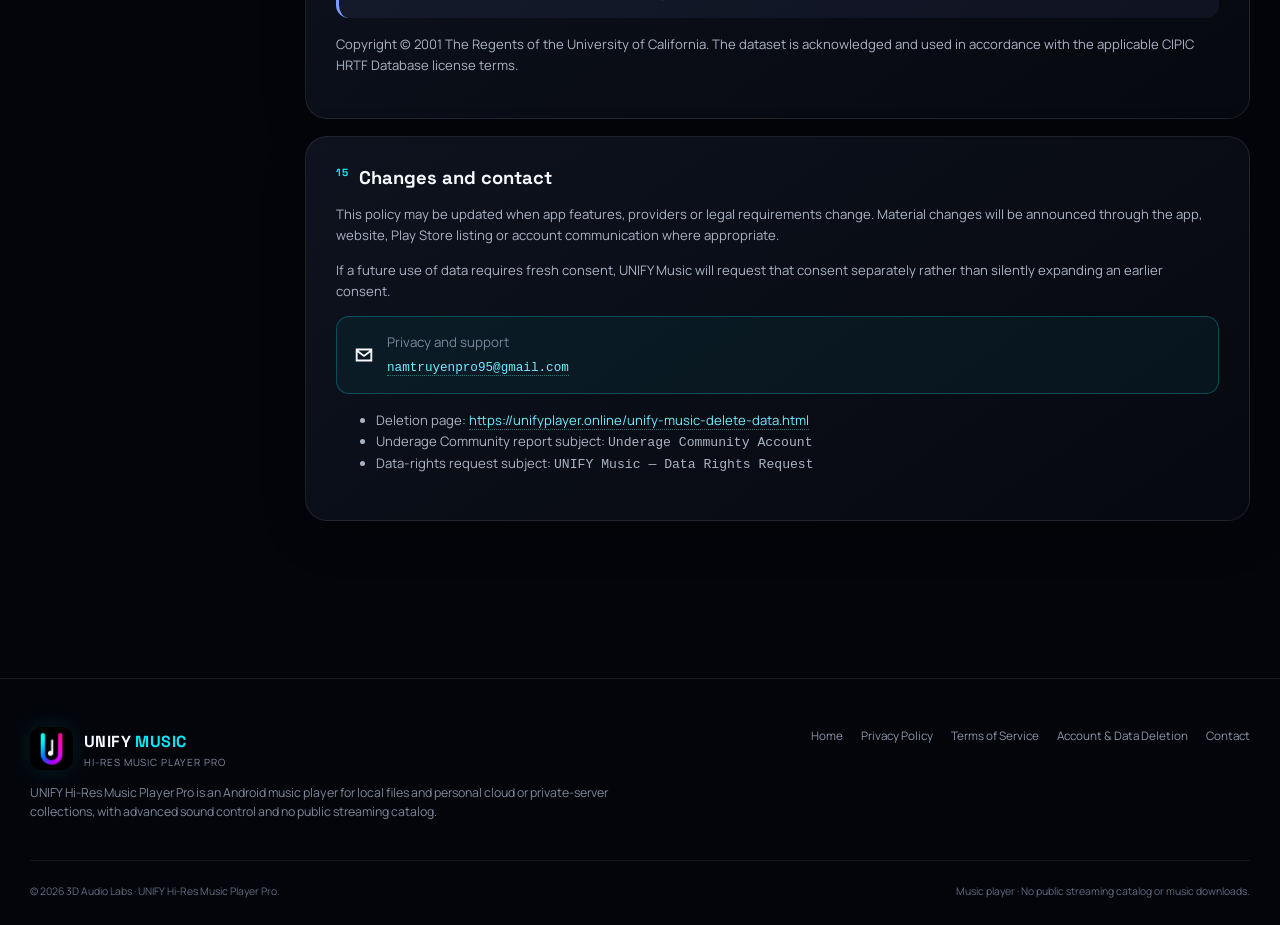
<file: unify-music-privacy.html>
<!DOCTYPE html>

<html lang="en">
<head>
  <meta charset="utf-8"/>
  <meta content="width=device-width,initial-scale=1" name="viewport"/>

  <link href="/unify-music-favicon.ico?v=20260716-2" rel="icon" sizes="any"/>
  <link href="/unify-music-favicon-16x16.png?v=20260716-2" rel="icon" sizes="16x16" type="image/png"/>
  <link href="/unify-music-favicon-32x32.png?v=20260716-2" rel="icon" sizes="32x32" type="image/png"/>
  <link href="/unify-music-favicon-48x48.png?v=20260716-2" rel="icon" sizes="48x48" type="image/png"/>
  <link href="/unify-music-apple-touch-icon.png?v=20260716-2" rel="apple-touch-icon" sizes="180x180"/>
  <link href="/unify-music-site.webmanifest?v=20260716-2" rel="manifest"/>

  <meta content="UNIFY Hi-Res Music Player Pro" name="application-name"/>
  <meta content="UNIFY Hi-Res Music Player Pro" name="apple-mobile-web-app-title"/>
  <meta content="#05070d" name="theme-color"/>
  <meta content="#05070d" name="msapplication-TileColor"/>
  <meta content="/unify-music-favicon-192x192.png?v=20260716-2" name="msapplication-TileImage"/>

  <title>Privacy Policy — UNIFY Hi-Res Music Player Pro</title>

  <meta
    content="Privacy Policy for UNIFY Hi-Res Music Player Pro: core player and private cloud/server playback 13+, Community participation 16+, with Google Drive read-only access, Dropbox, WebDAV, SMB/NAS, progressive cache and CIPIC HRTF spatial-audio acknowledgment."
    name="description"
  />

  <link href="https://unifyplayer.online/unify-music-privacy.html" rel="canonical"/>

  <meta content="website" property="og:type"/>
  <meta content="UNIFY Hi-Res Music Player Pro" property="og:site_name"/>
  <meta content="Privacy Policy — UNIFY Hi-Res Music Player Pro" property="og:title"/>
  <meta
    content="Privacy Policy for UNIFY Hi-Res Music Player Pro: core player and private cloud/server playback 13+, Community participation 16+, with Google Drive read-only access, Dropbox, WebDAV, SMB/NAS, progressive cache and CIPIC HRTF spatial-audio acknowledgment."
    property="og:description"
  />
  <meta content="https://unifyplayer.online/unify-music-privacy.html" property="og:url"/>

  <link href="unify-music-assets/unify-music-site.css" rel="stylesheet"/>
  <link href="https://fonts.googleapis.com" rel="preconnect"/>
  <link crossorigin="" href="https://fonts.gstatic.com" rel="preconnect"/>
  <link
    href="https://fonts.googleapis.com/css2?family=Manrope:wght@400;500;600;700;800&amp;family=Space+Grotesk:wght@500;600;700&amp;display=swap"
    rel="stylesheet"
  />
</head>

<body>
  <a class="skip-link" href="#main">Skip to content</a>

  <header class="site-header">
    <div class="container nav">
      <a aria-label="UNIFY Music home" class="brand" href="unify-music-home-page.html">
        <img
          alt=""
          height="43"
          src="unify-music-assets/images/unify-music-app-icon-192.png"
          width="43"
        />
        <span class="brand-copy">
          <b>UNIFY <em>MUSIC</em></b>
          <small>Hi-Res Music Player Pro</small>
        </span>
      </a>

      <button aria-expanded="false" aria-label="Open navigation" class="menu-toggle">
        <svg fill="none" stroke="currentColor" stroke-width="2" viewBox="0 0 24 24">
          <path d="M4 7h16M4 12h16M4 17h16"></path>
        </svg>
      </button>

      <nav aria-label="Primary navigation" class="nav-links">
        <a href="unify-music-home-page.html">Home</a>
        <a aria-current="page" href="unify-music-privacy.html">Privacy</a>
        <a href="unify-music-terms.html">Terms</a>
        <a href="unify-music-delete-data.html">Delete data</a>
        <a
          class="nav-cta"
          href="https://play.google.com/store/apps/details?id=com.unify.musicplayer"
          rel="noopener noreferrer"
          target="_blank"
        >
          ▶ Download app
        </a>
      </nav>
    </div>
  </header>

  <main id="main">
    <section class="legal-hero">
      <div class="container">
        <div class="legal-app-identity">
          <img
            alt="UNIFY Hi-Res Music Player Pro app icon"
            decoding="async"
            height="64"
            src="unify-music-assets/images/unify-music-app-icon-192.png"
            width="64"
          />

          <div>
            <strong>UNIFY Hi-Res Music Player Pro</strong>
            <span>Android app by 3D Audio Labs</span>
          </div>
        </div>

        <span class="eyebrow">Privacy, connected storage &amp; age transparency</span>

        <h1>Privacy Policy</h1>

        <p>
          This policy explains local music processing, Google Drive, Dropbox,
          WebDAV, SMB/NAS, progressive cache, optional Community accounts,
          advertising, billing and user controls.
        </p>

        <div class="legal-meta">
          Last updated · July 18, 2026 · Version 4.2
        </div>

        <div aria-label="Age requirements" class="age-policy-strip" role="note">
          <div>
            <strong>13+</strong>
            <span>
              Core player, local music, equalizer and private cloud/server playback
            </span>
          </div>

          <div>
            <strong>16+</strong>
            <span>
              Community accounts, profiles, posts, presets and interactions
            </span>
          </div>
        </div>

        <div class="notice info" role="note">
          <strong>Spatial-audio data acknowledgment:</strong>
          UNIFY Music’s headphone spatial-audio and HRTF processing uses
          head-related impulse response measurement data from the
          <strong>CIPIC HRTF Database</strong>, developed by the
          CIPIC Interface Laboratory at the
          <strong>University of California, Davis</strong>
          (Algazi, Duda and Thompson, 2001).

          This is a research measurement dataset, not AI-generated audio.
          Spatial processing is performed locally on the user’s Android device.

          <a href="#spatial-data">Read the full acknowledgment</a>.
        </div>
      </div>
    </section>

    <section class="section-tight">
      <div class="container legal-layout">
        <aside aria-label="On this page" class="legal-toc">
          <b>On this page</b>

          <a href="#intro">Introduction</a>
          <a href="#age">Age requirements</a>
          <a href="#local">Local media</a>
          <a href="#connected">Cloud &amp; servers</a>
          <a href="#drive">Google Drive</a>
          <a href="#cache">Cache &amp; indexing</a>
          <a href="#community">Community data</a>
          <a href="#use">How data is used</a>
          <a href="#sharing">Providers &amp; sharing</a>
          <a href="#ads">Ads, analytics &amp; billing</a>
          <a href="#retention">Security &amp; retention</a>
          <a href="#rights">Your rights</a>
          <a href="#children">Children &amp; teens</a>
          <a href="#spatial-data">Spatial-audio acknowledgment</a>
          <a href="#contact">Contact</a>
        </aside>

        <div class="legal-content">
          <article class="legal-card" id="intro">
            <h2><span>01</span>Introduction</h2>

            <p>
              <strong>UNIFY Hi-Res Music Player Pro</strong>
              (also called <strong>UNIFY Music</strong>) is an Android music
              player, equalizer and audio-processing application operated by an
              independent developer in Vietnam.
            </p>

            <p>
              UNIFY Music can play audio stored on the device and can connect to
              music controlled by the user in personal Google Drive, Dropbox,
              WebDAV and SMB2/SMB3 or NAS locations. It does not provide a
              public commercial streaming catalog.
            </p>

            <p>
              The app also contains an optional online Community area. The
              private connected-storage player and the public Community are
              separate features.
            </p>

            <div class="notice good">
              <strong>Private-library principle:</strong>
              connecting a cloud folder or private server does not automatically
              publish, share or upload the user's music to Community.
            </div>
          </article>

          <article class="legal-card" id="age">
            <h2><span>02</span>Age requirements</h2>

            <div class="age-rule-grid">
              <section class="age-rule core">
                <strong>13+</strong>
                <h3>Core player and connected storage</h3>

                <p>
                  Users must be at least 13 to use local playback, equalizer
                  tools and private cloud/server playback. Provider account
                  rules and any higher local age requirement still apply.
                </p>
              </section>

              <section class="age-rule community">
                <strong>16+</strong>
                <h3>Community</h3>

                <p>
                  Only users aged 16 or older may enter Community, create a
                  Community account, publish or download Community presets and
                  posts, create a profile or use Community interactions.
                </p>
              </section>
            </div>

            <div class="notice danger">
              <strong>Community is strictly 16+.</strong>
              Users aged 13–15 may use the core player and private
              connected-storage functions, but cannot use Community accounts,
              posts, comments, follows, likes, favorites, reposts, creator
              subscriptions or other Community activity.
            </div>

            <p>
              Users under 13 must not use UNIFY Music. No parental-consent
              exception permits a user under 16 to participate in Community.
            </p>
          </article>

          <article class="legal-card" id="local">
            <h2><span>03</span>Local music and Android permissions</h2>

            <table class="data-table">
              <thead>
                <tr>
                  <th>Permission or data</th>
                  <th>Purpose</th>
                </tr>
              </thead>

              <tbody>
                <tr>
                  <td>Music and audio files</td>
                  <td>
                    Scan, organize and play supported files stored on the phone
                    or SD card; read path, filename, title, artist, album, genre,
                    duration, lyrics, tags and embedded artwork.
                  </td>
                </tr>

                <tr>
                  <td>Microphone or audio-analysis access</td>
                  <td>
                    Analyze sound waves for supported visualizers or audio
                    processing. UNIFY Music does not use this permission to
                    create or store voice recordings.
                  </td>
                </tr>

                <tr>
                  <td>Notifications and foreground playback</td>
                  <td>
                    Show playback controls, equalizer status, timers and
                    supported account or Community activity.
                  </td>
                </tr>

                <tr>
                  <td>Exact alarms</td>
                  <td>
                    Run a Wake Timer at the time selected by the user.
                  </td>
                </tr>

                <tr>
                  <td>Battery-optimization settings</td>
                  <td>
                    Help supported playback or spatial-audio functions continue
                    in the background. Changing this setting is optional.
                  </td>
                </tr>

                <tr>
                  <td>Local app storage</td>
                  <td>
                    Store playlists, queue state, lyrics, notes, metadata edits,
                    artwork references, profiles, presets, source indexes, cache
                    and editor projects.
                  </td>
                </tr>

                <tr>
                  <td>Internet and network access</td>
                  <td>
                    Connect to user-selected cloud accounts, WebDAV servers,
                    SMB/NAS shares, Community services, billing, updates,
                    analytics and advertising where enabled.
                  </td>
                </tr>

                <tr>
                  <td>Google Play Billing</td>
                  <td>
                    Validate trials, subscriptions, one-time purchases and
                    Premium entitlement without receiving full card or bank
                    details.
                  </td>
                </tr>
              </tbody>
            </table>

            <p>
              Local audio is processed on the device for playback, EQ, bass,
              dynamics, visualizer, reverb and spatial effects. Original local
              songs are not uploaded to a developer-operated server merely to
              play or process them.
            </p>
          </article>

          <article class="legal-card" id="connected">
            <h2><span>04</span>Private cloud and server connections</h2>

            <p>
              Connected sources are optional and initiated by the user. UNIFY
              Music may process the minimum information required to browse the
              chosen location, build a local music index, show metadata and
              artwork, stream audio, seek and cache completed or partial audio.
            </p>

            <h3>Dropbox</h3>

            <ul>
              <li>OAuth account authorization and a selected folder or path.</li>
              <li>
                Folder structure, file IDs or paths, names, types, sizes,
                modification data, audio content, tags and artwork required for
                the music library.
              </li>
              <li>
                Saved source index and offline status information on the Android
                device.
              </li>
              <li>
                Disconnect and remove-library actions that do not delete the
                original Dropbox files.
              </li>
            </ul>

            <h3>WebDAV</h3>

            <ul>
              <li>
                Server URL, selected folder, connection label, username and
                password or app password where required.
              </li>
              <li>
                Multiple saved WebDAV connections and folder selections.
              </li>
              <li>
                Folder scanning, metadata, artwork, playback and later
                synchronization of changes.
              </li>
              <li>
                HTTPS is recommended. An unencrypted HTTP server may expose
                traffic to network observers.
              </li>
            </ul>

            <h3>SMB2 / SMB3 and NAS</h3>

            <ul>
              <li>
                Server address, share name, selected folder and optional
                username, password, domain or workgroup.
              </li>
              <li>
                Multiple saved SMB/NAS connections, connection testing and
                library synchronization.
              </li>
              <li>
                File information, audio content, metadata and artwork needed to
                browse and play the user's private share.
              </li>
              <li>
                SMB connections generally operate on the user's local or
                private network and depend on that network's security.
              </li>
            </ul>

            <div class="notice info">
              <strong>Credentials are private connection data.</strong>
              They are not displayed in Community posts or shared with other
              Community users. Users should protect their device, accounts,
              server passwords and network.
            </div>
          </article>

          <article class="legal-card" id="drive">
            <h2><span>05</span>Google Drive access and Google API data</h2>

            <p>
              When the user connects Google Drive, UNIFY Music requests the
              read-only Drive scope needed to browse an existing personal music
              library. The app may access:
            </p>

            <ul>
              <li>File and folder names, IDs, hierarchy and selected folder.</li>
              <li>
                MIME type, size, modification timestamp and other technical
                metadata.
              </li>
              <li>
                Audio file content required for metadata extraction, artwork
                display, playback, buffering, seeking and local cache.
              </li>
              <li>
                Basic Google account information required by the authorization
                flow.
              </li>
            </ul>

            <p>
              UNIFY Music uses Google Drive information only for user-requested
              music-library functions. It does <strong>not</strong> use Drive
              access to create, edit, rename, move, upload, share or delete
              Google Drive files.
            </p>

            <p>
              The narrower <code>drive.file</code> scope is insufficient
              because users need to browse existing nested music folders and
              audio files that were not created by UNIFY Music.
            </p>

            <div class="notice good">
              <strong>Google API Limited Use:</strong>
              UNIFY Music's use and transfer of information received from
              Google APIs adheres to the Google API Services User Data Policy,
              including the Limited Use requirements.
            </div>

            <p>
              Users can disconnect Google Drive inside the app and can revoke
              UNIFY Music access from their Google Account security settings.
            </p>
          </article>

          <article class="legal-card" id="cache">
            <h2>
              <span>06</span>
              Progressive playback, source indexes and offline cache
            </h2>

            <p>
              To reduce waiting and support remote playback, UNIFY Music may:
            </p>

            <ul>
              <li>
                Build an on-device index of supported songs, folders, metadata
                and artwork.
              </li>
              <li>
                Download an adaptive initial buffer before playback begins.
              </li>
              <li>
                Continue downloading the current song sequentially while
                playback reads completed bytes.
              </li>
              <li>
                Request a new range or recover from the saved position when the
                user seeks or playback is interrupted.
              </li>
              <li>
                Retain fully downloaded songs for offline playback according to
                the user's cache settings.
              </li>
            </ul>

            <p>
              Cache controls may include off, a storage limit, Wi-Fi only,
              Wi-Fi and mobile data, keep-after-disconnect and clear-cache
              options. Android may also remove cache automatically when device
              storage is low.
            </p>

            <h3>Disconnecting a source</h3>

            <ul>
              <li>
                Disconnecting stops future authorized access to that source.
              </li>
              <li>
                The saved library index may remain on the device so the user can
                see previously indexed songs and offline status.
              </li>
              <li>
                Cached audio may remain when the user chooses to keep it.
              </li>
              <li>
                Removing a saved library deletes local song entries, metadata
                and artwork for that source, not the original provider or
                server files.
              </li>
              <li>
                Clearing cache removes downloaded copies from the Android
                device, not the original cloud or NAS music.
              </li>
            </ul>

            <div class="notice good">
              <strong>Original-source protection:</strong>
              removing a source library, clearing cache or disconnecting does
              not delete songs from Google Drive, Dropbox, WebDAV or SMB/NAS.
            </div>
          </article>

          <article class="legal-card" id="community">
            <h2><span>07</span>Optional Community accounts — 16+ only</h2>

            <div class="notice danger">
              <strong>No person under 16 may use Community.</strong>
              Connected cloud/server playback is not Community participation
              and does not make the user's private library public.
            </div>

            <p>
              For eligible users who choose to sign in, UNIFY Music may process:
            </p>

            <h3>Account and profile information</h3>

            <ul>
              <li>
                Name, email address, profile image, username, authentication
                provider and unique user ID.
              </li>
              <li>
                Optional bio, country, creator information, social attribution
                handles and account timestamps.
              </li>
              <li>
                Age-confirmation, Community eligibility and Premium entitlement
                status.
              </li>
            </ul>

            <h3>Community content and interaction</h3>

            <ul>
              <li>
                Published presets, Music Editor Pro segment configurations,
                profile cards, Community posts, descriptions, tags and cover
                images.
              </li>
              <li>
                Downloads, comments, likes, favorites, follows, reposts,
                creator subscriptions, reports, views and notifications.
              </li>
              <li>
                Online or recent-activity status where supported and enabled.
              </li>
              <li>
                Moderation state, violations, warnings, blocks and appeals or
                reports.
              </li>
            </ul>

            <p>
              Public Community fields may be visible to other eligible
              Community users. Email addresses, private storage credentials,
              OAuth tokens, age records, billing data and private music files
              are not displayed publicly.
            </p>

            <div class="notice good">
              <strong>
                Community posts do not automatically contain original songs
                from local, cloud or server storage.
              </strong>
              Publishing a preset or profile card shares settings and selected
              descriptive content, not the user's full private music library.
            </div>

            <div class="notice info community-premium-notice">
              <strong>Community and Premium are separate.</strong>
              Community is an optional developer-operated server feature and is
              not a core Premium entitlement. A Premium purchase may provide
              incidental Community benefits, but it does not guarantee
              permanent access to Community profiles, posts, presets,
              publishing, downloads or interactions. Community may be changed,
              limited, suspended or discontinued because of server, storage,
              bandwidth, moderation, security, legal, financial or operational
              requirements. Private Google Drive, Dropbox, WebDAV and SMB/NAS
              playback remains a separate feature.
            </div>
          </article>

          <article class="legal-card" id="use">
            <h2><span>08</span>How information is used</h2>

            <ul>
              <li>
                <strong>Playback and audio processing:</strong>
                local and remote music playback, seeking, EQ, visualizer,
                effects, timers and editor tools.
              </li>
              <li>
                <strong>Connected-source operation:</strong>
                authorization, folder browsing, indexing, synchronization,
                metadata, artwork, progressive playback and offline cache.
              </li>
              <li>
                <strong>Authentication:</strong>
                sign eligible users aged 16+ into optional Community services.
              </li>
              <li>
                <strong>Community:</strong>
                display profiles, publish and distribute presets or posts,
                record interaction and deliver relevant activity notifications.
              </li>
              <li>
                <strong>Moderation and safety:</strong>
                investigate reports, enforce age restrictions, remove
                prohibited content and prevent abuse or fraud.
              </li>
              <li>
                <strong>Purchases:</strong>
                confirm Google Play trials, subscriptions and one-time
                entitlements.
              </li>
              <li>
                <strong>Diagnostics and product improvement:</strong>
                investigate crashes, compatibility, network errors and
                aggregate feature performance.
              </li>
              <li>
                <strong>Legal compliance:</strong>
                respond to valid legal requests and protect users, the developer
                and the service.
              </li>
            </ul>

            <div class="notice good">
              <strong>
                UNIFY Music does not sell private music files, connected-source
                credentials, OAuth tokens, email addresses or Community account
                data to advertisers or data brokers.
              </strong>
            </div>
          </article>

          <article class="legal-card" id="sharing">
            <h2>
              <span>09</span>
              Service providers, public content and disclosures
            </h2>

            <p>
              Information may be processed by providers that support UNIFY
              Music, including:
            </p>

            <ul>
              <li>
                <strong>Google APIs and Google Identity:</strong>
                Google Drive authorization and read-only music access selected
                by the user.
              </li>
              <li>
                <strong>Dropbox APIs:</strong>
                Dropbox authorization and selected music-source access.
              </li>
              <li>
                <strong>Google Firebase or equivalent infrastructure:</strong>
                optional Community authentication, database, notifications,
                moderation and server functions.
              </li>
              <li>
                <strong>Google Play:</strong>
                app distribution, billing, subscription management and
                entitlement validation.
              </li>
              <li>
                <strong>
                  Analytics, crash-reporting or advertising providers:
                </strong>
                only where enabled and subject to applicable platform and
                consent controls.
              </li>
              <li>
                <strong>Email-delivery providers:</strong>
                necessary account messages and, only after separate opt-in,
                optional product email.
              </li>
            </ul>

            <p>
              WebDAV and SMB/NAS traffic is sent to the server chosen by the
              user. The server owner and hosting provider may process connection
              logs and files under their own terms.
            </p>

            <p>
              Published Community profiles, posts, presets, comments and share
              cards are intentionally public within the eligible Community.
              Information may also be disclosed when required by law, to
              protect users or the service, or as part of a legitimate business
              transfer.
            </p>
          </article>

          <article class="legal-card" id="ads">
            <h2>
              <span>10</span>
              Advertising, analytics, communications and billing
            </h2>

            <h3>Advertising</h3>

            <p>
              The free version may display ads where enabled. Advertising
              partners may process device, advertising or approximate technical
              identifiers according to applicable consent choices and their own
              privacy policies. Private music files and storage credentials are
              not supplied to advertisers.
            </p>

            <h3>Analytics and diagnostics</h3>

            <p>
              UNIFY Music may process app version, device category, playback or
              feature events, network errors and crash traces to improve
              stability, compatibility and security. Diagnostics are not
              intended to include original music files or private server
              passwords.
            </p>

            <h3>Email and notifications</h3>

            <p>
              Necessary account, security, deletion, purchase, moderation and
              policy messages may be sent to eligible account holders. Optional
              marketing email is off by default and requires a separate
              affirmative opt-in available only to users aged 16 or older.
              Every marketing message must include an unsubscribe method.
            </p>

            <h3>Billing</h3>

            <p>
              Google Play processes purchases. The developer may receive product
              ID, purchase token, transaction state and entitlement information,
              but not complete payment-card or bank details.
            </p>
          </article>

          <article class="legal-card" id="retention">
            <h2><span>11</span>Security, storage and retention</h2>

            <ul>
              <li>
                OAuth tokens, server details and credentials may be stored on
                the Android device using available platform protections so the
                user can reconnect.
              </li>
              <li>
                Provider-supported encrypted transport is used where available.
                HTTPS is recommended for WebDAV.
              </li>
              <li>
                SMB/NAS security depends on the user's local network, server
                configuration, password strength and protocol support.
              </li>
              <li>
                Source indexes and cache remain until removed by the user,
                Android storage management or app deletion.
              </li>
              <li>
                Community account data is retained while active and until a
                valid deletion request is processed.
              </li>
              <li>
                Billing, security, fraud-prevention, moderation and diagnostic
                records may be retained where reasonably necessary or legally
                required.
              </li>
              <li>
                Anonymous or aggregate statistics may be retained after they no
                longer identify a user.
              </li>
            </ul>

            <p>
              No security method is completely risk-free. Users should protect
              their Android device, provider accounts, NAS, passwords, network
              and backups.
            </p>
          </article>

          <article class="legal-card" id="rights">
            <h2><span>12</span>Your choices and data rights</h2>

            <div class="rights-mini-grid">
              <div>
                <strong>Source control</strong>
                <span>
                  Connect, change folder, synchronize, disconnect or remove each
                  private source.
                </span>
              </div>

              <div>
                <strong>Cache control</strong>
                <span>
                  Set cache limits, network preference, keep-after-disconnect
                  and clear downloaded audio.
                </span>
              </div>

              <div>
                <strong>Authorization</strong>
                <span>
                  Revoke Google or Dropbox access in the provider account
                  settings.
                </span>
              </div>

              <div>
                <strong>Access</strong>
                <span>
                  Ask what optional Community account information is associated
                  with you.
                </span>
              </div>

              <div>
                <strong>Correction</strong>
                <span>Update inaccurate Community profile information.</span>
              </div>

              <div>
                <strong>Deletion</strong>
                <span>
                  Delete the optional Community account and associated online
                  data.
                </span>
              </div>

              <div>
                <strong>Portability</strong>
                <span>
                  Request an export where applicable and technically available.
                </span>
              </div>

              <div>
                <strong>Consent</strong>
                <span>
                  Withdraw optional marketing consent without losing core
                  playback access.
                </span>
              </div>
            </div>

            <p>
              Users can also change Android permissions, clear app data, delete
              local presets and playlists, and manage subscriptions through
              Google Play.
            </p>

            <div class="notice info">
              Instructions:
              <a href="unify-music-delete-data.html">
                UNIFY Music Account, Connected Sources &amp; Data Deletion
              </a>.
            </div>
          </article>

          <article class="legal-card" id="children">
            <h2>
              <span>13</span>
              Children, teenagers and Community eligibility
            </h2>

            <h3>Under 13</h3>

            <p>
              UNIFY Music is not intended for children under 13. If we learn
              that personal information from a child under 13 was collected, we
              will investigate and delete it where required.
            </p>

            <h3>Ages 13–15</h3>

            <p>
              Users aged 13–15 may use the core player, equalizer and private
              cloud/server playback where their provider account and local law
              allow it. They cannot enter Community, hold a Community account,
              publish or download Community presets, create a Community profile,
              comment, follow, like, favorite, repost or use other Community
              interactions.
            </p>

            <h3>Age 16 and older</h3>

            <p>
              Community is available only after the user confirms they are at
              least 16 and completes supported account requirements.
            </p>

            <h3>Underage Community accounts</h3>

            <p>
              If we reasonably believe a Community user is under 16, Community
              access may be restricted immediately while the account is
              reviewed. Confirmed underage Community data may be deleted or
              anonymized.
            </p>

            <div class="notice danger">
              <strong>No parental-consent bypass:</strong>
              users under 16 are not permitted to participate in Community even
              if a parent or guardian gives permission.
            </div>
          </article>

          <article class="legal-card" id="spatial-data">
            <h2><span>14</span>Spatial-audio data acknowledgment</h2>

            <p>
              UNIFY Music’s headphone spatial-audio and HRTF effects use
              head-related impulse response measurement data from the
              <strong>CIPIC HRTF Database</strong>, provided by the CIPIC
              Interface Laboratory at the
              <strong>University of California, Davis</strong>.
            </p>

            <p>
              The CIPIC HRTF Database contains research measurements used by
              UNIFY Music to support binaural sound positioning across
              horizontal and elevation directions during headphone playback.
            </p>

            <p>
              Spatial processing is performed locally on the user’s Android
              device. UNIFY Music does not send the user’s music to an
              artificial intelligence service or developer-operated server to
              create these spatial effects.
            </p>

            <div class="notice info">
              <strong>Dataset credit:</strong>
              CIPIC HRTF Database, UC Davis — Algazi, Duda and Thompson, 2001.
            </div>

            <p>
              Copyright © 2001 The Regents of the University of California.
              The dataset is acknowledged and used in accordance with the
              applicable CIPIC HRTF Database license terms.
            </p>
          </article>

          <article class="legal-card" id="contact">
            <h2><span>15</span>Changes and contact</h2>

            <p>
              This policy may be updated when app features, providers or legal
              requirements change. Material changes will be announced through
              the app, website, Play Store listing or account communication
              where appropriate.
            </p>

            <p>
              If a future use of data requires fresh consent, UNIFY Music will
              request that consent separately rather than silently expanding an
              earlier consent.
            </p>

            <div class="email-box">
              <svg
                fill="none"
                stroke="currentColor"
                stroke-width="2"
                viewBox="0 0 24 24"
              >
                <path d="M4 6h16v12H4zM4 7l8 6 8-6"></path>
              </svg>

              <div>
                <small>Privacy and support</small>
                <a href="mailto:namtruyenpro95@gmail.com">
                  namtruyenpro95@gmail.com
                </a>
              </div>
            </div>

            <ul>
              <li>
                Deletion page:
                <a href="https://unifyplayer.online/unify-music-delete-data.html">
                  https://unifyplayer.online/unify-music-delete-data.html
                </a>
              </li>

              <li>
                Underage Community report subject:
                <code>Underage Community Account</code>
              </li>

              <li>
                Data-rights request subject:
                <code>UNIFY Music — Data Rights Request</code>
              </li>
            </ul>
          </article>
        </div>
      </div>
    </section>
  </main>

  <footer class="site-footer">
    <div class="container">
      <div class="footer-grid">
        <div class="footer-brand">
          <a class="brand" href="unify-music-home-page.html">
            <img
              alt=""
              height="43"
              src="unify-music-assets/images/unify-music-app-icon-192.png"
              width="43"
            />

            <span class="brand-copy">
              <b>UNIFY <em>MUSIC</em></b>
              <small>Hi-Res Music Player Pro</small>
            </span>
          </a>

          <p>
            UNIFY Hi-Res Music Player Pro is an Android music player for
            local files and personal cloud or private-server collections,
            with advanced sound control and no public streaming catalog.
          </p>
        </div>

        <div class="footer-links">
          <a href="unify-music-home-page.html">Home</a>
          <a href="unify-music-privacy.html">Privacy Policy</a>
          <a href="unify-music-terms.html">Terms of Service</a>
          <a href="unify-music-delete-data.html">
            Account &amp; Data Deletion
          </a>
          <a href="mailto:namtruyenpro95@gmail.com">Contact</a>
        </div>
      </div>

      <div class="footer-bottom">
        <span>
          © 2026 3D Audio Labs · UNIFY Hi-Res Music Player Pro.
        </span>

        <span>
          Music player · No public streaming catalog or music downloads.
        </span>
      </div>
    </div>
  </footer>

  <script defer="" src="unify-music-assets/unify-music-site.js"></script>
</body>
</html>
</file>
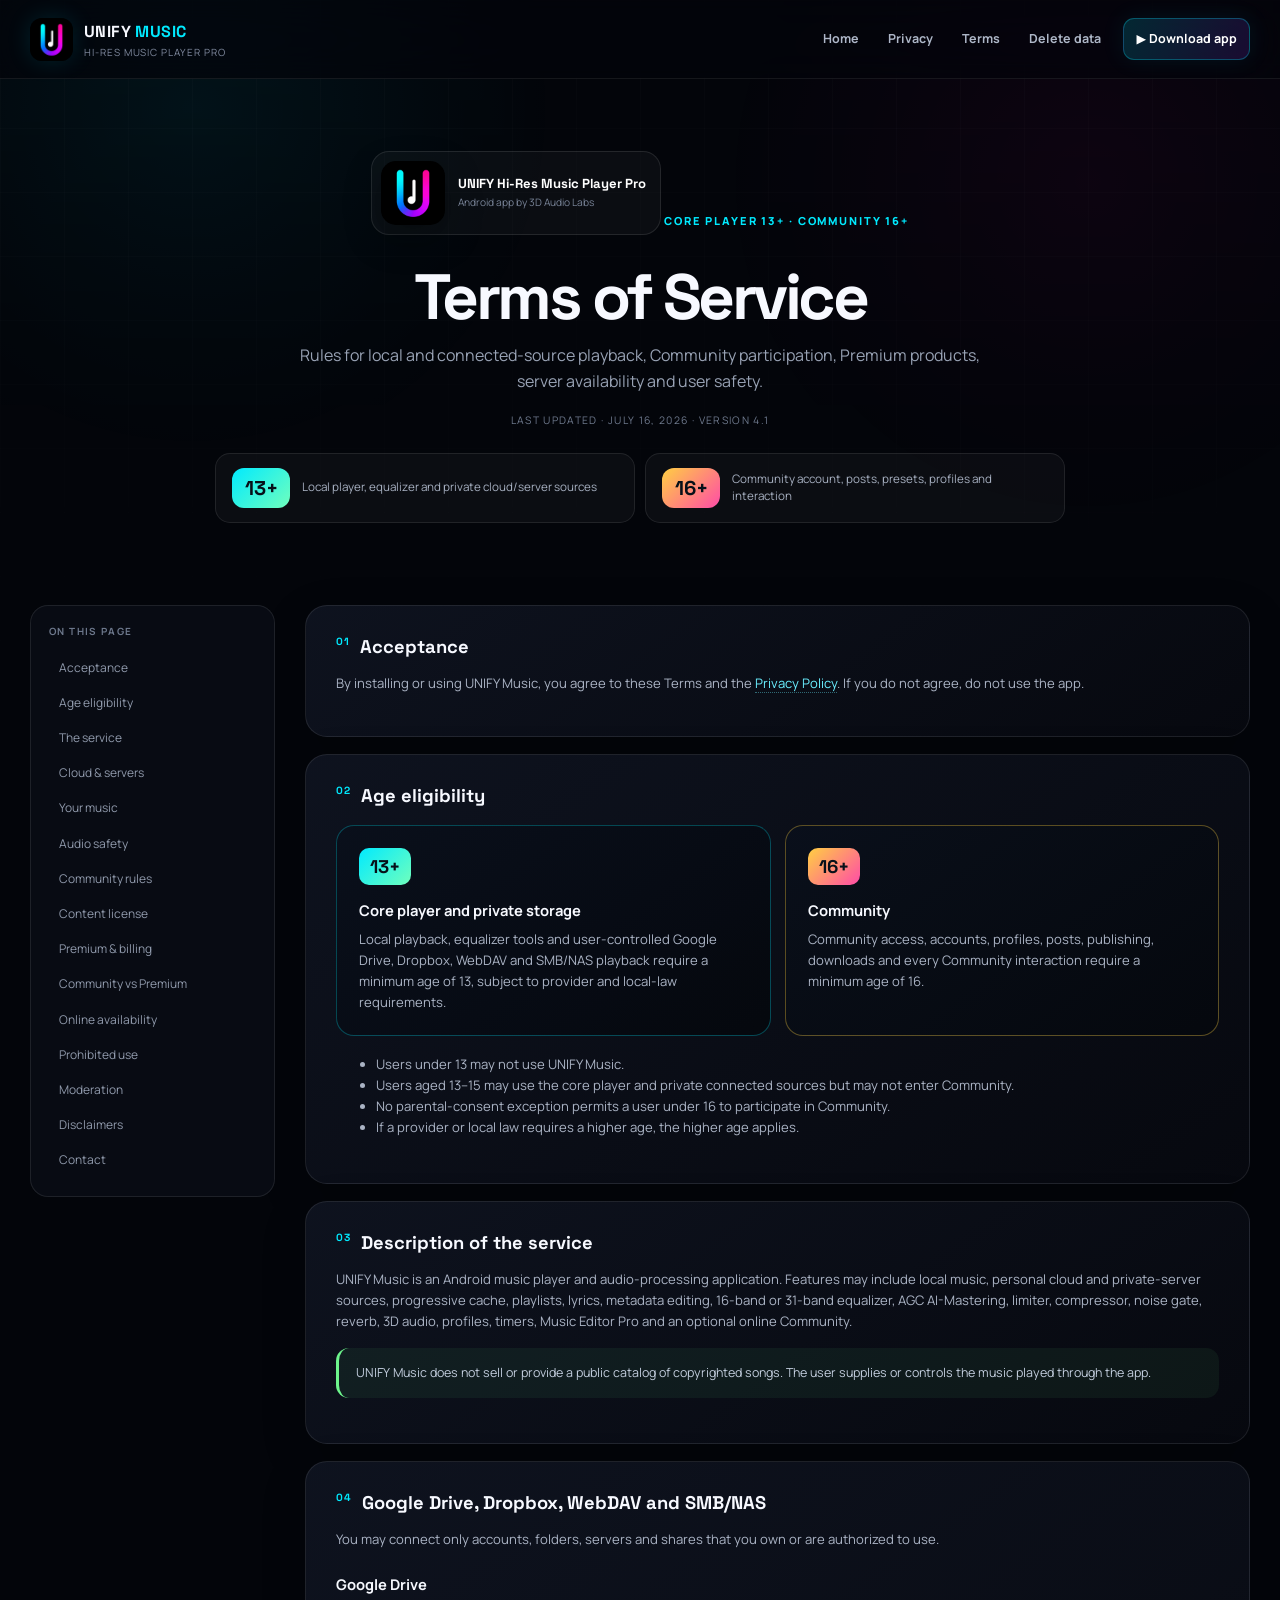
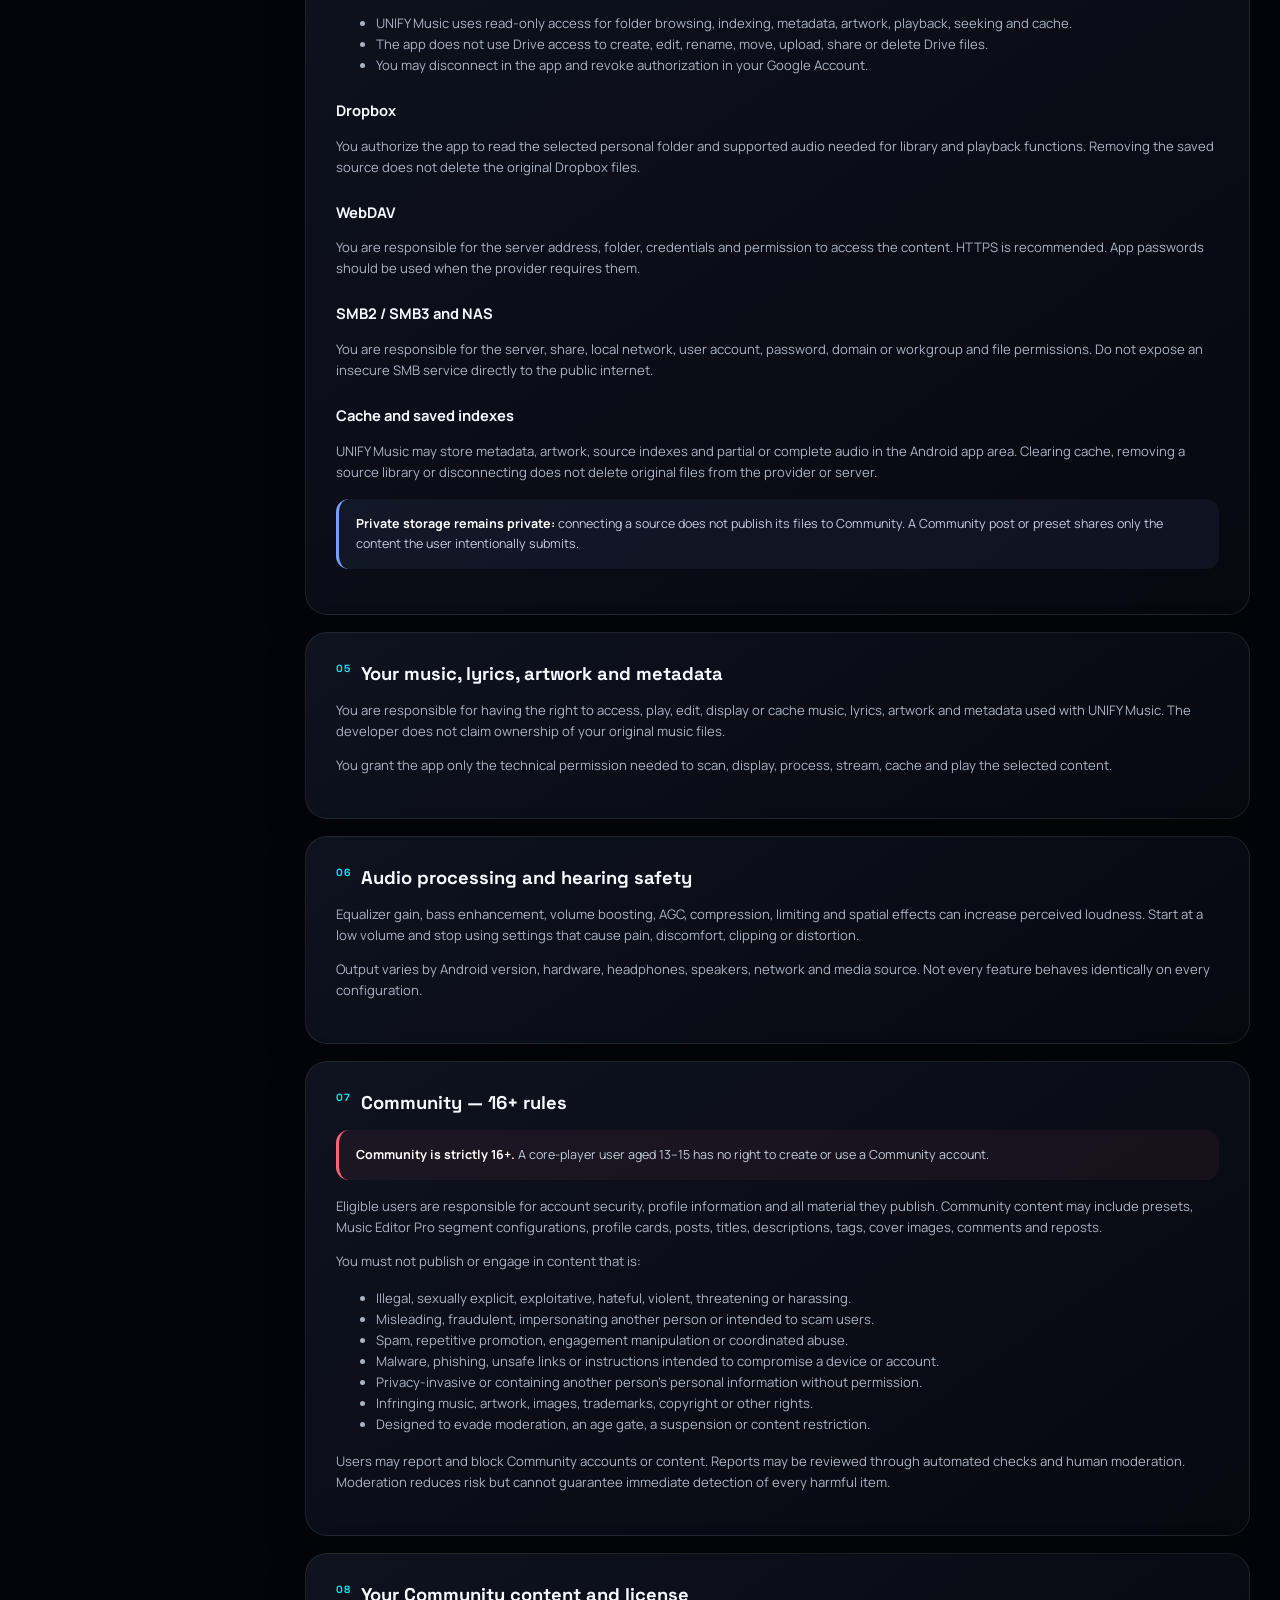
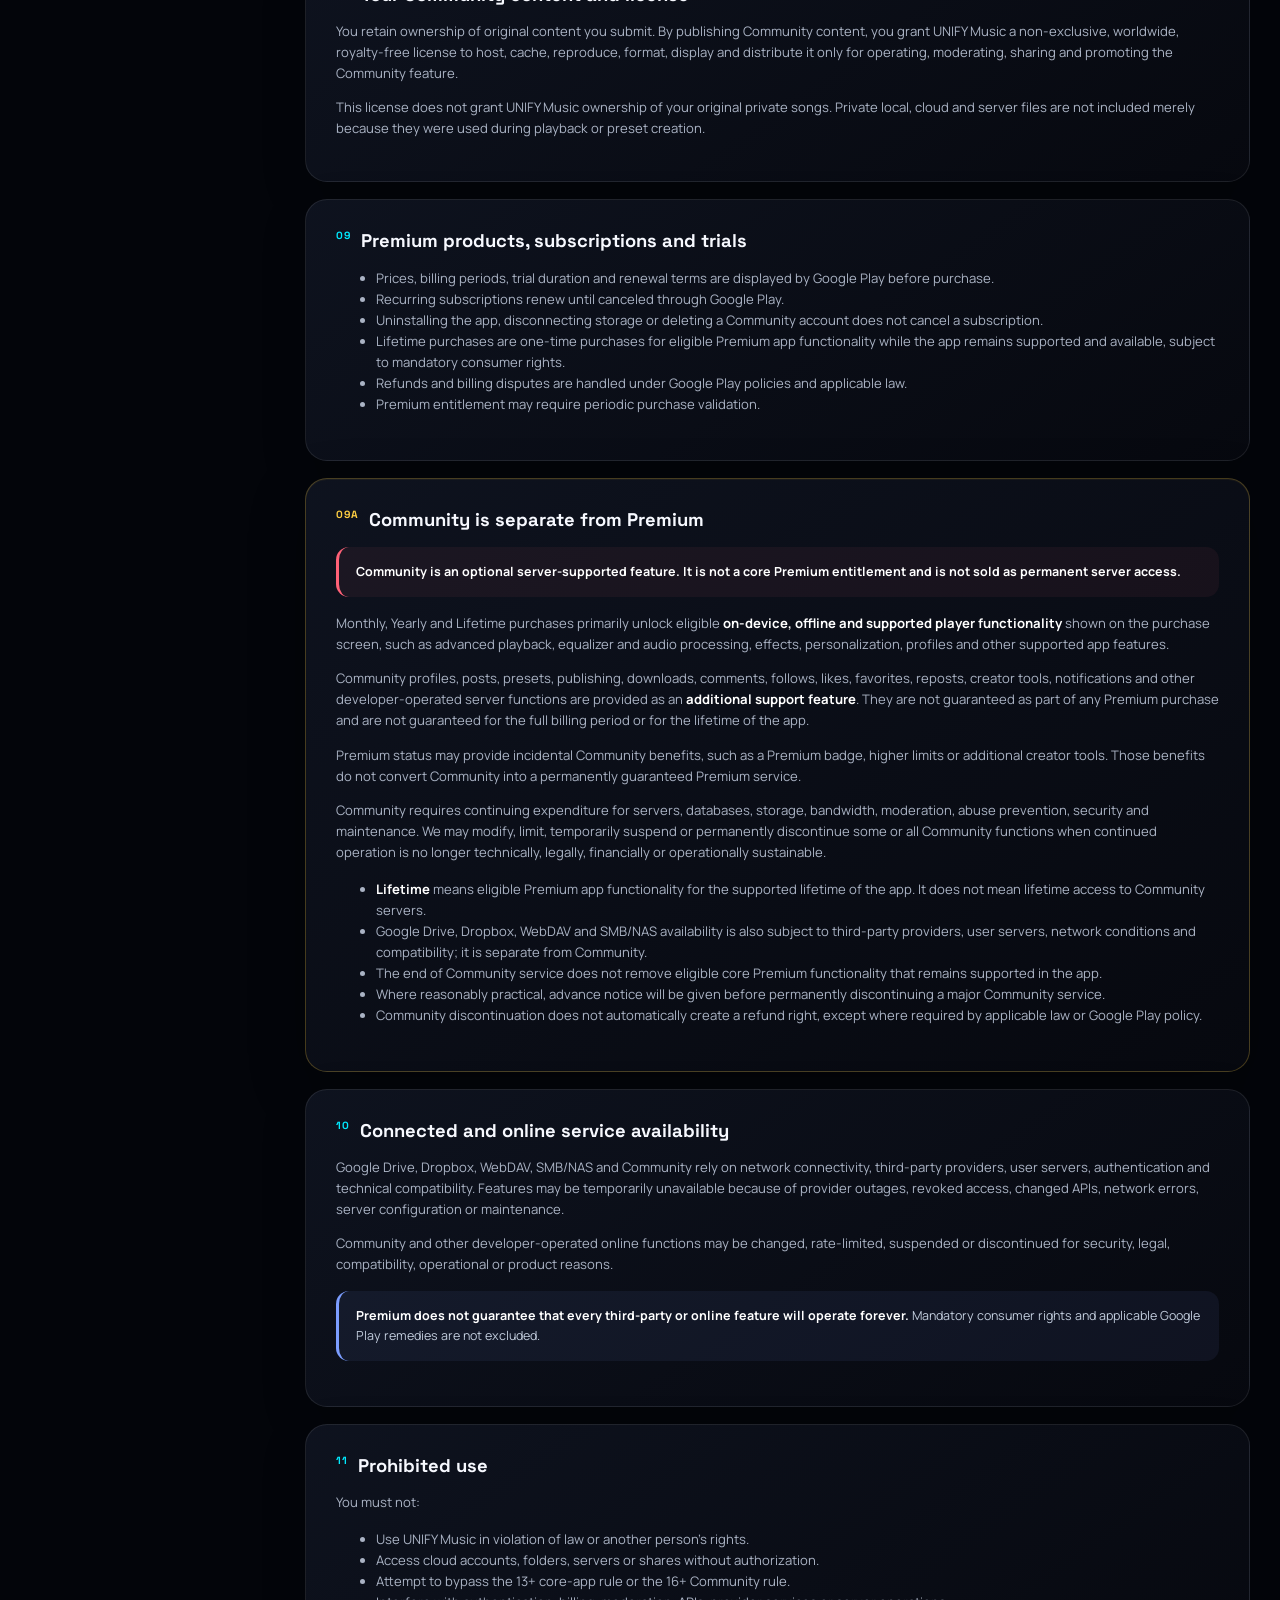
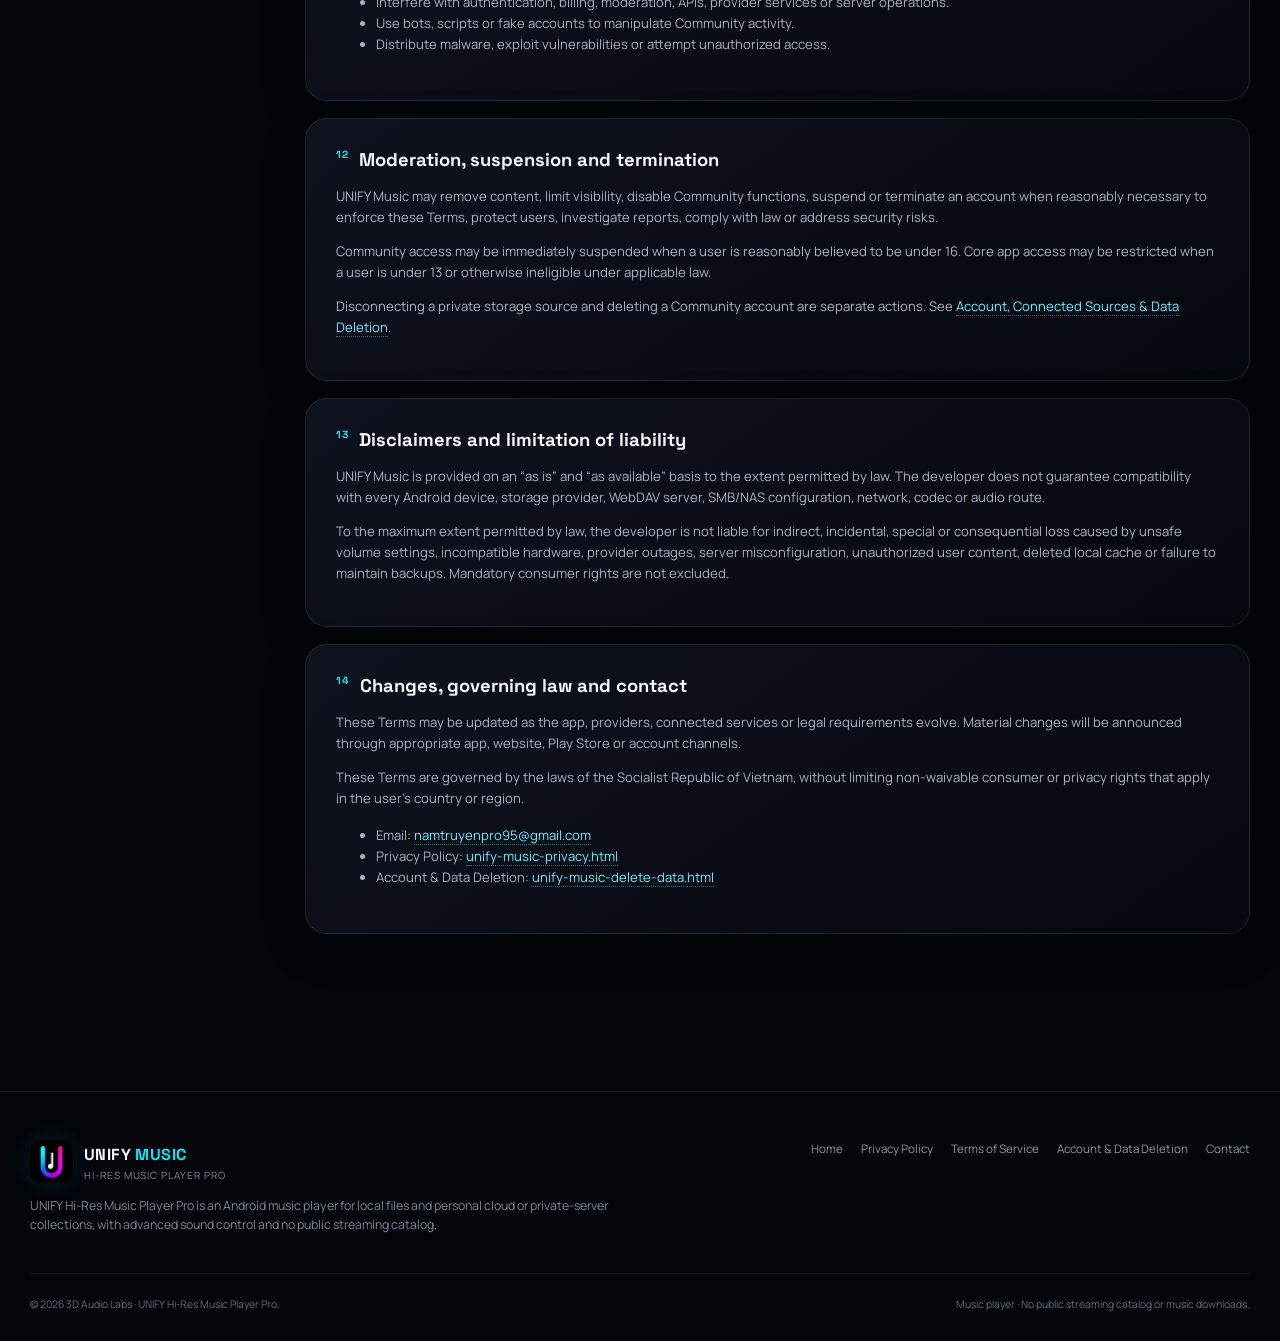
<file: unify-music-terms.html>
<!DOCTYPE html>

<html lang="en"><head>
<meta charset="utf-8"/><meta content="width=device-width,initial-scale=1" name="viewport"/><link href="/unify-music-favicon.ico?v=20260716-2" rel="icon" sizes="any"/><link href="/unify-music-favicon-16x16.png?v=20260716-2" rel="icon" sizes="16x16" type="image/png"/><link href="/unify-music-favicon-32x32.png?v=20260716-2" rel="icon" sizes="32x32" type="image/png"/><link href="/unify-music-favicon-48x48.png?v=20260716-2" rel="icon" sizes="48x48" type="image/png"/><link href="/unify-music-apple-touch-icon.png?v=20260716-2" rel="apple-touch-icon" sizes="180x180"/><link href="/unify-music-site.webmanifest?v=20260716-2" rel="manifest"/><meta content="UNIFY Hi-Res Music Player Pro" name="application-name"/><meta content="UNIFY Hi-Res Music Player Pro" name="apple-mobile-web-app-title"/><meta content="#05070d" name="theme-color"/><meta content="#05070d" name="msapplication-TileColor"/><meta content="/unify-music-favicon-192x192.png?v=20260716-2" name="msapplication-TileImage"/>
<title>Terms of Service — UNIFY Hi-Res Music Player Pro</title><meta content="Terms for UNIFY Hi-Res Music Player Pro, including 13+ core and connected-storage playback, strict 16+ Community eligibility, Google Drive, Dropbox, WebDAV, SMB/NAS, cache and Premium billing." name="description"/>
<link href="https://unifyplayer.online/unify-music-terms.html" rel="canonical"/>
<meta content="website" property="og:type"/><meta content="UNIFY Hi-Res Music Player Pro" property="og:site_name"/><meta content="Terms of Service — UNIFY Hi-Res Music Player Pro" property="og:title"/><meta content="Terms for UNIFY Hi-Res Music Player Pro, including 13+ core and connected-storage playback, strict 16+ Community eligibility, Google Drive, Dropbox, WebDAV, SMB/NAS, cache and Premium billing." property="og:description"/><meta content="https://unifyplayer.online/unify-music-terms.html" property="og:url"/>
<link href="unify-music-assets/unify-music-site.css" rel="stylesheet"/><link href="https://fonts.googleapis.com" rel="preconnect"/><link crossorigin="" href="https://fonts.gstatic.com" rel="preconnect"/><link href="https://fonts.googleapis.com/css2?family=Manrope:wght@400;500;600;700;800&amp;family=Space+Grotesk:wght@500;600;700&amp;display=swap" rel="stylesheet"/></head><body><a class="skip-link" href="#main">Skip to content</a>
<header class="site-header"><div class="container nav">
<a aria-label="UNIFY Music home" class="brand" href="unify-music-home-page.html"><img alt="" height="43" src="unify-music-assets/images/unify-music-app-icon-192.png" width="43"/><span class="brand-copy"><b>UNIFY <em>MUSIC</em></b><small>Hi-Res Music Player Pro</small></span></a>
<button aria-expanded="false" aria-label="Open navigation" class="menu-toggle"><svg fill="none" stroke="currentColor" stroke-width="2" viewbox="0 0 24 24"><path d="M4 7h16M4 12h16M4 17h16"></path></svg></button>
<nav aria-label="Primary navigation" class="nav-links"><a href="unify-music-home-page.html">Home</a><a href="unify-music-privacy.html">Privacy</a><a aria-current="page" href="unify-music-terms.html">Terms</a><a href="unify-music-delete-data.html">Delete data</a><a class="nav-cta" href="https://play.google.com/store/apps/details?id=com.unify.musicplayer" rel="noopener noreferrer" target="_blank">▶ Download app</a></nav>
</div></header><main id="main">
<section class="legal-hero">
<div class="container">
<div class="legal-app-identity">
<img alt="UNIFY Hi-Res Music Player Pro app icon" decoding="async" height="64" src="unify-music-assets/images/unify-music-app-icon-192.png" width="64"/>
<div><strong>UNIFY Hi-Res Music Player Pro</strong><span>Android app by 3D Audio Labs</span></div>
</div>
<span class="eyebrow">Core player 13+ · Community 16+</span>
<h1>Terms of Service</h1>
<p>Rules for local and connected-source playback, Community participation, Premium products, server availability and user safety.</p>
<div class="legal-meta">Last updated · July 16, 2026 · Version 4.1</div>
<div aria-label="Age requirements" class="age-policy-strip" role="note">
<div><strong>13+</strong><span>Local player, equalizer and private cloud/server sources</span></div>
<div><strong>16+</strong><span>Community account, posts, presets, profiles and interaction</span></div>
</div>
</div>
</section>
<section class="section-tight">
<div class="container legal-layout">
<aside aria-label="On this page" class="legal-toc">
<b>On this page</b>
<a href="#acceptance">Acceptance</a>
<a href="#age">Age eligibility</a>
<a href="#service">The service</a>
<a href="#sources">Cloud &amp; servers</a>
<a href="#music">Your music</a>
<a href="#safety">Audio safety</a>
<a href="#community">Community rules</a>
<a href="#license">Content license</a>
<a href="#premium">Premium &amp; billing</a><a href="#community-premium">Community vs Premium</a>
<a href="#availability">Online availability</a>
<a href="#conduct">Prohibited use</a>
<a href="#termination">Moderation</a>
<a href="#disclaimer">Disclaimers</a>
<a href="#contact">Contact</a>
</aside>
<div class="legal-content">
<article class="legal-card" id="acceptance">
<h2><span>01</span>Acceptance</h2>
<p>By installing or using UNIFY Music, you agree to these Terms and the <a href="unify-music-privacy.html">Privacy Policy</a>. If you do not agree, do not use the app.</p>
</article>
<article class="legal-card" id="age">
<h2><span>02</span>Age eligibility</h2>
<div class="age-rule-grid">
<section class="age-rule core"><strong>13+</strong><h3>Core player and private storage</h3><p>Local playback, equalizer tools and user-controlled Google Drive, Dropbox, WebDAV and SMB/NAS playback require a minimum age of 13, subject to provider and local-law requirements.</p></section>
<section class="age-rule community"><strong>16+</strong><h3>Community</h3><p>Community access, accounts, profiles, posts, publishing, downloads and every Community interaction require a minimum age of 16.</p></section>
</div>
<ul>
<li>Users under 13 may not use UNIFY Music.</li>
<li>Users aged 13–15 may use the core player and private connected sources but may not enter Community.</li>
<li>No parental-consent exception permits a user under 16 to participate in Community.</li>
<li>If a provider or local law requires a higher age, the higher age applies.</li>
</ul>
</article>
<article class="legal-card" id="service">
<h2><span>03</span>Description of the service</h2>
<p>UNIFY Music is an Android music player and audio-processing application. Features may include local music, personal cloud and private-server sources, progressive cache, playlists, lyrics, metadata editing, 16-band or 31-band equalizer, AGC AI-Mastering, limiter, compressor, noise gate, reverb, 3D audio, profiles, timers, Music Editor Pro and an optional online Community.</p>
<div class="notice good">UNIFY Music does not sell or provide a public catalog of copyrighted songs. The user supplies or controls the music played through the app.</div>
</article>
<article class="legal-card" id="sources">
<h2><span>04</span>Google Drive, Dropbox, WebDAV and SMB/NAS</h2>
<p>You may connect only accounts, folders, servers and shares that you own or are authorized to use.</p>
<h3>Google Drive</h3>
<ul>
<li>UNIFY Music uses read-only access for folder browsing, indexing, metadata, artwork, playback, seeking and cache.</li>
<li>The app does not use Drive access to create, edit, rename, move, upload, share or delete Drive files.</li>
<li>You may disconnect in the app and revoke authorization in your Google Account.</li>
</ul>
<h3>Dropbox</h3>
<p>You authorize the app to read the selected personal folder and supported audio needed for library and playback functions. Removing the saved source does not delete the original Dropbox files.</p>
<h3>WebDAV</h3>
<p>You are responsible for the server address, folder, credentials and permission to access the content. HTTPS is recommended. App passwords should be used when the provider requires them.</p>
<h3>SMB2 / SMB3 and NAS</h3>
<p>You are responsible for the server, share, local network, user account, password, domain or workgroup and file permissions. Do not expose an insecure SMB service directly to the public internet.</p>
<h3>Cache and saved indexes</h3>
<p>UNIFY Music may store metadata, artwork, source indexes and partial or complete audio in the Android app area. Clearing cache, removing a source library or disconnecting does not delete original files from the provider or server.</p>
<div class="notice info"><strong>Private storage remains private:</strong> connecting a source does not publish its files to Community. A Community post or preset shares only the content the user intentionally submits.</div>
</article>
<article class="legal-card" id="music">
<h2><span>05</span>Your music, lyrics, artwork and metadata</h2>
<p>You are responsible for having the right to access, play, edit, display or cache music, lyrics, artwork and metadata used with UNIFY Music. The developer does not claim ownership of your original music files.</p>
<p>You grant the app only the technical permission needed to scan, display, process, stream, cache and play the selected content.</p>
</article>
<article class="legal-card" id="safety">
<h2><span>06</span>Audio processing and hearing safety</h2>
<p>Equalizer gain, bass enhancement, volume boosting, AGC, compression, limiting and spatial effects can increase perceived loudness. Start at a low volume and stop using settings that cause pain, discomfort, clipping or distortion.</p>
<p>Output varies by Android version, hardware, headphones, speakers, network and media source. Not every feature behaves identically on every configuration.</p>
</article>
<article class="legal-card" id="community">
<h2><span>07</span>Community — 16+ rules</h2>
<div class="notice danger"><strong>Community is strictly 16+.</strong> A core-player user aged 13–15 has no right to create or use a Community account.</div>
<p>Eligible users are responsible for account security, profile information and all material they publish. Community content may include presets, Music Editor Pro segment configurations, profile cards, posts, titles, descriptions, tags, cover images, comments and reposts.</p>
<p>You must not publish or engage in content that is:</p>
<ul>
<li>Illegal, sexually explicit, exploitative, hateful, violent, threatening or harassing.</li>
<li>Misleading, fraudulent, impersonating another person or intended to scam users.</li>
<li>Spam, repetitive promotion, engagement manipulation or coordinated abuse.</li>
<li>Malware, phishing, unsafe links or instructions intended to compromise a device or account.</li>
<li>Privacy-invasive or containing another person's personal information without permission.</li>
<li>Infringing music, artwork, images, trademarks, copyright or other rights.</li>
<li>Designed to evade moderation, an age gate, a suspension or content restriction.</li>
</ul>
<p>Users may report and block Community accounts or content. Reports may be reviewed through automated checks and human moderation. Moderation reduces risk but cannot guarantee immediate detection of every harmful item.</p>
</article>
<article class="legal-card" id="license">
<h2><span>08</span>Your Community content and license</h2>
<p>You retain ownership of original content you submit. By publishing Community content, you grant UNIFY Music a non-exclusive, worldwide, royalty-free license to host, cache, reproduce, format, display and distribute it only for operating, moderating, sharing and promoting the Community feature.</p>
<p>This license does not grant UNIFY Music ownership of your original private songs. Private local, cloud and server files are not included merely because they were used during playback or preset creation.</p>
</article>
<article class="legal-card" id="premium">
<h2><span>09</span>Premium products, subscriptions and trials</h2>
<ul>
<li>Prices, billing periods, trial duration and renewal terms are displayed by Google Play before purchase.</li>
<li>Recurring subscriptions renew until canceled through Google Play.</li>
<li>Uninstalling the app, disconnecting storage or deleting a Community account does not cancel a subscription.</li>
<li>Lifetime purchases are one-time purchases for eligible Premium app functionality while the app remains supported and available, subject to mandatory consumer rights.</li>
<li>Refunds and billing disputes are handled under Google Play policies and applicable law.</li>
<li>Premium entitlement may require periodic purchase validation.</li>
</ul>
</article><article class="legal-card" id="community-premium">
<h2><span>09A</span>Community is separate from Premium</h2>
<div class="notice danger">
<strong>Community is an optional server-supported feature. It is not a core Premium entitlement and is not sold as permanent server access.</strong>
</div>
<p>Monthly, Yearly and Lifetime purchases primarily unlock eligible <strong>on-device, offline and supported player functionality</strong> shown on the purchase screen, such as advanced playback, equalizer and audio processing, effects, personalization, profiles and other supported app features.</p>
<p>Community profiles, posts, presets, publishing, downloads, comments, follows, likes, favorites, reposts, creator tools, notifications and other developer-operated server functions are provided as an <strong>additional support feature</strong>. They are not guaranteed as part of any Premium purchase and are not guaranteed for the full billing period or for the lifetime of the app.</p>
<p>Premium status may provide incidental Community benefits, such as a Premium badge, higher limits or additional creator tools. Those benefits do not convert Community into a permanently guaranteed Premium service.</p>
<p>Community requires continuing expenditure for servers, databases, storage, bandwidth, moderation, abuse prevention, security and maintenance. We may modify, limit, temporarily suspend or permanently discontinue some or all Community functions when continued operation is no longer technically, legally, financially or operationally sustainable.</p>
<ul>
<li><strong>Lifetime</strong> means eligible Premium app functionality for the supported lifetime of the app. It does not mean lifetime access to Community servers.</li>
<li>Google Drive, Dropbox, WebDAV and SMB/NAS availability is also subject to third-party providers, user servers, network conditions and compatibility; it is separate from Community.</li>
<li>The end of Community service does not remove eligible core Premium functionality that remains supported in the app.</li>
<li>Where reasonably practical, advance notice will be given before permanently discontinuing a major Community service.</li>
<li>Community discontinuation does not automatically create a refund right, except where required by applicable law or Google Play policy.</li>
</ul>
</article>
<article class="legal-card" id="availability">
<h2><span>10</span>Connected and online service availability</h2>
<p>Google Drive, Dropbox, WebDAV, SMB/NAS and Community rely on network connectivity, third-party providers, user servers, authentication and technical compatibility. Features may be temporarily unavailable because of provider outages, revoked access, changed APIs, network errors, server configuration or maintenance.</p>
<p>Community and other developer-operated online functions may be changed, rate-limited, suspended or discontinued for security, legal, compatibility, operational or product reasons.</p>
<div class="notice info"><strong>Premium does not guarantee that every third-party or online feature will operate forever.</strong> Mandatory consumer rights and applicable Google Play remedies are not excluded.</div>
</article>
<article class="legal-card" id="conduct">
<h2><span>11</span>Prohibited use</h2>
<p>You must not:</p>
<ul>
<li>Use UNIFY Music in violation of law or another person's rights.</li>
<li>Access cloud accounts, folders, servers or shares without authorization.</li>
<li>Attempt to bypass the 13+ core-app rule or the 16+ Community rule.</li>
<li>Interfere with authentication, billing, moderation, APIs, provider services or server operations.</li>
<li>Use bots, scripts or fake accounts to manipulate Community activity.</li>
<li>Distribute malware, exploit vulnerabilities or attempt unauthorized access.</li>
</ul>
</article>
<article class="legal-card" id="termination">
<h2><span>12</span>Moderation, suspension and termination</h2>
<p>UNIFY Music may remove content, limit visibility, disable Community functions, suspend or terminate an account when reasonably necessary to enforce these Terms, protect users, investigate reports, comply with law or address security risks.</p>
<p>Community access may be immediately suspended when a user is reasonably believed to be under 16. Core app access may be restricted when a user is under 13 or otherwise ineligible under applicable law.</p>
<p>Disconnecting a private storage source and deleting a Community account are separate actions. See <a href="unify-music-delete-data.html">Account, Connected Sources &amp; Data Deletion</a>.</p>
</article>
<article class="legal-card" id="disclaimer">
<h2><span>13</span>Disclaimers and limitation of liability</h2>
<p>UNIFY Music is provided on an “as is” and “as available” basis to the extent permitted by law. The developer does not guarantee compatibility with every Android device, storage provider, WebDAV server, SMB/NAS configuration, network, codec or audio route.</p>
<p>To the maximum extent permitted by law, the developer is not liable for indirect, incidental, special or consequential loss caused by unsafe volume settings, incompatible hardware, provider outages, server misconfiguration, unauthorized user content, deleted local cache or failure to maintain backups. Mandatory consumer rights are not excluded.</p>
</article>
<article class="legal-card" id="contact">
<h2><span>14</span>Changes, governing law and contact</h2>
<p>These Terms may be updated as the app, providers, connected services or legal requirements evolve. Material changes will be announced through appropriate app, website, Play Store or account channels.</p>
<p>These Terms are governed by the laws of the Socialist Republic of Vietnam, without limiting non-waivable consumer or privacy rights that apply in the user's country or region.</p>
<ul>
<li>Email: <a href="mailto:namtruyenpro95@gmail.com">namtruyenpro95@gmail.com</a></li>
<li>Privacy Policy: <a href="unify-music-privacy.html">unify-music-privacy.html</a></li>
<li>Account &amp; Data Deletion: <a href="unify-music-delete-data.html">unify-music-delete-data.html</a></li>
</ul>
</article>
</div>
</div>
</section>
</main><footer class="site-footer"><div class="container">
<div class="footer-grid"><div class="footer-brand"><a class="brand" href="unify-music-home-page.html"><img alt="" height="43" src="unify-music-assets/images/unify-music-app-icon-192.png" width="43"/><span class="brand-copy"><b>UNIFY <em>MUSIC</em></b><small>Hi-Res Music Player Pro</small></span></a><p>UNIFY Hi-Res Music Player Pro is an Android music player for local files and personal cloud or private-server collections, with advanced sound control and no public streaming catalog.</p></div>
<div class="footer-links"><a href="unify-music-home-page.html">Home</a><a href="unify-music-privacy.html">Privacy Policy</a><a href="unify-music-terms.html">Terms of Service</a><a href="unify-music-delete-data.html">Account &amp; Data Deletion</a><a href="mailto:namtruyenpro95@gmail.com">Contact</a></div></div>
<div class="footer-bottom"><span>© 2026 3D Audio Labs · UNIFY Hi-Res Music Player Pro.</span><span>Music player · No public streaming catalog or music downloads.</span></div>
</div></footer><script defer="" src="unify-music-assets/unify-music-site.js"></script></body></html>
</file>
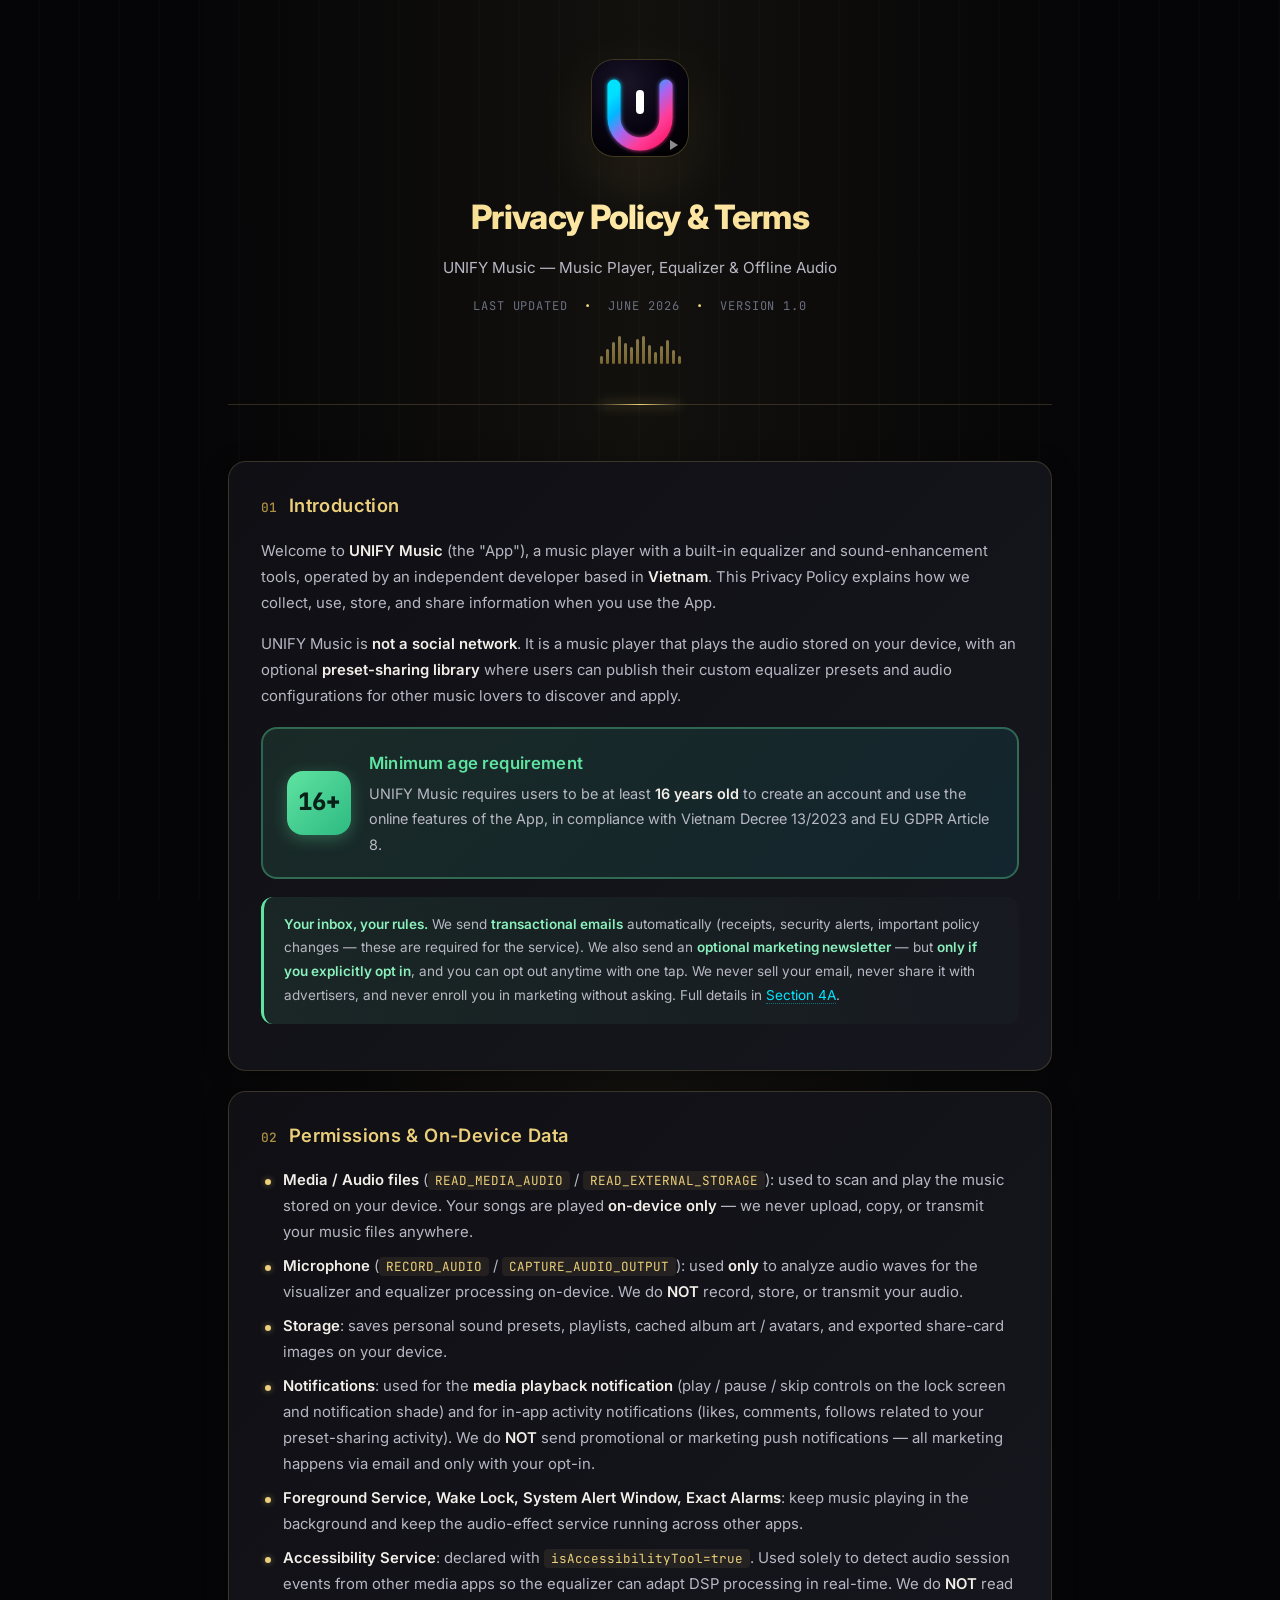
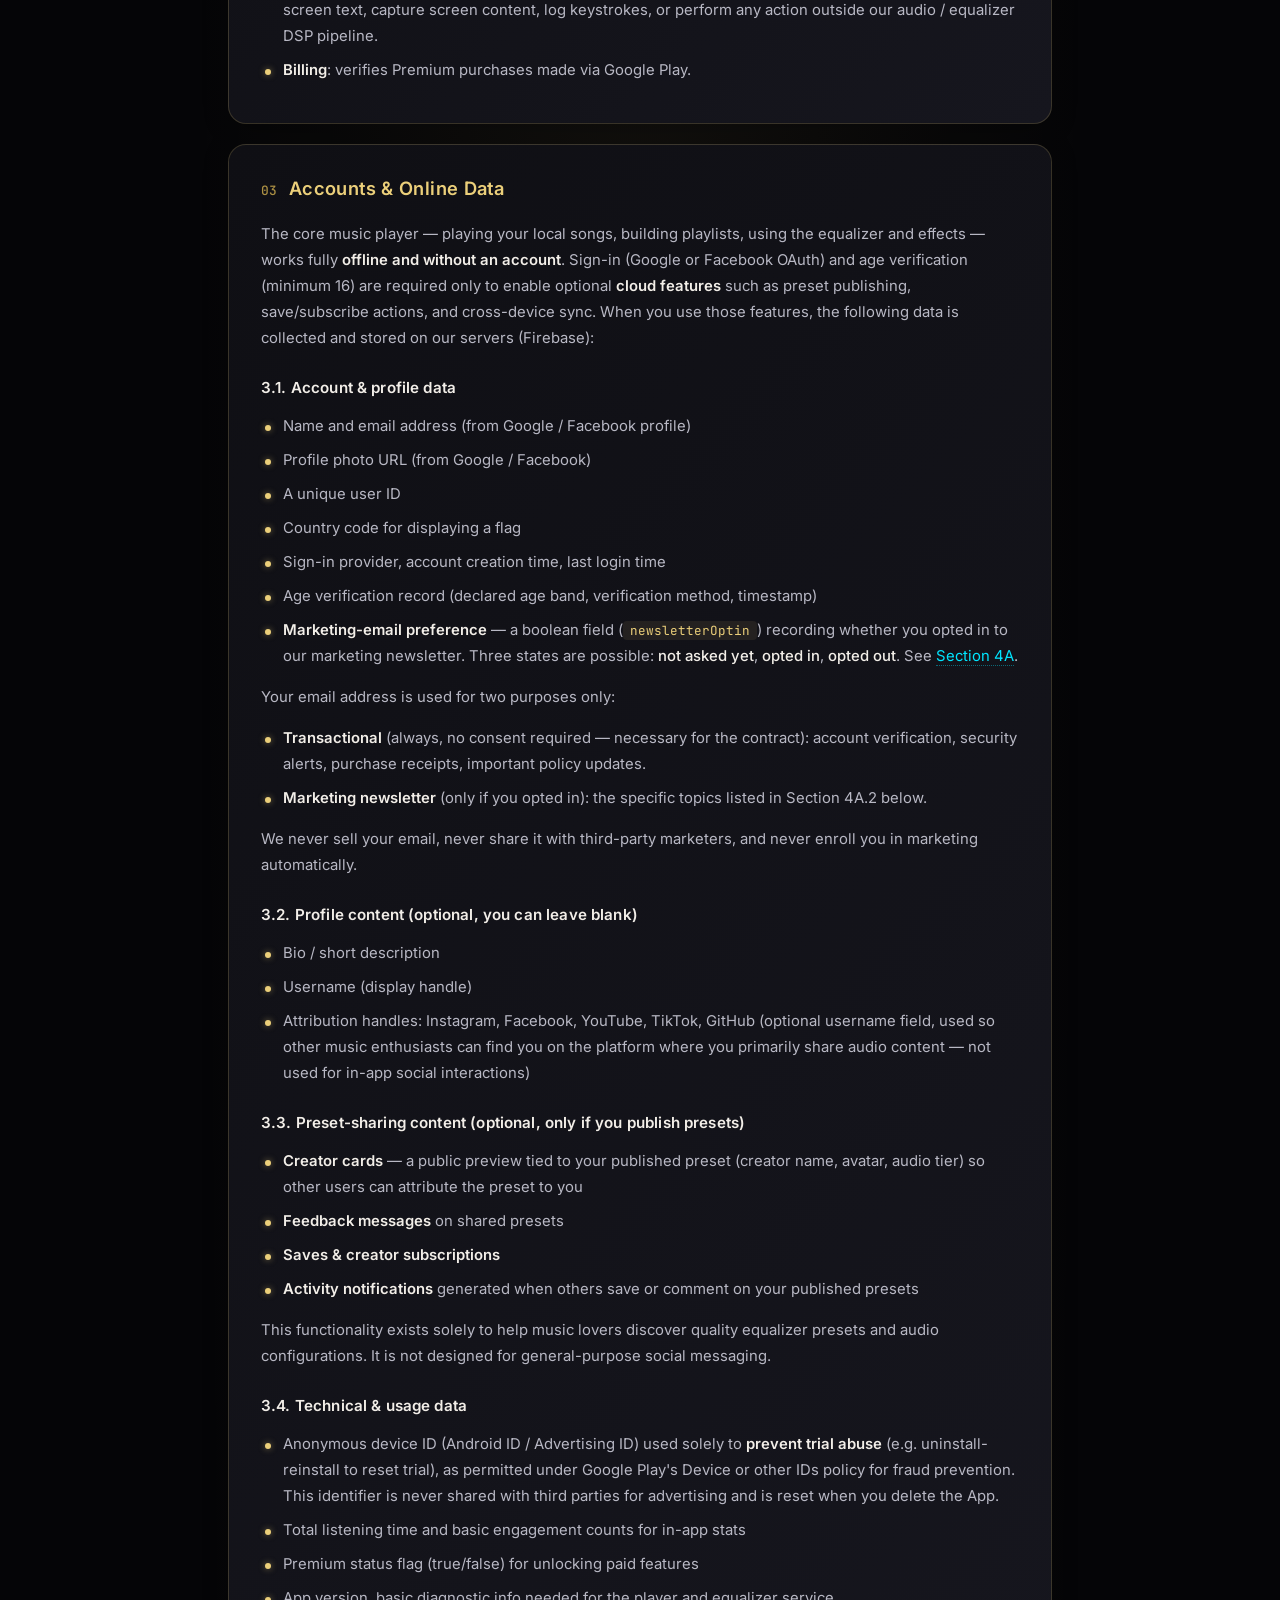
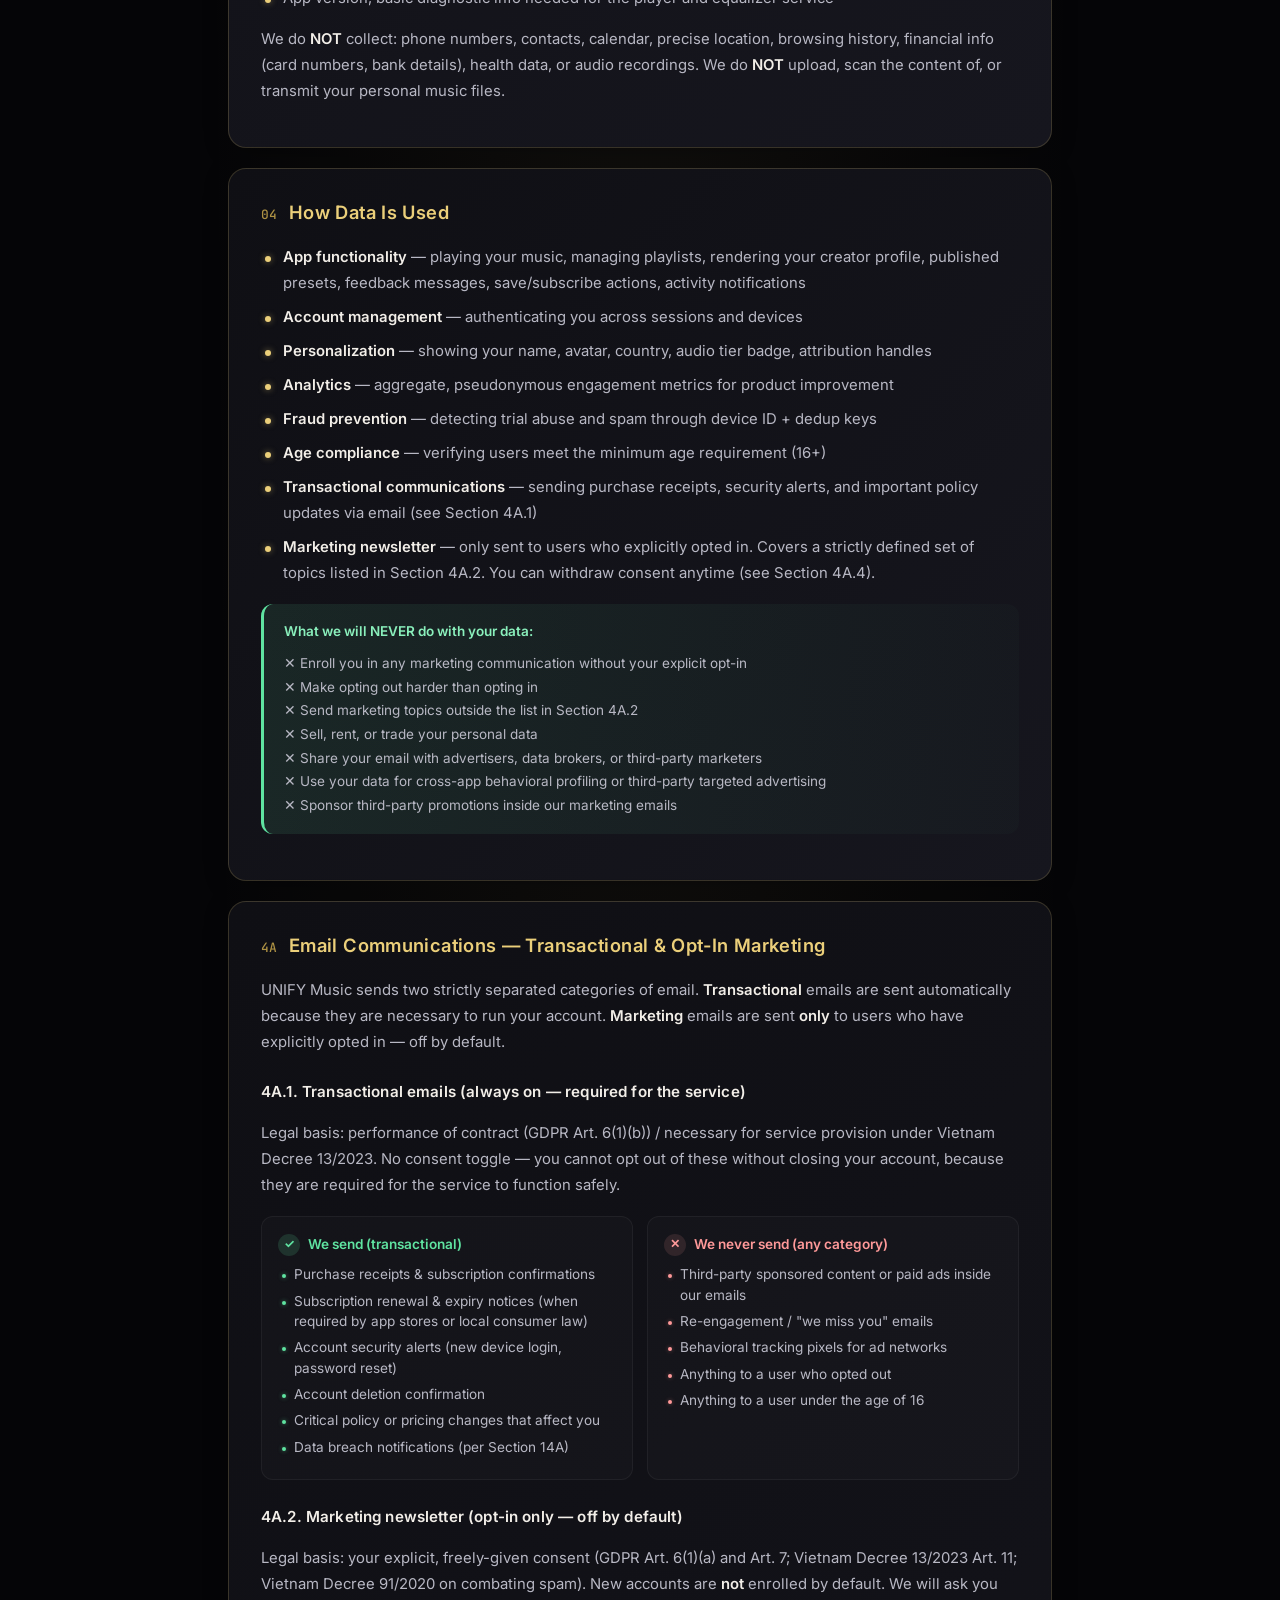
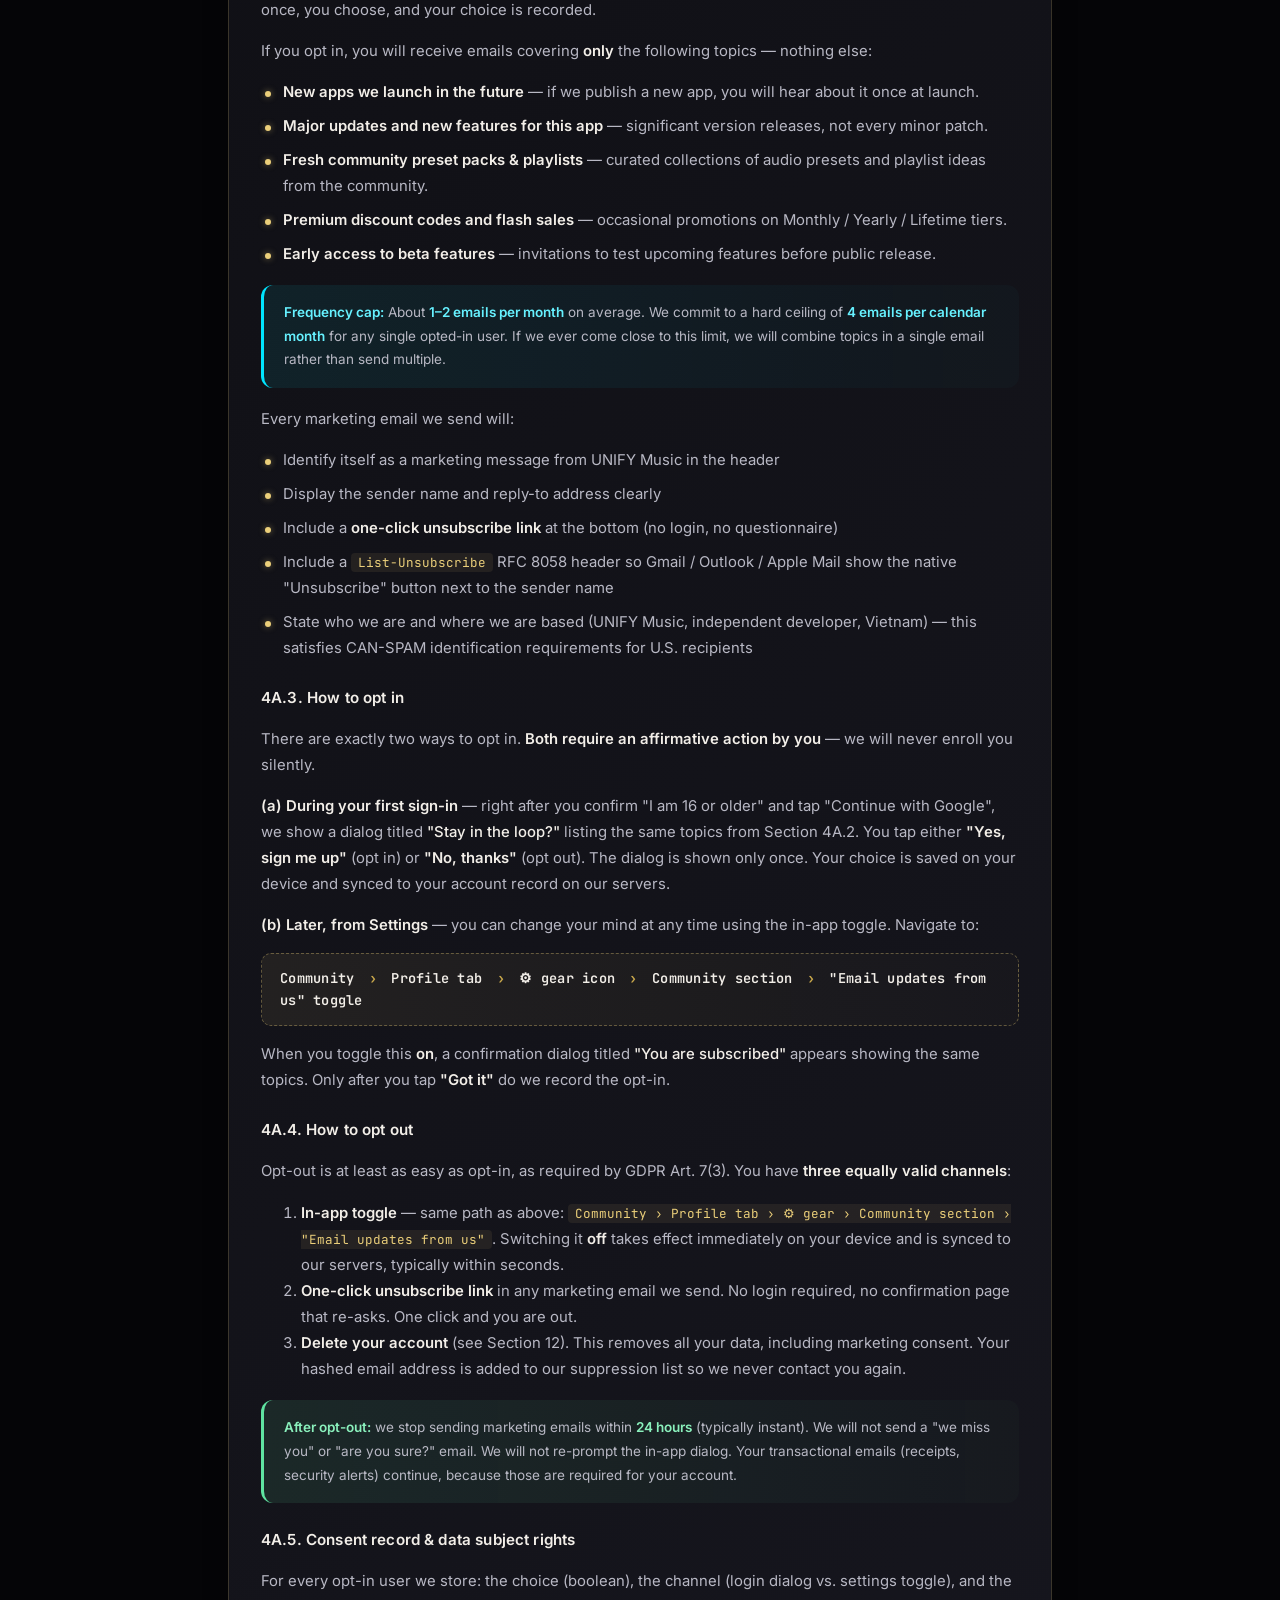
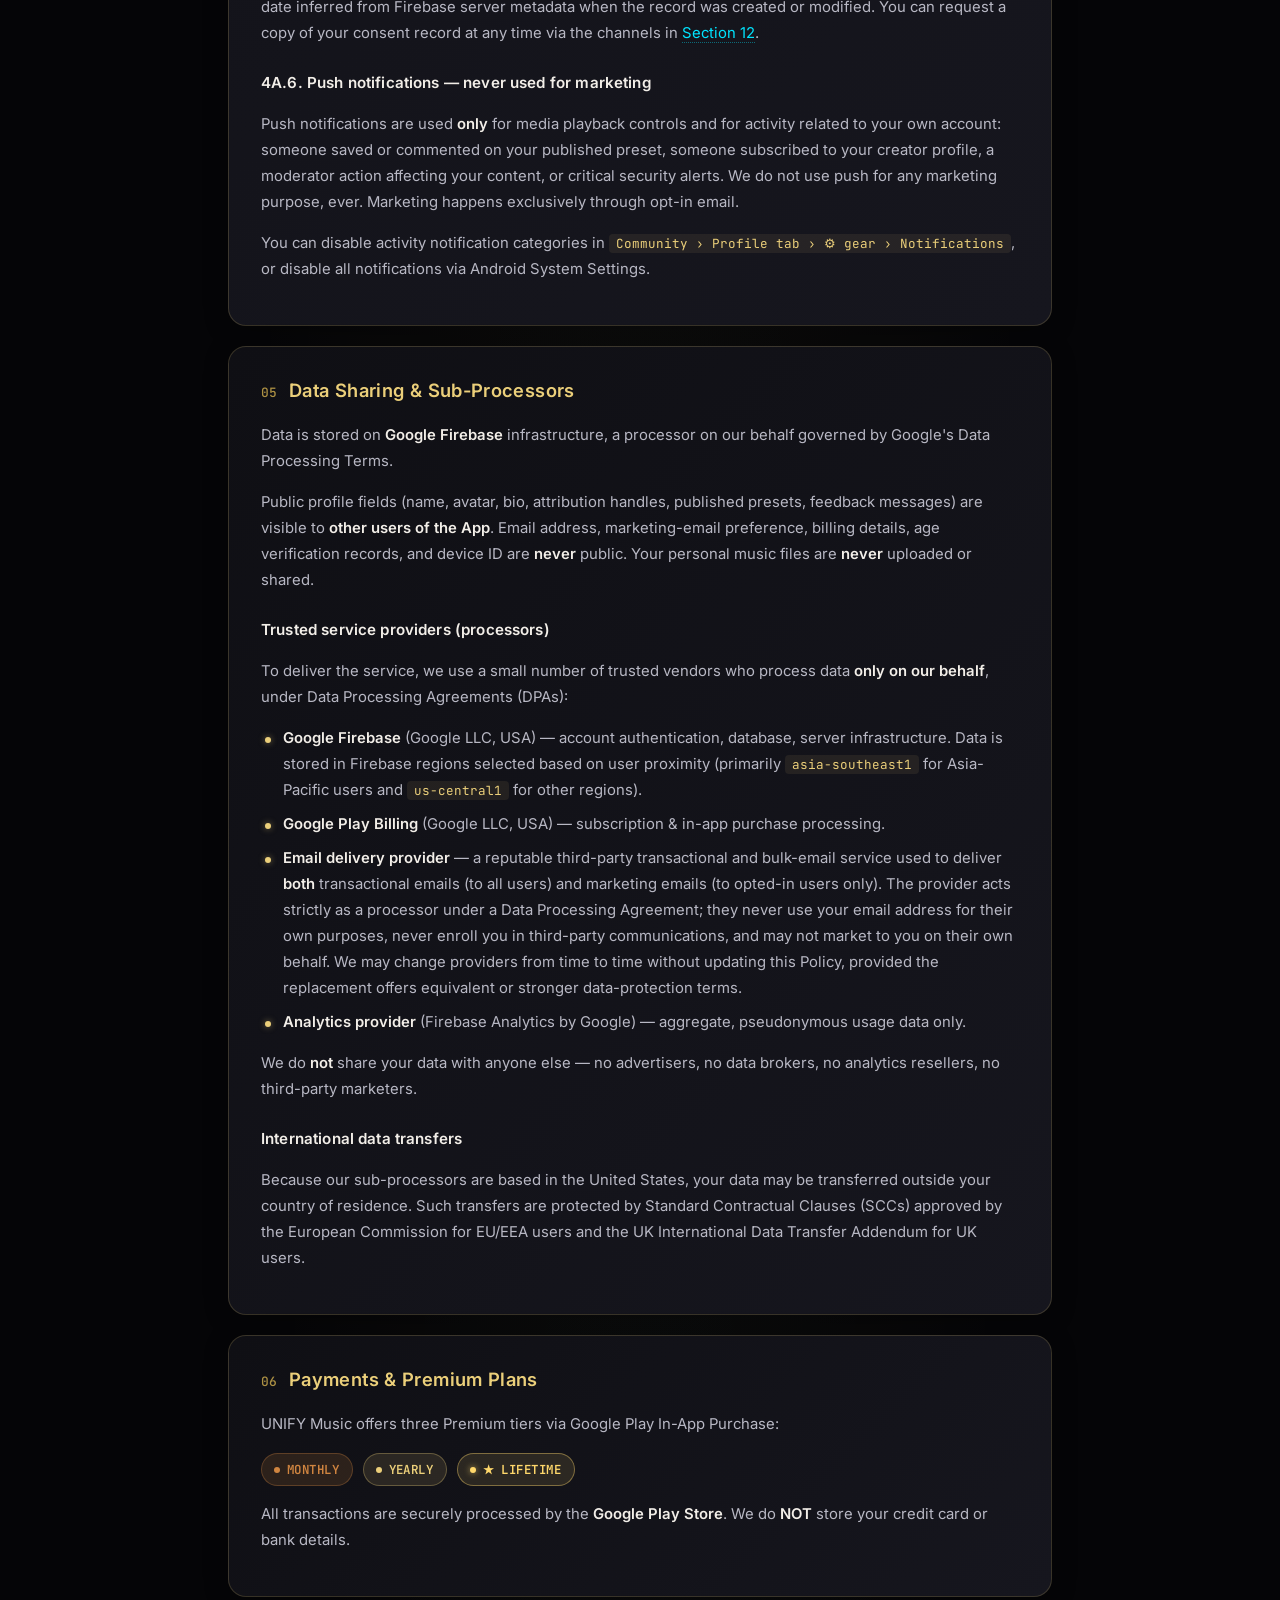
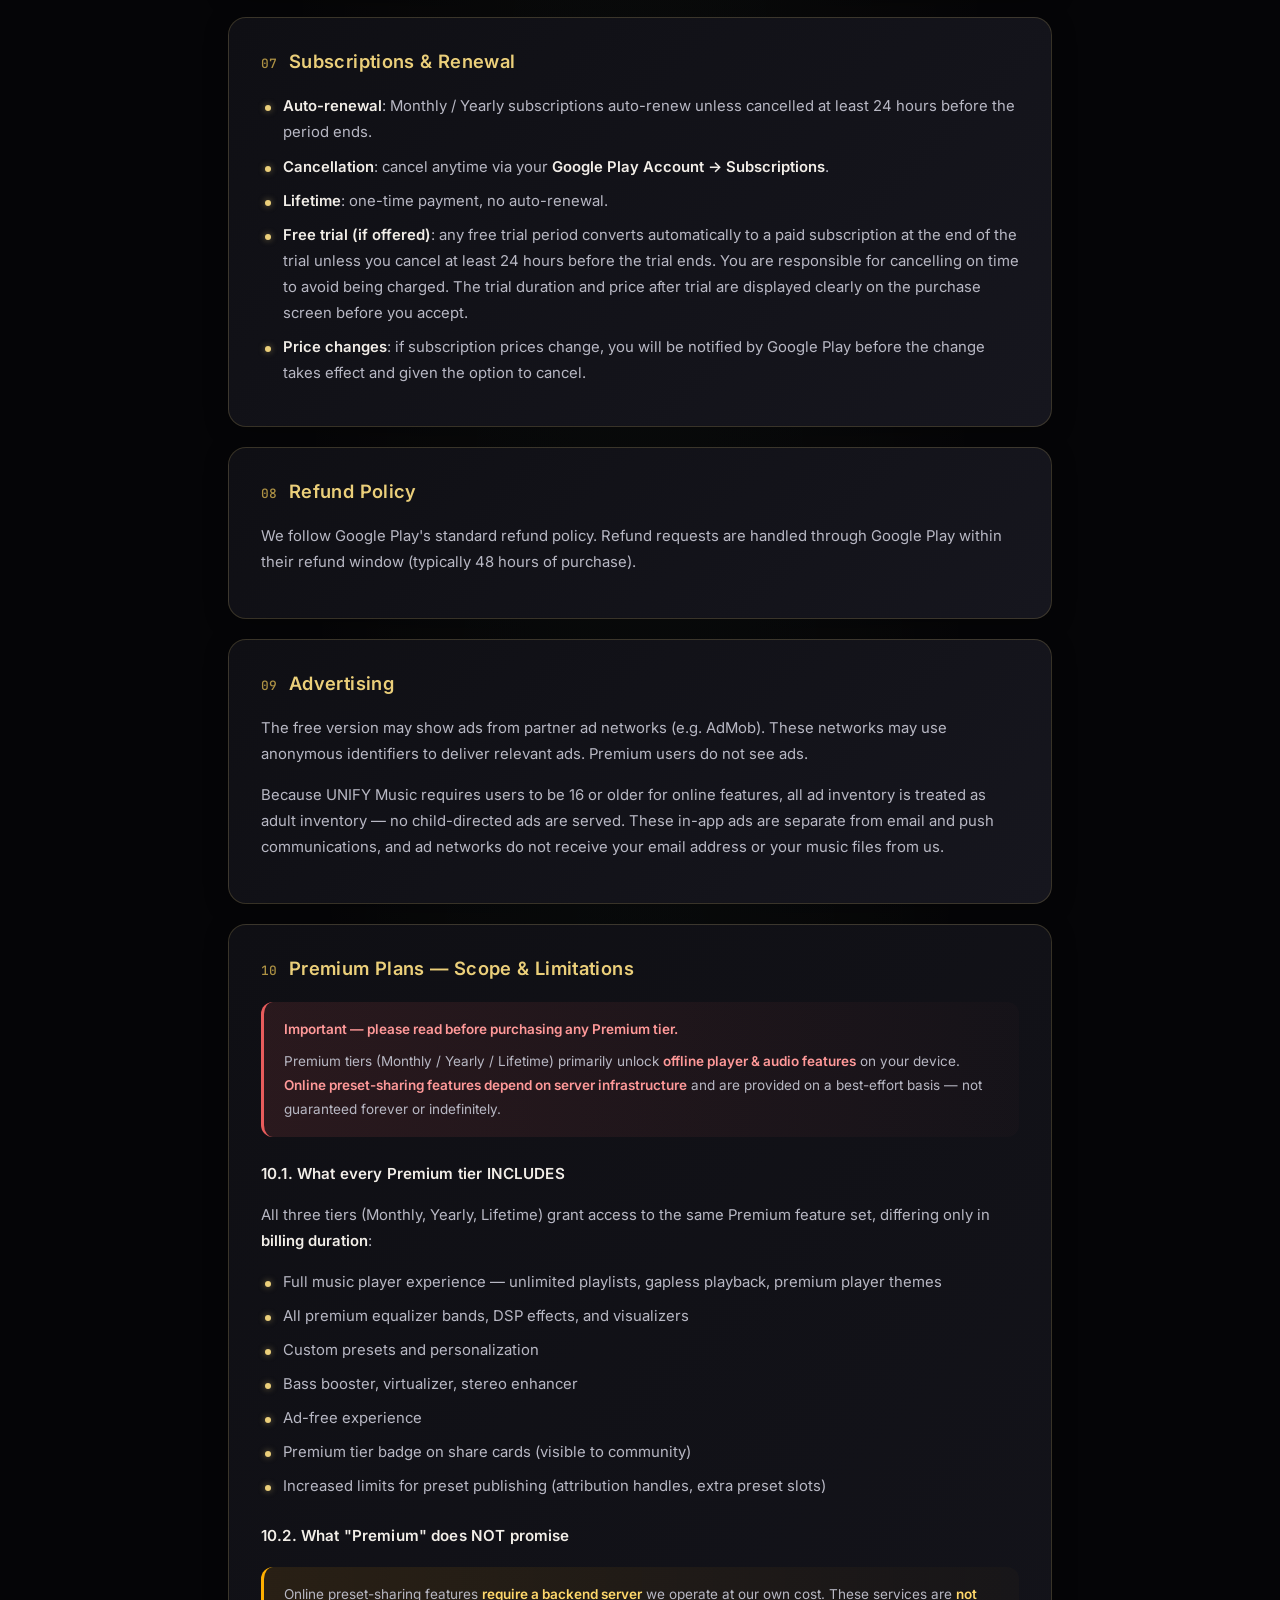
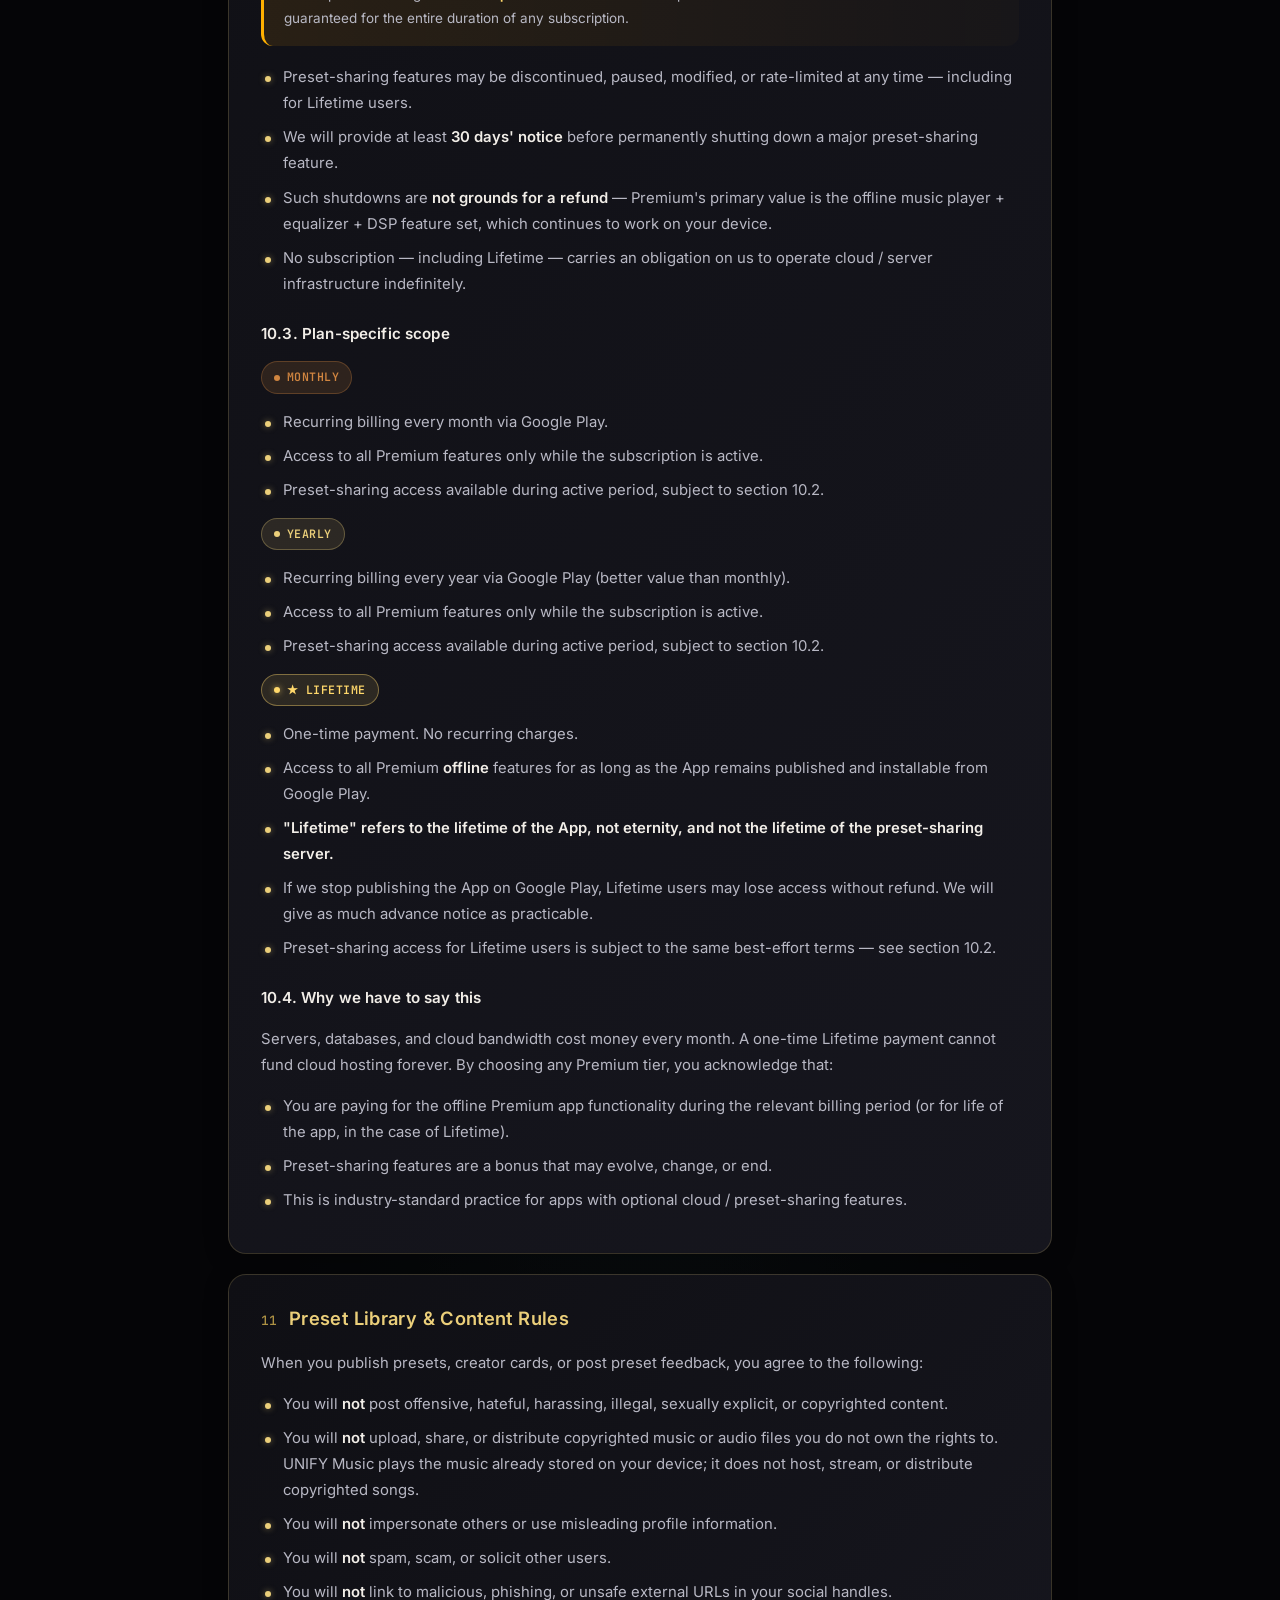
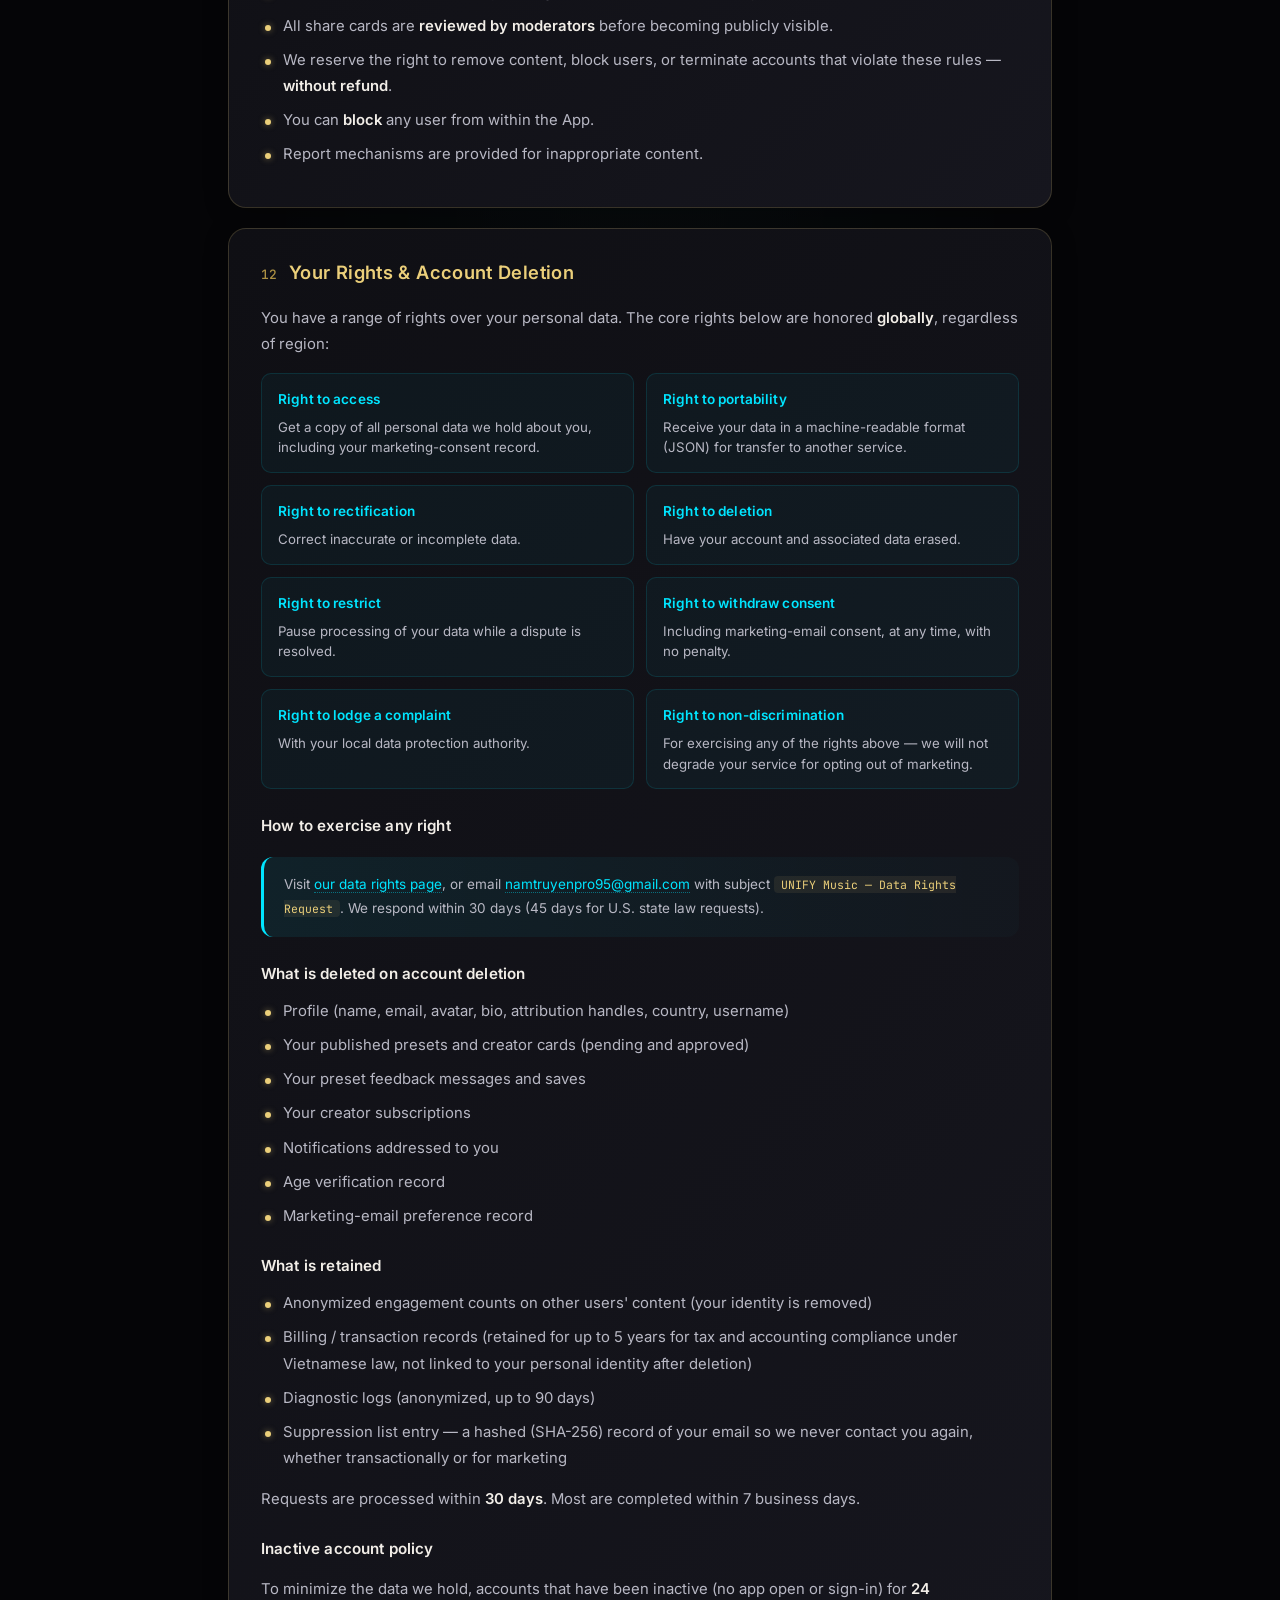
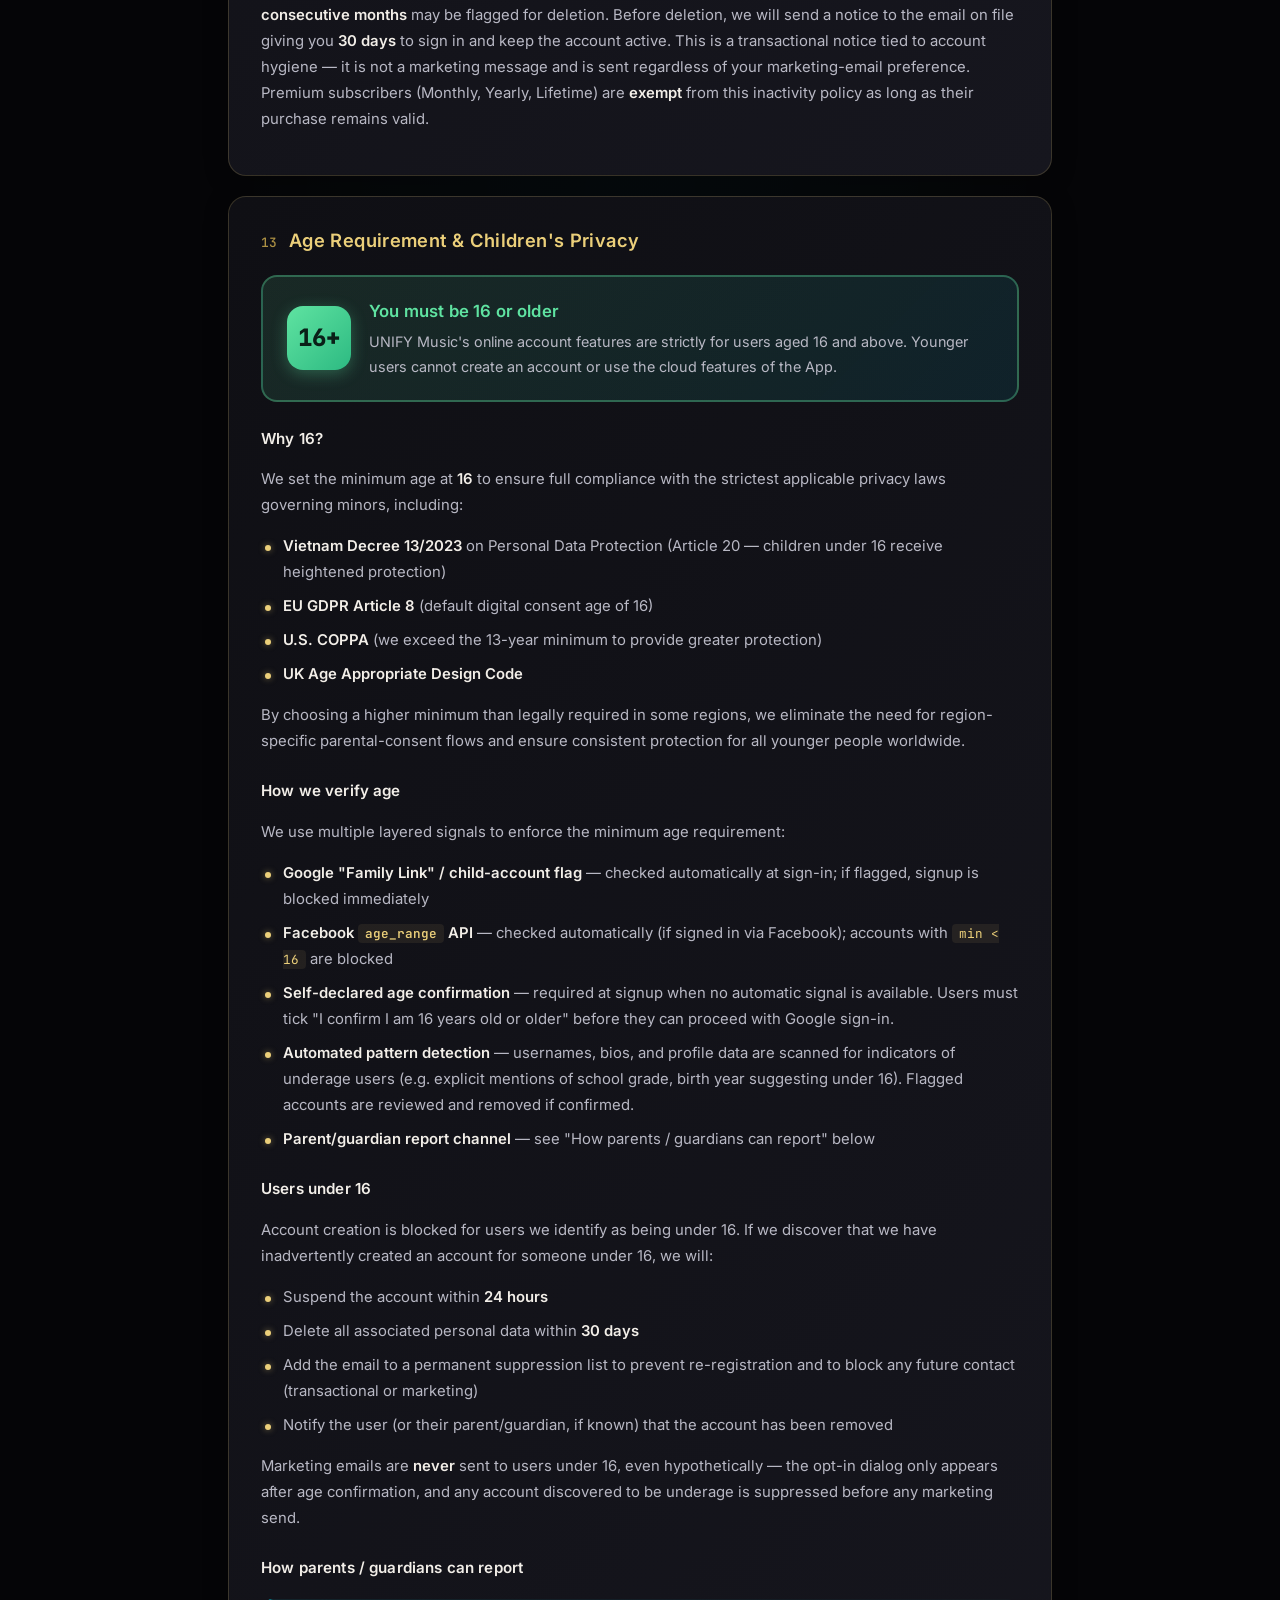
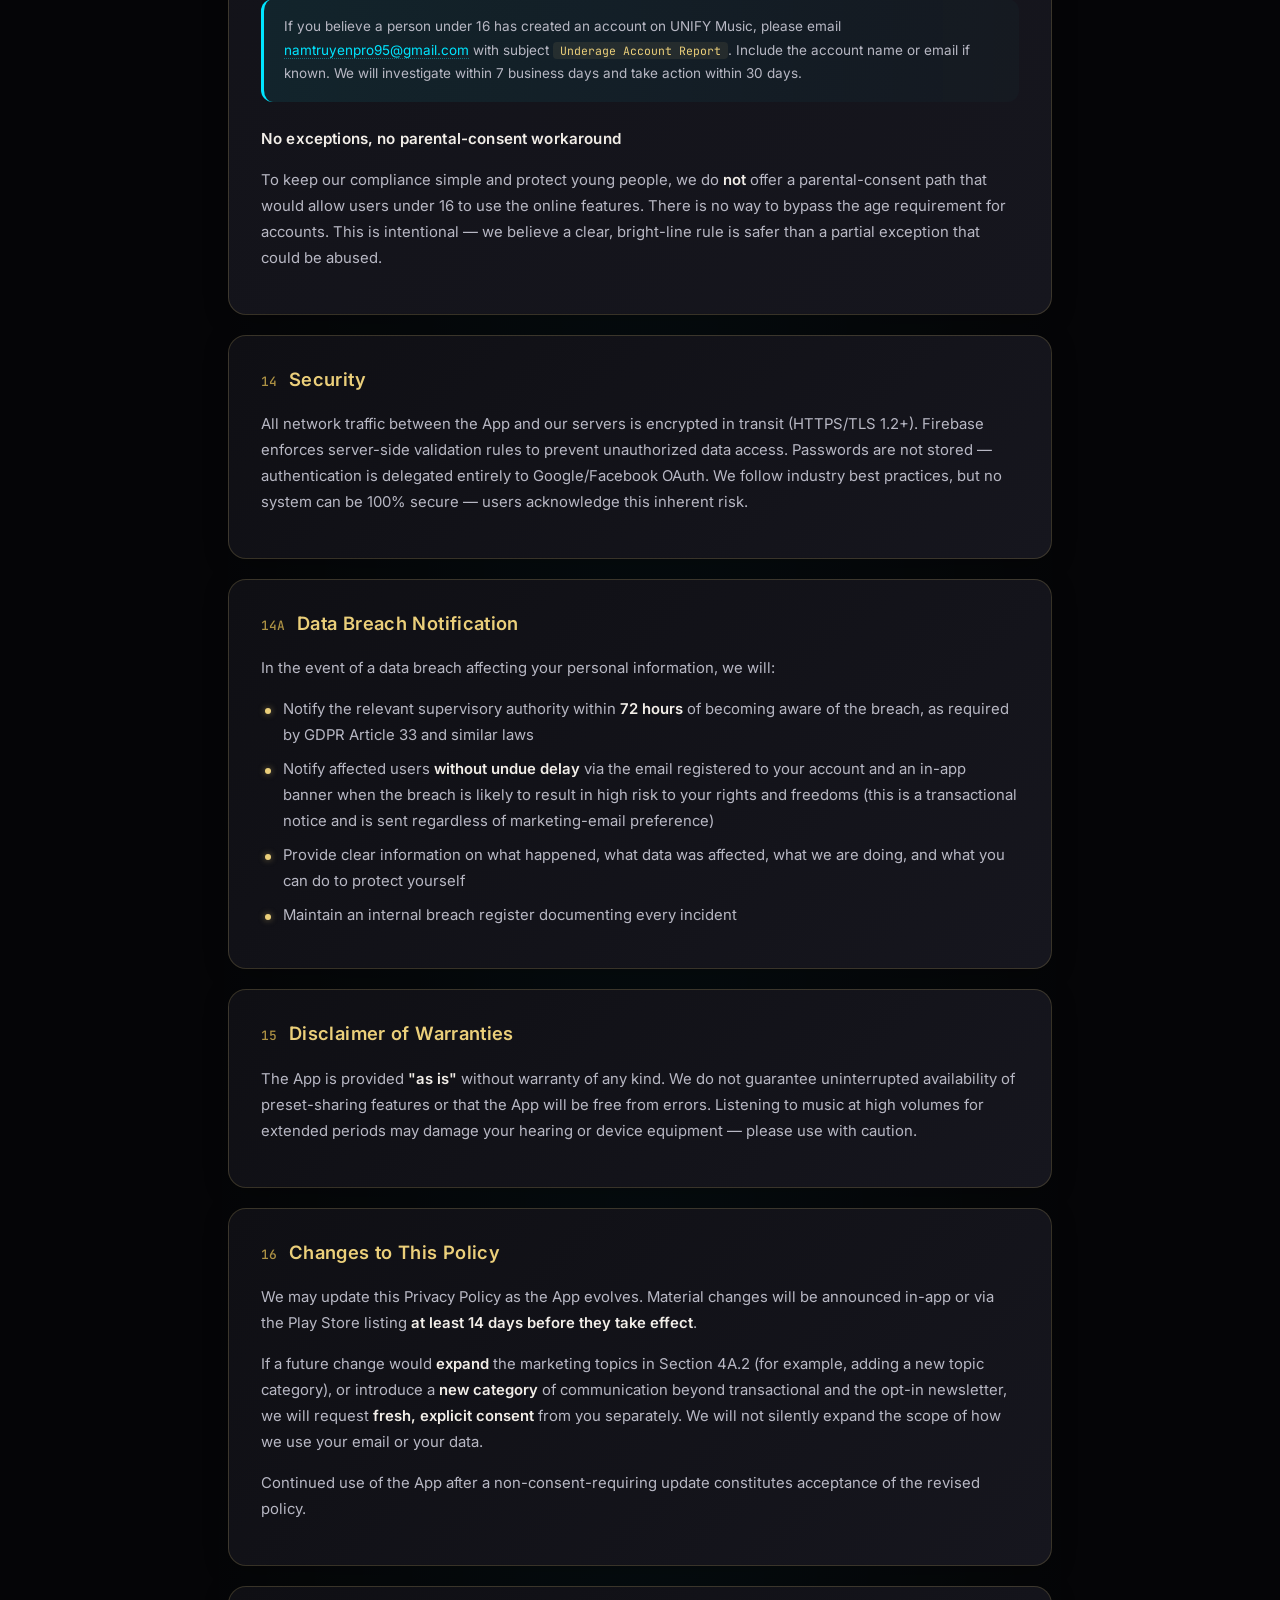
<file: unify-music.html>
<!DOCTYPE html>
<html lang="en">
<head>
    <meta charset="UTF-8">
    <meta name="viewport" content="width=device-width, initial-scale=1.0">
    <title>Privacy Policy &amp; Terms — UNIFY Music</title>
    <link rel="icon" type="image/svg+xml" href="data:image/svg+xml;utf8,<svg xmlns='http://www.w3.org/2000/svg' viewBox='0 0 96 96'><defs><linearGradient id='g' x1='0.1' y1='0.05' x2='0.9' y2='0.95'><stop offset='0%25' stop-color='%2300E0FF'/><stop offset='22%25' stop-color='%2300B7FF'/><stop offset='50%25' stop-color='%23A865F0'/><stop offset='78%25' stop-color='%23FF3D9A'/><stop offset='100%25' stop-color='%23FF2477'/></linearGradient></defs><rect width='96' height='96' rx='22' fill='%23070410'/><path d='M22 26 V58 a26 26 0 0 0 52 0 V26' stroke='url(%23g)' stroke-width='13' stroke-linecap='round' fill='none'/><rect x='44' y='30' width='8' height='24' rx='4' fill='%23fff'/><path d='M78 80 L86 85 L78 90 Z' fill='%23fff' opacity='0.55'/></svg>">
    <link href="https://fonts.googleapis.com/css2?family=Inter:wght@300;400;500;600;700;800&family=JetBrains+Mono:wght@400;500&display=swap" rel="stylesheet">
    <style>
        :root {
            --gold:        #EBCF7A;
            --gold-deep:   #C9A84C;
            --cyan:        #00E5FF;
            --rose:        #D08540;
            --emerald:     #5FE3A1;
            --bg-base:     #050507;
            --bg-card:     #0F0F14;
            --bg-card-hi:  #16161E;
            --text-primary: #F2EEE8;
            --text-secondary: #B8B8C4;
            --text-muted:  #6B7080;
            --border:      rgba(235, 207, 122, 0.18);
        }
        * { box-sizing: border-box; }
        body {
            font-family: 'Inter', -apple-system, sans-serif;
            background: var(--bg-base);
            background-image:
                radial-gradient(ellipse at top, rgba(235, 207, 122, 0.06) 0%, transparent 50%),
                radial-gradient(ellipse at bottom, rgba(0, 229, 255, 0.04) 0%, transparent 50%);
            color: var(--text-primary);
            margin: 0; padding: 0; min-height: 100vh;
            line-height: 1.7; font-weight: 400;
            -webkit-font-smoothing: antialiased;
            position: relative; overflow-x: hidden;
        }
        body::before {
            content: ''; position: fixed; inset: 0;
            background-image: repeating-linear-gradient(90deg, transparent 0, transparent 38px,
                rgba(235, 207, 122, 0.018) 38px, rgba(235, 207, 122, 0.018) 40px);
            pointer-events: none; z-index: 0;
        }
        .wrap { max-width: 880px; margin: 0 auto; padding: 60px 28px; position: relative; z-index: 1; }

        .hero {
            text-align: center; margin-bottom: 56px; padding-bottom: 40px;
            border-bottom: 1px solid var(--border); position: relative;
        }
        .hero::after {
            content: ''; position: absolute; bottom: -1px; left: 50%; transform: translateX(-50%);
            width: 80px; height: 1px;
            background: linear-gradient(90deg, transparent, var(--gold), transparent);
            box-shadow: 0 0 12px var(--gold);
        }
        .logo {
            width: 96px; height: 96px; border-radius: 22px; margin-bottom: 24px;
            box-shadow: 0 0 0 1px var(--border), 0 20px 60px rgba(235, 207, 122, 0.12),
                0 8px 24px rgba(0, 0, 0, 0.5);
            display: inline-block;
        }
        h1 {
            font-size: 2.1em; font-weight: 800; letter-spacing: -0.02em; margin: 0 0 10px;
            background: linear-gradient(135deg, var(--gold) 0%, #FFE9A8 50%, var(--gold) 100%);
            -webkit-background-clip: text; -webkit-text-fill-color: transparent; background-clip: text;
        }
        .hero-sub { color: var(--text-secondary); font-size: 0.95em; font-weight: 400; margin: 0; }
        .age-pill {
            display: inline-flex; align-items: center; gap: 8px;
            margin-top: 14px; padding: 6px 14px;
            border-radius: 999px;
            background: linear-gradient(135deg, rgba(95, 227, 161, 0.12), rgba(95, 227, 161, 0.04));
            border: 1px solid rgba(95, 227, 161, 0.3);
            font-family: 'JetBrains Mono', monospace;
            font-size: 0.78em; color: var(--emerald);
            font-weight: 600; letter-spacing: 0.05em;
        }
        .age-pill::before {
            content: ''; width: 6px; height: 6px; border-radius: 50%;
            background: var(--emerald); box-shadow: 0 0 8px var(--emerald);
        }
        .meta-line {
            margin-top: 14px; font-family: 'JetBrains Mono', monospace; font-size: 0.75em;
            color: var(--text-muted); letter-spacing: 0.08em; text-transform: uppercase;
        }
        .meta-line .dot { color: var(--gold); margin: 0 8px; }

        .waveform {
            display: flex; justify-content: center; align-items: flex-end; gap: 3px;
            height: 28px; margin: 20px auto 0; max-width: 220px; opacity: 0.55;
        }
        .waveform span {
            display: block; width: 3px;
            background: linear-gradient(180deg, var(--gold), var(--gold-deep));
            border-radius: 2px;
            animation: pulse 1.6s ease-in-out infinite;
        }
        .waveform span:nth-child(1)  { height: 30%;  animation-delay: 0s; }
        .waveform span:nth-child(2)  { height: 55%;  animation-delay: .1s; }
        .waveform span:nth-child(3)  { height: 80%;  animation-delay: .2s; }
        .waveform span:nth-child(4)  { height: 100%; animation-delay: .3s; }
        .waveform span:nth-child(5)  { height: 75%;  animation-delay: .4s; }
        .waveform span:nth-child(6)  { height: 60%;  animation-delay: .5s; }
        .waveform span:nth-child(7)  { height: 90%;  animation-delay: .6s; }
        .waveform span:nth-child(8)  { height: 100%; animation-delay: .7s; }
        .waveform span:nth-child(9)  { height: 70%;  animation-delay: .8s; }
        .waveform span:nth-child(10) { height: 45%;  animation-delay: .9s; }
        .waveform span:nth-child(11) { height: 65%;  animation-delay: 1.0s; }
        .waveform span:nth-child(12) { height: 85%;  animation-delay: 1.1s; }
        .waveform span:nth-child(13) { height: 50%;  animation-delay: 1.2s; }
        .waveform span:nth-child(14) { height: 30%;  animation-delay: 1.3s; }
        @keyframes pulse {
            0%, 100% { transform: scaleY(0.5); opacity: 0.55; }
            50%      { transform: scaleY(1.0); opacity: 1; }
        }

        section {
            background: linear-gradient(135deg, var(--bg-card) 0%, var(--bg-card-hi) 100%);
            border: 1px solid var(--border);
            border-radius: 18px;
            padding: 28px 32px;
            margin-bottom: 20px;
            box-shadow: 0 4px 24px rgba(0, 0, 0, 0.3);
        }
        h2 {
            color: var(--gold); font-size: 1.15em; font-weight: 600;
            letter-spacing: 0.02em; margin: 0 0 16px;
            display: flex; align-items: baseline; gap: 12px;
        }
        h2 .num {
            font-family: 'JetBrains Mono', monospace; font-size: 0.7em;
            color: var(--gold-deep); opacity: 0.85; font-weight: 500; letter-spacing: 0;
        }
        h3 {
            color: var(--text-primary); font-size: 0.95em; font-weight: 600;
            margin: 24px 0 10px; letter-spacing: 0.01em;
        }
        p, li { color: var(--text-secondary); font-size: 0.93em; line-height: 1.75; }
        strong { color: var(--text-primary); font-weight: 600; }
        em { color: var(--text-primary); font-style: normal; font-weight: 500; }
        ul { padding-left: 0; list-style: none; margin: 12px 0; }
        ul li { position: relative; padding-left: 22px; margin-bottom: 8px; }
        ul li::before {
            content: ''; position: absolute; left: 4px; top: 12px;
            width: 6px; height: 6px; border-radius: 50%;
            background: var(--gold); box-shadow: 0 0 6px rgba(235, 207, 122, 0.5);
        }
        a {
            color: var(--cyan); text-decoration: none;
            border-bottom: 1px dotted rgba(0, 229, 255, 0.4);
            transition: all .2s;
        }
        a:hover { color: #66F1FF; border-bottom-color: var(--cyan); text-shadow: 0 0 8px rgba(0, 229, 255, 0.4); }
        code {
            font-family: 'JetBrains Mono', monospace;
            background: rgba(235, 207, 122, 0.08); color: var(--gold);
            padding: 1px 7px; border-radius: 4px; font-size: 0.85em;
        }

        .callout { border-radius: 12px; padding: 16px 20px; margin: 18px 0; border-left: 3px solid; font-size: 0.91em; }
        .callout p { margin: 0; font-size: 0.93em; }
        .callout p + p { margin-top: 8px; }
        .callout-warn { background: linear-gradient(90deg, rgba(255, 165, 0, 0.1), rgba(255, 165, 0, 0.02)); border-left-color: #FFB000; }
        .callout-warn strong { color: #FFD86B; }
        .callout-critical { background: linear-gradient(90deg, rgba(232, 92, 92, 0.12), rgba(232, 92, 92, 0.02)); border-left-color: #E85C5C; }
        .callout-critical strong { color: #FF9999; }
        .callout-info { background: linear-gradient(90deg, rgba(0, 229, 255, 0.08), rgba(0, 229, 255, 0.02)); border-left-color: var(--cyan); }
        .callout-info strong { color: #66F1FF; }
        .callout-good { background: linear-gradient(90deg, rgba(95, 227, 161, 0.10), rgba(95, 227, 161, 0.02)); border-left-color: var(--emerald); }
        .callout-good strong { color: #8AF0BC; }

        .plans { display: flex; gap: 10px; flex-wrap: wrap; margin: 16px 0 8px; }
        .badge {
            display: inline-flex; align-items: center; gap: 7px;
            padding: 5px 12px; border-radius: 999px;
            font-size: 0.78em; font-weight: 600; letter-spacing: 0.04em;
            text-transform: uppercase; font-family: 'JetBrains Mono', monospace;
        }
        .badge::before { content: ''; display: block; width: 6px; height: 6px; border-radius: 50%; }
        .badge-monthly  { background: rgba(208, 133, 64, 0.15); color: var(--rose); border: 1px solid rgba(208, 133, 64, 0.3); }
        .badge-monthly::before  { background: var(--rose); }
        .badge-yearly   { background: rgba(235, 207, 122, 0.12); color: var(--gold); border: 1px solid rgba(235, 207, 122, 0.3); }
        .badge-yearly::before   { background: var(--gold); }
        .badge-lifetime { background: rgba(232, 201, 106, 0.12); color: #FFD86B; border: 1px solid rgba(255, 216, 107, 0.4); }
        .badge-lifetime::before { background: #FFD86B; box-shadow: 0 0 6px rgba(255, 216, 107, 0.7); }

        .preview-card {
            background: #0A0A12;
            border: 1px solid var(--border);
            border-radius: 14px;
            padding: 18px;
            position: relative;
            max-width: 380px; margin: 22px auto 8px;
        }
        .preview-card::before {
            content: attr(data-tag);
            position: absolute; top: 12px; right: 14px;
            font-family: 'JetBrains Mono', monospace;
            font-size: 0.65em; letter-spacing: 0.1em; text-transform: uppercase;
            color: var(--gold-deep); opacity: 0.7;
        }
        .preview-card h4 {
            margin: 0 0 14px; font-size: 0.85em; color: var(--text-muted);
            font-weight: 500; letter-spacing: 0.04em; text-transform: uppercase;
            font-family: 'JetBrains Mono', monospace;
        }

        .phone-mock {
            background: linear-gradient(180deg, #0E0E18, #050508);
            border-radius: 16px;
            padding: 24px 20px;
            border: 1px solid rgba(255, 255, 255, 0.06);
            text-align: center;
        }
        .phone-logo {
            width: 56px; height: 56px; margin: 8px auto 18px;
            border-radius: 14px;
            background: linear-gradient(135deg, #00E0FF, #A865F0, #FF2477);
            display: flex; align-items: center; justify-content: center;
            color: white; font-weight: 800; font-size: 1.4em;
            box-shadow: 0 8px 24px rgba(168, 101, 240, 0.3);
        }
        .phone-mock .mock-title {
            font-size: 1.1em; color: var(--text-primary); font-weight: 700;
            margin: 0 0 8px; line-height: 1.3;
        }
        .phone-mock .mock-sub {
            font-size: 0.82em; color: var(--text-secondary); margin: 0 0 22px;
            line-height: 1.55;
        }
        .terms-text {
            font-size: 0.74em; color: var(--text-muted); line-height: 1.6;
            margin: 0 0 18px; padding: 0 4px;
        }
        .terms-text a {
            color: var(--gold); border-bottom: 1px dotted rgba(235, 207, 122, 0.4);
        }
        .mock-actions {
            display: flex; gap: 10px;
        }
        .mock-btn {
            flex: 1; padding: 12px;
            border-radius: 12px;
            font-size: 0.85em; font-weight: 700;
            border: none; cursor: pointer;
            font-family: inherit;
            transition: all .2s;
        }
        .mock-btn-primary {
            background: linear-gradient(135deg, var(--gold), var(--gold-deep));
            color: #1A1410;
        }
        .mock-btn-primary:hover { transform: translateY(-1px); box-shadow: 0 8px 24px rgba(235, 207, 122, 0.3); }
        .mock-btn-ghost {
            background: transparent; color: var(--text-secondary);
            border: 1px solid rgba(255, 255, 255, 0.1);
        }
        .mock-btn-ghost:hover { background: rgba(255, 255, 255, 0.04); color: var(--text-primary); }
        .mock-status {
            margin-top: 14px; padding: 10px 14px; border-radius: 8px;
            font-size: 0.78em; line-height: 1.5;
            background: rgba(95, 227, 161, 0.08); border-left: 2px solid var(--emerald);
            color: #8AF0BC; opacity: 0; transition: opacity .3s;
            text-align: left;
        }
        .mock-status.show { opacity: 1; }
        .mock-status.declined {
            background: rgba(184, 184, 196, 0.06); border-left-color: var(--text-muted);
            color: var(--text-muted);
        }

        .promise-grid {
            display: grid; grid-template-columns: 1fr 1fr; gap: 14px;
            margin: 18px 0;
        }
        @media (max-width: 640px) { .promise-grid { grid-template-columns: 1fr; } }
        .promise-cell {
            padding: 16px; border-radius: 12px;
            background: rgba(255, 255, 255, 0.02);
            border: 1px solid rgba(255, 255, 255, 0.05);
        }
        .promise-cell h5 {
            margin: 0 0 8px; font-size: 0.85em; font-weight: 600;
            display: flex; align-items: center; gap: 8px;
        }
        .promise-cell.do h5 { color: var(--emerald); }
        .promise-cell.dont h5 { color: #FF9999; }
        .promise-cell h5 .icon {
            display: inline-flex; align-items: center; justify-content: center;
            width: 22px; height: 22px; border-radius: 50%;
            font-size: 0.9em; font-weight: 700;
        }
        .promise-cell.do h5 .icon { background: rgba(95, 227, 161, 0.15); color: var(--emerald); }
        .promise-cell.dont h5 .icon { background: rgba(255, 153, 153, 0.12); color: #FF9999; }
        .promise-cell ul { margin: 0; }
        .promise-cell ul li {
            padding-left: 16px; font-size: 0.85em; margin-bottom: 6px; line-height: 1.5;
        }
        .promise-cell ul li::before { top: 10px; width: 4px; height: 4px; }
        .promise-cell.do ul li::before { background: var(--emerald); box-shadow: 0 0 4px rgba(95, 227, 161, 0.5); }
        .promise-cell.dont ul li::before { background: #FF9999; box-shadow: 0 0 4px rgba(255, 153, 153, 0.4); }

        .rights-grid {
            display: grid; grid-template-columns: 1fr 1fr; gap: 12px;
            margin: 16px 0;
        }
        @media (max-width: 640px) { .rights-grid { grid-template-columns: 1fr; } }
        .right-card {
            padding: 14px 16px; border-radius: 10px;
            background: rgba(0, 229, 255, 0.04);
            border: 1px solid rgba(0, 229, 255, 0.12);
        }
        .right-card h5 {
            margin: 0 0 6px; font-size: 0.85em; color: var(--cyan);
            font-weight: 600; letter-spacing: 0.01em;
        }
        .right-card p { margin: 0; font-size: 0.83em; color: var(--text-secondary); line-height: 1.55; }

        .age-banner {
            background: linear-gradient(135deg, rgba(95, 227, 161, 0.12), rgba(0, 229, 255, 0.08));
            border: 2px solid rgba(95, 227, 161, 0.35);
            border-radius: 16px;
            padding: 20px 24px;
            margin: 18px 0;
            display: flex; align-items: center; gap: 18px;
        }
        @media (max-width: 640px) { .age-banner { flex-direction: column; text-align: center; } }
        .age-banner-icon {
            flex-shrink: 0;
            width: 64px; height: 64px; border-radius: 16px;
            background: linear-gradient(135deg, var(--emerald), #2DBA82);
            display: flex; align-items: center; justify-content: center;
            color: #0A2018; font-weight: 800; font-size: 1.5em;
            box-shadow: 0 4px 16px rgba(95, 227, 161, 0.3);
            font-family: 'JetBrains Mono', monospace;
        }
        .age-banner-content h3 {
            color: var(--emerald) !important;
            margin: 0 0 4px !important;
            font-size: 1.05em !important;
        }
        .age-banner-content p {
            margin: 0; color: var(--text-secondary); font-size: 0.9em;
        }

        .nav-path {
            display: block;
            margin: 14px 0;
            padding: 14px 18px;
            border-radius: 10px;
            background: linear-gradient(90deg, rgba(235, 207, 122, 0.08), rgba(235, 207, 122, 0.02));
            border: 1px dashed rgba(235, 207, 122, 0.35);
            font-family: 'JetBrains Mono', monospace;
            font-size: 0.85em;
            color: var(--gold);
            letter-spacing: 0.02em;
            line-height: 1.6;
        }
        .nav-path .arrow {
            color: var(--gold-deep);
            margin: 0 6px;
            font-weight: 700;
        }
        .nav-path .step {
            color: var(--text-primary);
            font-weight: 600;
        }

        .credit-block {
            display: flex; align-items: center; gap: 16px;
            margin: 18px 0;
            padding: 16px 20px;
            border-radius: 12px;
            background: rgba(255, 255, 255, 0.02);
            border: 1px solid rgba(255, 255, 255, 0.06);
        }
        @media (max-width: 640px) { .credit-block { flex-direction: column; align-items: flex-start; gap: 10px; } }
        .credit-block .credit-icon {
            flex-shrink: 0;
            width: 40px; height: 40px; border-radius: 10px;
            background: rgba(235, 207, 122, 0.1);
            border: 1px solid rgba(235, 207, 122, 0.25);
            display: flex; align-items: center; justify-content: center;
            font-family: 'JetBrains Mono', monospace;
            font-size: 0.95em; color: var(--gold); font-weight: 700;
        }
        .credit-block code {
            display: inline-block; margin-top: 2px;
            font-size: 0.88em;
        }

        footer {
            text-align: center; margin-top: 60px; padding-top: 32px; border-top: 1px solid var(--border);
        }
        footer p { font-size: 0.82em; color: var(--text-muted); font-style: italic; line-height: 1.6; }
        footer .copyright {
            font-family: 'JetBrains Mono', monospace; font-size: 0.7em;
            letter-spacing: 0.1em; text-transform: uppercase; margin-top: 16px;
        }
        @media (max-width: 640px) {
            .wrap { padding: 36px 18px; }
            .hero { margin-bottom: 36px; padding-bottom: 28px; }
            .logo { width: 80px; height: 80px; }
            h1 { font-size: 1.55em; }
            section { padding: 22px 20px; border-radius: 14px; }
            h2 { font-size: 1.05em; gap: 8px; }
        }
    </style>
</head>
<body>

<div class="wrap">

    <div class="hero">
        <svg class="logo" viewBox="0 0 96 96" xmlns="http://www.w3.org/2000/svg" role="img" aria-label="UNIFY Music">
            <defs>
                <linearGradient id="uniGrad" x1="0.1" y1="0.05" x2="0.9" y2="0.95">
                    <stop offset="0%" stop-color="#00E0FF"/>
                    <stop offset="22%" stop-color="#00B7FF"/>
                    <stop offset="50%" stop-color="#A865F0"/>
                    <stop offset="78%" stop-color="#FF3D9A"/>
                    <stop offset="100%" stop-color="#FF2477"/>
                </linearGradient>
                <radialGradient id="bgGlow" cx="0.35" cy="0.25" r="0.9">
                    <stop offset="0%" stop-color="#1A1428"/>
                    <stop offset="55%" stop-color="#070410"/>
                    <stop offset="100%" stop-color="#000"/>
                </radialGradient>
                <filter id="uGlow" x="-20%" y="-20%" width="140%" height="140%">
                    <feGaussianBlur stdDeviation="2" result="blur"/>
                    <feMerge>
                        <feMergeNode in="blur"/>
                        <feMergeNode in="SourceGraphic"/>
                    </feMerge>
                </filter>
            </defs>
            <rect width="96" height="96" rx="22" fill="url(#bgGlow)"/>
            <path d="M 22 26 V 58 a 26 26 0 0 0 52 0 V 26"
                  stroke="url(#uniGrad)" stroke-width="13" stroke-linecap="round"
                  fill="none" filter="url(#uGlow)"/>
            <rect x="44" y="30" width="8" height="24" rx="4" fill="#FFFFFF"/>
            <path d="M 78 80 L 86 85 L 78 90 Z" fill="#FFFFFF" opacity="0.55"/>
        </svg>
        <h1>Privacy Policy &amp; Terms</h1>
        <p class="hero-sub">UNIFY Music &mdash; Music Player, Equalizer &amp; Offline Audio</p>
        <div class="meta-line">
            <span>Last updated</span>
            <span class="dot">&bull;</span>
            <span>June 2026</span>
            <span class="dot">&bull;</span>
            <span>Version 1.0</span>
        </div>
        <div class="waveform" aria-hidden="true">
            <span></span><span></span><span></span><span></span><span></span><span></span><span></span>
            <span></span><span></span><span></span><span></span><span></span><span></span><span></span>
        </div>
    </div>

    <section>
        <h2><span class="num">01</span>Introduction</h2>
        <p>Welcome to <strong>UNIFY Music</strong> (the "App"), a music player with a built-in equalizer and sound-enhancement tools, operated by an independent developer based in <strong>Vietnam</strong>. This Privacy Policy explains how we collect, use, store, and share information when you use the App.</p>
        <p>UNIFY Music is <strong>not a social network</strong>. It is a music player that plays the audio stored on your device, with an optional <strong>preset-sharing library</strong> where users can publish their custom equalizer presets and audio configurations for other music lovers to discover and apply.</p>

        <div class="age-banner">
            <div class="age-banner-icon">16+</div>
            <div class="age-banner-content">
                <h3>Minimum age requirement</h3>
                <p>UNIFY Music requires users to be at least <strong>16 years old</strong> to create an account and use the online features of the App, in compliance with Vietnam Decree 13/2023 and EU GDPR Article 8.</p>
            </div>
        </div>

        <div class="callout callout-good">
            <p><strong>Your inbox, your rules.</strong> We send <strong>transactional emails</strong> automatically (receipts, security alerts, important policy changes &mdash; these are required for the service). We also send an <strong>optional marketing newsletter</strong> &mdash; but <strong>only if you explicitly opt in</strong>, and you can opt out anytime with one tap. We never sell your email, never share it with advertisers, and never enroll you in marketing without asking. Full details in <a href="#section-4a">Section 4A</a>.</p>
        </div>
    </section>

    <section>
        <h2><span class="num">02</span>Permissions &amp; On-Device Data</h2>
        <ul>
            <li><strong>Media / Audio files</strong> (<code>READ_MEDIA_AUDIO</code> / <code>READ_EXTERNAL_STORAGE</code>): used to scan and play the music stored on your device. Your songs are played <strong>on-device only</strong> &mdash; we never upload, copy, or transmit your music files anywhere.</li>
            <li><strong>Microphone</strong> (<code>RECORD_AUDIO</code> / <code>CAPTURE_AUDIO_OUTPUT</code>): used <strong>only</strong> to analyze audio waves for the visualizer and equalizer processing on-device. We do <strong>NOT</strong> record, store, or transmit your audio.</li>
            <li><strong>Storage</strong>: saves personal sound presets, playlists, cached album art / avatars, and exported share-card images on your device.</li>
            <li><strong>Notifications</strong>: used for the <strong>media playback notification</strong> (play / pause / skip controls on the lock screen and notification shade) and for in-app activity notifications (likes, comments, follows related to your preset-sharing activity). We do <strong>NOT</strong> send promotional or marketing push notifications &mdash; all marketing happens via email and only with your opt-in.</li>
            <li><strong>Foreground Service, Wake Lock, System Alert Window, Exact Alarms</strong>: keep music playing in the background and keep the audio-effect service running across other apps.</li>
            <li><strong>Accessibility Service</strong>: declared with <code>isAccessibilityTool=true</code>. Used solely to detect audio session events from other media apps so the equalizer can adapt DSP processing in real-time. We do <strong>NOT</strong> read screen text, capture screen content, log keystrokes, or perform any action outside our audio / equalizer DSP pipeline.</li>
            <li><strong>Billing</strong>: verifies Premium purchases made via Google Play.</li>
        </ul>
    </section>

    <section>
        <h2><span class="num">03</span>Accounts &amp; Online Data</h2>
        <p>The core music player &mdash; playing your local songs, building playlists, using the equalizer and effects &mdash; works fully <strong>offline and without an account</strong>. Sign-in (Google or Facebook OAuth) and age verification (minimum 16) are required only to enable optional <strong>cloud features</strong> such as preset publishing, save/subscribe actions, and cross-device sync. When you use those features, the following data is collected and stored on our servers (Firebase):</p>

        <h3>3.1. Account &amp; profile data</h3>
        <ul>
            <li>Name and email address (from Google / Facebook profile)</li>
            <li>Profile photo URL (from Google / Facebook)</li>
            <li>A unique user ID</li>
            <li>Country code for displaying a flag</li>
            <li>Sign-in provider, account creation time, last login time</li>
            <li>Age verification record (declared age band, verification method, timestamp)</li>
            <li><strong>Marketing-email preference</strong> &mdash; a boolean field (<code>newsletterOptin</code>) recording whether you opted in to our marketing newsletter. Three states are possible: <em>not asked yet</em>, <em>opted in</em>, <em>opted out</em>. See <a href="#section-4a">Section 4A</a>.</li>
        </ul>
        <p>Your email address is used for two purposes only:</p>
        <ul>
            <li><strong>Transactional</strong> (always, no consent required &mdash; necessary for the contract): account verification, security alerts, purchase receipts, important policy updates.</li>
            <li><strong>Marketing newsletter</strong> (only if you opted in): the specific topics listed in Section 4A.2 below.</li>
        </ul>
        <p>We never sell your email, never share it with third-party marketers, and never enroll you in marketing automatically.</p>

        <h3>3.2. Profile content (optional, you can leave blank)</h3>
        <ul>
            <li>Bio / short description</li>
            <li>Username (display handle)</li>
            <li>Attribution handles: Instagram, Facebook, YouTube, TikTok, GitHub (optional username field, used so other music enthusiasts can find you on the platform where you primarily share audio content &mdash; not used for in-app social interactions)</li>
        </ul>

        <h3>3.3. Preset-sharing content (optional, only if you publish presets)</h3>
        <ul>
            <li><strong>Creator cards</strong> &mdash; a public preview tied to your published preset (creator name, avatar, audio tier) so other users can attribute the preset to you</li>
            <li><strong>Feedback messages</strong> on shared presets</li>
            <li><strong>Saves &amp; creator subscriptions</strong></li>
            <li><strong>Activity notifications</strong> generated when others save or comment on your published presets</li>
        </ul>
        <p>This functionality exists solely to help music lovers discover quality equalizer presets and audio configurations. It is not designed for general-purpose social messaging.</p>

        <h3>3.4. Technical &amp; usage data</h3>
        <ul>
            <li>Anonymous device ID (Android ID / Advertising ID) used solely to <strong>prevent trial abuse</strong> (e.g. uninstall-reinstall to reset trial), as permitted under Google Play's Device or other IDs policy for fraud prevention. This identifier is never shared with third parties for advertising and is reset when you delete the App.</li>
            <li>Total listening time and basic engagement counts for in-app stats</li>
            <li>Premium status flag (true/false) for unlocking paid features</li>
            <li>App version, basic diagnostic info needed for the player and equalizer service</li>
        </ul>

        <p>We do <strong>NOT</strong> collect: phone numbers, contacts, calendar, precise location, browsing history, financial info (card numbers, bank details), health data, or audio recordings. We do <strong>NOT</strong> upload, scan the content of, or transmit your personal music files.</p>
    </section>

    <section>
        <h2><span class="num">04</span>How Data Is Used</h2>
        <ul>
            <li><strong>App functionality</strong> &mdash; playing your music, managing playlists, rendering your creator profile, published presets, feedback messages, save/subscribe actions, activity notifications</li>
            <li><strong>Account management</strong> &mdash; authenticating you across sessions and devices</li>
            <li><strong>Personalization</strong> &mdash; showing your name, avatar, country, audio tier badge, attribution handles</li>
            <li><strong>Analytics</strong> &mdash; aggregate, pseudonymous engagement metrics for product improvement</li>
            <li><strong>Fraud prevention</strong> &mdash; detecting trial abuse and spam through device ID + dedup keys</li>
            <li><strong>Age compliance</strong> &mdash; verifying users meet the minimum age requirement (16+)</li>
            <li><strong>Transactional communications</strong> &mdash; sending purchase receipts, security alerts, and important policy updates via email (see Section 4A.1)</li>
            <li><strong>Marketing newsletter</strong> &mdash; only sent to users who explicitly opted in. Covers a strictly defined set of topics listed in Section 4A.2. You can withdraw consent anytime (see Section 4A.4).</li>
        </ul>
        <div class="callout callout-good">
            <p><strong>What we will NEVER do with your data:</strong></p>
            <p>✕ Enroll you in any marketing communication without your explicit opt-in<br>
            ✕ Make opting out harder than opting in<br>
            ✕ Send marketing topics outside the list in Section 4A.2<br>
            ✕ Sell, rent, or trade your personal data<br>
            ✕ Share your email with advertisers, data brokers, or third-party marketers<br>
            ✕ Use your data for cross-app behavioral profiling or third-party targeted advertising<br>
            ✕ Sponsor third-party promotions inside our marketing emails</p>
        </div>
    </section>

    <section id="section-4a">
        <h2><span class="num">4A</span>Email Communications &mdash; Transactional &amp; Opt-In Marketing</h2>

        <p>UNIFY Music sends two strictly separated categories of email. <strong>Transactional</strong> emails are sent automatically because they are necessary to run your account. <strong>Marketing</strong> emails are sent <strong>only</strong> to users who have explicitly opted in &mdash; off by default.</p>

        <h3>4A.1. Transactional emails (always on &mdash; required for the service)</h3>
        <p>Legal basis: performance of contract (GDPR Art. 6(1)(b)) / necessary for service provision under Vietnam Decree 13/2023. No consent toggle &mdash; you cannot opt out of these without closing your account, because they are required for the service to function safely.</p>

        <div class="promise-grid">
            <div class="promise-cell do">
                <h5><span class="icon">✓</span>We send (transactional)</h5>
                <ul>
                    <li>Purchase receipts &amp; subscription confirmations</li>
                    <li>Subscription renewal &amp; expiry notices (when required by app stores or local consumer law)</li>
                    <li>Account security alerts (new device login, password reset)</li>
                    <li>Account deletion confirmation</li>
                    <li>Critical policy or pricing changes that affect you</li>
                    <li>Data breach notifications (per Section 14A)</li>
                </ul>
            </div>
            <div class="promise-cell dont">
                <h5><span class="icon">✕</span>We never send (any category)</h5>
                <ul>
                    <li>Third-party sponsored content or paid ads inside our emails</li>
                    <li>Re-engagement / "we miss you" emails</li>
                    <li>Behavioral tracking pixels for ad networks</li>
                    <li>Anything to a user who opted out</li>
                    <li>Anything to a user under the age of 16</li>
                </ul>
            </div>
        </div>

        <h3>4A.2. Marketing newsletter (opt-in only &mdash; off by default)</h3>
        <p>Legal basis: your explicit, freely-given consent (GDPR Art. 6(1)(a) and Art. 7; Vietnam Decree 13/2023 Art. 11; Vietnam Decree 91/2020 on combating spam). New accounts are <strong>not</strong> enrolled by default. We will ask you once, you choose, and your choice is recorded.</p>

        <p>If you opt in, you will receive emails covering <strong>only</strong> the following topics &mdash; nothing else:</p>
        <ul>
            <li><strong>New apps we launch in the future</strong> &mdash; if we publish a new app, you will hear about it once at launch.</li>
            <li><strong>Major updates and new features for this app</strong> &mdash; significant version releases, not every minor patch.</li>
            <li><strong>Fresh community preset packs &amp; playlists</strong> &mdash; curated collections of audio presets and playlist ideas from the community.</li>
            <li><strong>Premium discount codes and flash sales</strong> &mdash; occasional promotions on Monthly / Yearly / Lifetime tiers.</li>
            <li><strong>Early access to beta features</strong> &mdash; invitations to test upcoming features before public release.</li>
        </ul>

        <div class="callout callout-info">
            <p><strong>Frequency cap:</strong> About <strong>1&ndash;2 emails per month</strong> on average. We commit to a hard ceiling of <strong>4 emails per calendar month</strong> for any single opted-in user. If we ever come close to this limit, we will combine topics in a single email rather than send multiple.</p>
        </div>

        <p>Every marketing email we send will:</p>
        <ul>
            <li>Identify itself as a marketing message from UNIFY Music in the header</li>
            <li>Display the sender name and reply-to address clearly</li>
            <li>Include a <strong>one-click unsubscribe link</strong> at the bottom (no login, no questionnaire)</li>
            <li>Include a <code>List-Unsubscribe</code> RFC 8058 header so Gmail / Outlook / Apple Mail show the native "Unsubscribe" button next to the sender name</li>
            <li>State who we are and where we are based (UNIFY Music, independent developer, Vietnam) &mdash; this satisfies CAN-SPAM identification requirements for U.S. recipients</li>
        </ul>

        <h3>4A.3. How to opt in</h3>
        <p>There are exactly two ways to opt in. <strong>Both require an affirmative action by you</strong> &mdash; we will never enroll you silently.</p>

        <p><strong>(a) During your first sign-in</strong> &mdash; right after you confirm "I am 16 or older" and tap "Continue with Google", we show a dialog titled <em>"Stay in the loop?"</em> listing the same topics from Section 4A.2. You tap either <strong>"Yes, sign me up"</strong> (opt in) or <strong>"No, thanks"</strong> (opt out). The dialog is shown only once. Your choice is saved on your device and synced to your account record on our servers.</p>

        <p><strong>(b) Later, from Settings</strong> &mdash; you can change your mind at any time using the in-app toggle. Navigate to:</p>

        <p class="nav-path"><span class="step">Community</span> <span class="arrow">›</span> <span class="step">Profile tab</span> <span class="arrow">›</span> <span class="step">⚙ gear icon</span> <span class="arrow">›</span> <span class="step">Community section</span> <span class="arrow">›</span> <span class="step">"Email updates from us" toggle</span></p>

        <p>When you toggle this <strong>on</strong>, a confirmation dialog titled <em>"You are subscribed"</em> appears showing the same topics. Only after you tap <strong>"Got it"</strong> do we record the opt-in.</p>

        <h3>4A.4. How to opt out</h3>
        <p>Opt-out is at least as easy as opt-in, as required by GDPR Art. 7(3). You have <strong>three equally valid channels</strong>:</p>

        <ol>
            <li><strong>In-app toggle</strong> &mdash; same path as above: <code>Community › Profile tab › ⚙ gear › Community section › "Email updates from us"</code>. Switching it <strong>off</strong> takes effect immediately on your device and is synced to our servers, typically within seconds.</li>
            <li><strong>One-click unsubscribe link</strong> in any marketing email we send. No login required, no confirmation page that re-asks. One click and you are out.</li>
            <li><strong>Delete your account</strong> (see Section 12). This removes all your data, including marketing consent. Your hashed email address is added to our suppression list so we never contact you again.</li>
        </ol>

        <div class="callout callout-good">
            <p><strong>After opt-out:</strong> we stop sending marketing emails within <strong>24 hours</strong> (typically instant). We will not send a "we miss you" or "are you sure?" email. We will not re-prompt the in-app dialog. Your transactional emails (receipts, security alerts) continue, because those are required for your account.</p>
        </div>

        <h3>4A.5. Consent record &amp; data subject rights</h3>
        <p>For every opt-in user we store: the choice (boolean), the channel (login dialog vs. settings toggle), and the date inferred from Firebase server metadata when the record was created or modified. You can request a copy of your consent record at any time via the channels in <a href="#section-12">Section 12</a>.</p>

        <h3>4A.6. Push notifications &mdash; never used for marketing</h3>
        <p>Push notifications are used <strong>only</strong> for media playback controls and for activity related to your own account: someone saved or commented on your published preset, someone subscribed to your creator profile, a moderator action affecting your content, or critical security alerts. We do not use push for any marketing purpose, ever. Marketing happens exclusively through opt-in email.</p>
        <p>You can disable activity notification categories in <code>Community › Profile tab › ⚙ gear › Notifications</code>, or disable all notifications via Android System Settings.</p>
    </section>

    <section>
        <h2><span class="num">05</span>Data Sharing &amp; Sub-Processors</h2>
        <p>Data is stored on <strong>Google Firebase</strong> infrastructure, a processor on our behalf governed by Google's Data Processing Terms.</p>
        <p>Public profile fields (name, avatar, bio, attribution handles, published presets, feedback messages) are visible to <strong>other users of the App</strong>. Email address, marketing-email preference, billing details, age verification records, and device ID are <strong>never</strong> public. Your personal music files are <strong>never</strong> uploaded or shared.</p>

        <h3>Trusted service providers (processors)</h3>
        <p>To deliver the service, we use a small number of trusted vendors who process data <strong>only on our behalf</strong>, under Data Processing Agreements (DPAs):</p>
        <ul>
            <li><strong>Google Firebase</strong> (Google LLC, USA) &mdash; account authentication, database, server infrastructure. Data is stored in Firebase regions selected based on user proximity (primarily <code>asia-southeast1</code> for Asia-Pacific users and <code>us-central1</code> for other regions).</li>
            <li><strong>Google Play Billing</strong> (Google LLC, USA) &mdash; subscription &amp; in-app purchase processing.</li>
            <li><strong>Email delivery provider</strong> &mdash; a reputable third-party transactional and bulk-email service used to deliver <strong>both</strong> transactional emails (to all users) and marketing emails (to opted-in users only). The provider acts strictly as a processor under a Data Processing Agreement; they never use your email address for their own purposes, never enroll you in third-party communications, and may not market to you on their own behalf. We may change providers from time to time without updating this Policy, provided the replacement offers equivalent or stronger data-protection terms.</li>
            <li><strong>Analytics provider</strong> (Firebase Analytics by Google) &mdash; aggregate, pseudonymous usage data only.</li>
        </ul>
        <p>We do <strong>not</strong> share your data with anyone else &mdash; no advertisers, no data brokers, no analytics resellers, no third-party marketers.</p>

        <h3>International data transfers</h3>
        <p>Because our sub-processors are based in the United States, your data may be transferred outside your country of residence. Such transfers are protected by Standard Contractual Clauses (SCCs) approved by the European Commission for EU/EEA users and the UK International Data Transfer Addendum for UK users.</p>
    </section>

    <section>
        <h2><span class="num">06</span>Payments &amp; Premium Plans</h2>
        <p>UNIFY Music offers three Premium tiers via Google Play In-App Purchase:</p>
        <div class="plans">
            <span class="badge badge-monthly">Monthly</span>
            <span class="badge badge-yearly">Yearly</span>
            <span class="badge badge-lifetime">&#9733; Lifetime</span>
        </div>
        <p>All transactions are securely processed by the <strong>Google Play Store</strong>. We do <strong>NOT</strong> store your credit card or bank details.</p>
    </section>

    <section>
        <h2><span class="num">07</span>Subscriptions &amp; Renewal</h2>
        <ul>
            <li><strong>Auto-renewal</strong>: Monthly / Yearly subscriptions auto-renew unless cancelled at least 24 hours before the period ends.</li>
            <li><strong>Cancellation</strong>: cancel anytime via your <strong>Google Play Account &rarr; Subscriptions</strong>.</li>
            <li><strong>Lifetime</strong>: one-time payment, no auto-renewal.</li>
            <li><strong>Free trial (if offered)</strong>: any free trial period converts automatically to a paid subscription at the end of the trial unless you cancel at least 24 hours before the trial ends. You are responsible for cancelling on time to avoid being charged. The trial duration and price after trial are displayed clearly on the purchase screen before you accept.</li>
            <li><strong>Price changes</strong>: if subscription prices change, you will be notified by Google Play before the change takes effect and given the option to cancel.</li>
        </ul>
    </section>

    <section>
        <h2><span class="num">08</span>Refund Policy</h2>
        <p>We follow Google Play's standard refund policy. Refund requests are handled through Google Play within their refund window (typically 48 hours of purchase).</p>
    </section>

    <section>
        <h2><span class="num">09</span>Advertising</h2>
        <p>The free version may show ads from partner ad networks (e.g. AdMob). These networks may use anonymous identifiers to deliver relevant ads. Premium users do not see ads.</p>
        <p>Because UNIFY Music requires users to be 16 or older for online features, all ad inventory is treated as adult inventory &mdash; no child-directed ads are served. These in-app ads are separate from email and push communications, and ad networks do not receive your email address or your music files from us.</p>
    </section>

    <section>
        <h2><span class="num">10</span>Premium Plans &mdash; Scope &amp; Limitations</h2>

        <div class="callout callout-critical">
            <p><strong>Important &mdash; please read before purchasing any Premium tier.</strong></p>
            <p>Premium tiers (Monthly / Yearly / Lifetime) primarily unlock <strong>offline player &amp; audio features</strong> on your device. <strong>Online preset-sharing features depend on server infrastructure</strong> and are provided on a best-effort basis &mdash; not guaranteed forever or indefinitely.</p>
        </div>

        <h3>10.1. What every Premium tier INCLUDES</h3>
        <p>All three tiers (Monthly, Yearly, Lifetime) grant access to the same Premium feature set, differing only in <strong>billing duration</strong>:</p>
        <ul>
            <li>Full music player experience &mdash; unlimited playlists, gapless playback, premium player themes</li>
            <li>All premium equalizer bands, DSP effects, and visualizers</li>
            <li>Custom presets and personalization</li>
            <li>Bass booster, virtualizer, stereo enhancer</li>
            <li>Ad-free experience</li>
            <li>Premium tier badge on share cards (visible to community)</li>
            <li>Increased limits for preset publishing (attribution handles, extra preset slots)</li>
        </ul>

        <h3>10.2. What "Premium" does NOT promise</h3>
        <div class="callout callout-warn">
            <p>Online preset-sharing features <strong>require a backend server</strong> we operate at our own cost. These services are <strong>not</strong> guaranteed for the entire duration of any subscription.</p>
        </div>
        <ul>
            <li>Preset-sharing features may be discontinued, paused, modified, or rate-limited at any time &mdash; including for Lifetime users.</li>
            <li>We will provide at least <strong>30 days' notice</strong> before permanently shutting down a major preset-sharing feature.</li>
            <li>Such shutdowns are <strong>not grounds for a refund</strong> &mdash; Premium's primary value is the offline music player + equalizer + DSP feature set, which continues to work on your device.</li>
            <li>No subscription &mdash; including Lifetime &mdash; carries an obligation on us to operate cloud / server infrastructure indefinitely.</li>
        </ul>

        <h3>10.3. Plan-specific scope</h3>
        <p><span class="badge badge-monthly">Monthly</span></p>
        <ul>
            <li>Recurring billing every month via Google Play.</li>
            <li>Access to all Premium features only while the subscription is active.</li>
            <li>Preset-sharing access available during active period, subject to section 10.2.</li>
        </ul>

        <p><span class="badge badge-yearly">Yearly</span></p>
        <ul>
            <li>Recurring billing every year via Google Play (better value than monthly).</li>
            <li>Access to all Premium features only while the subscription is active.</li>
            <li>Preset-sharing access available during active period, subject to section 10.2.</li>
        </ul>

        <p><span class="badge badge-lifetime">&#9733; Lifetime</span></p>
        <ul>
            <li>One-time payment. No recurring charges.</li>
            <li>Access to all Premium <strong>offline</strong> features for as long as the App remains published and installable from Google Play.</li>
            <li><strong>"Lifetime" refers to the lifetime of the App, not eternity, and not the lifetime of the preset-sharing server.</strong></li>
            <li>If we stop publishing the App on Google Play, Lifetime users may lose access without refund. We will give as much advance notice as practicable.</li>
            <li>Preset-sharing access for Lifetime users is subject to the same best-effort terms &mdash; see section 10.2.</li>
        </ul>

        <h3>10.4. Why we have to say this</h3>
        <p>Servers, databases, and cloud bandwidth cost money every month. A one-time Lifetime payment cannot fund cloud hosting forever. By choosing any Premium tier, you acknowledge that:</p>
        <ul>
            <li>You are paying for the offline Premium app functionality during the relevant billing period (or for life of the app, in the case of Lifetime).</li>
            <li>Preset-sharing features are a bonus that may evolve, change, or end.</li>
            <li>This is industry-standard practice for apps with optional cloud / preset-sharing features.</li>
        </ul>
    </section>

    <section>
        <h2><span class="num">11</span>Preset Library &amp; Content Rules</h2>
        <p>When you publish presets, creator cards, or post preset feedback, you agree to the following:</p>
        <ul>
            <li>You will <strong>not</strong> post offensive, hateful, harassing, illegal, sexually explicit, or copyrighted content.</li>
            <li>You will <strong>not</strong> upload, share, or distribute copyrighted music or audio files you do not own the rights to. UNIFY Music plays the music already stored on your device; it does not host, stream, or distribute copyrighted songs.</li>
            <li>You will <strong>not</strong> impersonate others or use misleading profile information.</li>
            <li>You will <strong>not</strong> spam, scam, or solicit other users.</li>
            <li>You will <strong>not</strong> link to malicious, phishing, or unsafe external URLs in your social handles.</li>
            <li>All share cards are <strong>reviewed by moderators</strong> before becoming publicly visible.</li>
            <li>We reserve the right to remove content, block users, or terminate accounts that violate these rules &mdash; <strong>without refund</strong>.</li>
            <li>You can <strong>block</strong> any user from within the App.</li>
            <li>Report mechanisms are provided for inappropriate content.</li>
        </ul>
    </section>

    <section id="section-12">
        <h2><span class="num">12</span>Your Rights &amp; Account Deletion</h2>
        <p>You have a range of rights over your personal data. The core rights below are honored <strong>globally</strong>, regardless of region:</p>

        <div class="rights-grid">
            <div class="right-card">
                <h5>Right to access</h5>
                <p>Get a copy of all personal data we hold about you, including your marketing-consent record.</p>
            </div>
            <div class="right-card">
                <h5>Right to portability</h5>
                <p>Receive your data in a machine-readable format (JSON) for transfer to another service.</p>
            </div>
            <div class="right-card">
                <h5>Right to rectification</h5>
                <p>Correct inaccurate or incomplete data.</p>
            </div>
            <div class="right-card">
                <h5>Right to deletion</h5>
                <p>Have your account and associated data erased.</p>
            </div>
            <div class="right-card">
                <h5>Right to restrict</h5>
                <p>Pause processing of your data while a dispute is resolved.</p>
            </div>
            <div class="right-card">
                <h5>Right to withdraw consent</h5>
                <p>Including marketing-email consent, at any time, with no penalty.</p>
            </div>
            <div class="right-card">
                <h5>Right to lodge a complaint</h5>
                <p>With your local data protection authority.</p>
            </div>
            <div class="right-card">
                <h5>Right to non-discrimination</h5>
                <p>For exercising any of the rights above &mdash; we will not degrade your service for opting out of marketing.</p>
            </div>
        </div>

        <h3>How to exercise any right</h3>
        <div class="callout callout-info">
            <p>Visit <a href="https://buitruyenpro.github.io/unify-music-policy/delete-data.html">our data rights page</a>, or email <a href="mailto:namtruyenpro95@gmail.com">namtruyenpro95@gmail.com</a> with subject <code>UNIFY Music &mdash; Data Rights Request</code>. We respond within 30 days (45 days for U.S. state law requests).</p>
        </div>

        <h3>What is deleted on account deletion</h3>
        <ul>
            <li>Profile (name, email, avatar, bio, attribution handles, country, username)</li>
            <li>Your published presets and creator cards (pending and approved)</li>
            <li>Your preset feedback messages and saves</li>
            <li>Your creator subscriptions</li>
            <li>Notifications addressed to you</li>
            <li>Age verification record</li>
            <li>Marketing-email preference record</li>
        </ul>

        <h3>What is retained</h3>
        <ul>
            <li>Anonymized engagement counts on other users' content (your identity is removed)</li>
            <li>Billing / transaction records (retained for up to 5 years for tax and accounting compliance under Vietnamese law, not linked to your personal identity after deletion)</li>
            <li>Diagnostic logs (anonymized, up to 90 days)</li>
            <li>Suppression list entry &mdash; a hashed (SHA-256) record of your email so we never contact you again, whether transactionally or for marketing</li>
        </ul>
        <p>Requests are processed within <strong>30 days</strong>. Most are completed within 7 business days.</p>

        <h3>Inactive account policy</h3>
        <p>To minimize the data we hold, accounts that have been inactive (no app open or sign-in) for <strong>24 consecutive months</strong> may be flagged for deletion. Before deletion, we will send a notice to the email on file giving you <strong>30 days</strong> to sign in and keep the account active. This is a transactional notice tied to account hygiene &mdash; it is not a marketing message and is sent regardless of your marketing-email preference. Premium subscribers (Monthly, Yearly, Lifetime) are <strong>exempt</strong> from this inactivity policy as long as their purchase remains valid.</p>
    </section>

    <section>
        <h2><span class="num">13</span>Age Requirement &amp; Children's Privacy</h2>

        <div class="age-banner">
            <div class="age-banner-icon">16+</div>
            <div class="age-banner-content">
                <h3>You must be 16 or older</h3>
                <p>UNIFY Music's online account features are strictly for users aged 16 and above. Younger users cannot create an account or use the cloud features of the App.</p>
            </div>
        </div>

        <h3>Why 16?</h3>
        <p>We set the minimum age at <strong>16</strong> to ensure full compliance with the strictest applicable privacy laws governing minors, including:</p>
        <ul>
            <li><strong>Vietnam Decree 13/2023</strong> on Personal Data Protection (Article 20 &mdash; children under 16 receive heightened protection)</li>
            <li><strong>EU GDPR Article 8</strong> (default digital consent age of 16)</li>
            <li><strong>U.S. COPPA</strong> (we exceed the 13-year minimum to provide greater protection)</li>
            <li><strong>UK Age Appropriate Design Code</strong></li>
        </ul>
        <p>By choosing a higher minimum than legally required in some regions, we eliminate the need for region-specific parental-consent flows and ensure consistent protection for all younger people worldwide.</p>

        <h3>How we verify age</h3>
        <p>We use multiple layered signals to enforce the minimum age requirement:</p>
        <ul>
            <li><strong>Google "Family Link" / child-account flag</strong> &mdash; checked automatically at sign-in; if flagged, signup is blocked immediately</li>
            <li><strong>Facebook <code>age_range</code> API</strong> &mdash; checked automatically (if signed in via Facebook); accounts with <code>min &lt; 16</code> are blocked</li>
            <li><strong>Self-declared age confirmation</strong> &mdash; required at signup when no automatic signal is available. Users must tick "I confirm I am 16 years old or older" before they can proceed with Google sign-in.</li>
            <li><strong>Automated pattern detection</strong> &mdash; usernames, bios, and profile data are scanned for indicators of underage users (e.g. explicit mentions of school grade, birth year suggesting under 16). Flagged accounts are reviewed and removed if confirmed.</li>
            <li><strong>Parent/guardian report channel</strong> &mdash; see "How parents / guardians can report" below</li>
        </ul>

        <h3>Users under 16</h3>
        <p>Account creation is blocked for users we identify as being under 16. If we discover that we have inadvertently created an account for someone under 16, we will:</p>
        <ul>
            <li>Suspend the account within <strong>24 hours</strong></li>
            <li>Delete all associated personal data within <strong>30 days</strong></li>
            <li>Add the email to a permanent suppression list to prevent re-registration and to block any future contact (transactional or marketing)</li>
            <li>Notify the user (or their parent/guardian, if known) that the account has been removed</li>
        </ul>
        <p>Marketing emails are <strong>never</strong> sent to users under 16, even hypothetically &mdash; the opt-in dialog only appears after age confirmation, and any account discovered to be underage is suppressed before any marketing send.</p>

        <h3>How parents / guardians can report</h3>
        <div class="callout callout-info">
            <p>If you believe a person under 16 has created an account on UNIFY Music, please email <a href="mailto:namtruyenpro95@gmail.com">namtruyenpro95@gmail.com</a> with subject <code>Underage Account Report</code>. Include the account name or email if known. We will investigate within 7 business days and take action within 30 days.</p>
        </div>

        <h3>No exceptions, no parental-consent workaround</h3>
        <p>To keep our compliance simple and protect young people, we do <strong>not</strong> offer a parental-consent path that would allow users under 16 to use the online features. There is no way to bypass the age requirement for accounts. This is intentional &mdash; we believe a clear, bright-line rule is safer than a partial exception that could be abused.</p>
    </section>

    <section>
        <h2><span class="num">14</span>Security</h2>
        <p>All network traffic between the App and our servers is encrypted in transit (HTTPS/TLS 1.2+). Firebase enforces server-side validation rules to prevent unauthorized data access. Passwords are not stored &mdash; authentication is delegated entirely to Google/Facebook OAuth. We follow industry best practices, but no system can be 100% secure &mdash; users acknowledge this inherent risk.</p>
    </section>

    <section>
        <h2><span class="num">14A</span>Data Breach Notification</h2>
        <p>In the event of a data breach affecting your personal information, we will:</p>
        <ul>
            <li>Notify the relevant supervisory authority within <strong>72 hours</strong> of becoming aware of the breach, as required by GDPR Article 33 and similar laws</li>
            <li>Notify affected users <strong>without undue delay</strong> via the email registered to your account and an in-app banner when the breach is likely to result in high risk to your rights and freedoms (this is a transactional notice and is sent regardless of marketing-email preference)</li>
            <li>Provide clear information on what happened, what data was affected, what we are doing, and what you can do to protect yourself</li>
            <li>Maintain an internal breach register documenting every incident</li>
        </ul>
    </section>

    <section>
        <h2><span class="num">15</span>Disclaimer of Warranties</h2>
        <p>The App is provided <strong>"as is"</strong> without warranty of any kind. We do not guarantee uninterrupted availability of preset-sharing features or that the App will be free from errors. Listening to music at high volumes for extended periods may damage your hearing or device equipment &mdash; please use with caution.</p>
    </section>

    <section>
        <h2><span class="num">16</span>Changes to This Policy</h2>
        <p>We may update this Privacy Policy as the App evolves. Material changes will be announced in-app or via the Play Store listing <strong>at least 14 days before they take effect</strong>.</p>
        <p>If a future change would <strong>expand</strong> the marketing topics in Section 4A.2 (for example, adding a new topic category), or introduce a <strong>new category</strong> of communication beyond transactional and the opt-in newsletter, we will request <strong>fresh, explicit consent</strong> from you separately. We will not silently expand the scope of how we use your email or your data.</p>
        <p>Continued use of the App after a non-consent-requiring update constitutes acceptance of the revised policy.</p>
    </section>

    <section>
        <h2><span class="num">17</span>Contact</h2>
        <p>For privacy questions, data requests, or technical support:</p>
        <ul>
            <li>Email: <a href="mailto:namtruyenpro95@gmail.com">namtruyenpro95@gmail.com</a></li>
            <li>Data rights &amp; deletion: <a href="https://buitruyenpro.github.io/unify-music-policy/delete-data.html">https://buitruyenpro.github.io/unify-music-policy/delete-data.html</a></li>
            <li>Marketing email opt-out (besides the in-app toggle or unsubscribe link): subject <code>Unsubscribe Marketing</code></li>
            <li>Report an underage account: subject <code>Underage Account Report</code></li>
            <li>Data breach concerns: subject <code>Security Concern</code></li>
        </ul>
    </section>

    <section>
        <h2><span class="num">18</span>Governing Law</h2>
        <p>This Privacy Policy and our Terms of Service are governed by the <strong>laws of the Socialist Republic of Vietnam</strong>, without regard to conflict-of-law principles. Any dispute arising out of or relating to this Privacy Policy that cannot be resolved informally will be submitted to the competent courts of Vietnam.</p>
        <p>This clause does <strong>not</strong> limit any non-waivable consumer rights granted to you by mandatory local law. EU/UK/EEA users retain the right to bring claims under their local consumer protection laws and to lodge complaints with their local data protection authority. U.S. users retain the right to exercise statutory privacy rights (CCPA, CPRA, VCDPA, etc.).</p>
    </section>

    <section>
        <h2><span class="num">19</span>Your Agreement</h2>
        <p>When you first open the App, you are shown a welcome screen that displays this Privacy Policy and Terms in a scrollable view. To use the online account features you will also be asked to confirm that you are at least <strong>16 years old</strong>. By tapping the <strong>"I Agree"</strong> button in the confirmation dialog, you acknowledge that:</p>
        <ul>
            <li>You have read and understood this Policy</li>
            <li>You are at least 16 years old</li>
            <li>You consent to the collection and use of your data <strong>solely</strong> for the purposes described above (app functionality, account management, fraud prevention, transactional communications)</li>
            <li>You consent to the transfer of your data to our trusted sub-processors as described in Section 5</li>
            <li>You understand that marketing-email enrollment is a <strong>separate, optional decision</strong> &mdash; tapping "I Agree" here does <strong>NOT</strong> opt you in to marketing. You will be asked separately, and "No, thanks" is always a valid answer.</li>
        </ul>
        <p>You can revoke your consent at any time by deleting your account (Section 12). You can revoke marketing consent specifically &mdash; without closing your account &mdash; using the in-app toggle described in Section 4A.4.</p>

        <div class="preview-card" data-tag="Welcome screen">
            <h4>What you see on first launch</h4>
            <div class="phone-mock">
                <div class="phone-logo">U</div>
                <p class="mock-title">Agree to continue?</p>
                <p class="mock-sub">UNIFY Music requires you to be at least 16 years old and to have an account to use cloud features.</p>

                <p class="terms-text">
                    By tapping <strong>I Agree</strong>, you confirm you are <strong>16 or older</strong> and that you've read our <a href="#">Terms of Service</a> and <a href="#">Privacy Policy</a>. We only collect data needed to run the App. Marketing emails are <strong>opt-in only</strong> &mdash; you choose, and you can change your mind anytime.
                </p>

                <div class="mock-actions">
                    <button class="mock-btn mock-btn-ghost" id="declineBtn">Decline</button>
                    <button class="mock-btn mock-btn-primary" id="agreeBtn">I Agree (16+)</button>
                </div>

                <div class="mock-status" id="mockStatus"></div>
            </div>
        </div>
    </section>

    <section>
        <h2><span class="num">20</span>Third-Party Data &amp; Acknowledgments</h2>
        <p>UNIFY Music's headphone spatial-audio (HRTF) effect is built using head-related impulse response data from the <strong>CIPIC HRTF Database</strong>, made available by the CIPIC Interface Laboratory at the University of California, Davis. This data is used to render horizontal- and elevation-plane binaural spatialization for headphone listening and is processed entirely on-device &mdash; it is not transmitted, modified into a redistributable dataset, or shared with third parties.</p>

        <div class="credit-block">
            <div class="credit-icon">©</div>
            <div>
                <code>HRTF data: CIPIC HRTF Database, UC Davis (Algazi, Duda, Thompson, 2001)</code>
            </div>
        </div>

        <p>Copyright (c) 2001 The Regents of the University of California. Used and acknowledged in accordance with the CIPIC HRTF Database license terms.</p>
    </section>

    <footer>
        <p>By using UNIFY Music, you acknowledge that you have read and understood this Privacy Policy &amp; Terms, and that you are at least 16 years old to use online features. Marketing-email enrollment is a separate, opt-in choice.</p>
        <p class="copyright">&copy; 2026 UNIFY Music &nbsp;&bull;&nbsp; All rights reserved</p>
    </footer>

</div>

<script>
    (function() {
        const agree   = document.getElementById('agreeBtn');
        const decline = document.getElementById('declineBtn');
        const status  = document.getElementById('mockStatus');

        agree.addEventListener('click', () => {
            status.classList.remove('declined');
            status.classList.add('show');
            status.innerHTML = "✓ Agreed. Age confirmed (16+). Welcome to UNIFY Music. We'll ask you separately whether you'd like our optional marketing newsletter — and you can always decline.";
            setTimeout(() => {
                status.classList.remove('show');
                status.textContent = '';
            }, 6500);
        });

        decline.addEventListener('click', () => {
            status.classList.add('show', 'declined');
            status.textContent = "Declined. The app would close on a real device. If you're under 16, please come back when you're older.";
            setTimeout(() => {
                status.classList.remove('show', 'declined');
                status.textContent = '';
            }, 5500);
        });
    })();
</script>

</body>
</html>
</file>
<file: unify-eq-assets/unify-eq-site.css>
:root{--bg:#05070c;--bg2:#080d16;--panel:rgba(13,19,30,.72);--panel2:rgba(11,17,27,.92);--line:rgba(148,187,218,.15);--line2:rgba(98,231,255,.32);--text:#f4f8fc;--muted:#9faec1;--cyan:#58ecff;--cyan2:#00bce8;--pink:#ff4fc7;--violet:#8d70ff;--gold:#ffbf4b;--green:#67e8a5;--danger:#ff6b78;--radius:24px;--shadow:0 28px 90px rgba(0,0,0,.42);--font-display:"Space Grotesk",Inter,system-ui,sans-serif;--font-body:Manrope,Inter,system-ui,sans-serif}*{box-sizing:border-box}html{scroll-behavior:smooth}body{margin:0;color:var(--text);background:radial-gradient(circle at 50% -10%,rgba(0,188,232,.13),transparent 31%),radial-gradient(circle at 95% 32%,rgba(255,79,199,.08),transparent 28%),var(--bg);font-family:var(--font-body);line-height:1.65;-webkit-font-smoothing:antialiased;overflow-x:hidden}body:before{content:"";position:fixed;inset:0;pointer-events:none;opacity:.27;background-image:linear-gradient(rgba(255,255,255,.018) 1px,transparent 1px),linear-gradient(90deg,rgba(255,255,255,.018) 1px,transparent 1px);background-size:52px 52px;mask-image:linear-gradient(to bottom,#000,transparent 88%);z-index:-2}a{color:inherit;text-decoration:none}img{max-width:100%;display:block}.container{width:min(1180px,calc(100% - 40px));margin-inline:auto}.skip-link{position:fixed;left:14px;top:-80px;background:#fff;color:#000;padding:10px 14px;border-radius:10px;z-index:9999}.skip-link:focus{top:14px}.site-header{position:sticky;top:0;z-index:100;background:linear-gradient(180deg,rgba(5,7,12,.92),rgba(5,7,12,.68));backdrop-filter:blur(20px);border-bottom:1px solid rgba(255,255,255,.06)}.nav{height:76px;display:flex;align-items:center;justify-content:space-between}.brand{display:inline-flex;align-items:center;gap:11px;font-family:var(--font-display);font-weight:700;letter-spacing:-.03em}.brand img{width:38px;height:38px}.brand span{font-size:1.08rem}.brand em{font-style:normal;color:var(--cyan)}.nav-links{display:flex;align-items:center;gap:8px}.nav-links a{color:#b8c5d4;font-size:.84rem;font-weight:700;padding:10px 13px;border-radius:999px;transition:.25s}.nav-links a:hover,.nav-links a[aria-current=page]{color:#fff;background:rgba(255,255,255,.06)}.nav-links .nav-cta{color:#061018;background:linear-gradient(135deg,#b9fbff,#5cecff);box-shadow:0 8px 28px rgba(0,211,255,.16)}.menu-toggle{display:none;border:0;background:transparent;color:#fff;padding:8px}.menu-toggle svg{width:26px}.hero{position:relative;min-height:calc(100svh - 76px);display:grid;align-items:center;padding:74px 0 66px;overflow:hidden}.hero:before{content:"";position:absolute;left:-14%;top:8%;width:45vw;height:45vw;border-radius:50%;background:radial-gradient(circle,rgba(0,219,255,.12),transparent 66%);filter:blur(12px)}.hero-grid{display:grid;grid-template-columns:.9fr 1.1fr;gap:72px;align-items:center;position:relative}.eyebrow,.section-kicker{display:inline-flex;align-items:center;gap:9px;color:#83edff;text-transform:uppercase;letter-spacing:.16em;font-size:.72rem;font-weight:800}.eyebrow:before,.section-kicker:before{content:"";width:28px;height:1px;background:linear-gradient(90deg,var(--cyan),transparent)}h1,h2,h3{font-family:var(--font-display);margin:0;line-height:1.04;letter-spacing:-.045em}.hero h1{font-size:clamp(3.55rem,7.2vw,7.15rem);margin:20px 0 23px;max-width:770px}.hero h1 span{display:block;color:transparent;background:linear-gradient(92deg,#fff 2%,#82f3ff 42%,#00bce8 65%,#ff75d7);-webkit-background-clip:text;background-clip:text}.hero-copy{max-width:620px;color:#b5c2d1;font-size:clamp(1rem,1.45vw,1.18rem);margin:0}.hero-copy strong{color:#fff}.hero-actions{display:flex;gap:12px;flex-wrap:wrap;margin-top:32px}.btn{display:inline-flex;justify-content:center;align-items:center;gap:10px;min-height:52px;padding:0 20px;border-radius:14px;font-weight:800;font-size:.9rem;border:1px solid transparent;transition:transform .25s,box-shadow .25s,border-color .25s}.btn:hover{transform:translateY(-2px)}.btn-primary{color:#041015;background:linear-gradient(135deg,#c6fcff 0%,#59e8ff 50%,#5cc8ff 100%);box-shadow:0 16px 44px rgba(0,208,255,.18)}.btn-secondary{background:rgba(255,255,255,.045);border-color:rgba(255,255,255,.11);color:#e7eff7}.hero-badges{display:flex;gap:9px;flex-wrap:wrap;margin-top:24px}.hero-badges span{font-size:.73rem;color:#b3c2d2;border:1px solid rgba(255,255,255,.09);background:rgba(255,255,255,.035);padding:7px 10px;border-radius:999px}.hero-console{position:relative;min-height:620px;border:1px solid rgba(111,229,255,.24);border-radius:34px;background:linear-gradient(145deg,rgba(16,25,39,.91),rgba(5,8,14,.95));box-shadow:var(--shadow),inset 0 0 0 1px rgba(255,255,255,.035);overflow:hidden;isolation:isolate}.hero-console:before{content:"";position:absolute;inset:0;background:radial-gradient(circle at 50% 33%,rgba(0,211,255,.15),transparent 32%),radial-gradient(circle at 72% 64%,rgba(255,79,199,.09),transparent 30%);z-index:-1}.console-head{height:66px;border-bottom:1px solid rgba(255,255,255,.07);display:flex;justify-content:space-between;align-items:center;padding:0 22px;color:#8fa3b7;font:700 .69rem var(--font-body);letter-spacing:.13em}.live-pill{display:flex;align-items:center;gap:8px;color:#70f0ad}.live-pill i{width:7px;height:7px;border-radius:50%;background:#70f0ad;box-shadow:0 0 16px #70f0ad;animation:pulse 1.5s infinite}.eq-stage{padding:30px 28px 0}.response-wrap{height:208px;border:1px solid rgba(255,255,255,.08);border-radius:19px;background:linear-gradient(180deg,rgba(0,210,255,.045),rgba(0,0,0,.12));overflow:hidden;position:relative}.response-wrap canvas{width:100%;height:100%}.response-labels{position:absolute;inset:12px;display:flex;justify-content:space-between;align-items:flex-start;pointer-events:none}.response-labels strong{font:700 .72rem var(--font-body);letter-spacing:.09em}.response-labels span{font:600 .65rem var(--font-body);color:#7e91a5}.band-bank{height:238px;display:flex;gap:7px;align-items:end;padding-top:28px}.band{height:100%;flex:1;display:flex;flex-direction:column;align-items:center;justify-content:end;gap:8px;position:relative}.band-track{width:100%;height:178px;position:relative;border-radius:999px;background:linear-gradient(180deg,rgba(255,255,255,.08),rgba(255,255,255,.025));border:1px solid rgba(255,255,255,.07);overflow:hidden}.band-fill{position:absolute;left:3px;right:3px;bottom:3px;height:var(--h);border-radius:999px;background:linear-gradient(180deg,var(--c),rgba(0,190,232,.32));box-shadow:0 0 20px color-mix(in srgb,var(--c) 55%,transparent);animation:meter 3.6s ease-in-out infinite alternate;animation-delay:var(--d)}.band-knob{position:absolute;left:50%;bottom:calc(var(--h) - 3px);width:15px;height:15px;border-radius:50%;transform:translate(-50%,50%);background:#effdff;border:3px solid var(--c);box-shadow:0 0 14px var(--c)}.band small{font:700 .56rem var(--font-body);color:#76889d}.console-bottom{display:grid;grid-template-columns:repeat(3,1fr);gap:9px;padding:21px 28px 28px}.module{border:1px solid rgba(255,255,255,.08);border-radius:16px;background:rgba(255,255,255,.035);padding:13px}.module span{display:block;color:#8599ad;font-size:.56rem;font-weight:800;letter-spacing:.12em}.module b{font:700 .82rem var(--font-display)}.module:nth-child(1) b{color:var(--cyan)}.module:nth-child(2) b{color:var(--gold)}.module:nth-child(3) b{color:var(--pink)}.floating-chip{position:absolute;padding:10px 12px;border:1px solid rgba(122,233,255,.25);background:rgba(7,12,20,.82);backdrop-filter:blur(14px);border-radius:13px;color:#d7faff;font-size:.68rem;font-weight:800;box-shadow:0 15px 36px rgba(0,0,0,.3)}.chip-a{top:104px;right:18px}.chip-b{bottom:123px;left:17px}.stats{border-block:1px solid rgba(255,255,255,.07);background:rgba(255,255,255,.018)}.stats-grid{min-height:118px;display:grid;grid-template-columns:repeat(5,1fr);align-items:center}.stat{padding:20px;border-right:1px solid rgba(255,255,255,.07)}.stat:last-child{border-right:0}.stat strong{display:block;font:700 clamp(1.35rem,2.4vw,2.1rem) var(--font-display);letter-spacing:-.04em}.stat span{color:#899bae;font-size:.72rem}.section{padding:120px 0}.section-tight{padding:78px 0}.section-head{display:grid;grid-template-columns:1fr .72fr;gap:50px;align-items:end;margin-bottom:48px}.section-title{font-size:clamp(2.5rem,5.3vw,5rem);margin-top:14px}.section-desc{margin:0;color:#9cadbe;font-size:.98rem}.lab{display:grid;grid-template-columns:1.05fr .95fr;gap:20px}.lab-panel,.bento-card,.feature-shot,.legal-card,.legal-toc{border:1px solid rgba(255,255,255,.085);background:linear-gradient(145deg,rgba(17,24,37,.84),rgba(7,11,18,.9));box-shadow:0 24px 80px rgba(0,0,0,.24)}.lab-panel{border-radius:28px;padding:28px;min-height:500px}.lab-top{display:flex;justify-content:space-between;gap:20px;align-items:center}.lab-top h3{font-size:1.35rem}.preset-row{display:flex;gap:7px;flex-wrap:wrap}.preset-btn{border:1px solid rgba(255,255,255,.09);background:rgba(255,255,255,.035);color:#a8b7c8;border-radius:999px;padding:8px 11px;font:800 .66rem var(--font-body);cursor:pointer}.preset-btn.active{color:#061016;background:var(--cyan);border-color:var(--cyan)}.frequency-canvas{height:260px;width:100%;margin-top:25px;border-radius:18px;border:1px solid rgba(255,255,255,.07);background:repeating-linear-gradient(0deg,transparent 0 43px,rgba(255,255,255,.045) 44px),repeating-linear-gradient(90deg,transparent 0 70px,rgba(255,255,255,.04) 71px),rgba(0,0,0,.13)}.frequency-info{display:grid;grid-template-columns:repeat(4,1fr);gap:8px;margin-top:14px}.frequency-info div{padding:12px;border-radius:13px;background:rgba(255,255,255,.032)}.frequency-info span{display:block;color:#71869a;font-size:.58rem;font-weight:800;letter-spacing:.1em}.frequency-info b{font-size:.8rem}.chain{display:flex;flex-direction:column;gap:11px;margin-top:22px}.chain-node{display:grid;grid-template-columns:42px 1fr auto;gap:13px;align-items:center;padding:15px;border:1px solid rgba(255,255,255,.075);background:rgba(255,255,255,.028);border-radius:16px}.chain-node i{width:42px;height:42px;border-radius:13px;display:grid;place-items:center;font-style:normal;background:rgba(88,236,255,.09);color:var(--cyan)}.chain-node b{display:block;font:700 .88rem var(--font-display)}.chain-node small{display:block;color:#7f92a7}.chain-node em{font-style:normal;color:#62eaa6;font:800 .58rem var(--font-body);letter-spacing:.1em}.bento{display:grid;grid-template-columns:1.15fr .85fr .85fr;grid-auto-rows:245px;gap:16px}.bento-card{border-radius:24px;padding:25px;position:relative;overflow:hidden}.bento-card.large{grid-row:span 2}.bento-card.wide{grid-column:span 2}.bento-card h3{font-size:1.35rem;margin:12px 0 9px}.bento-card p{margin:0;color:#91a3b6;font-size:.84rem;max-width:43ch}.bento-number{font:700 3.2rem var(--font-display);letter-spacing:-.08em;color:transparent;-webkit-text-stroke:1px rgba(111,235,255,.45)}.mini-spectrum{position:absolute;left:24px;right:24px;bottom:24px;height:85px;display:flex;align-items:center;gap:4px}.mini-spectrum i{flex:1;height:var(--h);background:linear-gradient(180deg,var(--cyan),var(--violet),var(--pink));border-radius:99px;opacity:.76;animation:meter 2.7s ease-in-out infinite alternate;animation-delay:var(--d)}.orbit-ui{position:absolute;width:230px;height:230px;right:-35px;bottom:-50px;border:1px solid rgba(91,234,255,.25);border-radius:50%;animation:spin 20s linear infinite}.orbit-ui:before,.orbit-ui:after{content:"";position:absolute;border:1px solid rgba(255,79,199,.22);border-radius:50%;inset:25px;transform:rotate(60deg)}.orbit-ui:after{inset:62px;border-color:rgba(255,191,75,.3)}.gallery{display:grid;grid-template-columns:repeat(2,1fr);gap:22px}.feature-shot{border-radius:28px;overflow:hidden;position:relative;cursor:zoom-in;min-height:420px}.feature-shot img{width:100%;height:auto;aspect-ratio:512/500;object-fit:cover;transition:transform .65s cubic-bezier(.2,.7,.2,1),filter .4s}.feature-shot:hover img{transform:scale(1.028);filter:saturate(1.08)}.feature-shot figcaption{position:absolute;left:16px;right:16px;bottom:16px;padding:14px 16px;border:1px solid rgba(255,255,255,.12);background:rgba(4,8,14,.75);backdrop-filter:blur(16px);border-radius:16px;display:flex;justify-content:space-between;align-items:center}.feature-shot figcaption b{font:700 .87rem var(--font-display)}.feature-shot figcaption span{color:#83edff;font-size:.65rem;font-weight:800;letter-spacing:.1em}.feature-shot.hero-shot{grid-column:span 2}.experience{display:grid;grid-template-columns:.8fr 1.2fr;gap:54px;align-items:center}.experience-copy h2{font-size:clamp(2.8rem,5vw,5.2rem);margin:14px 0 22px}.experience-copy p{color:#9eafc0}.pill-list{display:flex;gap:8px;flex-wrap:wrap;margin-top:24px}.pill-list span{border:1px solid rgba(255,255,255,.09);border-radius:999px;padding:8px 11px;color:#a6b7c8;font-size:.72rem}.wave-orb{aspect-ratio:1;border-radius:50%;position:relative;background:radial-gradient(circle,rgba(74,235,255,.13),rgba(10,15,24,.83) 50%,rgba(255,79,199,.04));border:1px solid rgba(104,231,255,.2);box-shadow:inset 0 0 80px rgba(0,208,255,.08),0 28px 90px rgba(0,0,0,.32);overflow:hidden}.wave-orb canvas{width:100%;height:100%}.faq{display:grid;grid-template-columns:.72fr 1.28fr;gap:50px}.faq h2{font-size:clamp(2.5rem,4.6vw,4.7rem)}.faq-list{display:flex;flex-direction:column}.faq-item{border-top:1px solid rgba(255,255,255,.09)}.faq-item:last-child{border-bottom:1px solid rgba(255,255,255,.09)}.faq-q{width:100%;border:0;background:transparent;color:#eff6fb;text-align:left;padding:22px 0;display:flex;justify-content:space-between;gap:20px;font:700 1rem var(--font-display);cursor:pointer}.faq-q span:last-child{color:var(--cyan)}.faq-a{display:grid;grid-template-rows:0fr;transition:grid-template-rows .3s}.faq-a>div{overflow:hidden;color:#93a4b6}.faq-item.open .faq-a{grid-template-rows:1fr}.faq-item.open .faq-a>div{padding-bottom:22px}.cta{border:1px solid rgba(98,231,255,.22);border-radius:32px;padding:54px;display:flex;justify-content:space-between;align-items:center;gap:40px;background:radial-gradient(circle at 12% 30%,rgba(0,211,255,.13),transparent 30%),radial-gradient(circle at 83% 85%,rgba(255,79,199,.09),transparent 30%),linear-gradient(145deg,rgba(15,24,37,.9),rgba(6,9,15,.96));box-shadow:var(--shadow)}.cta h2{font-size:clamp(2.2rem,4.5vw,4.5rem)}.cta p{color:#9cadbe;max-width:650px}.site-footer{padding:70px 0 28px;border-top:1px solid rgba(255,255,255,.07);background:#04060a}.footer-grid{display:grid;grid-template-columns:1fr auto;gap:40px}.footer-brand p{color:#7e91a4;max-width:470px;font-size:.84rem}.footer-links{display:grid;grid-template-columns:repeat(2,auto);gap:10px 30px;font-size:.8rem;color:#9eafc0}.footer-links a:hover{color:#fff}.footer-bottom{margin-top:45px;padding-top:22px;border-top:1px solid rgba(255,255,255,.06);display:flex;justify-content:space-between;gap:20px;color:#647589;font-size:.68rem}.lightbox{position:fixed;inset:0;background:rgba(2,4,8,.93);z-index:1000;display:none;place-items:center;padding:35px}.lightbox.open{display:grid}.lightbox img{max-width:min(1000px,92vw);max-height:86vh;border-radius:20px;box-shadow:0 30px 100px #000}.lightbox-close{position:absolute;right:22px;top:18px;border:1px solid rgba(255,255,255,.16);background:rgba(255,255,255,.06);color:#fff;width:44px;height:44px;border-radius:50%;font-size:1.5rem;cursor:pointer}.reveal{opacity:0;transform:translateY(28px);transition:opacity .75s ease,transform .75s ease}.reveal.visible{opacity:1;transform:none}
/* Legal */.legal-hero{padding:100px 0 58px;border-bottom:1px solid rgba(255,255,255,.07);background:radial-gradient(circle at 20% 20%,rgba(0,210,255,.12),transparent 34%)}.legal-hero .brand-mark{width:62px;margin-bottom:22px}.legal-hero h1{font-size:clamp(3rem,6vw,5.7rem);margin:15px 0}.legal-hero p{max-width:740px;color:#a2b2c2}.legal-meta{margin-top:22px;color:#6f8295;font-size:.75rem}.legal-layout{display:grid;grid-template-columns:245px 1fr;gap:24px;align-items:start}.legal-toc{position:sticky;top:100px;border-radius:20px;padding:22px;display:flex;flex-direction:column;gap:7px}.legal-toc b{font:700 .85rem var(--font-display);margin-bottom:7px}.legal-toc a{color:#8698ab;font-size:.75rem;padding:5px 0}.legal-toc a:hover{color:var(--cyan)}.legal-content{display:flex;flex-direction:column;gap:18px}.legal-card{border-radius:22px;padding:30px;scroll-margin-top:100px}.legal-card h2{font-size:1.45rem;margin-bottom:18px;display:flex;align-items:center;gap:11px}.legal-card h2 span{color:var(--cyan);font-size:.65rem;letter-spacing:.1em}.legal-card h3{font-size:1rem;margin:24px 0 8px;color:#dce9f5}.legal-card p,.legal-card li{color:#9eafc0;font-size:.87rem}.legal-card a{color:#66e8ff;text-decoration:underline;text-underline-offset:3px}.legal-card ul,.legal-card ol{padding-left:20px}.notice{border-left:3px solid var(--cyan);padding:14px 16px;background:rgba(0,210,255,.055);border-radius:0 12px 12px 0;margin:18px 0;color:#aac0d1;font-size:.83rem}.notice.good{border-color:var(--green);background:rgba(103,232,165,.05)}.notice.warn{border-color:var(--gold);background:rgba(255,191,75,.05)}.notice.danger{border-color:var(--danger);background:rgba(255,107,120,.05)}.data-table{width:100%;border-collapse:collapse;font-size:.79rem;margin:18px 0}.data-table th,.data-table td{text-align:left;vertical-align:top;padding:13px;border-bottom:1px solid rgba(255,255,255,.075)}.data-table th{color:#dce8f2;background:rgba(255,255,255,.035)}.data-table td{color:#91a4b7}.email-box{display:flex;align-items:center;gap:13px;padding:16px;border:1px solid rgba(255,255,255,.09);background:rgba(255,255,255,.03);border-radius:15px}.email-box svg{width:25px;color:var(--cyan)}.email-box small{display:block;color:#74879a}.email-box a{font-weight:800}.step-list li{margin-bottom:9px}.timeline{display:grid;grid-template-columns:repeat(3,1fr);gap:8px;margin-top:20px}.timeline div{padding:14px;border:1px solid rgba(255,255,255,.075);border-radius:13px;background:rgba(255,255,255,.025)}.timeline strong,.timeline span{display:block}.timeline strong{font:700 .9rem var(--font-display)}.timeline span{color:#73869a;font-size:.65rem}
@keyframes pulse{50%{opacity:.35}}@keyframes meter{to{height:calc(var(--h) * .82)}}@keyframes spin{to{transform:rotate(360deg)}}
@media(max-width:1000px){.hero-grid,.lab,.experience,.faq,.section-head{grid-template-columns:1fr}.hero{padding-top:60px}.hero-console{min-height:590px}.stats-grid{grid-template-columns:repeat(3,1fr)}.stat:nth-child(3){border-right:0}.bento{grid-template-columns:1fr 1fr}.bento-card.large{grid-row:auto}.bento-card.wide{grid-column:span 2}.legal-layout{grid-template-columns:1fr}.legal-toc{position:relative;top:0;display:grid;grid-template-columns:repeat(3,1fr)}.footer-grid{grid-template-columns:1fr}}
@media(max-width:720px){.container{width:min(100% - 26px,1180px)}.nav{height:68px}.menu-toggle{display:block}.nav-links{position:absolute;left:13px;right:13px;top:75px;display:none;flex-direction:column;align-items:stretch;background:rgba(7,11,18,.97);border:1px solid rgba(255,255,255,.09);border-radius:18px;padding:10px;box-shadow:var(--shadow)}.nav-links.open{display:flex}.nav-links a{text-align:center}.hero{min-height:auto;padding:54px 0}.hero-grid{gap:40px}.hero h1{font-size:clamp(3rem,15vw,5rem)}.hero-console{min-height:540px;border-radius:25px}.eq-stage{padding:22px 15px 0}.band-bank{gap:4px}.band:nth-child(even){display:none}.console-bottom{padding:16px 15px 20px}.floating-chip{display:none}.stats-grid{grid-template-columns:repeat(2,1fr)}.stat:nth-child(2n){border-right:0}.stat:last-child{grid-column:span 2;border-top:1px solid rgba(255,255,255,.07)}.section{padding:86px 0}.section-tight{padding:58px 0}.section-head{margin-bottom:34px}.section-title{font-size:clamp(2.35rem,12vw,4rem)}.lab-panel{padding:20px}.frequency-info{grid-template-columns:repeat(2,1fr)}.bento,.gallery{grid-template-columns:1fr}.bento-card.wide,.feature-shot.hero-shot{grid-column:auto}.feature-shot{min-height:auto}.cta{padding:30px;align-items:flex-start;flex-direction:column}.legal-hero{padding:70px 0 42px}.legal-toc{grid-template-columns:repeat(2,1fr)}.legal-card{padding:22px}.data-table{display:block;overflow:auto}.timeline{grid-template-columns:1fr}.footer-links{grid-template-columns:1fr}.footer-bottom{flex-direction:column}.lightbox{padding:14px}}
@media(prefers-reduced-motion:reduce){html{scroll-behavior:auto}*,*:before,*:after{animation:none!important;transition:none!important}.reveal{opacity:1;transform:none}}


/* Official Android app identity + Google Play conversion layer */
.brand{gap:12px}.brand img{width:42px;height:42px;border-radius:12px;box-shadow:0 0 0 1px rgba(255,255,255,.12),0 8px 24px rgba(0,212,255,.17);object-fit:cover}.brand-copy{display:flex;flex-direction:column;align-items:flex-start;line-height:1}.brand-copy b{font:700 1.02rem var(--font-display);letter-spacing:-.035em}.brand-copy small{margin-top:5px;color:#7f94a8;font-size:.51rem;letter-spacing:.06em;font-weight:800;text-transform:uppercase}.play-dot{font-size:.65rem;color:#071017;background:#fff;border-radius:5px;padding:2px 4px}.app-intro{display:flex;align-items:center;gap:17px;margin-bottom:22px;padding:11px 14px 11px 11px;width:max-content;max-width:100%;border:1px solid rgba(117,233,255,.2);border-radius:19px;background:linear-gradient(135deg,rgba(16,26,40,.88),rgba(10,13,22,.68));box-shadow:0 18px 60px rgba(0,0,0,.2)}.app-intro-icon-wrap{position:relative;flex:none}.app-intro-icon-wrap:before{content:"";position:absolute;inset:-8px;border-radius:25px;background:conic-gradient(from 180deg,var(--cyan),var(--violet),var(--pink),var(--cyan));filter:blur(14px);opacity:.5;animation:appAura 4s ease-in-out infinite}.app-intro-icon-wrap img{position:relative;width:76px;height:76px;border-radius:20px;object-fit:cover;box-shadow:0 0 0 1px rgba(255,255,255,.16),0 16px 35px rgba(0,0,0,.35)}.app-intro-copy{display:flex;flex-direction:column;min-width:0;line-height:1.25}.android-chip{width:max-content;padding:4px 7px;border-radius:999px;background:rgba(103,232,165,.1);border:1px solid rgba(103,232,165,.22);color:#7ff1b7;font-size:.55rem;font-weight:900;letter-spacing:.13em}.app-intro-copy strong{margin-top:7px;font:700 .96rem var(--font-display);letter-spacing:-.025em}.app-intro-copy small{margin-top:4px;color:#8195a9;font-size:.67rem}.hero-product-name{font-size:clamp(3.1rem,6.4vw,6.55rem)!important}.hero-actions{align-items:center}.google-play-download{position:relative;isolation:isolate;display:inline-flex;align-items:center;justify-content:center;overflow:hidden;border-radius:17px;padding:5px 7px;background:#05070a;border:1px solid rgba(255,255,255,.16);box-shadow:0 16px 50px rgba(0,0,0,.4),0 0 0 0 rgba(0,217,255,.25);transition:transform .25s ease,box-shadow .25s ease;animation:storePulse 2.8s ease-in-out infinite}.google-play-download:before{content:"";position:absolute;inset:-2px;border-radius:18px;padding:1px;background:linear-gradient(110deg,rgba(88,236,255,.75),rgba(141,112,255,.35),rgba(255,79,199,.8));-webkit-mask:linear-gradient(#000 0 0) content-box,linear-gradient(#000 0 0);-webkit-mask-composite:xor;mask-composite:exclude;pointer-events:none}.google-play-download:hover{transform:translateY(-4px) scale(1.018);box-shadow:0 23px 65px rgba(0,0,0,.5),0 0 34px rgba(0,218,255,.22)}.google-play-download img{position:relative;z-index:1;width:214px;height:auto}.store-shine{position:absolute;z-index:2;top:-80%;bottom:-80%;width:45px;left:-70px;transform:rotate(18deg);background:linear-gradient(90deg,transparent,rgba(255,255,255,.32),transparent);animation:storeShine 3.8s ease-in-out infinite;pointer-events:none}.store-note{margin-top:13px;color:#7890a4;font-size:.68rem}.store-note a{color:#7befff;font-weight:800}.hero-console:after{content:"";position:absolute;right:-22px;top:80px;width:190px;height:190px;background:url('images/unify-eq-app-icon.webp') center/cover no-repeat;border-radius:42px;opacity:.055;filter:blur(.2px);z-index:-1;transform:rotate(8deg)}.hero-store-card{position:absolute;z-index:5;left:22px;right:22px;bottom:18px;display:grid;grid-template-columns:54px 1fr auto;align-items:center;gap:12px;padding:12px;border:1px solid rgba(111,234,255,.2);border-radius:18px;background:linear-gradient(110deg,rgba(4,9,16,.94),rgba(12,18,29,.87));backdrop-filter:blur(17px);box-shadow:0 18px 45px rgba(0,0,0,.38);transition:transform .25s,border-color .25s}.hero-store-card:hover{transform:translateY(-3px);border-color:rgba(111,234,255,.46)}.hero-store-card>img{width:54px;height:54px;border-radius:15px}.hero-store-card>div{display:flex;flex-direction:column;line-height:1.2;min-width:0}.hero-store-card small{color:#6fe9ff;font-size:.54rem;font-weight:900;letter-spacing:.12em}.hero-store-card strong{margin-top:5px;font:700 .8rem var(--font-display);white-space:nowrap;overflow:hidden;text-overflow:ellipsis}.hero-store-card span{margin-top:4px;color:#7d91a5;font-size:.61rem}.hero-store-card b{color:#62edff;font-size:1.15rem}.console-bottom{padding-bottom:102px}.cta-download{align-items:center}.cta-app{display:flex;align-items:center;gap:23px}.cta-app>img{width:88px;height:88px;border-radius:24px;box-shadow:0 0 0 1px rgba(255,255,255,.14),0 18px 45px rgba(0,0,0,.38),0 0 38px rgba(0,214,255,.12)}.cta-download h2{font-size:clamp(2rem,3.9vw,3.8rem);max-width:700px}.google-play-download-large img{width:235px}.legal-app-identity{display:flex;align-items:center;gap:16px;margin-bottom:24px}.legal-app-identity>img{width:68px;height:68px;border-radius:19px;box-shadow:0 0 0 1px rgba(255,255,255,.14),0 15px 35px rgba(0,0,0,.35)}.legal-app-identity>div{display:flex;flex-direction:column}.legal-app-identity strong{font:700 1.03rem var(--font-display)}.legal-app-identity span{color:#7890a4;font-size:.69rem;margin-top:4px}.nav-links .nav-cta{display:inline-flex;align-items:center;gap:7px}
@keyframes storePulse{0%,100%{box-shadow:0 16px 50px rgba(0,0,0,.4),0 0 0 0 rgba(0,217,255,.23)}50%{box-shadow:0 16px 50px rgba(0,0,0,.4),0 0 0 8px rgba(0,217,255,0)}}@keyframes storeShine{0%,64%{left:-70px;opacity:0}70%{opacity:1}92%{left:120%;opacity:.75}100%{left:120%;opacity:0}}@keyframes appAura{0%,100%{opacity:.35;transform:scale(.96)}50%{opacity:.65;transform:scale(1.05)}}
@media(max-width:1000px){.hero-grid{gap:48px}.hero-product-name{max-width:860px}.cta-download{align-items:flex-start}.cta-app{align-items:flex-start}}
@media(max-width:720px){.brand-copy small{display:none}.brand img{width:39px;height:39px}.app-intro{width:100%;padding:10px}.app-intro-icon-wrap img{width:64px;height:64px;border-radius:17px}.app-intro-copy strong{font-size:.81rem}.hero-product-name{font-size:clamp(2.75rem,13.2vw,4.7rem)!important}.google-play-download img{width:195px}.hero-actions{align-items:stretch}.hero-actions .btn-secondary{min-height:50px}.hero-store-card{left:13px;right:13px;bottom:13px}.hero-store-card strong{font-size:.72rem}.console-bottom{padding-bottom:100px}.cta-app{flex-direction:column}.cta-download{padding:28px}.google-play-download-large{width:100%}.google-play-download-large img{width:215px}.legal-app-identity strong{font-size:.9rem}}


/* v3 Community + complete feature architecture */
.community-section{position:relative;overflow:hidden;background:linear-gradient(180deg,rgba(255,191,75,.018),rgba(141,112,255,.025) 46%,transparent)}
.community-section:before{content:"";position:absolute;width:620px;height:620px;right:-260px;top:4%;border-radius:50%;background:radial-gradient(circle,rgba(255,191,75,.12),rgba(141,112,255,.06) 38%,transparent 70%);filter:blur(14px);pointer-events:none}
.community-grid{display:grid;grid-template-columns:1.08fr .92fr;gap:72px;align-items:center}
.community-visual{position:relative;border:1px solid rgba(255,203,96,.24);border-radius:32px;padding:14px;background:linear-gradient(145deg,rgba(26,18,30,.9),rgba(7,10,17,.94));box-shadow:0 35px 100px rgba(0,0,0,.42),0 0 70px rgba(160,91,255,.08)}
.community-visual:before{content:"";position:absolute;inset:12%;border-radius:50%;background:radial-gradient(circle,rgba(141,112,255,.26),transparent 66%);filter:blur(24px)}
.community-visual img{position:relative;width:100%;border-radius:22px;box-shadow:0 18px 55px rgba(0,0,0,.42)}
.community-halo{position:absolute;inset:-1px;border-radius:32px;overflow:hidden;pointer-events:none}
.community-halo:after{content:"";position:absolute;width:140px;height:160%;top:-30%;left:-110px;transform:rotate(20deg);background:linear-gradient(90deg,transparent,rgba(255,255,255,.13),transparent);animation:communityShine 6s ease-in-out infinite}
.community-signal{position:absolute;z-index:3;padding:10px 12px;border-radius:999px;border:1px solid rgba(255,210,105,.3);background:rgba(7,9,15,.86);backdrop-filter:blur(14px);color:#ffe3a2;font-size:.59rem;font-weight:900;letter-spacing:.12em;box-shadow:0 16px 35px rgba(0,0,0,.32)}
.signal-one{top:26px;left:-22px}.signal-two{right:-24px;bottom:36px;color:#dca8ff;border-color:rgba(190,117,255,.35)}
.community-copy h2{font-size:clamp(3rem,5.7vw,5.8rem);margin:16px 0 24px}.community-copy h2 span{color:transparent;background:linear-gradient(90deg,#ffca60,#ff76c8 54%,#a978ff);-webkit-background-clip:text;background-clip:text}
.community-copy>p{color:#aab8c7;font-size:1.03rem;max-width:620px;margin:0}
.community-points{display:flex;flex-direction:column;gap:10px;margin-top:28px}
.community-points article{display:grid;grid-template-columns:46px 1fr;gap:14px;padding:16px;border-radius:17px;border:1px solid rgba(255,255,255,.08);background:linear-gradient(110deg,rgba(255,255,255,.04),rgba(255,255,255,.018));transition:transform .25s,border-color .25s}
.community-points article:hover{transform:translateX(5px);border-color:rgba(255,197,83,.28)}
.community-points i{font-style:normal;width:42px;height:42px;display:grid;place-items:center;border-radius:13px;background:rgba(255,191,75,.08);color:#ffd274;font:800 .68rem var(--font-display)}
.community-points b{display:block;font:700 .93rem var(--font-display)}
.community-points span{display:block;margin-top:4px;color:#8498ab;font-size:.75rem;line-height:1.55}
.community-actions{display:flex;align-items:center;gap:16px;flex-wrap:wrap;margin-top:26px}.community-actions>span{color:#7890a4;font-size:.68rem}
.workflow-section{border-block:1px solid rgba(255,255,255,.055);background:linear-gradient(180deg,rgba(255,255,255,.012),transparent)}
.workflow-grid{display:grid;grid-template-columns:repeat(3,1fr);gap:14px}
.workflow-card{position:relative;min-height:330px;padding:26px;border-radius:23px;border:1px solid rgba(255,255,255,.085);background:linear-gradient(145deg,rgba(16,24,37,.84),rgba(8,12,20,.94));overflow:hidden;box-shadow:0 24px 70px rgba(0,0,0,.2);transition:transform .25s,border-color .25s}
.workflow-card:after{content:"";position:absolute;right:-55px;top:-55px;width:155px;height:155px;border-radius:50%;background:radial-gradient(circle,rgba(88,236,255,.12),transparent 67%)}
.workflow-card:nth-child(2n):after{background:radial-gradient(circle,rgba(255,79,199,.11),transparent 67%)}
.workflow-card:nth-child(3n):after{background:radial-gradient(circle,rgba(255,191,75,.11),transparent 67%)}
.workflow-card:hover{transform:translateY(-5px);border-color:rgba(88,236,255,.24)}
.workflow-card>span{color:#73ebff;font-size:.58rem;font-weight:900;letter-spacing:.16em}.workflow-card:nth-child(2n)>span{color:#ff8fd7}.workflow-card:nth-child(3n)>span{color:#ffd16c}
.workflow-card h3{font-size:1.45rem;margin:14px 0 12px}.workflow-card p{color:#94a6b8;font-size:.83rem;margin:0}.workflow-card ul{list-style:none;padding:0;margin:20px 0 0}.workflow-card li{position:relative;padding:7px 0 7px 18px;color:#c1ceda;font-size:.72rem;border-top:1px solid rgba(255,255,255,.055)}.workflow-card li:before{content:"";position:absolute;left:1px;top:13px;width:6px;height:6px;border-radius:50%;background:var(--cyan);box-shadow:0 0 10px rgba(88,236,255,.7)}
@keyframes communityShine{0%,58%{left:-110px;opacity:0}64%{opacity:1}87%{left:115%;opacity:.6}100%{left:115%;opacity:0}}
@media(max-width:1000px){.community-grid{grid-template-columns:1fr;gap:46px}.community-visual{max-width:720px;margin-inline:auto}.workflow-grid{grid-template-columns:repeat(2,1fr)}}
@media(max-width:720px){.community-grid{gap:34px}.community-visual{border-radius:23px;padding:9px}.community-visual img{border-radius:17px}.community-signal{display:none}.community-copy h2{font-size:clamp(2.8rem,14vw,4.3rem)}.community-actions{align-items:stretch}.community-actions .btn{width:100%}.workflow-grid{grid-template-columns:1fr}.workflow-card{min-height:auto}.stats-grid .stat strong{font-size:1.18rem}.stats-grid .stat span{font-size:.65rem}}

/* v4 policy system — core app 13+, Community Presets 16+ */
.age-policy-strip{
  display:grid;
  grid-template-columns:1fr 1fr;
  gap:10px;
  max-width:820px;
  margin:24px auto 0;
}
.age-policy-strip>div{
  display:grid;
  grid-template-columns:auto 1fr;
  gap:12px;
  align-items:center;
  padding:14px 16px;
  border-radius:15px;
  background:rgba(255,255,255,.035);
  border:1px solid rgba(255,255,255,.09);
  text-align:left;
}
.age-policy-strip strong{
  min-width:58px;
  font:800 1.25rem/1 "Space Grotesk",sans-serif;
  color:#071019;
  padding:10px 8px;
  text-align:center;
  border-radius:12px;
  background:linear-gradient(135deg,#00eaff,#8e3bff);
}
.age-policy-strip>div:last-child strong{
  background:linear-gradient(135deg,#ffcf42,#ff4ca7);
}
.age-policy-strip span{
  color:#a7b0c1;
  font-size:.74rem;
  line-height:1.45;
}
.age-rule-grid{
  display:grid;
  grid-template-columns:1fr 1fr;
  gap:14px;
  margin:18px 0;
}
.age-rule{
  margin:0;
  padding:22px;
  border-radius:18px;
  background:linear-gradient(145deg,rgba(10,16,27,.96),rgba(5,8,14,.96));
}
.age-rule.core{border:1px solid rgba(0,234,255,.28)}
.age-rule.community{border:1px solid rgba(255,207,66,.34)}
.age-rule>strong{
  display:inline-flex;
  padding:7px 11px;
  border-radius:10px;
  font:800 1.15rem "Space Grotesk",sans-serif;
  color:#071019;
  background:linear-gradient(135deg,#00eaff,#70ffbd);
}
.age-rule.community>strong{background:linear-gradient(135deg,#ffcf42,#ff4ca7)}
.age-rule h3{margin:14px 0 7px}
.age-rule p{margin:0}
.rights-mini-grid{
  display:grid;
  grid-template-columns:repeat(2,1fr);
  gap:10px;
  margin:18px 0;
}
.rights-mini-grid>div{
  padding:15px;
  border:1px solid rgba(0,234,255,.13);
  border-radius:13px;
  background:rgba(0,234,255,.035);
}
.rights-mini-grid strong,.rights-mini-grid span{display:block}
.rights-mini-grid strong{color:#00eaff;font-size:.82rem}
.rights-mini-grid span{color:#8f99aa;font-size:.72rem;margin-top:4px;line-height:1.5}
.legal-content ol{padding-left:22px;color:#a7b0c1}
.legal-content ol li{margin:8px 0;padding-left:4px}
@media(max-width:720px){
  .age-policy-strip,.age-rule-grid,.rights-mini-grid{grid-template-columns:1fr}
}

/* Community/Premium separation disclosure */
.community-premium-notice{
  margin-top:22px;
  border-left-width:4px;
  background:
    linear-gradient(90deg,rgba(123,157,255,.12),rgba(123,157,255,.025));
}
#community-premium{
  border-color:rgba(255,207,66,.25);
  box-shadow:
    0 18px 55px rgba(0,0,0,.28),
    inset 0 1px 0 rgba(255,207,66,.06);
}
#community-premium h2 span{color:#ffcf42}
</file>
<file: unify-music-assets/unify-music-site.css>
*{box-sizing:border-box}html{scroll-behavior:smooth;scroll-padding-top:84px}body{margin:0;background:#03050a;color:#f7f9ff;font-family:Manrope,system-ui,-apple-system,Segoe UI,sans-serif;line-height:1.6;overflow-x:hidden}body:before{content:"";position:fixed;inset:0;pointer-events:none;background:radial-gradient(circle at 15% 12%,rgba(0,229,255,.07),transparent 27%),radial-gradient(circle at 85% 20%,rgba(255,0,173,.055),transparent 28%),linear-gradient(rgba(255,255,255,.015) 1px,transparent 1px),linear-gradient(90deg,rgba(255,255,255,.015) 1px,transparent 1px);background-size:auto,auto,64px 64px,64px 64px;mask-image:linear-gradient(to bottom,#000,transparent 90%);z-index:-5}:root{--bg:#03050a;--panel:#0b0f19;--panel2:#111624;--text:#f7f9ff;--muted:#aab3c5;--line:rgba(255,255,255,.09);--cyan:#00eaff;--blue:#168cff;--violet:#8e3bff;--pink:#ff00ad;--gold:#ffb52a;--green:#6df58c;--radius:24px;--shadow:0 28px 90px rgba(0,0,0,.46);--max:1220px}a{color:inherit;text-decoration:none}button{font:inherit}img{max-width:100%;display:block}.container{width:min(calc(100% - 38px),var(--max));margin-inline:auto}.skip-link{position:fixed;left:12px;top:-80px;z-index:9999;background:#fff;color:#000;padding:10px 14px;border-radius:10px}.skip-link:focus{top:12px}.site-header{position:sticky;top:0;z-index:100;border-bottom:1px solid rgba(255,255,255,.075);background:rgba(3,5,10,.72);backdrop-filter:blur(22px) saturate(150%)}.nav{height:78px;display:flex;align-items:center;justify-content:space-between;gap:24px}.brand{display:flex;align-items:center;gap:11px;min-width:0}.brand>img{width:43px;height:43px;border-radius:12px;box-shadow:0 0 24px rgba(0,229,255,.13)}.brand-copy{display:grid;line-height:1.05}.brand-copy b{font:700 1rem Space Grotesk,sans-serif;letter-spacing:.025em}.brand-copy em{font-style:normal;color:var(--cyan)}.brand-copy small{font-size:.62rem;color:#818ba0;letter-spacing:.095em;text-transform:uppercase;margin-top:5px}.nav-links{display:flex;align-items:center;gap:5px}.nav-links>a{padding:10px 12px;border-radius:11px;color:#aeb7c8;font-size:.78rem;font-weight:700}.nav-links>a:hover{color:#fff;background:rgba(255,255,255,.055)}.nav-cta{background:linear-gradient(110deg,rgba(0,234,255,.16),rgba(142,59,255,.16));border:1px solid rgba(0,234,255,.28);color:#fff!important;margin-left:5px;box-shadow:0 0 24px rgba(0,234,255,.08)}.play-dot{color:var(--cyan);margin-right:5px}.menu-toggle{display:none;width:42px;height:42px;border:1px solid var(--line);border-radius:12px;background:rgba(255,255,255,.035);color:#fff;align-items:center;justify-content:center}.menu-toggle svg{width:22px}.hero{position:relative;min-height:780px;padding:84px 0 80px;display:flex;align-items:center;overflow:hidden}.hero:after{content:"";position:absolute;inset:auto 0 0;height:1px;background:linear-gradient(90deg,transparent,var(--cyan),var(--pink),transparent);opacity:.35}.hero-aurora{position:absolute;inset:-20%;background:radial-gradient(circle at 65% 48%,rgba(22,140,255,.16),transparent 25%),radial-gradient(circle at 80% 24%,rgba(255,0,173,.12),transparent 24%),radial-gradient(circle at 32% 38%,rgba(0,234,255,.085),transparent 28%);filter:blur(26px);animation:aurora 16s ease-in-out infinite alternate}#unify-music-hero-wave{position:absolute;inset:auto 0 0;width:100%;height:48%;opacity:.65;pointer-events:none}.hero-grid{position:relative;z-index:2;display:grid;grid-template-columns:minmax(0,.96fr) minmax(520px,1.04fr);gap:48px;align-items:center}.app-intro{display:flex;align-items:center;gap:16px;margin-bottom:24px}.app-icon-wrap{width:94px;height:94px;border-radius:25px;padding:3px;background:linear-gradient(135deg,var(--cyan),var(--violet),var(--pink));box-shadow:0 18px 60px rgba(0,234,255,.16)}.app-icon-wrap img{width:100%;height:100%;border-radius:22px}.app-intro>div:last-child{display:grid}.android-chip{width:max-content;padding:5px 9px;border-radius:99px;border:1px solid rgba(109,245,140,.25);background:rgba(109,245,140,.065);color:var(--green);font-size:.62rem;font-weight:800;letter-spacing:.12em}.app-intro strong{font:700 clamp(1.05rem,2vw,1.35rem) Space Grotesk,sans-serif;margin-top:8px}.app-intro small{color:#7f899d;font-size:.74rem}.eyebrow,.section-kicker{font-size:.69rem;font-weight:800;letter-spacing:.17em;text-transform:uppercase;color:var(--cyan)}.hero h1,.player-copy h2,.sound-copy h2,.immersive-copy h2,.faq-title h2,.cta-card h2{font-family:Space Grotesk,sans-serif;letter-spacing:-.055em;line-height:.96}.hero h1{font-size:clamp(4rem,7.2vw,7rem);margin:17px 0 24px}.hero h1 span,.player-copy h2 span,.sound-copy h2 span,.immersive-copy h2 span,.cta-card h2 span{background:linear-gradient(95deg,var(--cyan),#6f8bff 54%,var(--pink));-webkit-background-clip:text;color:transparent}.hero-copy{font-size:clamp(.98rem,1.45vw,1.13rem);color:#b4bdce;max-width:680px;margin:0}.hero-copy strong{color:#fff}.hero-actions{display:flex;align-items:center;gap:14px;flex-wrap:wrap;margin-top:29px}.google-play-download{position:relative;display:inline-flex;padding:3px;border-radius:15px;background:linear-gradient(110deg,rgba(0,234,255,.8),rgba(142,59,255,.7),rgba(255,0,173,.75));box-shadow:0 12px 44px rgba(0,234,255,.15),0 0 0 1px rgba(255,255,255,.08);overflow:hidden;transition:transform .25s,filter .25s}.google-play-download:hover{transform:translateY(-3px) scale(1.02);filter:brightness(1.12)}.google-play-download img{height:58px;width:auto;border-radius:12px}.google-play-download.large img{height:66px}.download-shine{position:absolute;inset:-80% auto -80% -30%;width:38%;background:linear-gradient(90deg,transparent,rgba(255,255,255,.38),transparent);transform:rotate(16deg);animation:shine 3.4s ease-in-out infinite}.btn{display:inline-flex;align-items:center;justify-content:center;min-height:58px;padding:0 21px;border-radius:14px;font-size:.84rem;font-weight:800;border:1px solid var(--line);transition:.25s}.btn-secondary{background:rgba(255,255,255,.04);color:#fff}.btn-secondary:hover{border-color:rgba(0,234,255,.34);background:rgba(0,234,255,.07)}.hero-badges{display:flex;gap:8px;flex-wrap:wrap;margin-top:22px}.hero-badges span{padding:7px 10px;border-radius:99px;background:rgba(255,255,255,.035);border:1px solid var(--line);font-size:.66rem;color:#aeb8cb}.hardware-note{font-size:.67rem;color:#657084;margin:9px 0 0}.hero-stage{position:relative;min-height:610px;perspective:1100px}.stage-glow{position:absolute;border-radius:50%;filter:blur(45px);opacity:.34}.stage-a{width:330px;height:330px;background:var(--cyan);right:8%;top:12%}.stage-b{width:300px;height:300px;background:var(--pink);left:7%;bottom:3%}.stage-shot{position:absolute;border-radius:25px;overflow:hidden;border:1px solid rgba(255,255,255,.16);box-shadow:0 30px 90px rgba(0,0,0,.65);background:#05070d}.stage-shot img{width:100%;height:100%;object-fit:cover}.shot-main{width:min(78%,470px);aspect-ratio:512/500;right:0;top:14%;transform:rotateY(-7deg) rotateX(2deg)}.shot-float{width:44%;aspect-ratio:512/500;left:1%;bottom:5%;transform:rotateY(8deg) rotateZ(-3deg);border-color:rgba(255,0,173,.24)}.official-card{position:absolute;z-index:5;left:3%;top:1%;width:230px;padding:18px;border-radius:24px;border:1px solid rgba(0,234,255,.22);background:linear-gradient(145deg,rgba(13,18,30,.95),rgba(4,7,13,.94));box-shadow:0 24px 70px rgba(0,0,0,.44),0 0 45px rgba(0,234,255,.08);backdrop-filter:blur(14px)}.official-icon{width:72px;height:72px;border-radius:19px;margin-bottom:13px}.official-card span{font-size:.58rem;color:var(--cyan);font-weight:800;letter-spacing:.14em}.official-card strong{display:block;font:700 1.15rem/1.12 Space Grotesk,sans-serif;margin:7px 0}.official-card small{color:#808b9f;font-size:.65rem}.official-card a{display:inline-block;margin-top:12px;color:#fff;font-size:.68rem;font-weight:800}.stage-tag{position:absolute;z-index:4;padding:8px 11px;border:1px solid rgba(255,255,255,.13);background:rgba(6,9,15,.8);backdrop-filter:blur(12px);border-radius:10px;font:700 .58rem Space Grotesk,sans-serif;letter-spacing:.11em}.tag-one{right:3%;bottom:7%;color:var(--cyan)}.tag-two{right:31%;top:10%;color:var(--pink)}.signal-strip{border-block:1px solid var(--line);background:rgba(255,255,255,.018)}.signal-grid{display:grid;grid-template-columns:repeat(5,1fr)}.signal-grid>div{padding:22px 18px;border-right:1px solid var(--line)}.signal-grid>div:last-child{border-right:0}.signal-grid strong{display:block;font:700 .72rem Space Grotesk,sans-serif;color:#fff;letter-spacing:.08em}.signal-grid span{display:block;margin-top:4px;font-size:.65rem;color:#778196}.section{padding:105px 0}.section-head{display:flex;align-items:end;justify-content:space-between;gap:38px;margin-bottom:42px}.section-title{font:700 clamp(2.8rem,5.4vw,5.6rem)/.98 Space Grotesk,sans-serif;letter-spacing:-.06em;margin:12px 0 0}.section-desc{max-width:540px;color:#9fa9bb;margin:0}.player-grid,.sound-grid,.immersive-grid{display:grid;grid-template-columns:1fr 1fr;gap:72px;align-items:center}.player-copy h2,.sound-copy h2,.immersive-copy h2,.faq-title h2{font-size:clamp(3rem,5.5vw,5.4rem);margin:15px 0 23px}.player-copy>p,.sound-copy>p,.immersive-copy>p,.faq-title>p{color:#a7b0c1;max-width:570px}.feature-lines{display:grid;gap:12px;margin-top:27px}.feature-lines article{display:grid;grid-template-columns:42px 1fr;gap:13px;padding:15px;border:1px solid var(--line);border-radius:15px;background:rgba(255,255,255,.025)}.feature-lines i{font-style:normal;color:var(--cyan);font:700 .65rem Space Grotesk,sans-serif}.feature-lines b,.feature-lines span{display:block}.feature-lines b{font-size:.86rem}.feature-lines span{color:#7f899c;font-size:.75rem;margin-top:3px}.player-visual{position:relative}.visual-frame{border-radius:28px;padding:2px;background:linear-gradient(135deg,rgba(0,234,255,.8),rgba(142,59,255,.35),rgba(255,0,173,.65));box-shadow:var(--shadow)}.visual-frame img{border-radius:26px;width:100%}.now-playing-chip{position:absolute;left:-30px;bottom:28px;display:flex;align-items:center;gap:12px;padding:13px 16px;border:1px solid rgba(0,234,255,.23);border-radius:15px;background:rgba(5,8,14,.91);backdrop-filter:blur(14px);box-shadow:0 20px 50px rgba(0,0,0,.4)}.now-playing-chip i{width:11px;height:11px;border-radius:50%;background:var(--green);box-shadow:0 0 15px var(--green);animation:pulse 1.7s infinite}.now-playing-chip small,.now-playing-chip strong{display:block}.now-playing-chip small{font-size:.55rem;color:var(--green);letter-spacing:.12em}.now-playing-chip strong{font-size:.72rem}.sources-section{position:relative;background:linear-gradient(180deg,transparent,rgba(14,20,34,.55),transparent)}.source-grid{display:grid;grid-template-columns:repeat(3,1fr);gap:15px}.source-card{min-height:230px;padding:24px;border:1px solid var(--line);border-radius:22px;background:linear-gradient(145deg,rgba(15,20,33,.88),rgba(7,10,17,.9));box-shadow:0 20px 55px rgba(0,0,0,.18);transition:.3s}.source-card:hover{transform:translateY(-5px);border-color:rgba(0,234,255,.24)}.source-orb{width:48px;height:48px;border-radius:15px;display:grid;place-items:center;font:800 1rem Space Grotesk,sans-serif;margin-bottom:35px;border:1px solid rgba(255,255,255,.12)}.source-orb.local{background:rgba(109,245,140,.08);color:var(--green)}.source-orb.drive{background:rgba(66,133,244,.11);color:#70a4ff}.source-orb.dropbox{background:rgba(22,140,255,.12);color:#3ca1ff}.source-orb.webdav{background:rgba(0,234,255,.09);color:var(--cyan)}.source-orb.nas{background:rgba(255,181,42,.09);color:var(--gold)}.source-orb.cache-icon{background:rgba(255,0,173,.08);color:var(--pink)}.source-card h3{font:700 1.15rem Space Grotesk,sans-serif;margin:0}.source-card p{color:#8791a4;font-size:.79rem;margin:10px 0 0}.source-card.cache{background:radial-gradient(circle at 90% 10%,rgba(255,0,173,.13),transparent 35%),linear-gradient(145deg,rgba(15,20,33,.9),rgba(7,10,17,.9))}.sound-section{overflow:hidden}.sound-visual{position:relative;min-height:590px}.sound-stack{position:relative;height:520px}.sound-stack img{position:absolute;width:min(76%,440px);border-radius:25px;border:1px solid rgba(255,255,255,.14);box-shadow:var(--shadow)}.sound-back{left:0;top:0;transform:rotate(-5deg);opacity:.76}.sound-front{right:0;bottom:0;transform:rotate(3deg)}#unify-music-frequency{position:absolute;left:2%;right:2%;bottom:-6px;width:96%;height:150px;filter:drop-shadow(0 0 18px rgba(0,234,255,.25))}.sound-pills{display:flex;flex-wrap:wrap;gap:8px;margin:24px 0}.sound-pill{border:1px solid var(--line);border-radius:999px;padding:8px 12px;background:rgba(255,255,255,.025);color:#8d97a9;cursor:pointer;font-size:.7rem;font-weight:800}.sound-pill.active{color:#fff;border-color:rgba(0,234,255,.35);background:rgba(0,234,255,.085);box-shadow:0 0 20px rgba(0,234,255,.08)}.sound-points{display:grid;grid-template-columns:1fr 1fr;gap:10px}.sound-points article{padding:15px;border-radius:15px;border:1px solid var(--line);background:rgba(255,255,255,.024)}.sound-points b,.sound-points span{display:block}.sound-points b{font-size:.78rem}.sound-points span{font-size:.69rem;color:#788297;margin-top:4px}.immersive-section{background:radial-gradient(circle at 76% 50%,rgba(22,140,255,.12),transparent 30%),radial-gradient(circle at 88% 48%,rgba(255,181,42,.08),transparent 24%)}.metric-row{display:flex;gap:10px;margin-top:28px}.metric-row>div{flex:1;padding:15px;border:1px solid var(--line);border-radius:15px;background:rgba(255,255,255,.023)}.metric-row strong,.metric-row span{display:block}.metric-row strong{font:700 .92rem Space Grotesk,sans-serif;color:var(--cyan)}.metric-row span{font-size:.63rem;color:#768095;margin-top:3px}.immersive-image{position:relative}.immersive-image img{position:relative;z-index:2;border-radius:28px;border:1px solid rgba(255,255,255,.15);box-shadow:var(--shadow)}.orbital-ring{position:absolute;border:1px solid rgba(0,234,255,.22);border-radius:50%;z-index:1;animation:spin 12s linear infinite}.orbital-ring.one{width:430px;height:200px;left:5%;top:30%;transform:rotate(12deg)}.orbital-ring.two{width:340px;height:340px;right:-4%;top:12%;border-color:rgba(255,181,42,.18);animation-direction:reverse}.gallery-grid{display:grid;grid-template-columns:repeat(3,1fr);gap:16px}.feature-shot{position:relative;overflow:hidden;border:1px solid var(--line);border-radius:23px;background:#070a11;cursor:zoom-in;box-shadow:0 22px 55px rgba(0,0,0,.25);min-height:0}.feature-shot img{width:100%;aspect-ratio:512/500;object-fit:cover;transition:transform .45s,filter .45s}.feature-shot:hover img{transform:scale(1.025);filter:brightness(1.06)}.feature-shot>div{position:absolute;left:14px;right:14px;bottom:14px;padding:12px 14px;border-radius:14px;border:1px solid rgba(255,255,255,.1);background:rgba(3,5,10,.78);backdrop-filter:blur(14px)}.feature-shot span{font-size:.53rem;color:var(--cyan);font-weight:800;letter-spacing:.14em}.feature-shot h3{font:700 .9rem Space Grotesk,sans-serif;margin:3px 0 0}.feature-shot.wide{grid-column:span 3;max-width:720px;justify-self:center;width:100%}.workflow-section{padding-top:20px}.workflow-grid{display:grid;grid-template-columns:repeat(3,1fr);gap:14px}.workflow-card{padding:24px;min-height:205px;border:1px solid var(--line);border-radius:20px;background:linear-gradient(145deg,rgba(14,19,31,.88),rgba(7,9,16,.91))}.workflow-card>span{font-size:.57rem;color:var(--pink);letter-spacing:.15em;font-weight:800}.workflow-card h3{font:700 1.05rem Space Grotesk,sans-serif;margin:22px 0 9px}.workflow-card p{font-size:.76rem;color:#818b9f;margin:0}.faq-grid{display:grid;grid-template-columns:.8fr 1.2fr;gap:74px;align-items:start}.faq-list{border-top:1px solid var(--line)}.faq-item{border-bottom:1px solid var(--line)}.faq-q{width:100%;display:flex;justify-content:space-between;gap:20px;text-align:left;padding:21px 0;border:0;background:none;color:#fff;font-weight:700;cursor:pointer}.faq-q span{color:var(--cyan);font-size:1.2rem}.faq-a{display:grid;grid-template-rows:0fr;transition:grid-template-rows .35s}.faq-a>div{overflow:hidden;color:#8993a6;font-size:.8rem}.faq-item.open .faq-a{grid-template-rows:1fr}.faq-item.open .faq-a>div{padding:0 32px 21px 0}.final-cta{padding-top:35px}.cta-card{display:grid;grid-template-columns:auto 1fr auto;gap:26px;align-items:center;padding:38px;border:1px solid rgba(0,234,255,.2);border-radius:30px;background:radial-gradient(circle at 10% 50%,rgba(0,234,255,.12),transparent 24%),radial-gradient(circle at 80% 15%,rgba(255,0,173,.13),transparent 28%),linear-gradient(145deg,#111725,#080b13);box-shadow:var(--shadow)}.cta-icon{width:128px;height:128px;border-radius:31px;padding:3px;background:linear-gradient(135deg,var(--cyan),var(--violet),var(--pink))}.cta-icon img{border-radius:28px}.cta-card h2{font-size:clamp(2.3rem,4vw,4.2rem);margin:9px 0 10px}.cta-card p{color:#929caf;max-width:640px;margin:0;font-size:.84rem}.lightbox{position:fixed;inset:0;z-index:500;background:rgba(0,0,0,.9);backdrop-filter:blur(16px);display:none;align-items:center;justify-content:center;padding:26px}.lightbox.open{display:flex}.lightbox img{max-height:90vh;max-width:min(94vw,1000px);border-radius:22px;border:1px solid rgba(255,255,255,.2);box-shadow:0 30px 100px #000}.lightbox-close{position:absolute;top:20px;right:22px;width:46px;height:46px;border-radius:50%;border:1px solid var(--line);background:rgba(255,255,255,.08);color:#fff;font-size:1.45rem;cursor:pointer}.site-footer{padding:48px 0 28px;border-top:1px solid var(--line);margin-top:60px}.footer-grid{display:grid;grid-template-columns:1fr auto;gap:42px}.footer-brand p{max-width:620px;color:#7e889a;font-size:.77rem}.footer-links{display:flex;justify-content:flex-end;gap:11px 18px;flex-wrap:wrap;max-width:460px}.footer-links a{color:#8c96a8;font-size:.73rem}.footer-links a:hover{color:#fff}.footer-bottom{display:flex;justify-content:space-between;gap:20px;border-top:1px solid rgba(255,255,255,.065);padding-top:22px;margin-top:26px;color:#626c7f;font-size:.65rem}.reveal{opacity:0;transform:translateY(20px);transition:opacity .7s,transform .7s}.reveal.visible{opacity:1;transform:none}
/* Legal */.legal-hero{padding:72px 0 42px;text-align:center}.legal-hero .brand-mark{width:90px;height:90px;border-radius:24px;margin:0 auto 18px}.legal-hero h1{font:700 clamp(2.8rem,5vw,5rem)/1 Space Grotesk,sans-serif;letter-spacing:-.055em;margin:14px 0}.legal-hero p{max-width:720px;color:#98a2b4;margin:0 auto}.legal-meta{margin-top:18px;color:#6f7a8e;font-size:.65rem;letter-spacing:.13em;text-transform:uppercase}.section-tight{padding:40px 0 80px}.legal-layout{display:grid;grid-template-columns:245px minmax(0,1fr);gap:30px;align-items:start}.legal-toc{position:sticky;top:98px;padding:18px;border:1px solid var(--line);border-radius:18px;background:rgba(10,14,23,.82);backdrop-filter:blur(16px)}.legal-toc b{display:block;font-size:.62rem;letter-spacing:.14em;text-transform:uppercase;color:#6d788c;margin-bottom:10px}.legal-toc a{display:block;padding:8px 10px;border-radius:9px;color:#909aac;font-size:.75rem}.legal-toc a:hover{color:#fff;background:rgba(255,255,255,.05)}.legal-card{padding:29px 30px;margin-bottom:17px;border:1px solid var(--line);border-radius:22px;background:linear-gradient(145deg,rgba(15,20,33,.92),rgba(7,9,16,.93));box-shadow:0 15px 45px rgba(0,0,0,.2);scroll-margin-top:100px}.legal-card h2{font:700 1.15rem Space Grotesk,sans-serif;margin:0 0 15px;display:flex;gap:10px}.legal-card h2 span{font-size:.65rem;color:var(--cyan);letter-spacing:.09em}.legal-card h3{font-size:.92rem;margin:23px 0 8px}.legal-card p,.legal-card li{font-size:.82rem;color:#aab3c4}.legal-card strong{color:#fff}.legal-card a{color:#6aefff;border-bottom:1px dotted rgba(106,239,255,.4)}.notice{padding:15px 17px;border-radius:13px;border-left:3px solid var(--cyan);background:rgba(0,234,255,.06);color:#c1ccdc;font-size:.78rem;margin:16px 0}.notice.warn{border-left-color:var(--gold);background:rgba(255,181,42,.06)}.notice.danger{border-left-color:#ff6177;background:rgba(255,97,119,.06)}.notice.good{border-left-color:var(--green);background:rgba(109,245,140,.06)}.data-table{width:100%;border-collapse:separate;border-spacing:0;margin:14px 0;border:1px solid var(--line);border-radius:14px;overflow:hidden}.data-table th,.data-table td{text-align:left;padding:12px 13px;border-bottom:1px solid var(--line);font-size:.73rem;vertical-align:top}.data-table th{background:rgba(255,255,255,.04);color:#fff}.data-table td{color:#a6b0c0}.data-table tr:last-child td{border-bottom:0}.step-list{counter-reset:steps;list-style:none!important;padding:0!important}.step-list li{counter-increment:steps;position:relative;padding-left:43px!important;min-height:31px}.step-list li:before{content:counter(steps);position:absolute;left:0;top:0;width:28px;height:28px;border-radius:50%;display:grid;place-items:center;background:rgba(0,234,255,.08);border:1px solid rgba(0,234,255,.3);color:var(--cyan);font:700 .68rem ui-monospace,monospace}.email-box{display:flex;align-items:center;gap:12px;padding:15px 16px;border:1px solid rgba(0,234,255,.25);background:rgba(0,234,255,.05);border-radius:13px;margin:14px 0}.email-box svg{width:22px}.email-box small{display:block;color:#7b8599}.email-box a{font-family:ui-monospace,monospace;font-size:.79rem}.timeline{display:grid;grid-template-columns:repeat(3,1fr);gap:10px}.timeline div{padding:14px;border:1px solid var(--line);border-radius:12px;text-align:center}.timeline strong{display:block;color:var(--cyan);font-size:1.15rem}.timeline span{font-size:.62rem;color:#748095;text-transform:uppercase;letter-spacing:.08em}
@keyframes shine{0%,55%{left:-42%}85%,100%{left:120%}}@keyframes pulse{50%{opacity:.45;transform:scale(.75)}}@keyframes spin{to{transform:rotate(360deg)}}@keyframes aurora{to{transform:translate3d(-3%,2%,0) scale(1.04)}}
@media(max-width:1040px){.hero-grid{grid-template-columns:1fr}.hero-stage{max-width:760px;width:100%;margin-inline:auto}.signal-grid{grid-template-columns:repeat(3,1fr)}.signal-grid>div:nth-child(3){border-right:0}.signal-grid>div:nth-child(-n+3){border-bottom:1px solid var(--line)}.player-grid,.sound-grid,.immersive-grid{gap:42px}.gallery-grid{grid-template-columns:repeat(2,1fr)}.feature-shot.wide{grid-column:span 2}.cta-card{grid-template-columns:auto 1fr}.cta-card>.google-play-download{grid-column:2}.legal-layout{grid-template-columns:1fr}.legal-toc{display:none}}
@media(max-width:780px){.container{width:min(calc(100% - 26px),var(--max))}.nav{height:68px}.menu-toggle{display:flex}.nav-links{position:absolute;top:74px;left:13px;right:13px;display:none;flex-direction:column;align-items:stretch;padding:12px;border:1px solid var(--line);border-radius:17px;background:rgba(5,8,14,.98);box-shadow:var(--shadow)}.nav-links.open{display:flex}.nav-links>a{padding:12px 14px}.hero{padding:55px 0 60px;min-height:auto}.hero h1{font-size:clamp(3.4rem,16vw,5rem)}.hero-stage{min-height:500px}.official-card{width:205px;left:0}.shot-main{width:78%;top:18%}.shot-float{width:45%;bottom:4%}.signal-grid{grid-template-columns:1fr 1fr}.signal-grid>div{border-bottom:1px solid var(--line)}.signal-grid>div:nth-child(2n){border-right:0}.section{padding:76px 0}.section-head{align-items:start;flex-direction:column}.player-grid,.sound-grid,.immersive-grid,.faq-grid{grid-template-columns:1fr}.player-visual{order:-1}.now-playing-chip{left:12px}.source-grid,.workflow-grid{grid-template-columns:1fr 1fr}.sound-visual{min-height:520px}.gallery-grid{grid-template-columns:1fr}.feature-shot.wide{grid-column:auto}.immersive-image{order:-1}.orbital-ring.one{width:80%}.cta-card{grid-template-columns:1fr;text-align:center}.cta-icon{margin-inline:auto}.cta-card>.google-play-download{grid-column:auto;margin-inline:auto}.footer-grid{grid-template-columns:1fr}.footer-links{justify-content:flex-start}.footer-bottom{flex-direction:column}.legal-card{padding:23px 20px}}
@media(max-width:520px){.brand-copy small{display:none}.app-intro{align-items:flex-start}.app-icon-wrap{width:78px;height:78px;border-radius:22px}.hero-actions>.btn,.hero-actions>.google-play-download{width:100%}.google-play-download{justify-content:center}.hero-stage{min-height:430px}.official-card{width:178px;padding:14px}.official-icon{width:55px;height:55px}.official-card strong{font-size:.95rem}.shot-main{width:82%;top:18%;right:-6%}.shot-float{width:47%;left:-2%;bottom:1%}.stage-tag{display:none}.signal-grid{grid-template-columns:1fr}.signal-grid>div{border-right:0}.source-grid,.workflow-grid,.sound-points{grid-template-columns:1fr}.sound-visual{min-height:445px}.sound-stack{height:405px}.sound-stack img{width:78%}.metric-row{flex-direction:column}.gallery-grid{gap:12px}.footer-bottom{gap:8px}.timeline{grid-template-columns:1fr}.data-table{display:block;overflow:auto}}
@media(prefers-reduced-motion:reduce){html{scroll-behavior:auto}.hero-aurora,.download-shine,.now-playing-chip i,.orbital-ring{animation:none}.reveal{opacity:1;transform:none;transition:none}}

/* v5 — themes, cloud sources and private-server experience */
.themes-section{position:relative;overflow:hidden;background:
radial-gradient(circle at 16% 42%,rgba(255,171,35,.10),transparent 30%),
radial-gradient(circle at 84% 30%,rgba(255,0,173,.08),transparent 26%),
linear-gradient(180deg,rgba(255,255,255,.012),transparent)}
.themes-section:before{content:"";position:absolute;inset:0;pointer-events:none;background:
linear-gradient(90deg,transparent 0 49.8%,rgba(255,181,42,.08) 50%,transparent 50.2%),
linear-gradient(rgba(255,255,255,.018) 1px,transparent 1px);background-size:auto,100% 50px;mask-image:linear-gradient(to bottom,transparent,#000 20%,#000 80%,transparent)}
.themes-grid{position:relative;display:grid;grid-template-columns:1.04fr .96fr;gap:72px;align-items:center}
.theme-art-frame{position:relative;padding:2px;border-radius:30px;background:linear-gradient(135deg,#ffb52a,#ff773b 35%,#8e3bff 68%,#00eaff);box-shadow:0 40px 110px rgba(0,0,0,.58),0 0 64px rgba(255,181,42,.10)}
.theme-art-frame img{width:100%;border-radius:28px}
.theme-live-badge{position:absolute;left:22px;bottom:22px;display:flex;align-items:center;gap:9px;padding:10px 13px;border-radius:99px;background:rgba(4,5,8,.82);border:1px solid rgba(255,181,42,.32);backdrop-filter:blur(16px);font:800 .57rem Space Grotesk,sans-serif;letter-spacing:.13em;color:#ffd379}
.theme-live-badge i{width:7px;height:7px;border-radius:50%;background:#ffb52a;box-shadow:0 0 15px #ffb52a;animation:pulse 1.8s infinite}
.themes-copy h2{font:700 clamp(3rem,5.5vw,5.4rem)/.96 Space Grotesk,sans-serif;letter-spacing:-.055em;margin:15px 0 23px}
.themes-copy h2 span{background:linear-gradient(95deg,#ffbf43,#ff6b37 42%,#ff00ad);-webkit-background-clip:text;color:transparent}
.themes-copy>p{color:#a7b0c1;max-width:590px}
.theme-chip-grid{display:flex;flex-wrap:wrap;gap:8px;margin:26px 0}
.theme-chip{position:relative;padding:8px 11px 8px 25px;border-radius:99px;border:1px solid var(--line);background:rgba(255,255,255,.035);font-size:.66rem;color:#c3cbd9}
.theme-chip:before{content:"";position:absolute;left:9px;top:50%;transform:translateY(-50%);width:9px;height:9px;border-radius:50%;background:var(--chip);box-shadow:0 0 12px var(--chip)}
.theme-chip.cyan{--chip:#00eaff}.theme-chip.synth{--chip:#ff00ad}.theme-chip.aurora{--chip:#70ffbd}.theme-chip.gold{--chip:#ffb52a}.theme-chip.ember{--chip:#ff5f2e}.theme-chip.galaxy{--chip:#7458ff}.theme-chip.snow{--chip:#dffbff}.theme-chip.rose{--chip:#ff7dbb}.theme-chip.rain{--chip:#246dff}.theme-chip.sunrise{--chip:#ff8a3c}.theme-chip.festive{--chip:#ffcf3a}.theme-chip.tet{--chip:#ff334f}.theme-chip.opal{--chip:#c9a6ff}
.theme-benefits{display:grid;gap:10px}
.theme-benefits article{padding:13px 15px;border:1px solid var(--line);border-radius:14px;background:rgba(255,255,255,.025)}
.theme-benefits b,.theme-benefits span{display:block}.theme-benefits b{font-size:.82rem}.theme-benefits span{font-size:.72rem;color:#7d879a;margin-top:2px}

.sources-pro{background:radial-gradient(circle at 50% 4%,rgba(0,234,255,.075),transparent 34%)}
.provider-grid{display:grid;grid-template-columns:repeat(2,1fr);gap:15px}
.provider-card{position:relative;padding:27px;border:1px solid var(--line);border-radius:23px;background:linear-gradient(145deg,rgba(15,20,33,.95),rgba(6,8,14,.95));overflow:hidden;box-shadow:0 18px 55px rgba(0,0,0,.24)}
.provider-card:after{content:"";position:absolute;inset:auto -15% -45% 35%;height:180px;background:radial-gradient(circle,var(--provider-glow),transparent 68%);opacity:.13;pointer-events:none}
.provider-card.drive{--provider:#79a8ff;--provider-glow:#4285f4}.provider-card.dropbox{--provider:#64a3ff;--provider-glow:#0061ff}.provider-card.webdav{--provider:#00eaff;--provider-glow:#00eaff}.provider-card.smb{--provider:#ffb52a;--provider-glow:#ffb52a}
.provider-top{display:flex;align-items:center;gap:14px;margin-bottom:17px}
.provider-mark{width:48px;height:48px;display:grid;place-items:center;border-radius:15px;color:#fff;font:800 1rem Space Grotesk,sans-serif;border:1px solid color-mix(in srgb,var(--provider) 48%,transparent);background:color-mix(in srgb,var(--provider) 12%,#080b12);box-shadow:0 0 28px color-mix(in srgb,var(--provider) 14%,transparent)}
.provider-top small{display:block;color:var(--provider);font-size:.56rem;font-weight:800;letter-spacing:.15em}.provider-top h3{font:700 1.22rem Space Grotesk,sans-serif;margin:2px 0 0}
.provider-card>p{color:#9da7b9;font-size:.78rem;margin:0 0 16px}
.provider-card ul{margin:0;padding:0;list-style:none;display:grid;gap:8px}
.provider-card li{position:relative;padding-left:18px;color:#788397;font-size:.71rem}
.provider-card li:before{content:"";position:absolute;left:0;top:.62em;width:6px;height:6px;border-radius:50%;background:var(--provider);box-shadow:0 0 10px var(--provider)}
.cloud-flow{display:grid;grid-template-columns:repeat(5,1fr);gap:1px;margin-top:22px;padding:1px;border-radius:22px;overflow:hidden;background:linear-gradient(90deg,rgba(0,234,255,.35),rgba(142,59,255,.25),rgba(255,181,42,.35))}
.cloud-flow article{min-height:170px;padding:20px;background:#090d16}
.cloud-flow span{font:800 .61rem ui-monospace,monospace;color:var(--cyan)}
.cloud-flow b{display:block;margin:18px 0 7px;font:700 .88rem Space Grotesk,sans-serif}
.cloud-flow p{margin:0;color:#737e91;font-size:.68rem}
.cache-command{display:grid;grid-template-columns:180px 1fr auto;gap:28px;align-items:center;margin-top:22px;padding:28px;border:1px solid rgba(0,234,255,.18);border-radius:25px;background:radial-gradient(circle at 8% 50%,rgba(0,234,255,.12),transparent 18%),linear-gradient(145deg,#101624,#080b12)}
.cache-visual{position:relative;width:150px;height:150px;display:grid;place-items:center;text-align:center}
.cache-ring{position:absolute;inset:0;border-radius:50%;border:2px solid transparent;background:linear-gradient(#0a0f19,#0a0f19) padding-box,conic-gradient(var(--cyan),var(--violet),var(--pink),var(--cyan)) border-box;animation:spin 8s linear infinite}
.cache-ring:after{content:"";position:absolute;inset:12px;border:1px dashed rgba(255,255,255,.14);border-radius:50%}
.cache-visual strong{z-index:1;font:800 .7rem/1.25 Space Grotesk,sans-serif;letter-spacing:.12em}
.cache-copy h3{font:700 clamp(1.55rem,2.7vw,2.5rem)/1.05 Space Grotesk,sans-serif;letter-spacing:-.035em;margin:8px 0 10px}
.cache-copy p{margin:0;color:#8f99ab;font-size:.76rem;max-width:700px}
.cache-stats{display:grid;gap:9px;min-width:135px}.cache-stats div{padding:11px 13px;border:1px solid var(--line);border-radius:12px;background:rgba(255,255,255,.025)}
.cache-stats b,.cache-stats span{display:block}.cache-stats b{font-size:.62rem;color:var(--cyan);letter-spacing:.1em}.cache-stats span{font-size:.61rem;color:#6d788c;margin-top:2px}
.spatial-mode-bar{width:min(calc(100% - 38px),var(--max));margin:35px auto 0;display:flex;gap:8px;justify-content:center;flex-wrap:wrap}
.spatial-mode-bar span{padding:8px 11px;border-radius:99px;border:1px solid rgba(142,59,255,.25);background:rgba(142,59,255,.06);font-size:.61rem;font-weight:800;color:#c8bcff;letter-spacing:.07em}

@media(max-width:1040px){
  .themes-grid{gap:42px}
  .cloud-flow{grid-template-columns:repeat(3,1fr)}
  .cache-command{grid-template-columns:150px 1fr}.cache-stats{grid-column:2;grid-template-columns:repeat(3,1fr)}
}
@media(max-width:780px){
  .themes-grid{grid-template-columns:1fr}.themes-visual{order:-1}
  .provider-grid{grid-template-columns:1fr}
  .cloud-flow{grid-template-columns:1fr 1fr}
  .cache-command{grid-template-columns:1fr;text-align:center}.cache-visual{margin:auto}.cache-stats{grid-column:auto;grid-template-columns:repeat(3,1fr)}
}
@media(max-width:520px){
  .theme-chip-grid{gap:6px}.theme-chip{font-size:.61rem}
  .cloud-flow{grid-template-columns:1fr}.cloud-flow article{min-height:auto}
  .cache-stats{grid-template-columns:1fr}
}

/* v6 — visible boundaries for dark product imagery */
.stage-shot{
  border:1px solid rgba(124,211,255,.38);
  box-shadow:
    0 30px 90px rgba(0,0,0,.65),
    0 0 0 1px rgba(255,255,255,.055),
    inset 0 0 0 1px rgba(255,255,255,.08);
}
.shot-float{border-color:rgba(255,73,190,.42)}

.visual-frame,
.theme-art-frame{
  padding:3px;
  box-shadow:
    0 35px 100px rgba(0,0,0,.55),
    0 0 0 1px rgba(255,255,255,.06),
    0 0 48px rgba(0,234,255,.09);
}
.visual-frame img,
.theme-art-frame img{
  box-shadow:inset 0 0 0 1px rgba(255,255,255,.11);
}

.sound-stack img,
.immersive-image img{
  border:1px solid rgba(96,204,255,.34);
  outline:1px solid rgba(255,255,255,.055);
  outline-offset:3px;
  box-shadow:
    var(--shadow),
    0 0 32px rgba(0,174,255,.08),
    inset 0 0 0 1px rgba(255,255,255,.075);
}

.gallery-grid{gap:20px}
.feature-shot{
  isolation:isolate;
  padding:2px;
  border:0;
  border-radius:25px;
  background:
    linear-gradient(135deg,
      rgba(0,234,255,.72) 0%,
      rgba(94,114,255,.38) 34%,
      rgba(255,0,173,.55) 68%,
      rgba(255,181,42,.48) 100%);
  box-shadow:
    0 26px 68px rgba(0,0,0,.43),
    0 0 0 1px rgba(255,255,255,.07),
    0 0 30px rgba(0,234,255,.055);
  transition:transform .32s ease,box-shadow .32s ease,filter .32s ease;
}
.feature-shot::before{
  content:"";
  position:absolute;
  inset:2px;
  z-index:1;
  pointer-events:none;
  border-radius:22px;
  box-shadow:
    inset 0 0 0 1px rgba(255,255,255,.17),
    inset 0 0 34px rgba(0,0,0,.16);
}
.feature-shot img{
  border-radius:22px;
  background:#070a11;
}
.feature-shot>div{
  z-index:2;
  left:17px;
  right:17px;
  bottom:17px;
  border-color:rgba(255,255,255,.17);
  box-shadow:
    0 14px 36px rgba(0,0,0,.34),
    inset 0 0 0 1px rgba(255,255,255,.035);
}
.feature-shot:hover{
  transform:translateY(-5px);
  filter:brightness(1.035);
  box-shadow:
    0 34px 82px rgba(0,0,0,.52),
    0 0 0 1px rgba(255,255,255,.10),
    0 0 42px rgba(0,234,255,.11);
}

.cta-icon{
  padding:2px;
  border-radius:31px;
  background:linear-gradient(135deg,var(--cyan),var(--violet),var(--pink));
  box-shadow:0 20px 55px rgba(0,0,0,.42),0 0 30px rgba(0,234,255,.11);
}
.cta-icon img{
  border-radius:28px;
  box-shadow:inset 0 0 0 1px rgba(255,255,255,.10);
}

@media(max-width:780px){
  .gallery-grid{gap:16px}
  .feature-shot{border-radius:22px}
  .feature-shot img,
  .feature-shot::before{border-radius:19px}
}

/* v7 legal policy — 13+ core/private storage, 16+ Community */
.legal-app-identity{
  display:inline-flex;
  align-items:center;
  gap:13px;
  padding:9px 14px 9px 9px;
  margin-bottom:16px;
  border:1px solid rgba(255,255,255,.10);
  border-radius:18px;
  background:rgba(255,255,255,.035);
  text-align:left;
}
.legal-app-identity img{border-radius:15px;box-shadow:0 12px 35px rgba(0,0,0,.35)}
.legal-app-identity strong,.legal-app-identity span{display:block}
.legal-app-identity strong{font:700 .82rem "Space Grotesk",sans-serif;color:#fff}
.legal-app-identity span{font-size:.64rem;color:#788397;margin-top:2px}

.age-policy-strip{
  display:grid;
  grid-template-columns:1fr 1fr;
  gap:10px;
  max-width:850px;
  margin:24px auto 0;
}
.age-policy-strip>div{
  display:grid;
  grid-template-columns:auto 1fr;
  gap:12px;
  align-items:center;
  padding:14px 16px;
  border-radius:15px;
  background:rgba(255,255,255,.035);
  border:1px solid rgba(255,255,255,.09);
  text-align:left;
}
.age-policy-strip strong{
  min-width:58px;
  padding:10px 8px;
  border-radius:12px;
  text-align:center;
  color:#071019;
  font:800 1.25rem/1 "Space Grotesk",sans-serif;
  background:linear-gradient(135deg,#00eaff,#70ffbd);
}
.age-policy-strip>div:last-child strong{background:linear-gradient(135deg,#ffcf42,#ff4ca7)}
.age-policy-strip span{color:#a7b0c1;font-size:.73rem;line-height:1.45}

.age-rule-grid{
  display:grid;
  grid-template-columns:1fr 1fr;
  gap:14px;
  margin:18px 0;
}
.age-rule{
  margin:0;
  padding:22px;
  border-radius:18px;
  background:linear-gradient(145deg,rgba(10,16,27,.96),rgba(5,8,14,.96));
}
.age-rule.core{border:1px solid rgba(0,234,255,.28)}
.age-rule.community{border:1px solid rgba(255,207,66,.34)}
.age-rule>strong{
  display:inline-flex;
  padding:7px 11px;
  border-radius:10px;
  color:#071019;
  font:800 1.15rem "Space Grotesk",sans-serif;
  background:linear-gradient(135deg,#00eaff,#70ffbd);
}
.age-rule.community>strong{background:linear-gradient(135deg,#ffcf42,#ff4ca7)}
.age-rule h3{margin:14px 0 7px}
.age-rule p{margin:0}

.rights-mini-grid{
  display:grid;
  grid-template-columns:repeat(2,1fr);
  gap:10px;
  margin:18px 0;
}
.rights-mini-grid>div{
  padding:15px;
  border:1px solid rgba(0,234,255,.13);
  border-radius:13px;
  background:rgba(0,234,255,.035);
}
.rights-mini-grid strong,.rights-mini-grid span{display:block}
.rights-mini-grid strong{color:#00eaff;font-size:.82rem}
.rights-mini-grid span{color:#8f99aa;font-size:.72rem;margin-top:4px;line-height:1.5}

.notice.info{border-left-color:#7b9dff;background:rgba(123,157,255,.07)}
.legal-content ol:not(.step-list){padding-left:22px;color:#a7b0c1}
.legal-content ol:not(.step-list) li{margin:8px 0;padding-left:4px}

@media(max-width:720px){
  .age-policy-strip,.age-rule-grid,.rights-mini-grid{grid-template-columns:1fr}
  .legal-app-identity{max-width:100%}
}

/* Community/Premium separation disclosure */
.community-premium-notice{
  margin-top:22px;
  border-left-width:4px;
  background:
    linear-gradient(90deg,rgba(123,157,255,.12),rgba(123,157,255,.025));
}
#community-premium{
  border-color:rgba(255,207,66,.25);
  box-shadow:
    0 18px 55px rgba(0,0,0,.28),
    inset 0 1px 0 rgba(255,207,66,.06);
}
#community-premium h2 span{color:#ffcf42}

/* v13 — explicit app purpose and OAuth Google Drive disclosure */
.hero-copy strong{color:#eef6ff;font-weight:700}
.purpose-trust-row{
  width:min(900px,100%);
  margin:20px auto 0;
  display:flex;
  flex-wrap:wrap;
  justify-content:center;
  gap:8px;
}
.purpose-trust-row span{
  display:inline-flex;
  align-items:center;
  gap:7px;
  padding:8px 11px;
  border:1px solid rgba(255,255,255,.085);
  border-radius:999px;
  background:rgba(255,255,255,.028);
  color:#8490a4;
  font-size:.61rem;
  font-weight:750;
}
.purpose-trust-row i{
  width:6px;height:6px;border-radius:50%;
  background:#75f7c9;
  box-shadow:0 0 11px #75f7c9;
}

.purpose-section{
  position:relative;
  overflow:hidden;
  background:
    radial-gradient(circle at 12% 20%,rgba(0,234,255,.09),transparent 28%),
    radial-gradient(circle at 88% 72%,rgba(83,103,255,.10),transparent 34%);
}
.purpose-section::before{
  content:"";
  position:absolute;inset:0;pointer-events:none;
  background-image:
    linear-gradient(rgba(255,255,255,.018) 1px,transparent 1px),
    linear-gradient(90deg,rgba(255,255,255,.018) 1px,transparent 1px);
  background-size:64px 64px;
  mask-image:linear-gradient(to bottom,transparent,#000 14%,#000 86%,transparent);
}
.purpose-heading{
  position:relative;
  display:grid;
  grid-template-columns:1fr .72fr;
  gap:50px;
  align-items:end;
  margin-bottom:30px;
}
.purpose-heading h2{
  margin:10px 0 0;
  font:700 clamp(3rem,6vw,6rem)/.93 Space Grotesk,sans-serif;
  letter-spacing:-.065em;
}
.purpose-heading h2 span{
  background:linear-gradient(95deg,#00eaff,#7ba9ff 48%,#b77cff);
  -webkit-background-clip:text;
  color:transparent;
}
.purpose-heading>p{
  margin:0;
  color:#99a4b7;
  font-size:.84rem;
  line-height:1.75;
}
.purpose-grid{
  position:relative;
  display:grid;
  grid-template-columns:1fr 1fr;
  gap:15px;
}
.purpose-card{
  position:relative;
  min-width:0;
  padding:27px;
  overflow:hidden;
  border:1px solid rgba(255,255,255,.09);
  border-radius:24px;
  background:linear-gradient(145deg,rgba(15,20,32,.96),rgba(7,9,16,.98));
  box-shadow:0 24px 70px rgba(0,0,0,.26);
}
.purpose-card.primary{border-color:rgba(0,234,255,.21)}
.purpose-card.drive{
  grid-column:1/-1;
  display:grid;
  grid-template-columns:auto 1fr;
  column-gap:18px;
  border-color:rgba(123,157,255,.28);
  background:
    radial-gradient(circle at 92% 0%,rgba(66,133,244,.13),transparent 32%),
    linear-gradient(145deg,rgba(15,20,33,.98),rgba(7,9,16,.98));
}
.purpose-number{
  position:absolute;
  top:20px;right:22px;
  color:rgba(255,255,255,.12);
  font:800 2.4rem/1 Space Grotesk,sans-serif;
  letter-spacing:-.07em;
}
.purpose-icon{
  width:48px;height:48px;
  display:grid;place-items:center;
  border:1px solid rgba(0,234,255,.24);
  border-radius:15px;
  color:#00eaff;
  background:rgba(0,234,255,.07);
  box-shadow:0 0 30px rgba(0,234,255,.07);
}
.purpose-card.drive .purpose-icon{
  grid-row:1/7;
  border-color:rgba(123,157,255,.28);
  color:#8eb2ff;
  background:rgba(66,133,244,.08);
}
.purpose-icon svg{width:24px;height:24px}
.purpose-label{
  display:block;
  margin-top:18px;
  color:#00eaff;
  font-size:.57rem;
  font-weight:850;
  letter-spacing:.15em;
  text-transform:uppercase;
}
.purpose-card.drive .purpose-label{margin-top:0;color:#8eb2ff}
.purpose-card h3{
  margin:7px 0 11px;
  max-width:650px;
  font:700 clamp(1.35rem,2.4vw,2.2rem)/1.05 Space Grotesk,sans-serif;
  letter-spacing:-.035em;
}
.purpose-card>p{
  margin:0;
  color:#909aac;
  font-size:.76rem;
  line-height:1.7;
}
.purpose-format-row{
  display:flex;flex-wrap:wrap;gap:7px;
  margin-top:20px;
}
.purpose-format-row span{
  min-width:52px;
  padding:7px 9px;
  text-align:center;
  border:1px solid rgba(0,234,255,.15);
  border-radius:9px;
  background:rgba(0,234,255,.035);
  color:#9feef7;
  font:800 .61rem ui-monospace,monospace;
}
.purpose-list{
  margin:19px 0 0;
  padding:0;
  display:grid;
  gap:8px;
  list-style:none;
}
.purpose-list li{
  position:relative;
  padding-left:18px;
  color:#798497;
  font-size:.69rem;
}
.purpose-list li::before{
  content:"";
  position:absolute;left:0;top:.55em;
  width:6px;height:6px;border-radius:50%;
  background:#75f7c9;box-shadow:0 0 10px #75f7c9;
}
.drive-permission-grid{
  display:grid;
  grid-template-columns:1fr 1fr;
  gap:11px;
  margin-top:20px;
}
.drive-permission-grid>div{
  display:grid;
  gap:7px;
  padding:16px;
  border-radius:15px;
  border:1px solid rgba(255,255,255,.075);
  background:rgba(255,255,255,.025);
}
.drive-permission-grid strong{
  margin-bottom:3px;
  font-size:.7rem;
  letter-spacing:.08em;
  text-transform:uppercase;
}
.drive-permission-grid span{
  position:relative;
  padding-left:17px;
  color:#828da1;
  font-size:.66rem;
}
.drive-permission-grid span::before{
  position:absolute;left:0;top:-1px;
  font-weight:900;
}
.drive-permission-grid .allowed strong{color:#75f7c9}
.drive-permission-grid .allowed span::before{content:"✓";color:#75f7c9}
.drive-permission-grid .blocked strong{color:#ff8aa9}
.drive-permission-grid .blocked span::before{content:"×";color:#ff6f98}
.drive-note{
  margin-top:12px;
  padding:13px 15px;
  border-left:3px solid #8eb2ff;
  border-radius:0 12px 12px 0;
  background:rgba(66,133,244,.065);
  color:#7f8ba0;
  font-size:.67rem;
  line-height:1.6;
}
.drive-note b{color:#d9e6ff}
.not-streaming{
  position:relative;
  display:grid;
  grid-template-columns:auto 1fr;
  gap:18px;
  align-items:center;
  margin-top:16px;
  padding:20px 22px;
  border:1px solid rgba(255,181,42,.22);
  border-radius:20px;
  background:
    radial-gradient(circle at 0 50%,rgba(255,181,42,.09),transparent 22%),
    rgba(255,255,255,.018);
}
.not-streaming-mark{
  padding:9px 11px;
  border-radius:10px;
  color:#171007;
  background:linear-gradient(135deg,#ffcf42,#ff8b39);
  font-size:.58rem;
  font-weight:900;
  letter-spacing:.11em;
}
.not-streaming strong{display:block;color:#fff;font-size:.83rem}
.not-streaming p{margin:4px 0 0;color:#808b9e;font-size:.69rem;line-height:1.6}

@media(max-width:850px){
  .purpose-heading{grid-template-columns:1fr;gap:18px}
  .purpose-grid{grid-template-columns:1fr}
  .purpose-card.drive{grid-column:auto}
}
@media(max-width:620px){
  .purpose-card{padding:21px}
  .purpose-card.drive{grid-template-columns:1fr}
  .purpose-card.drive .purpose-icon{grid-row:auto;margin-bottom:15px}
  .drive-permission-grid{grid-template-columns:1fr}
  .not-streaming{grid-template-columns:1fr}
  .not-streaming-mark{width:max-content}
  .purpose-trust-row{justify-content:flex-start}
}
</file>
